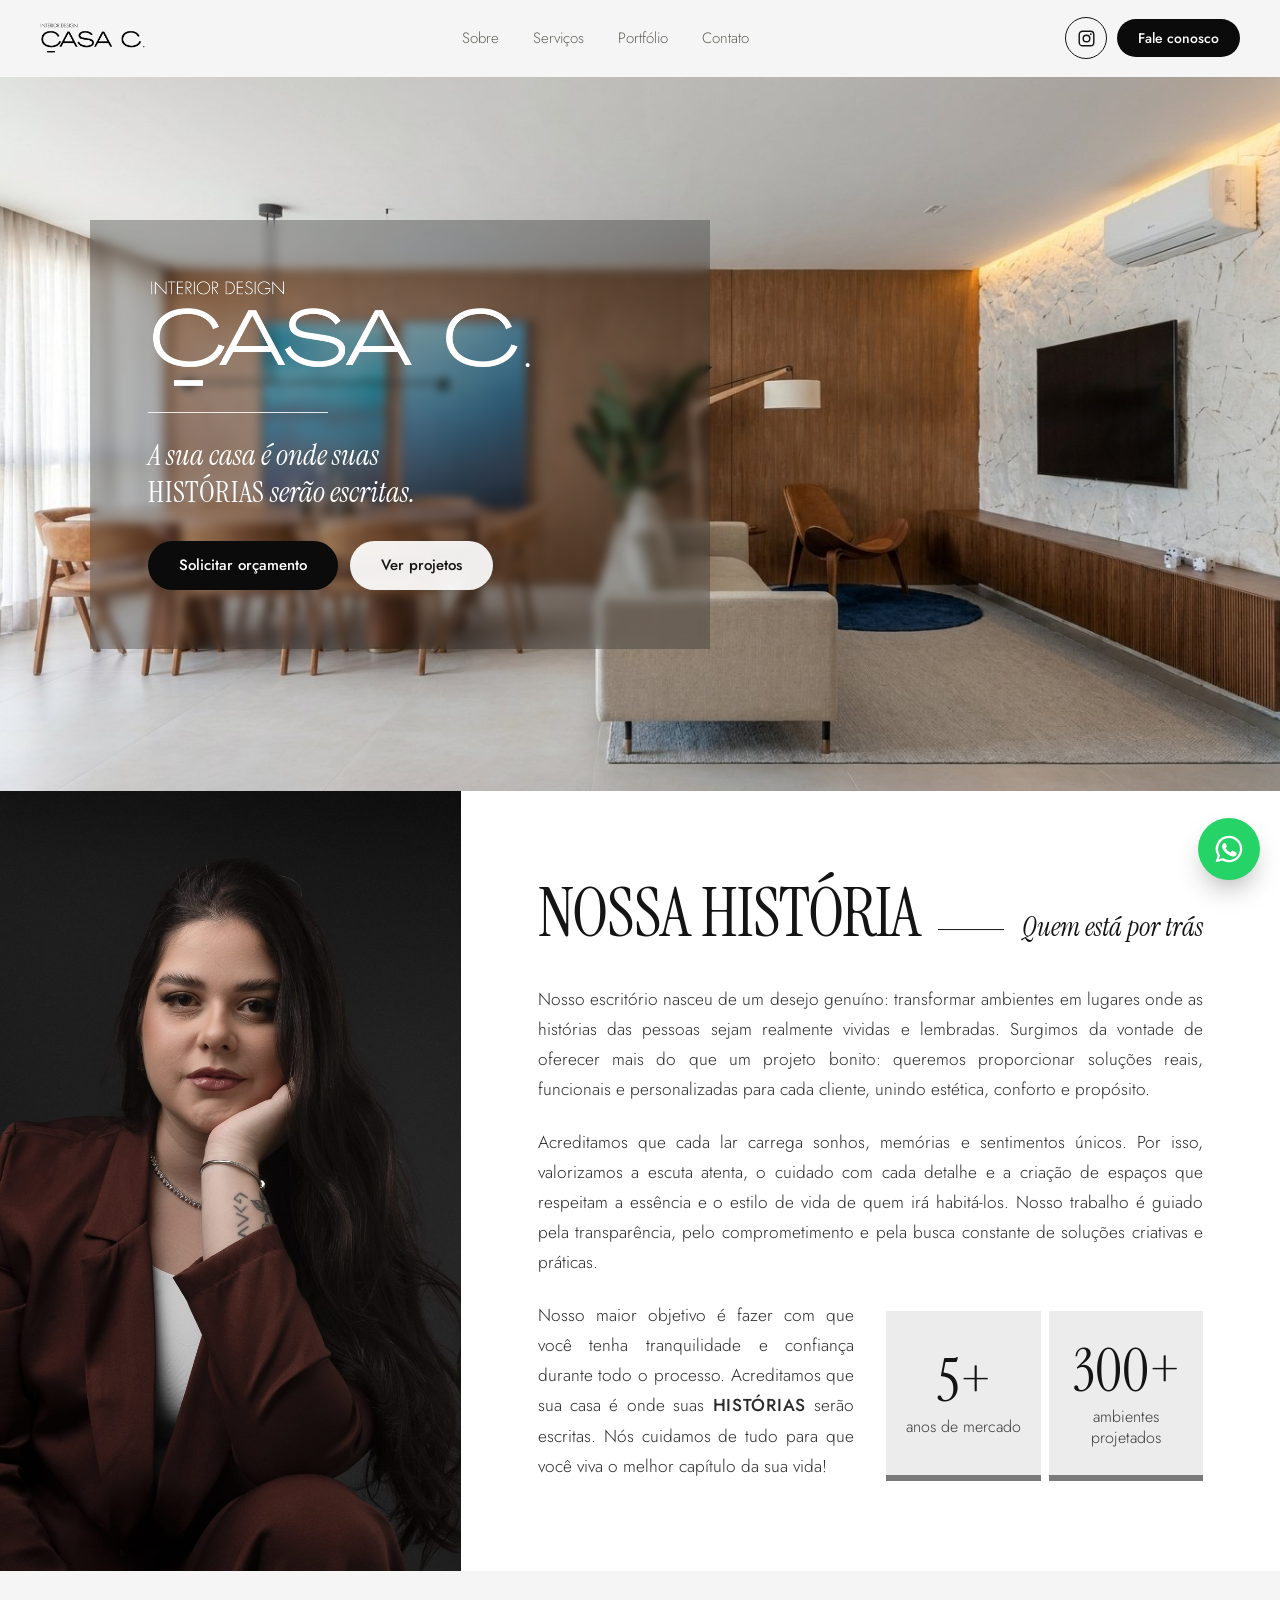
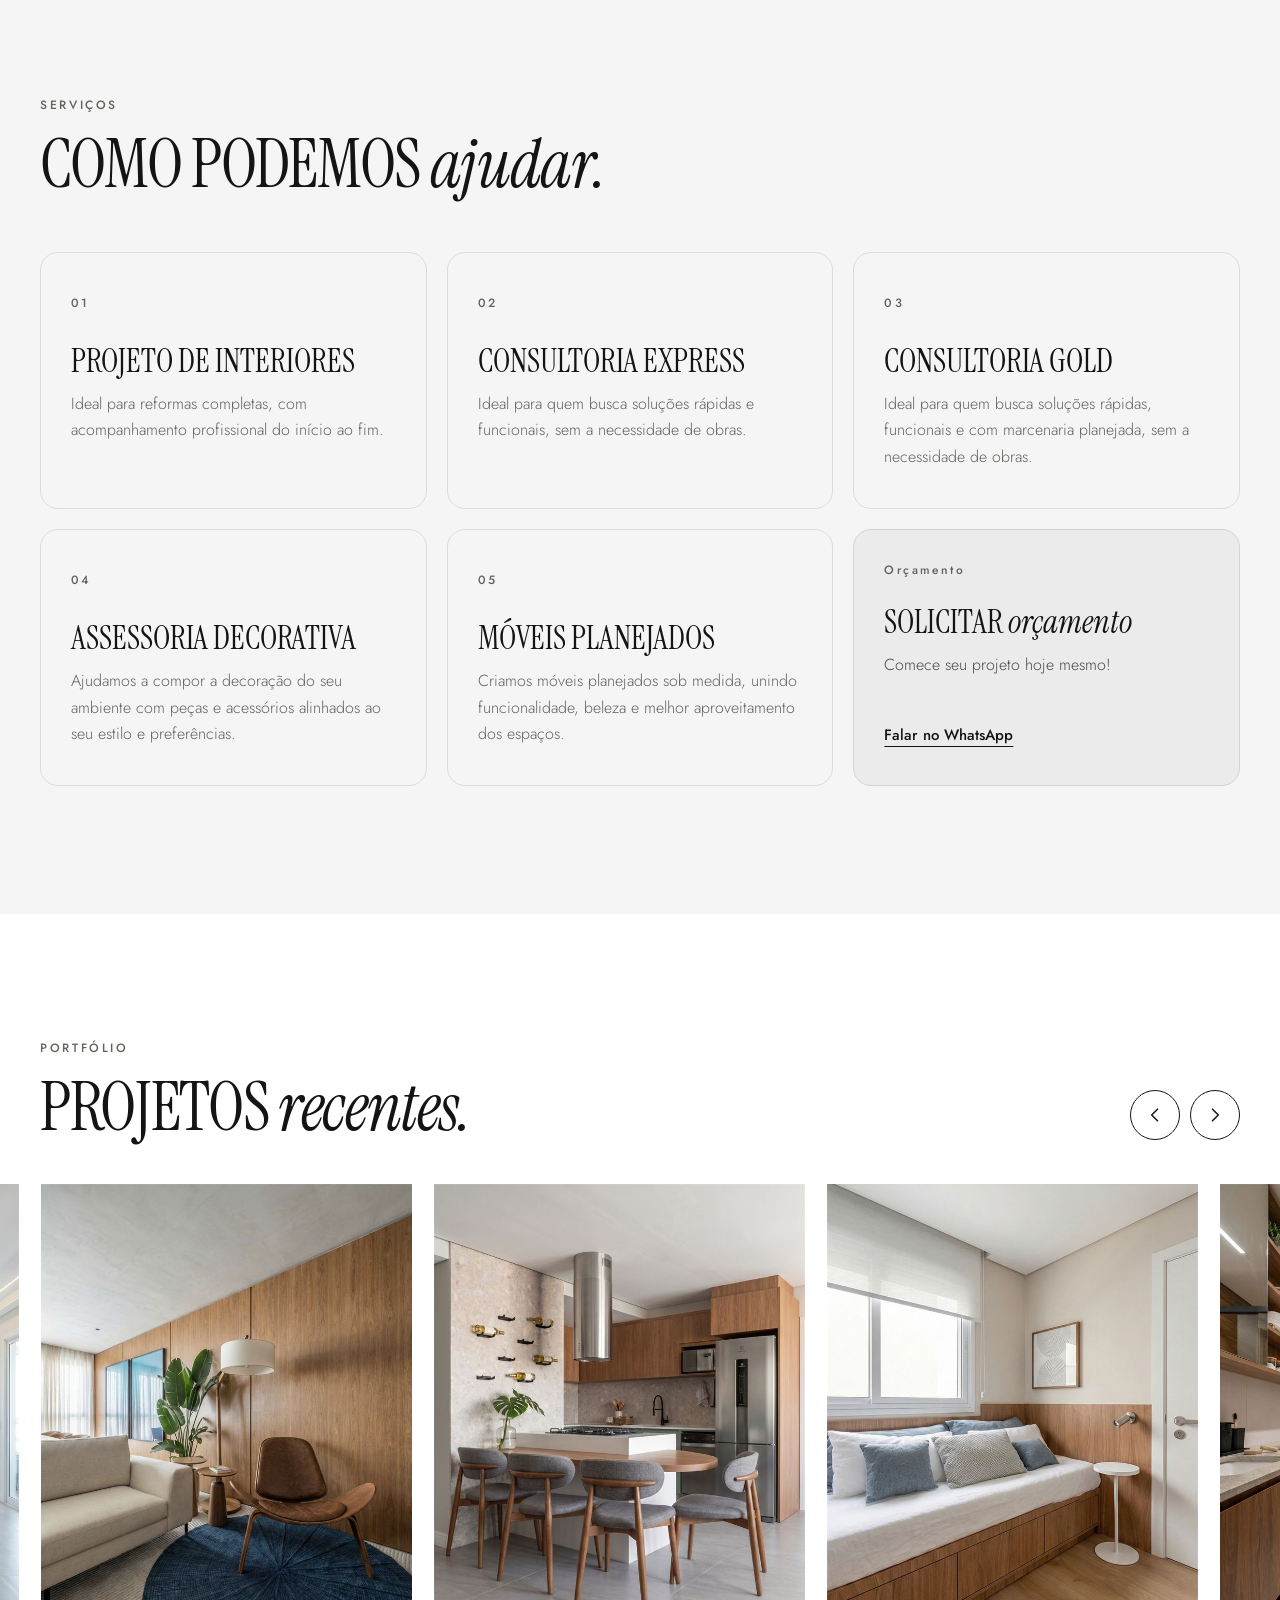
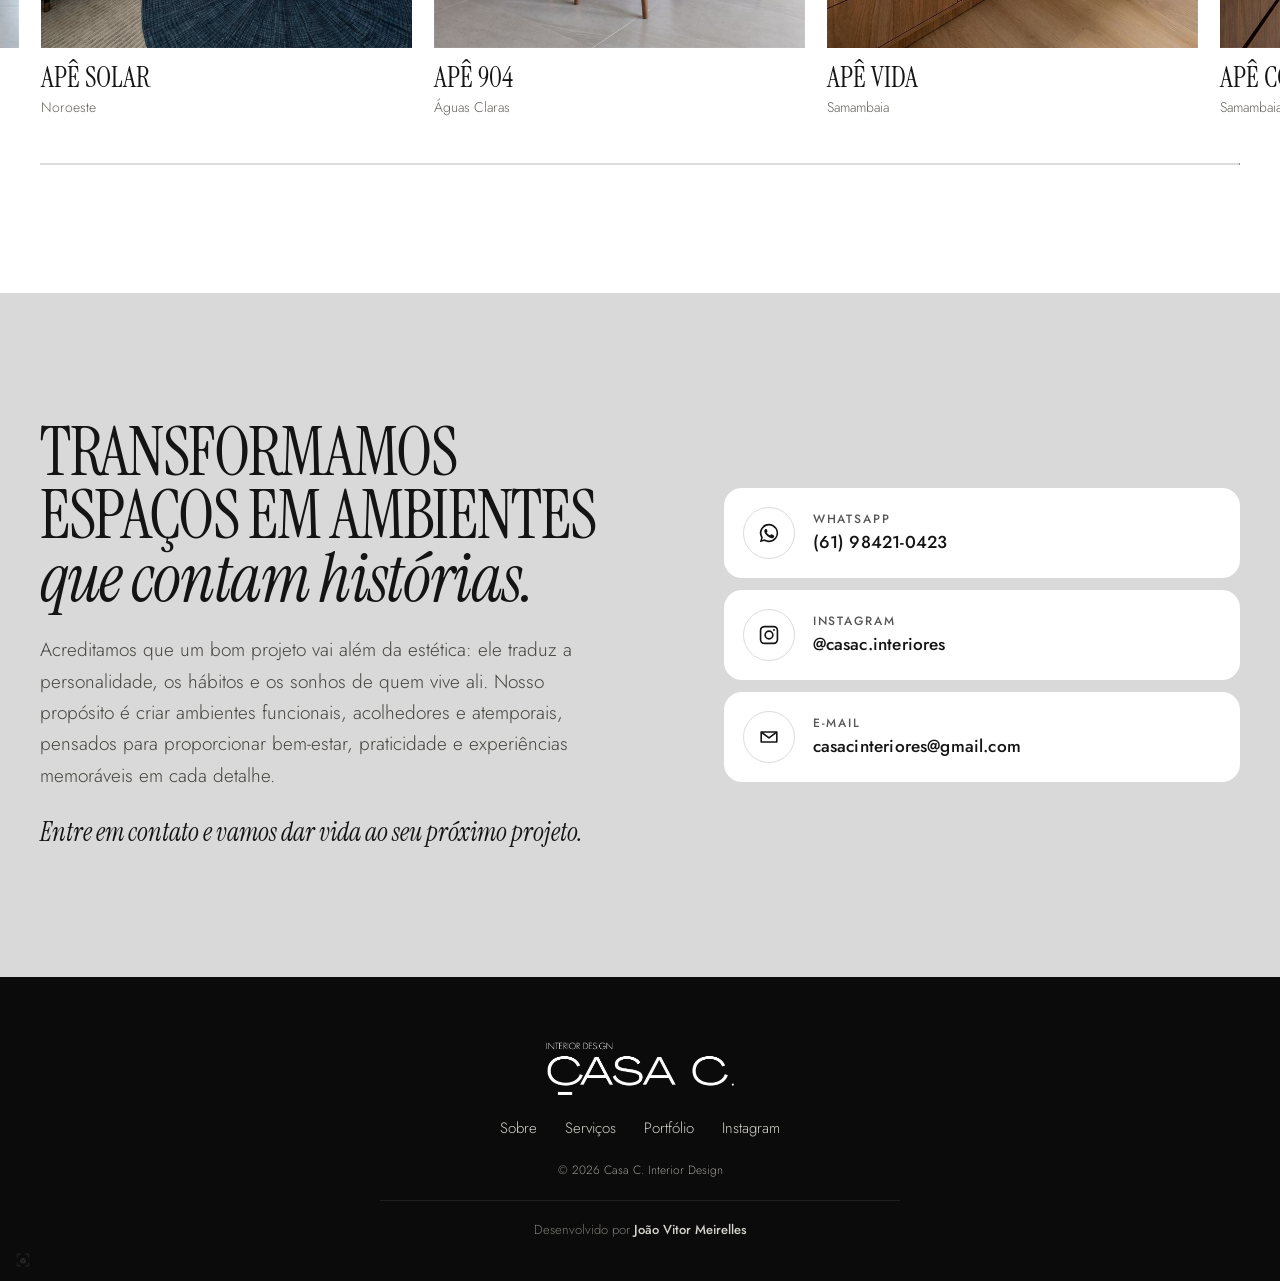
<file: index.html>
<!doctype html>
<html lang="pt-BR" class="no-js">
<head>
  <meta charset="utf-8">
  <meta name="viewport" content="width=device-width, initial-scale=1">
  <title>Casa C. Interior Design · Projetos de interiores</title>
  <meta name="description" content="Casa C. Interior Design: projetos de interiores residenciais e comerciais pensados para a sua rotina. Conheça também a CIA, agentes de IA para arquitetos.">
  <meta name="theme-color" content="#f5f5f5">
  <link rel="canonical" href="https://casacinteriores.com.br/">
  <meta property="og:type" content="website">
  <meta property="og:title" content="Casa C. Interior Design">
  <meta property="og:description" content="Projetos de interiores pensados para a sua rotina.">
  <meta property="og:url" content="https://casacinteriores.com.br/">
  <link rel="icon" href="img/casa-c-monograma.png" type="image/png">

  <link rel="preconnect" href="https://fonts.googleapis.com">
  <link rel="preconnect" href="https://fonts.gstatic.com" crossorigin>
  <link rel="stylesheet" href="https://fonts.googleapis.com/css2?family=Instrument+Serif:ital@0;1&family=Jost:wght@300;400;500;600&display=swap">
  <link rel="stylesheet" href="css/site.css">
</head>
<body>
  <!-- ===================== CABEÇALHO ===================== -->
  <header class="header" id="topo">
    <div class="container header__inner">
      <a href="#topo" class="header__brand" aria-label="Casa C. Interior Design — início">
        <img src="img/casa-c-logo.png" alt="Casa C. Interior Design" width="750" height="214">
      </a>
      <nav class="header__nav" aria-label="Principal">
        <a href="#sobre">Sobre</a>
        <a href="#servicos">Serviços</a>
        <a href="#portfolio">Portfólio</a>
        <a href="#contato">Contato</a>
      </nav>
      <div class="header__actions">
        <a href="#contato" class="header__icon js-instagram" target="_blank" rel="noopener" aria-label="Instagram da Casa C.">
          <svg viewBox="0 0 24 24" aria-hidden="true"><path fill="none" stroke="currentColor" stroke-width="1.8" d="M7 2.8h10A4.2 4.2 0 0121.2 7v10a4.2 4.2 0 01-4.2 4.2H7A4.2 4.2 0 012.8 17V7A4.2 4.2 0 017 2.8z"/><circle cx="12" cy="12" r="4.2" fill="none" stroke="currentColor" stroke-width="1.8"/><circle cx="17.4" cy="6.6" r="1.1" fill="currentColor"/></svg>
        </a>
        <a href="#contato" class="btn btn--dark btn--sm js-whatsapp" target="_blank" rel="noopener">Fale conosco</a>
      </div>
    </div>
  </header>

  <main>
    <!-- ===================== HERO: foto inteira com a logo e os botões ===================== -->
    <section class="hero">
      <h1 class="sr-only">Casa C. Interior Design: projetos de interiores residenciais e comerciais</h1>
      <div class="hero__center reveal">
        <div class="hero__mark">
          <img src="img/casa-c-logo-branca-transparente.png" alt="Casa C. Interior Design" width="750" height="214">
        </div>
        <span class="hero__rule" aria-hidden="true"></span>
        <p class="hero__tagline">A sua casa é onde suas <strong>histórias</strong> serão escritas.</p>
        <div class="hero__ctas">
          <a href="#contato" class="btn btn--dark js-whatsapp" target="_blank" rel="noopener">Solicitar orçamento</a>
          <a href="#portfolio" class="btn btn--light">Ver projetos</a>
        </div>
      </div>
    </section>

    <!-- ===================== SOBRE ===================== -->
    <section class="story" id="sobre">
      <figure class="story__photo reveal">
        <img src="img/carol.jpg" alt="Carol, designer de interiores da Casa C." width="1000" height="1500" loading="lazy">
      </figure>
      <div class="story__content reveal">
        <header class="story__head">
          <h2 class="story__title">Nossa história</h2>
          <span class="story__rule" aria-hidden="true"></span>
          <p class="story__kicker">Quem está por trás</p>
        </header>
        <p>Nosso escritório nasceu de um desejo genuíno: transformar ambientes em lugares onde as histórias das pessoas sejam realmente vividas e lembradas. Surgimos da vontade de oferecer mais do que um projeto bonito: queremos proporcionar soluções reais, funcionais e personalizadas para cada cliente, unindo estética, conforto e propósito.</p>
        <p>Acreditamos que cada lar carrega sonhos, memórias e sentimentos únicos. Por isso, valorizamos a escuta atenta, o cuidado com cada detalhe e a criação de espaços que respeitam a essência e o estilo de vida de quem irá habitá-los. Nosso trabalho é guiado pela transparência, pelo comprometimento e pela busca constante de soluções criativas e práticas.</p>
        <div class="story__bottom">
          <p>Nosso maior objetivo é fazer com que você tenha tranquilidade e confiança durante todo o processo. Acreditamos que sua casa é onde suas <strong>histórias</strong> serão escritas. Nós cuidamos de tudo para que você viva o melhor capítulo da sua vida!</p>
          <ul class="story__stats">
            <li><strong>5+</strong><span>anos de mercado</span></li>
            <li><strong>300+</strong><span>ambientes projetados</span></li>
          </ul>
        </div>
      </div>
    </section>

    <!-- ===================== SERVIÇOS ===================== -->
    <section class="section" id="servicos">
      <div class="container">
        <header class="section__head reveal">
          <p class="eyebrow">Serviços</p>
          <h2 class="display display--md">Como podemos <em>ajudar.</em></h2>
        </header>
        <div class="services">
          <article class="service reveal">
            <span class="service__num">01</span>
            <h3>Projeto de interiores</h3>
            <p>Ideal para reformas completas, com acompanhamento profissional do início ao fim.</p>
          </article>
          <article class="service reveal">
            <span class="service__num">02</span>
            <h3>Consultoria Express</h3>
            <p>Ideal para quem busca soluções rápidas e funcionais, sem a necessidade de obras.</p>
          </article>
          <article class="service reveal">
            <span class="service__num">03</span>
            <h3>Consultoria Gold</h3>
            <p>Ideal para quem busca soluções rápidas, funcionais e com marcenaria planejada, sem a necessidade de obras.</p>
          </article>
          <article class="service reveal">
            <span class="service__num">04</span>
            <h3>Assessoria decorativa</h3>
            <p>Ajudamos a compor a decoração do seu ambiente com peças e acessórios alinhados ao seu estilo e preferências.</p>
          </article>
          <article class="service reveal">
            <span class="service__num">05</span>
            <h3>Móveis planejados</h3>
            <p>Criamos móveis planejados sob medida, unindo funcionalidade, beleza e melhor aproveitamento dos espaços.</p>
          </article>
          <a class="service service--cta reveal js-whatsapp" href="#contato" target="_blank" rel="noopener">
            <span class="service__num">Orçamento</span>
            <h3>Solicitar <em>orçamento</em></h3>
            <p>Comece seu projeto hoje mesmo!</p>
            <span class="service__go">Falar no WhatsApp</span>
          </a>
        </div>
      </div>
    </section>

    <!-- ===================== PORTFÓLIO: carrossel de projetos (dados em js/projects.js) ===================== -->
    <section class="section section--white portfolio" id="portfolio">
      <div class="container portfolio__top reveal">
        <header class="section__head">
          <p class="eyebrow">Portfólio</p>
          <h2 class="display display--md">Projetos <em>recentes.</em></h2>
        </header>
        <div class="carousel__nav">
          <button type="button" class="carousel__btn" id="carouselPrev" aria-label="Projetos anteriores">
            <svg viewBox="0 0 24 24" aria-hidden="true"><path d="M15 5l-7 7 7 7"/></svg>
          </button>
          <button type="button" class="carousel__btn" id="carouselNext" aria-label="Próximos projetos">
            <svg viewBox="0 0 24 24" aria-hidden="true"><path d="M9 5l7 7-7 7"/></svg>
          </button>
        </div>
      </div>
      <div class="carousel reveal" id="carousel" aria-label="Projetos da Casa C. Arraste para o lado para ver mais.">
        <div class="carousel__track" id="carouselTrack">
          <!-- preenchido por js/portfolio.js -->
        </div>
      </div>
      <div class="container">
        <div class="carousel__progress" aria-hidden="true"><span id="carouselBar"></span></div>
      </div>
    </section>

    <!-- ===================== CONTATO ===================== -->
    <section class="section contact" id="contato">
      <div class="container contact__grid">
        <div class="contact__text reveal">
          <h2 class="display display--md">Transformamos espaços em ambientes <em>que contam histórias.</em></h2>
          <p class="lead">Acreditamos que um bom projeto vai além da estética: ele traduz a personalidade, os hábitos e os sonhos de quem vive ali. Nosso propósito é criar ambientes funcionais, acolhedores e atemporais, pensados para proporcionar bem-estar, praticidade e experiências memoráveis em cada detalhe.</p>
          <p class="contact__cta">Entre em contato e vamos dar vida ao seu próximo projeto.</p>
        </div>
        <div class="contact__cards reveal">
          <a class="contact__card js-whatsapp" href="#contato" target="_blank" rel="noopener">
            <span class="contact__icon"><svg viewBox="0 0 24 24" aria-hidden="true"><path fill="currentColor" d="M12 2a10 10 0 00-8.6 15.1L2 22l5-1.3A10 10 0 1012 2zm0 18.2a8.2 8.2 0 01-4.2-1.2l-.3-.2-3 .8.8-2.9-.2-.3A8.2 8.2 0 1112 20.2zm4.5-6.1c-.2-.1-1.5-.7-1.7-.8s-.4-.1-.6.1-.7.8-.8 1-.3.2-.5.1a6.7 6.7 0 01-3.3-2.9c-.3-.4.3-.4.7-1.3a.5.5 0 000-.5l-.8-1.8c-.2-.5-.4-.4-.6-.4h-.5a1 1 0 00-.7.3 3 3 0 00-.9 2.2 5.2 5.2 0 001.1 2.8 11.9 11.9 0 004.6 4c1.7.7 2.4.8 3.2.7a2.8 2.8 0 001.8-1.3 2.3 2.3 0 00.2-1.3c-.1-.1-.3-.2-.5-.3z"/></svg></span>
            <span class="contact__info"><small>WhatsApp</small><strong>(61) 98421-0423</strong></span>
          </a>
          <a class="contact__card js-instagram" href="#contato" target="_blank" rel="noopener">
            <span class="contact__icon"><svg viewBox="0 0 24 24" aria-hidden="true"><path fill="none" stroke="currentColor" stroke-width="1.8" d="M7 2.8h10A4.2 4.2 0 0121.2 7v10a4.2 4.2 0 01-4.2 4.2H7A4.2 4.2 0 012.8 17V7A4.2 4.2 0 017 2.8z"/><circle cx="12" cy="12" r="4.2" fill="none" stroke="currentColor" stroke-width="1.8"/><circle cx="17.4" cy="6.6" r="1.1" fill="currentColor"/></svg></span>
            <span class="contact__info"><small>Instagram</small><strong>@casac.interiores</strong></span>
          </a>
          <a class="contact__card js-email" href="mailto:casacinteriores@gmail.com">
            <span class="contact__icon"><svg viewBox="0 0 24 24" aria-hidden="true"><path fill="none" stroke="currentColor" stroke-width="1.8" stroke-linejoin="round" d="M3.5 6.5h17v11h-17z"/><path fill="none" stroke="currentColor" stroke-width="1.8" stroke-linecap="round" stroke-linejoin="round" d="M4 7l8 6 8-6"/></svg></span>
            <span class="contact__info"><small>E-mail</small><strong>casacinteriores@gmail.com</strong></span>
          </a>
        </div>
      </div>
    </section>
  </main>

  <footer class="footer">
    <div class="container footer__inner">
      <img src="img/casa-c-logo-branca.png" alt="Casa C. Interior Design" class="footer__logo" width="750" height="216" loading="lazy">
      <nav class="footer__links" aria-label="Rodapé">
        <a href="#sobre">Sobre</a>
        <a href="#servicos">Serviços</a>
        <a href="#portfolio">Portfólio</a>
        <a href="#contato" class="js-instagram" target="_blank" rel="noopener">Instagram</a>
      </nav>
      <small>© <span id="year">2026</span> Casa C. Interior Design</small>
      <p class="footer__credit">Desenvolvido por <strong>João Vitor Meirelles</strong></p>
    </div>
    <a href="ciagems/" class="footer__egg" target="_blank" rel="noopener" aria-label="Ciagems" title="Ciagems"><svg viewBox="0 0 100 100" aria-hidden="true"><path d="M18 36V18h18M64 18h18v18M82 64v18H64M36 82H18V64" fill="none" stroke="currentColor" stroke-width="5"/><path d="M50 37.5l14.5 7.3L50 52.2l-14.5-7.4z M34 48.6l14.2 7.4V71L34 62.8z M66 48.6L51.8 56V71L66 62.8z" fill="currentColor"/></svg></a>
  </footer>

  <a href="#contato" class="whatsapp-float js-whatsapp" target="_blank" rel="noopener" aria-label="Conversar no WhatsApp">
    <svg viewBox="0 0 24 24" aria-hidden="true"><path fill="currentColor" d="M12 2a10 10 0 00-8.6 15.1L2 22l5-1.3A10 10 0 1012 2zm0 18.2a8.2 8.2 0 01-4.2-1.2l-.3-.2-3 .8.8-2.9-.2-.3A8.2 8.2 0 1112 20.2zm4.5-6.1c-.2-.1-1.5-.7-1.7-.8s-.4-.1-.6.1-.7.8-.8 1-.3.2-.5.1a6.7 6.7 0 01-3.3-2.9c-.3-.4.3-.4.7-1.3a.5.5 0 000-.5l-.8-1.8c-.2-.5-.4-.4-.6-.4h-.5a1 1 0 00-.7.3 3 3 0 00-.9 2.2 5.2 5.2 0 001.1 2.8 11.9 11.9 0 004.6 4c1.7.7 2.4.8 3.2.7a2.8 2.8 0 001.8-1.3 2.3 2.3 0 00.2-1.3c-.1-.1-.3-.2-.5-.3z"/></svg>
  </a>

  <button type="button" class="to-top" id="toTop" aria-label="Voltar ao início">
    <svg viewBox="0 0 24 24" aria-hidden="true"><path d="M12 19V5M5 12l7-7 7 7"/></svg>
  </button>

  <script src="js/config.js"></script>
  <script src="js/projects.js"></script>
  <script src="js/site.js" defer></script>
  <script src="js/portfolio.js" defer></script>
</body>
</html>
</file>
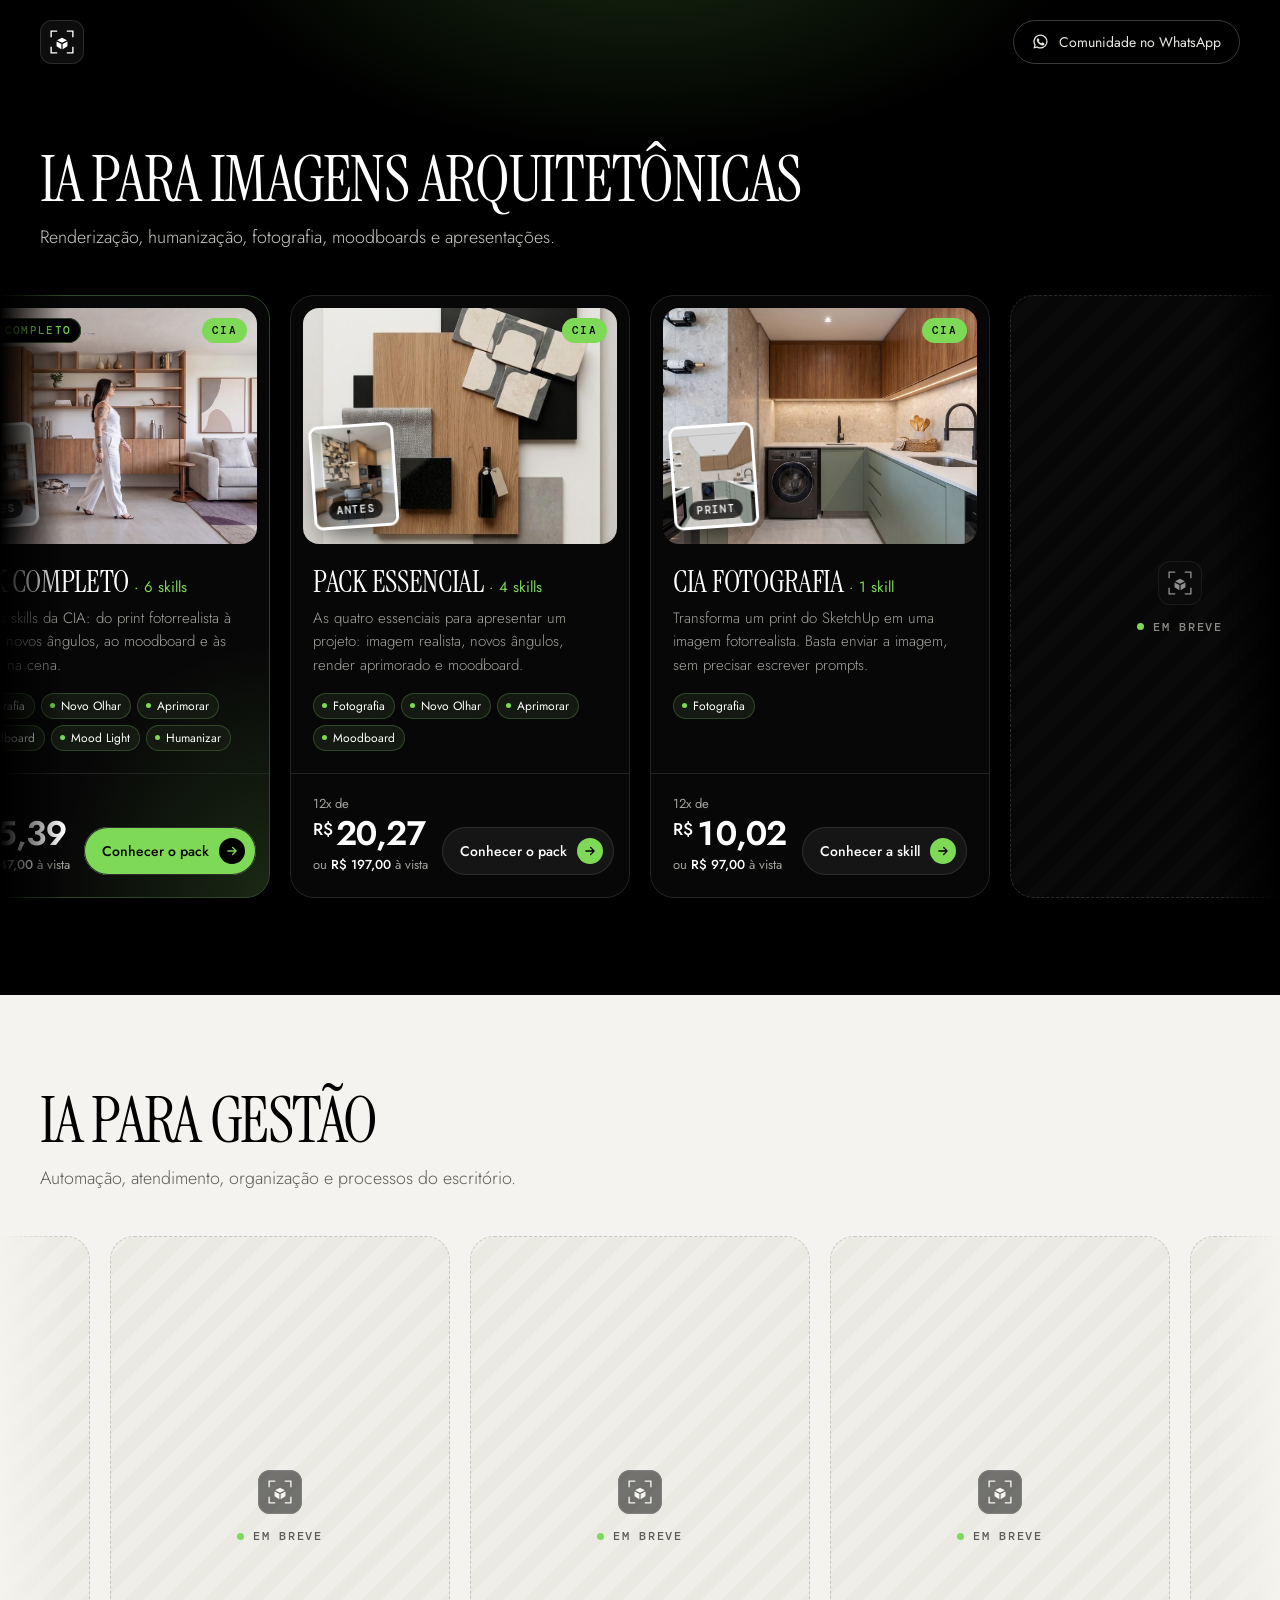
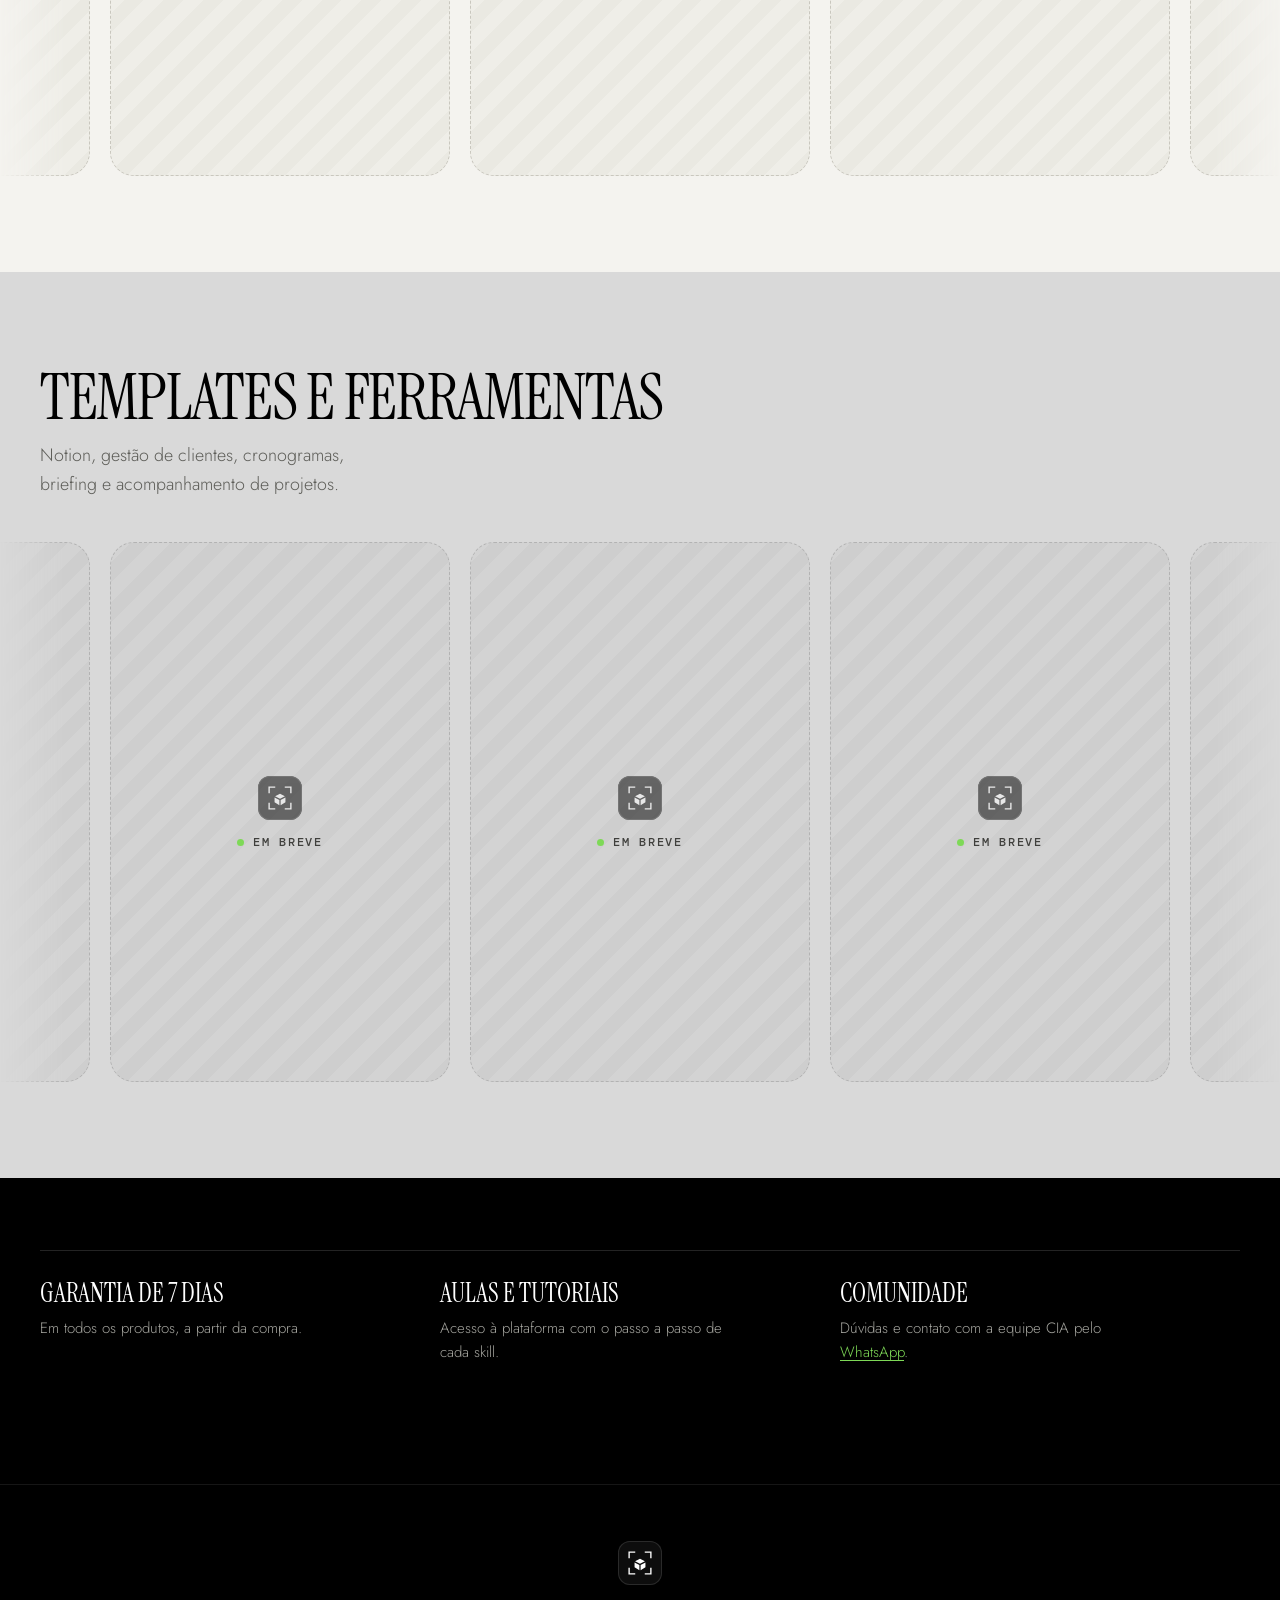
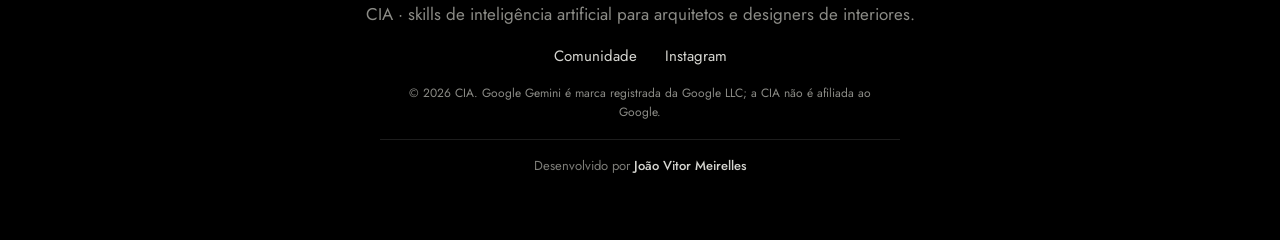
<file: ciagems/index.html>
<!doctype html>
<html lang="pt-BR">
<head>
  <meta charset="utf-8">
  <!-- Vitrine da CIA em /ciagems/. Sem a barra final, os caminhos relativos (assets/, pack6skills/…)
       apontariam para a raiz do domínio; então completamos a barra. -->
  <script>
    if (!/\/$|\.html?$/.test(location.pathname)) location.replace(location.pathname + "/" + location.search + location.hash);
  </script>
  <meta name="viewport" content="width=device-width, initial-scale=1">
  <title>CIA · Skills de IA para arquitetos</title>
  <link rel="canonical" href="https://casacinteriores.com.br/ciagems/">
  <meta name="description" content="Skills de inteligência artificial para o Gemini que transformam o print do seu projeto em imagens incríveis. Escolha entre o pack com 6 skills, o pack com 4 skills ou a CIA Fotografia.">
  <meta name="theme-color" content="#000000">
  <meta property="og:type" content="website">
  <meta property="og:title" content="CIA · Skills de IA para arquitetos">
  <meta property="og:description" content="Pack com 6 skills, pack com 4 skills ou só a CIA Fotografia. Escolha o seu.">
  <meta property="og:url" content="https://casacinteriores.com.br/ciagems/">
  <meta property="og:image" content="https://casacinteriores.com.br/ciagems/assets/img/og-cover.jpg">
  <link rel="icon" href="assets/img/icon.svg" type="image/svg+xml">

  <link rel="preconnect" href="https://fonts.googleapis.com">
  <link rel="preconnect" href="https://fonts.gstatic.com" crossorigin>
  <link rel="stylesheet" href="https://fonts.googleapis.com/css2?family=Instrument+Serif:ital@0;1&family=Jost:wght@300;400;500;600&family=DM+Mono:wght@400;500&display=swap">
  <style>
    /* Paleta oficial da CIA: #000000 · #ffffff · #7ed957 · #f4f3ef */
    :root {
      --black: #000;
      --white: #fff;
      --green: #7ed957;
      --cream: #f4f3ef;
      --ink: #0b0b0b;
      --text: #e9e8e3;
      --muted: #a3a39d;
      --line: #232323;
      --serif: "Instrument Serif", "Times New Roman", serif;
      --sans: "Jost", system-ui, -apple-system, "Segoe UI", sans-serif;
      --mono: "DM Mono", ui-monospace, Consolas, monospace;
      --ease: cubic-bezier(.16, 1, .3, 1);
    }

    *, *::before, *::after { box-sizing: border-box; }
    html { scroll-behavior: smooth; -webkit-text-size-adjust: 100%; scrollbar-color: #2e2e2e var(--black); }
    body { margin: 0; background: var(--black); color: var(--text); font: 400 17px/1.6 var(--sans); overflow-x: hidden; }
    ::selection { background: var(--green); color: var(--black); }
    img { display: block; max-width: 100%; height: auto; }
    a { color: inherit; }
    h1, h2, p { margin: 0; }
    :focus-visible { outline: 2px solid var(--green); outline-offset: 4px; border-radius: 6px; }

    .container { width: min(1200px, 100% - 40px); margin-inline: auto; }
    .brand-mark { width: 44px; height: 44px; border-radius: 12px; background: #0d0d0d; box-shadow: inset 0 0 0 1px #2a2a2a; color: var(--white); display: grid; place-items: center; flex: none; }
    .brand-mark svg { width: 34px; height: 34px; }

    /* ---------- Topo ---------- */
    .header { position: absolute; inset: 0 0 auto; z-index: 10; }
    .header__inner { display: flex; align-items: center; justify-content: space-between; height: 84px; }
    .header__link { display: inline-flex; align-items: center; gap: 10px; font-size: 14px; text-decoration: none; padding: 10px 18px; border: 1.5px solid #3a3a3a; border-radius: 999px; transition: border-color .25s, background .25s, color .25s; }
    .header__link:hover { border-color: var(--green); color: var(--green); }
    .header__link svg { width: 17px; height: 17px; }

    .visually-hidden { position: absolute; width: 1px; height: 1px; overflow: hidden; clip-path: inset(50%); white-space: nowrap; }

    /* ---------- Categorias ---------- */
    main { position: relative; isolation: isolate; }
    main::before { content: ""; position: absolute; inset: -84px 0 auto; height: 560px; z-index: -1; background: radial-gradient(50% 60% at 50% 0%, rgba(126,217,87,.2), transparent 70%); }
    /* Cada categoria tem a sua cor: preto e creme da CIA, cinza da Casa C. (#d9d9d9); o verde fica nos detalhes */
    .cat { padding: 96px 0 72px; }
    .cat:first-of-type { padding-top: 150px; }
    .cat--cream { background: var(--cream); color: var(--ink); }
    .cat--light { background: #d9d9d9; color: var(--ink); }
    .cat--cream .cat__head h2, .cat--light .cat__head h2 { color: var(--black); }
    .cat--cream .cat__head p, .cat--light .cat__head p { color: #5d5d58; }
    .cat__head { margin-bottom: 30px; }
    .cat__head h2 { font: 400 clamp(38px, 5vw, 64px)/.95 var(--serif); letter-spacing: -.02em; text-transform: uppercase; color: var(--white); text-wrap: balance; }
    .cat__head p { margin-top: 12px; font-size: clamp(16px, 1.4vw, 18px); font-weight: 300; color: #c9c9c4; max-width: 60ch; text-wrap: balance; }

    /* Faixa arrastável (mesmo gesto do feedback das landings), sem andar sozinha */
    .marquee { position: relative; overflow: hidden; cursor: grab; touch-action: pan-y; user-select: none; -webkit-user-select: none;
      -webkit-mask-image: linear-gradient(90deg, transparent, #000 5%, #000 95%, transparent); mask-image: linear-gradient(90deg, transparent, #000 5%, #000 95%, transparent); }
    .marquee.is-dragging { cursor: grabbing; }
    .marquee.is-dragging .item { pointer-events: none; }
    .marquee img { -webkit-user-drag: none; }
    .marquee .shelf { padding-inline: max(20px, (100% - 1200px) / 2); }
    .marquee:not(.is-draggable) { cursor: auto; -webkit-mask-image: none; mask-image: none; }
    /* Quando os produtos cabem na tela, ficam centralizados */
    .marquee:not(.is-draggable) .shelf { margin-inline: auto; }

    /* ---------- Cartões de produto ---------- */
    .shelf { list-style: none; padding: 14px 0 24px; margin: 0; display: flex; gap: 20px; width: max-content; will-change: transform; }
    .shelf > li { display: flex; flex: none; width: 340px; }
    .item { position: relative; display: flex; flex-direction: column; width: 100%; min-height: 540px; text-decoration: none; color: inherit; border: 1px solid var(--line); border-radius: 24px; background: #070707; overflow: hidden; transition: border-color .5s var(--ease), transform .6s var(--ease), box-shadow .6s var(--ease); }
    .item:hover { border-color: #3d5c30; transform: translateY(-4px); box-shadow: 0 30px 60px -30px rgba(0,0,0,.95); }
    .item:focus-visible { outline-offset: 6px; border-radius: 24px; }

    /* Destaque do pack completo */
    .item--featured { border-color: #2f4726; background: radial-gradient(90% 60% at 100% 100%, rgba(126,217,87,.16), transparent 70%), #070707; }

    .item__media { position: relative; margin: 12px 12px 0; border-radius: 16px; overflow: hidden; background: #151515; aspect-ratio: 4 / 3; }
    .item__media > img { width: 100%; height: 100%; object-fit: cover; transform: scale(1.02); transition: transform 1.2s var(--ease); }
    .item:hover .item__media > img { transform: scale(1.08); }
    /* Miniatura do print original: mostra de onde a imagem saiu */
    .item__print { position: absolute; left: 12px; bottom: 12px; width: 27%; border-radius: 9px; overflow: hidden; border: 3px solid var(--white); box-shadow: 0 14px 30px -10px rgba(0,0,0,.7); transform: rotate(-4deg); transform-origin: bottom left; transition: transform .7s var(--ease); }
    .item__print img { aspect-ratio: 4 / 5; width: 100%; object-fit: cover; }
    .item:hover .item__print { transform: rotate(0deg) translateY(-4px) scale(1.06); }
    .tag { position: absolute; font: 500 11px/1 var(--mono); letter-spacing: .12em; text-transform: uppercase; padding: 7px 10px; border-radius: 999px; }
    .tag--print { left: 50%; bottom: 6px; transform: translateX(-50%); background: rgba(0,0,0,.72); color: var(--white); letter-spacing: .08em; padding: 4px 7px; }
    .tag--cia { right: 10px; top: 10px; background: var(--green); color: var(--black); }
    .tag--star { left: 10px; top: 10px; background: var(--black); color: var(--green); box-shadow: inset 0 0 0 1px #2f4726; }

    .item__body { flex: 1; padding: 22px 22px 22px; }
    .item h3 { margin: 0; font: 400 30px/1.05 var(--serif); text-transform: uppercase; letter-spacing: -.01em; color: var(--white); }
    .item h3 span { font: 400 15px/1 var(--sans); text-transform: none; letter-spacing: 0; color: var(--green); white-space: nowrap; }
    .item__desc { margin-top: 10px; color: var(--muted); font-weight: 300; font-size: 15px; line-height: 1.55; }
    .skills { list-style: none; padding: 0; margin: 16px 0 0; display: flex; flex-wrap: wrap; gap: 6px; }
    .skills li { font-size: 12px; line-height: 1; padding: 7px 10px 7px 9px; border-radius: 999px; display: inline-flex; align-items: center; gap: 6px; color: var(--white); background: #141a11; box-shadow: inset 0 0 0 1px #2f4726; }
    .skills li::before { content: ""; width: 5px; height: 5px; border-radius: 50%; background: var(--green); }

    .item__buy { padding: 20px 22px 22px; display: flex; align-items: flex-end; justify-content: space-between; gap: 14px; }
    .item__body + .item__buy { border-top: 1px solid var(--line); }
    .item__times { font-size: 13px; color: var(--muted); }
    .item__price { margin-top: 2px; font: 600 34px/1 var(--sans); color: var(--white); letter-spacing: -.03em; font-variant-numeric: tabular-nums; }
    .item__price span { font-size: .5em; font-weight: 500; vertical-align: .55em; margin-right: 3px; letter-spacing: 0; }
    .item__cash { margin-top: 4px; font-size: 13px; color: var(--muted); white-space: nowrap; }
    .item__cash strong { color: var(--white); font-weight: 500; }
    .item__go { display: inline-flex; align-items: center; gap: 10px; padding: 11px 11px 11px 18px; border-radius: 999px; font: 500 14px/1 var(--sans); background: #151515; color: var(--white); box-shadow: inset 0 0 0 1px #2c2c2c; white-space: nowrap; transition: background .4s var(--ease), color .4s var(--ease); }
    .item__go svg { width: 26px; height: 26px; padding: 6px; border-radius: 50%; background: var(--green); color: var(--black); flex: none; transition: transform .5s var(--ease); }
    .item:hover .item__go, .item--featured .item__go { background: var(--green); color: var(--black); }
    .item:hover .item__go svg, .item--featured .item__go svg { background: var(--black); color: var(--green); }
    .item:hover .item__go svg { transform: rotate(-45deg); }

    /* Caixas "em breve": guardam o lugar dos próximos produtos */
    .item--soon { align-items: center; justify-content: center; gap: 16px; border-style: dashed; border-color: #2a2a2a; background: repeating-linear-gradient(135deg, #070707 0 14px, #0a0a0a 14px 28px); }
    .item--soon:hover { transform: none; box-shadow: none; border-color: #2a2a2a; }
    .item--soon .brand-mark { opacity: .55; }
    .item--soon p { display: inline-flex; align-items: center; gap: 9px; font: 500 12px/1 var(--mono); letter-spacing: .14em; text-transform: uppercase; color: #8b8b86; }
    .item--soon p::before { content: ""; width: 7px; height: 7px; border-radius: 50%; background: var(--green); }
    .cat--cream .item--soon, .cat--cream .item--soon:hover { border-color: #c9c7be; background: #ecebe5 repeating-linear-gradient(135deg, #efeee8 0 14px, #eae9e2 14px 28px); }
    .cat--cream .item--soon p { color: #5d5d58; }
    .cat--light .item--soon, .cat--light .item--soon:hover { border-color: #b3b3b3; background: #d0d0d0 repeating-linear-gradient(135deg, #d3d3d3 0 14px, #cecece 14px 28px); }
    .cat--light .item--soon p { color: #3f3f3c; }

    /* ---------- Garantias ---------- */
    .promise { list-style: none; padding: 0; margin: 72px 0 0; display: grid; grid-template-columns: repeat(3, 1fr); border-top: 1px solid var(--line); }
    .promise li { padding: 28px 24px 0 0; }
    .promise strong { display: block; font: 400 26px/1.1 var(--serif); color: var(--white); text-transform: uppercase; }
    .promise span { display: block; margin-top: 8px; color: var(--muted); font-weight: 300; font-size: 15px; max-width: 34ch; }
    .promise a { color: var(--green); text-underline-offset: 3px; }

    /* ---------- Rodapé ---------- */
    .footer { margin-top: 120px; border-top: 1px solid #161616; padding: 56px 0 64px; color: #8b8b86; }
    .footer__inner { display: grid; gap: 16px; justify-items: center; text-align: center; }
    .footer__links { display: flex; flex-wrap: wrap; justify-content: center; gap: 10px 28px; }
    .footer__links a { text-decoration: none; color: #d6d6d1; font-size: 15px; }
    .footer__links a:hover { color: var(--green); }
    .footer small { font-size: 12px; max-width: 70ch; }
    .footer__credit { font-size: 13px; color: #7d7d78; padding-top: 16px; border-top: 1px solid #1d1d1d; width: min(520px, 100%); }
    .footer__credit strong { color: #d6d6d1; font-weight: 500; }

    /* ---------- Entrada (os cards já estão visíveis; o movimento só refina) ---------- */
    @keyframes rise { from { opacity: .001; transform: translateY(28px); filter: blur(6px); } }
    .cat { animation: rise 1.1s var(--ease) both; }
    .cat:nth-of-type(2) { animation-delay: .1s; }
    .cat:nth-of-type(3) { animation-delay: .2s; }

    /* ---------- Responsivo ---------- */
    @media (max-width: 700px) {
      body { font-size: 16px; }
      .container { width: calc(100% - 32px); }
      .header__inner { height: 70px; }
      .header__link { padding: 9px 14px; font-size: 13px; }
      .cat { padding: 64px 0 48px; }
      .cat:first-of-type { padding-top: 110px; }
      .cat__head { margin-bottom: 22px; }
      .shelf { gap: 14px; }
      .shelf > li { width: 286px; }
      .marquee .shelf { padding-inline: 16px; }
      .item { min-height: 520px; }
      .promise { grid-template-columns: 1fr; gap: 24px; }
      .footer { margin-top: 88px; }
    }
    @media (prefers-reduced-motion: reduce) {
      html { scroll-behavior: auto; }
      *, *::before, *::after { animation: none !important; transition-duration: .01ms !important; }
    }
  </style>
</head>
<body>
  <svg width="0" height="0" style="position:absolute" aria-hidden="true">
    <symbol id="cia-icon" viewBox="0 0 100 100">
      <path d="M18 36V18h18M64 18h18v18M82 64v18H64M36 82H18V64" fill="none" stroke="currentColor" stroke-width="4"/>
      <path d="M50 37.5l14.5 7.3L50 52.2l-14.5-7.4z M34 48.6l14.2 7.4V71L34 62.8z M66 48.6L51.8 56V71L66 62.8z" fill="currentColor"/>
    </symbol>
    <symbol id="wa-icon" viewBox="0 0 24 24">
      <path fill="currentColor" d="M12 2a10 10 0 00-8.6 15.1L2 22l5-1.3A10 10 0 1012 2zm0 18.2a8.2 8.2 0 01-4.2-1.2l-.3-.2-3 .8.8-2.9-.2-.3A8.2 8.2 0 1112 20.2zm4.5-6.1c-.2-.1-1.5-.7-1.7-.8s-.4-.1-.6.1-.7.8-.8 1-.3.2-.5.1a6.7 6.7 0 01-3.3-2.9c-.3-.4.3-.4.7-1.3a.5.5 0 000-.5l-.8-1.8c-.2-.5-.4-.4-.6-.4h-.5a1 1 0 00-.7.3 3 3 0 00-.9 2.2 5.2 5.2 0 001.1 2.8 11.9 11.9 0 004.6 4c1.7.7 2.4.8 3.2.7a2.8 2.8 0 001.8-1.3 2.3 2.3 0 00.2-1.3c-.1-.1-.3-.2-.5-.3z"/>
    </symbol>
    <symbol id="arrow" viewBox="0 0 24 24">
      <path d="M5 12h14M13 6l6 6-6 6" fill="none" stroke="currentColor" stroke-width="2.2" stroke-linecap="round" stroke-linejoin="round"/>
    </symbol>
  </svg>

  <header class="header">
    <div class="container header__inner">
      <span class="brand-mark" role="img" aria-label="CIA"><svg aria-hidden="true"><use href="#cia-icon"/></svg></span>
      <a href="https://chat.whatsapp.com/DmMdWaeo3gD4I7mkdmJ39l" class="header__link" target="_blank" rel="noopener"><svg aria-hidden="true"><use href="#wa-icon"/></svg> Comunidade no WhatsApp</a>
    </div>
  </header>

  <main>
    <h1 class="visually-hidden">CIA: produtos de IA para arquitetos</h1>

    <section class="cat" aria-labelledby="cat-imagens">
      <header class="container cat__head">
        <h2 id="cat-imagens">IA para imagens arquitetônicas</h2>
        <p>Renderização, humanização, fotografia, moodboards e apresentações.</p>
      </header>
      <div class="marquee" aria-label="IA para imagens arquitetônicas: arraste para o lado para ver mais">
        <ul class="shelf">

        <li>
          <a class="item item--featured" href="pack6skills/">
            <div class="item__media">
              <img src="assets/img/humanizar-depois.jpg" alt="Sala com marcenaria em madeira e uma pessoa caminhando, gerada pela CIA Humanizar" width="1600" height="898" loading="lazy">
              <span class="tag tag--star">Mais completo</span>
              <span class="tag tag--cia">CIA</span>
              <span class="item__print"><img src="assets/img/humanizar-antes.jpg" alt="" loading="lazy"><span class="tag tag--print">Antes</span></span>
            </div>
            <div class="item__body">
              <h3>Pack completo <span>· 6 skills</span></h3>
              <p class="item__desc">Todas as skills da CIA: do print fotorrealista à luz, aos novos ângulos, ao moodboard e às pessoas na cena.</p>
              <ul class="skills" aria-label="Skills incluídas">
                <li>Fotografia</li><li>Novo Olhar</li><li>Aprimorar</li><li>Moodboard</li><li>Mood Light</li><li>Humanizar</li>
              </ul>
            </div>
            <div class="item__buy">
              <div>
                <p class="item__times">12x de</p>
                <p class="item__price"><span>R$</span>25,39</p>
                <p class="item__cash">ou <strong>R$ 247,00</strong> à vista</p>
              </div>
              <span class="item__go">Conhecer o pack <svg aria-hidden="true"><use href="#arrow"/></svg></span>
            </div>
          </a>
        </li>

        <li>
          <a class="item" href="pack4skills/">
            <div class="item__media">
              <img src="assets/img/moodboard-depois.jpg" alt="Moodboard com amostras de madeira, tecido, pedra e ladrilho, gerado pela CIA Moodboard" width="817" height="1024" loading="lazy">
              <span class="tag tag--cia">CIA</span>
              <span class="item__print"><img src="assets/img/moodboard-antes.jpg" alt="" loading="lazy"><span class="tag tag--print">Antes</span></span>
            </div>
            <div class="item__body">
              <h3>Pack essencial <span>· 4 skills</span></h3>
              <p class="item__desc">As quatro essenciais para apresentar um projeto: imagem realista, novos ângulos, render aprimorado e moodboard.</p>
              <ul class="skills" aria-label="Skills incluídas">
                <li>Fotografia</li><li>Novo Olhar</li><li>Aprimorar</li><li>Moodboard</li>
              </ul>
            </div>
            <div class="item__buy">
              <div>
                <p class="item__times">12x de</p>
                <p class="item__price"><span>R$</span>20,27</p>
                <p class="item__cash">ou <strong>R$ 197,00</strong> à vista</p>
              </div>
              <span class="item__go">Conhecer o pack <svg aria-hidden="true"><use href="#arrow"/></svg></span>
            </div>
          </a>
        </li>

        <li>
          <a class="item" href="fotografia/">
            <div class="item__media">
              <img src="assets/img/cozinha-depois.jpg" alt="Cozinha com marcenaria verde e bancada clara, gerada pela CIA Fotografia" width="1020" height="1280" loading="lazy">
              <span class="tag tag--cia">CIA</span>
              <span class="item__print"><img src="assets/img/cozinha-antes.jpg" alt="" loading="lazy"><span class="tag tag--print">Print</span></span>
            </div>
            <div class="item__body">
              <h3>CIA Fotografia <span>· 1 skill</span></h3>
              <p class="item__desc">Transforma um print do SketchUp em uma imagem fotorrealista. Basta enviar a imagem, sem precisar escrever prompts.</p>
              <ul class="skills" aria-label="Skills incluídas">
                <li>Fotografia</li>
              </ul>
            </div>
            <div class="item__buy">
              <div>
                <p class="item__times">12x de</p>
                <p class="item__price"><span>R$</span>10,02</p>
                <p class="item__cash">ou <strong>R$ 97,00</strong> à vista</p>
              </div>
              <span class="item__go">Conhecer a skill <svg aria-hidden="true"><use href="#arrow"/></svg></span>
            </div>
          </a>
        </li>
        <li class="soon"><div class="item item--soon"><span class="brand-mark" aria-hidden="true"><svg><use href="#cia-icon"/></svg></span><p>Em breve</p></div></li>
        </ul>
      </div>
    </section>

    <section class="cat cat--cream" aria-labelledby="cat-gestao">
      <header class="container cat__head">
        <h2 id="cat-gestao">IA para gestão</h2>
        <p>Automação, atendimento, organização e processos do escritório.</p>
      </header>
      <div class="marquee" aria-label="IA para gestão: arraste para o lado para ver mais">
        <ul class="shelf">
        <li class="soon"><div class="item item--soon"><span class="brand-mark" aria-hidden="true"><svg><use href="#cia-icon"/></svg></span><p>Em breve</p></div></li>
        <li class="soon"><div class="item item--soon"><span class="brand-mark" aria-hidden="true"><svg><use href="#cia-icon"/></svg></span><p>Em breve</p></div></li>
        <li class="soon"><div class="item item--soon"><span class="brand-mark" aria-hidden="true"><svg><use href="#cia-icon"/></svg></span><p>Em breve</p></div></li>
        <li class="soon"><div class="item item--soon"><span class="brand-mark" aria-hidden="true"><svg><use href="#cia-icon"/></svg></span><p>Em breve</p></div></li>
        <li class="soon"><div class="item item--soon"><span class="brand-mark" aria-hidden="true"><svg><use href="#cia-icon"/></svg></span><p>Em breve</p></div></li>
        </ul>
      </div>
    </section>

    <section class="cat cat--light" aria-labelledby="cat-templates">
      <header class="container cat__head">
        <h2 id="cat-templates">Templates e ferramentas</h2>
        <p>Notion, gestão de clientes, cronogramas, briefing e acompanhamento de projetos.</p>
      </header>
      <div class="marquee" aria-label="Templates e ferramentas: arraste para o lado para ver mais">
        <ul class="shelf">
        <li class="soon"><div class="item item--soon"><span class="brand-mark" aria-hidden="true"><svg><use href="#cia-icon"/></svg></span><p>Em breve</p></div></li>
        <li class="soon"><div class="item item--soon"><span class="brand-mark" aria-hidden="true"><svg><use href="#cia-icon"/></svg></span><p>Em breve</p></div></li>
        <li class="soon"><div class="item item--soon"><span class="brand-mark" aria-hidden="true"><svg><use href="#cia-icon"/></svg></span><p>Em breve</p></div></li>
        <li class="soon"><div class="item item--soon"><span class="brand-mark" aria-hidden="true"><svg><use href="#cia-icon"/></svg></span><p>Em breve</p></div></li>
        <li class="soon"><div class="item item--soon"><span class="brand-mark" aria-hidden="true"><svg><use href="#cia-icon"/></svg></span><p>Em breve</p></div></li>
        </ul>
      </div>
    </section>

    <div class="container">

      <ul class="promise">
        <li><strong>Garantia de 7 dias</strong><span>Em todos os produtos, a partir da compra.</span></li>
        <li><strong>Aulas e tutoriais</strong><span>Acesso à plataforma com o passo a passo de cada skill.</span></li>
        <li><strong>Comunidade</strong><span>Dúvidas e contato com a equipe CIA pelo <a href="https://chat.whatsapp.com/DmMdWaeo3gD4I7mkdmJ39l" target="_blank" rel="noopener">WhatsApp</a>.</span></li>
      </ul>
    </div>
  </main>

  <footer class="footer">
    <div class="container footer__inner">
      <span class="brand-mark" role="img" aria-label="CIA"><svg aria-hidden="true"><use href="#cia-icon"/></svg></span>
      <p>CIA · skills de inteligência artificial para arquitetos e designers de interiores.</p>
      <nav class="footer__links" aria-label="Rodapé">
        <a href="https://chat.whatsapp.com/DmMdWaeo3gD4I7mkdmJ39l" target="_blank" rel="noopener">Comunidade</a>
        <a href="https://instagram.com/cia.gems" target="_blank" rel="noopener">Instagram</a>
      </nav>
      <small>© <span id="year">2026</span> CIA. Google Gemini é marca registrada da Google LLC; a CIA não é afiliada ao Google.</small>
      <p class="footer__credit">Desenvolvido por <strong>João Vitor Meirelles</strong></p>
    </div>
  </footer>
  <script>
    document.getElementById("year").textContent = new Date().getFullYear();

    /* Faixas de produtos: ficam paradas; quando não cabem na tela, dá para arrastar para o lado */
    (function () {
      document.querySelectorAll(".marquee").forEach(function (box) {
        var track = box.querySelector(".shelf");
        var offset = 0, max = 0;
        var down = false, dragging = false, startX = 0, startY = 0, startOffset = 0, moved = false;

        function clamp(v) { return Math.max(0, Math.min(max, v)); }
        function render() { track.style.transform = "translate3d(" + (-offset) + "px,0,0)"; }
        // No computador a faixa começa com o conjunto centralizado na página: com número ímpar de
        // cartões o do meio fica no centro; com número par, o vão entre os dois do meio
        var desktop = window.matchMedia("(min-width: 701px)");
        function measure(recenter) {
          max = Math.max(0, track.scrollWidth - box.clientWidth);
          box.classList.toggle("is-draggable", max > 0);
          offset = recenter ? (desktop.matches ? max / 2 : 0) : clamp(offset);
          render();
        }
        measure(true);
        var resizeTimer;
        window.addEventListener("resize", function () { clearTimeout(resizeTimer); resizeTimer = setTimeout(function () { measure(true); }, 150); });

        // Arrastar com mouse ou dedo; gesto vertical continua rolando a página
        box.addEventListener("pointerdown", function (e) {
          if (!max) return;
          down = true; dragging = false; moved = false;
          startX = e.clientX; startY = e.clientY; startOffset = offset;
        });
        box.addEventListener("pointermove", function (e) {
          if (!down) return;
          var dx = e.clientX - startX, dy = e.clientY - startY;
          if (!dragging) {
            if (Math.abs(dx) < 6 && Math.abs(dy) < 6) return;
            if (Math.abs(dy) > Math.abs(dx)) { down = false; return; }
            dragging = moved = true;
            box.classList.add("is-dragging");
            box.setPointerCapture(e.pointerId);
          }
          offset = clamp(startOffset - dx);
          render();
        });
        function end() { down = false; dragging = false; box.classList.remove("is-dragging"); }
        box.addEventListener("pointerup", end);
        box.addEventListener("pointercancel", end);
        // Um arraste não vira clique no produto
        box.addEventListener("click", function (e) { if (moved) { e.preventDefault(); e.stopPropagation(); moved = false; } }, true);

        // Teclado: ao focar um produto, a faixa o traz para a vista
        box.addEventListener("focusin", function (e) {
          var li = e.target.closest(".shelf > li");
          if (li) { offset = clamp(li.offsetLeft - 40); render(); }
        });
      });
    })();
  </script>
</body>
</html>
</file>
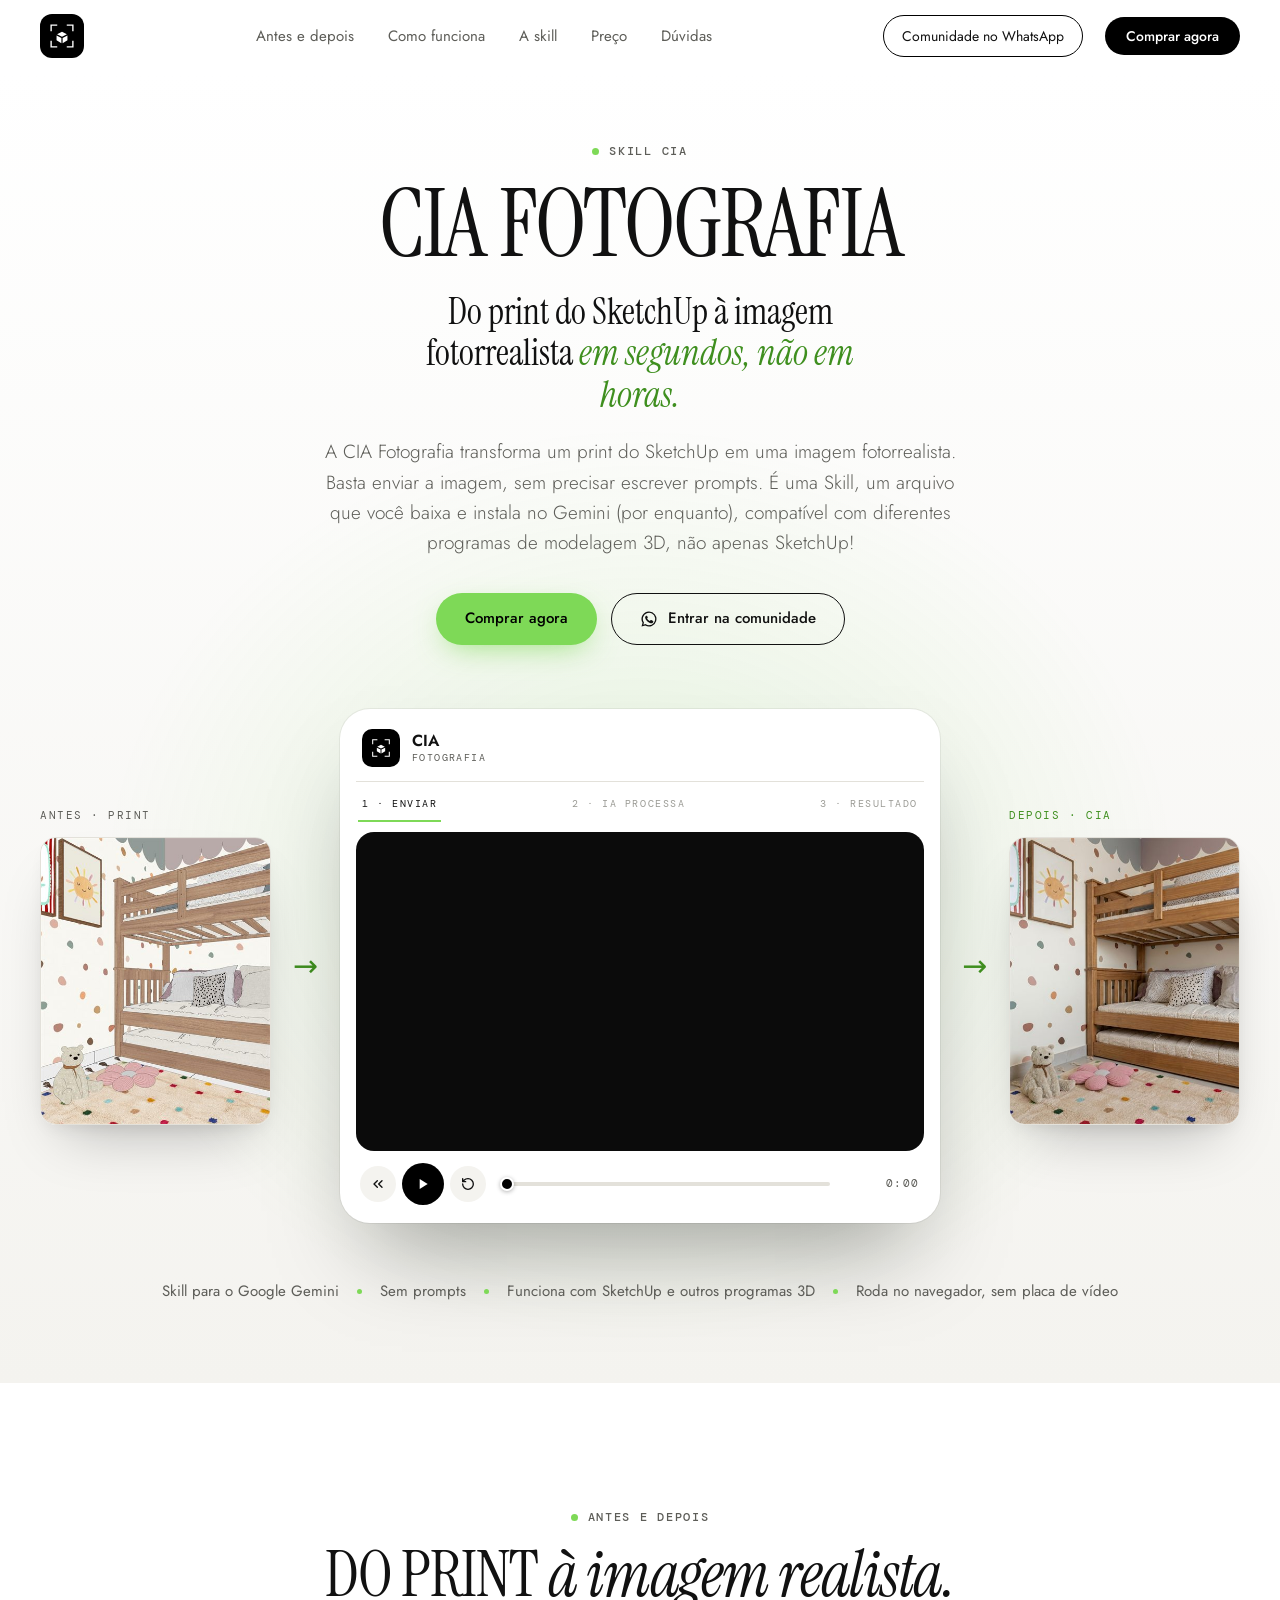
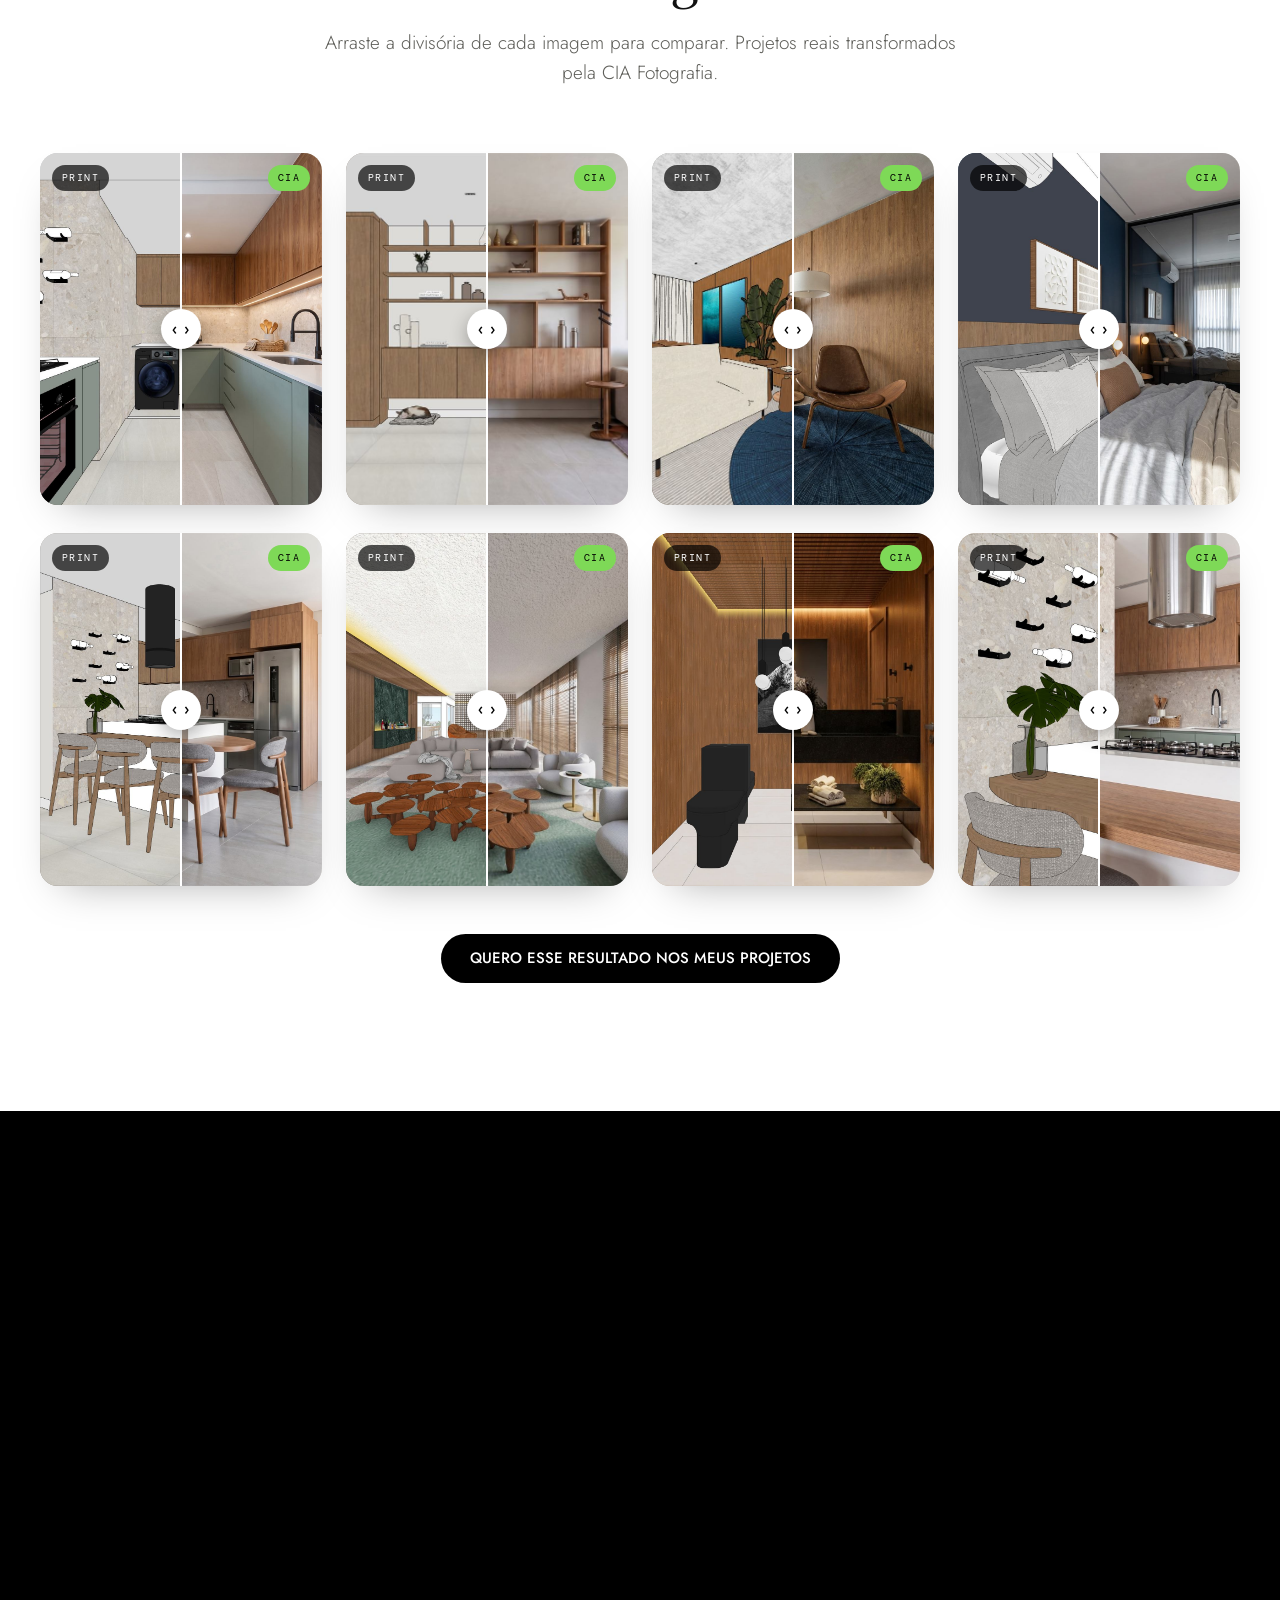
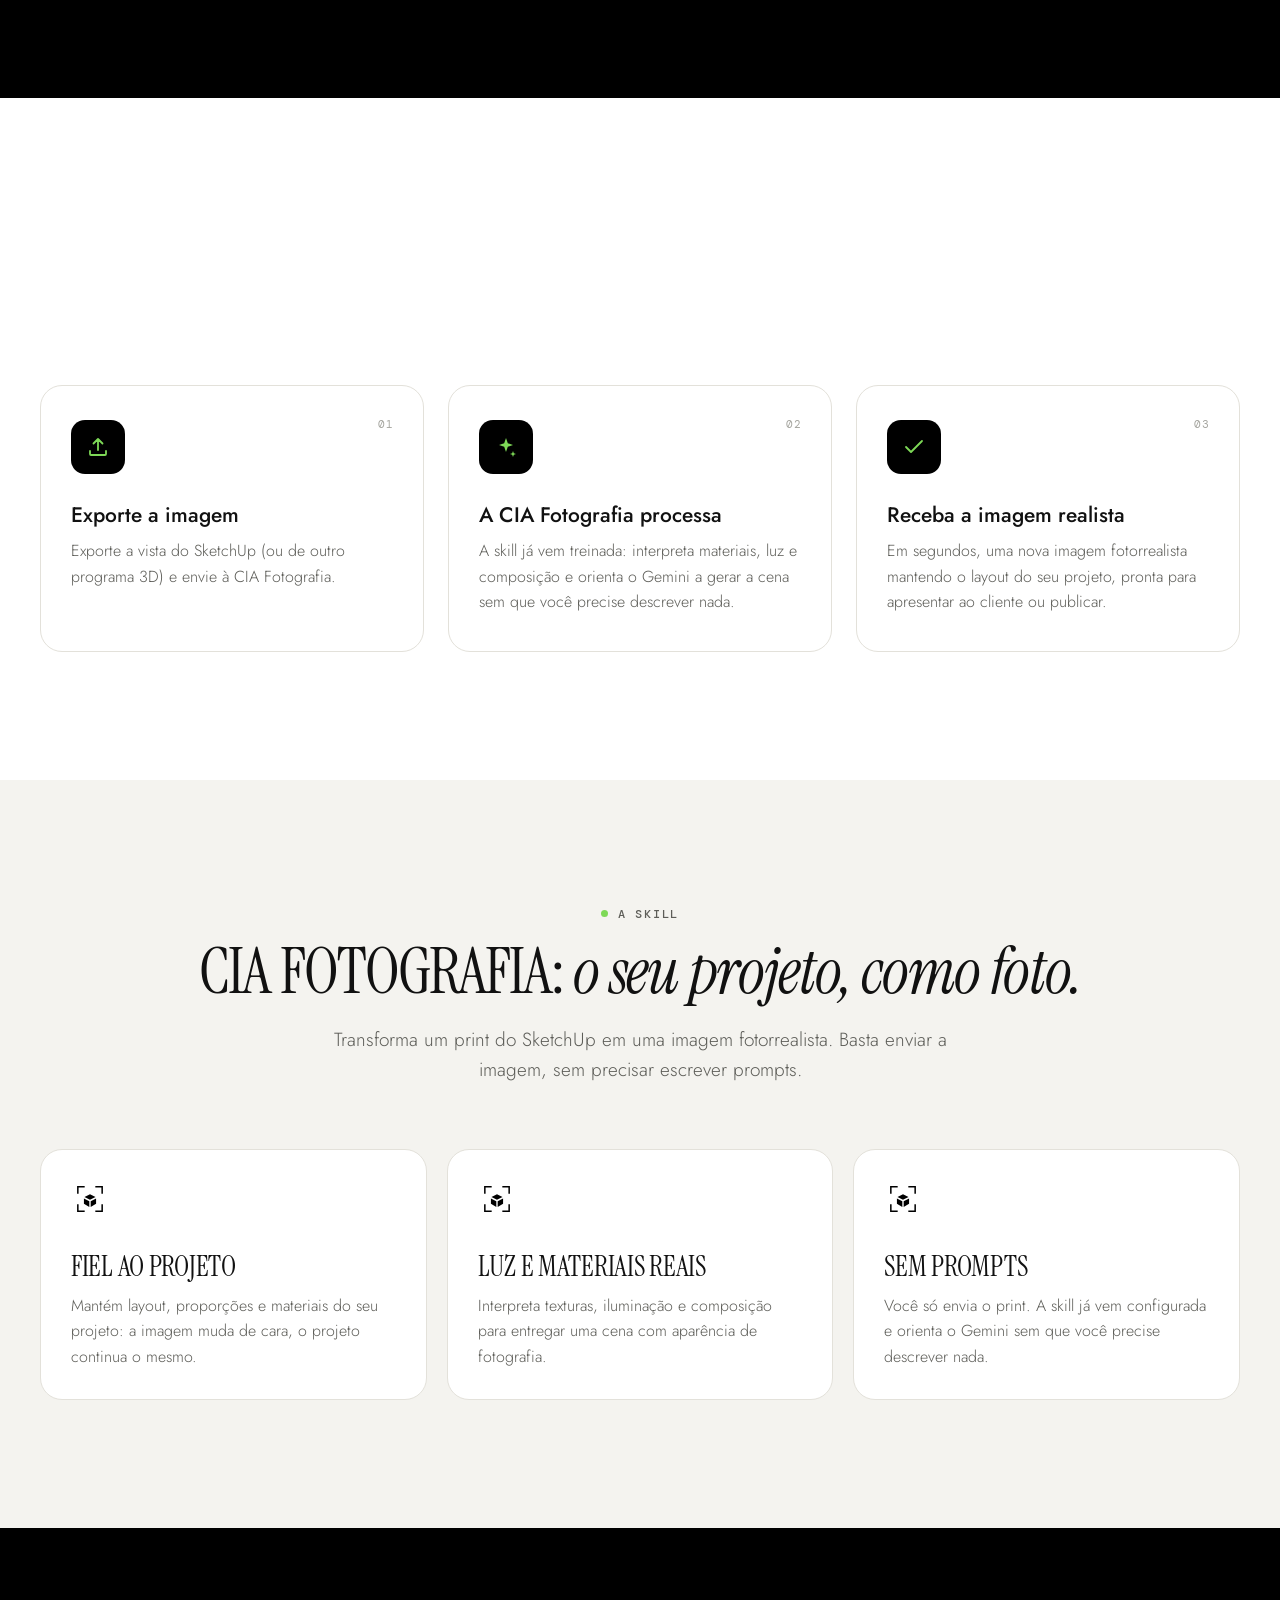
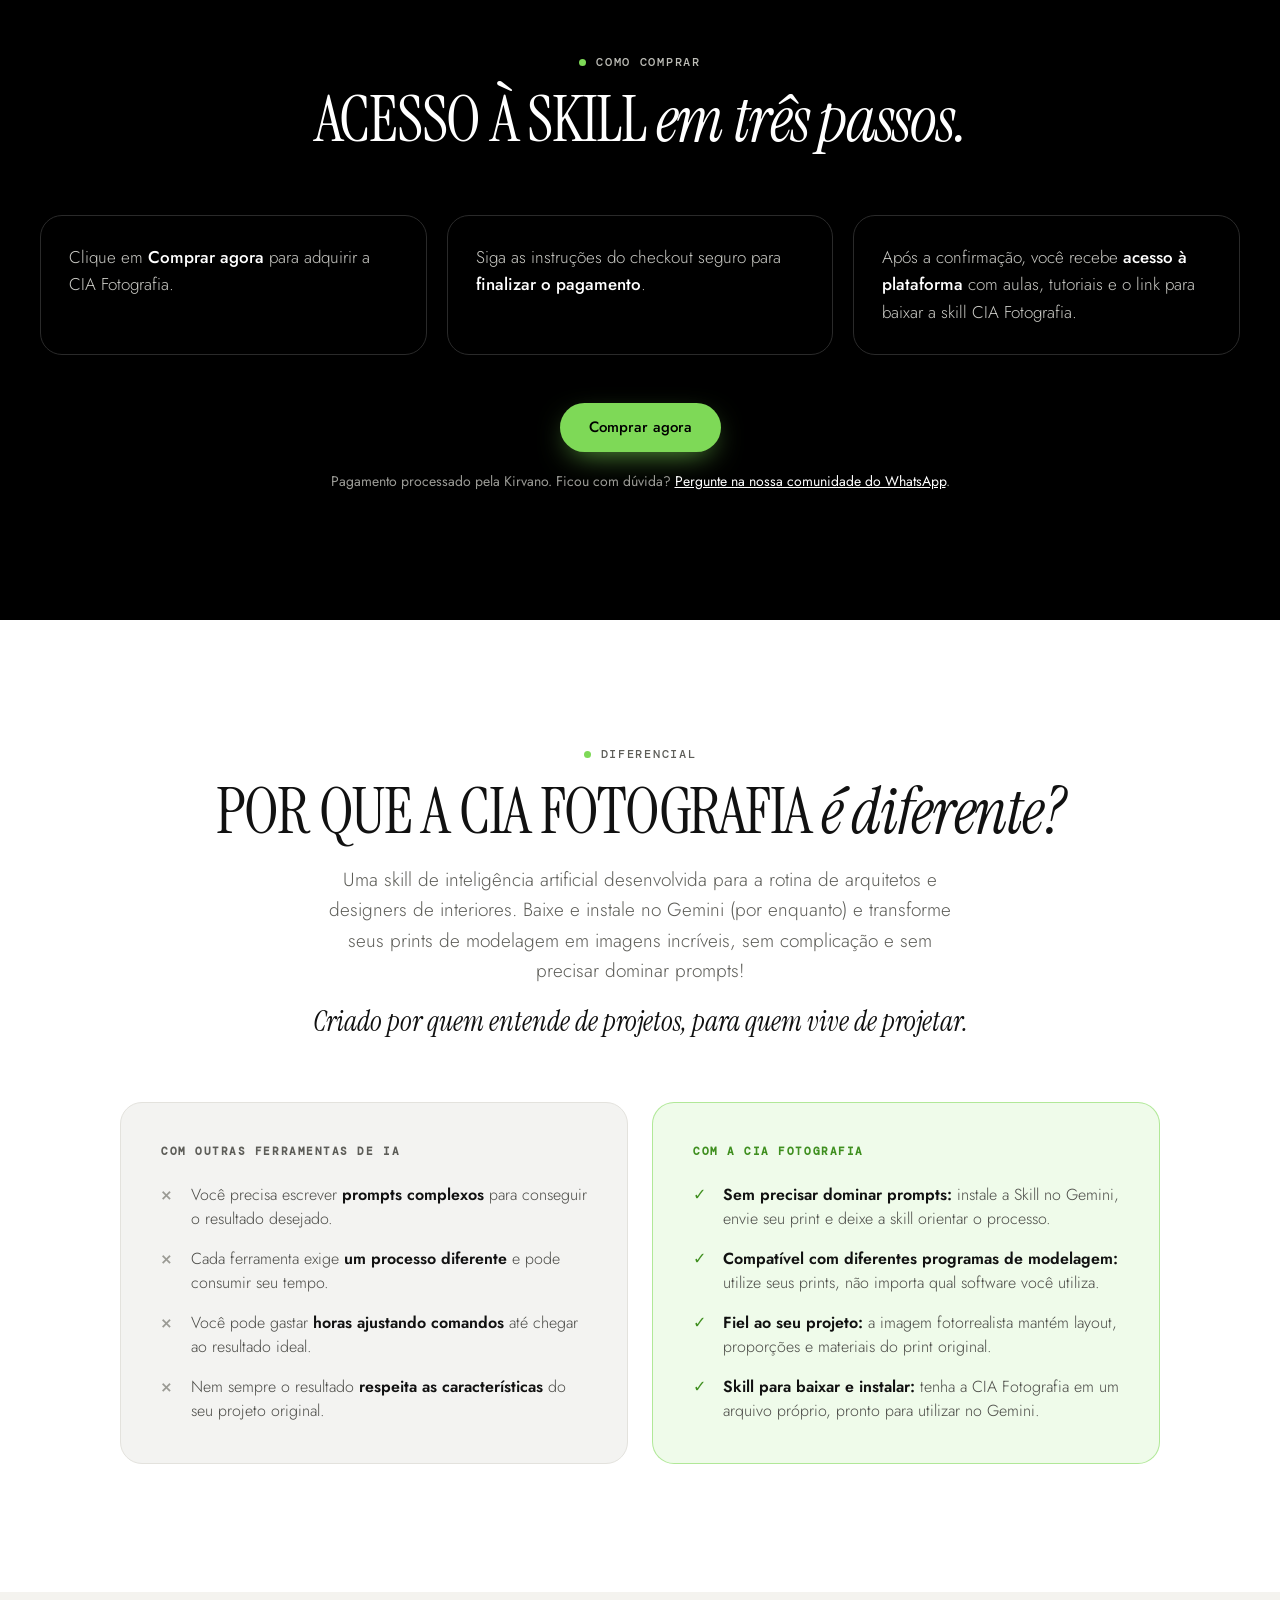
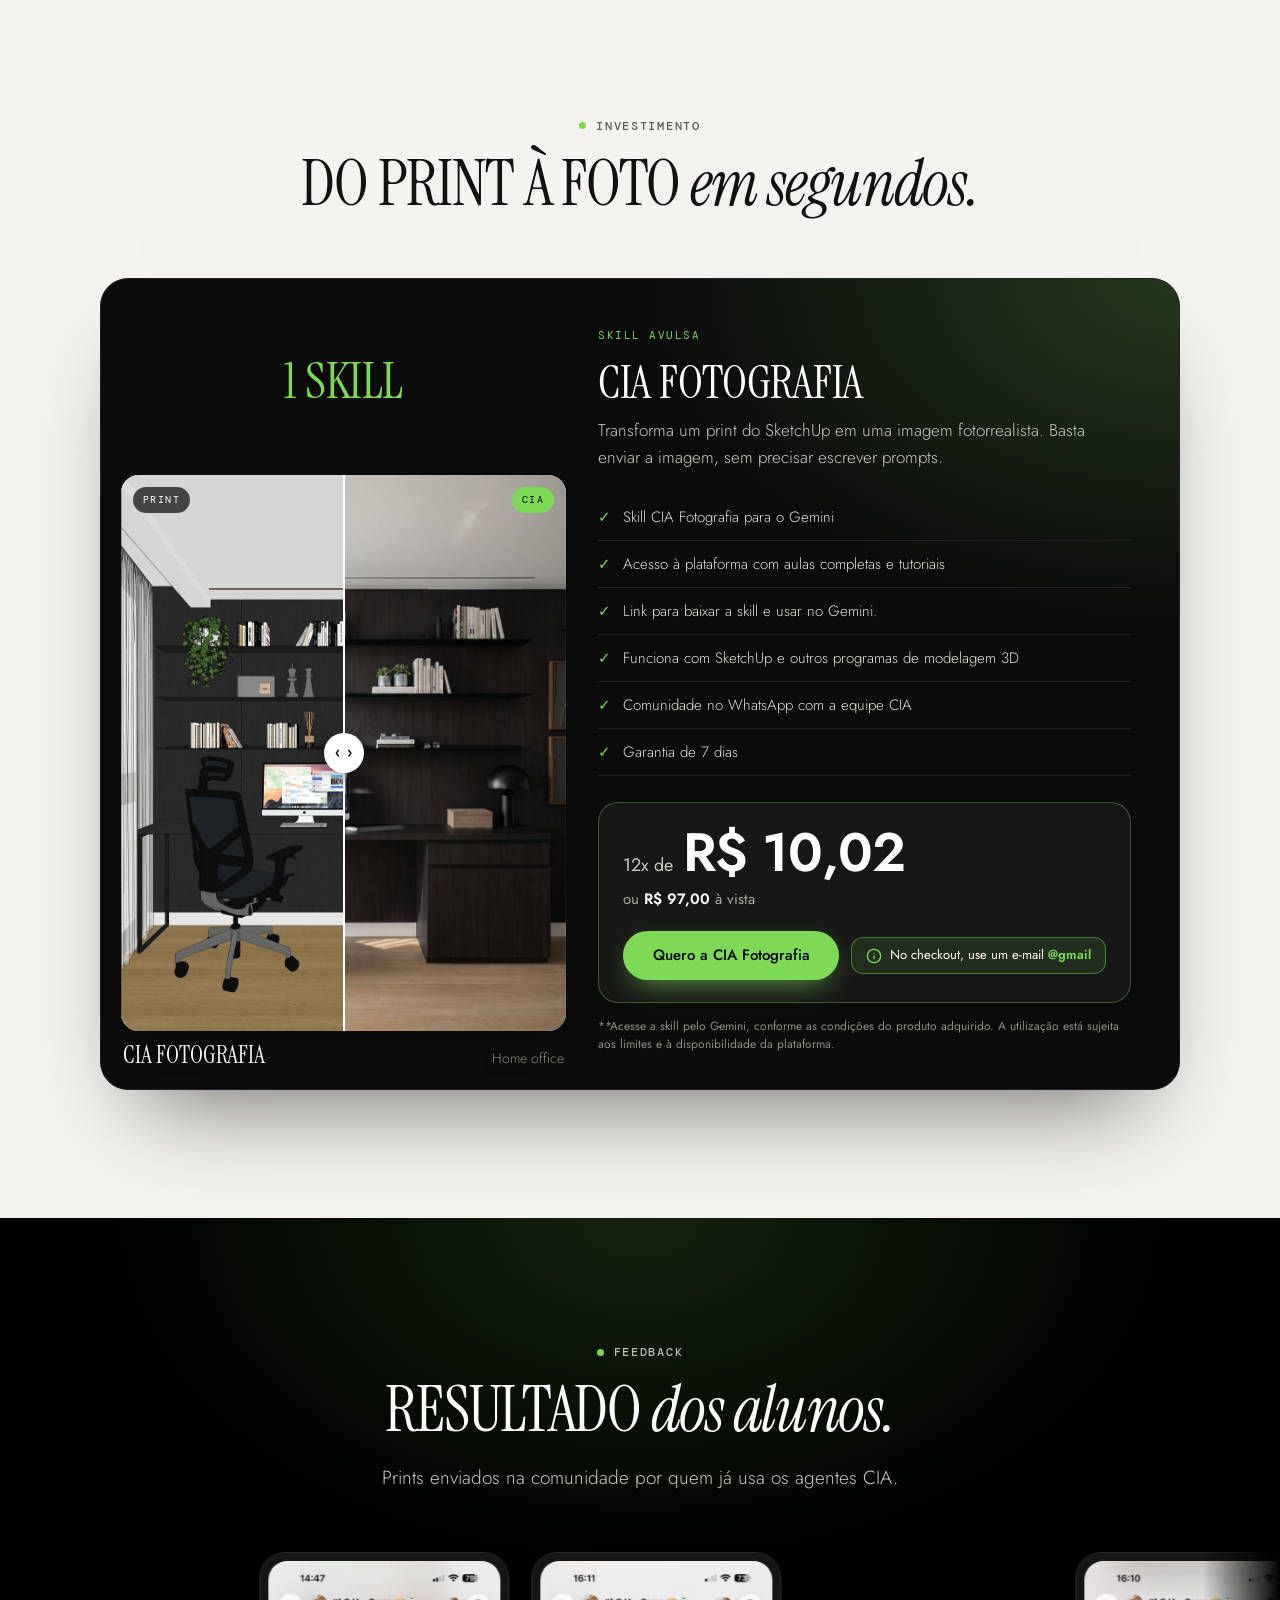
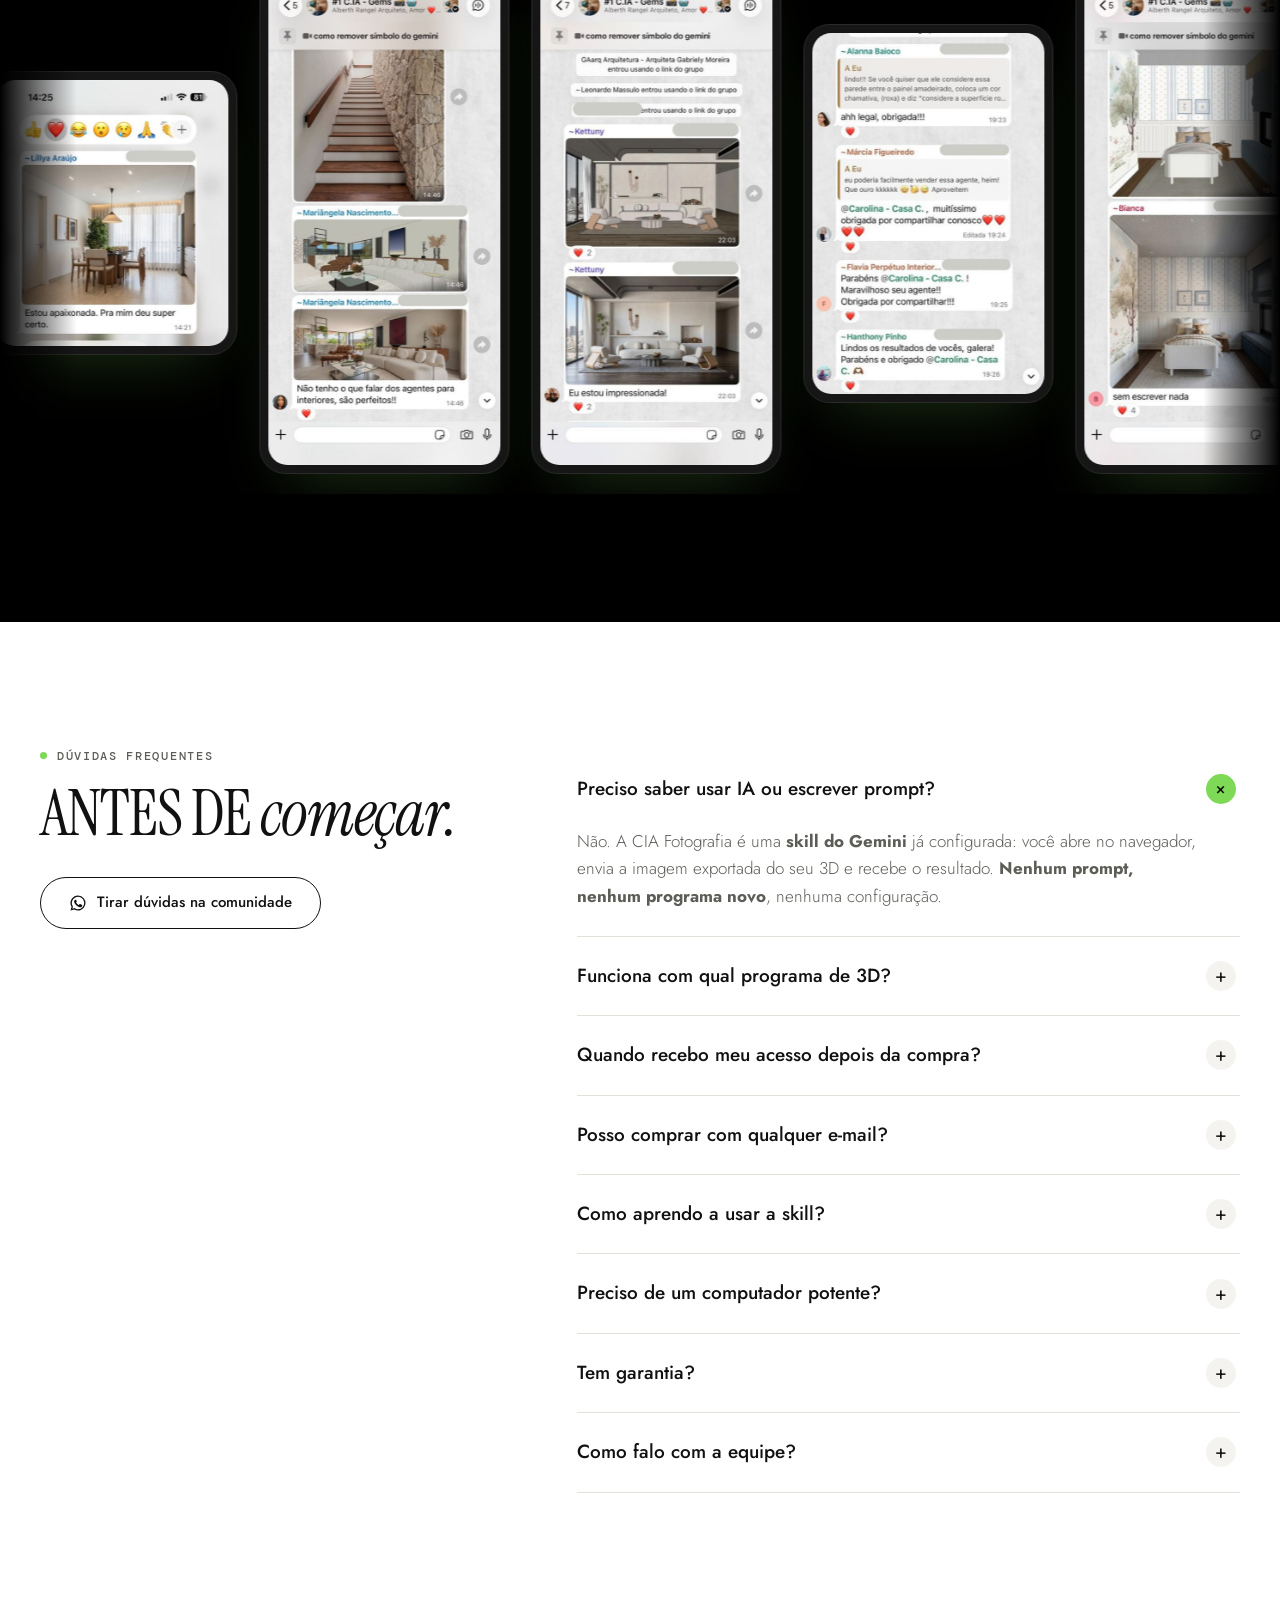
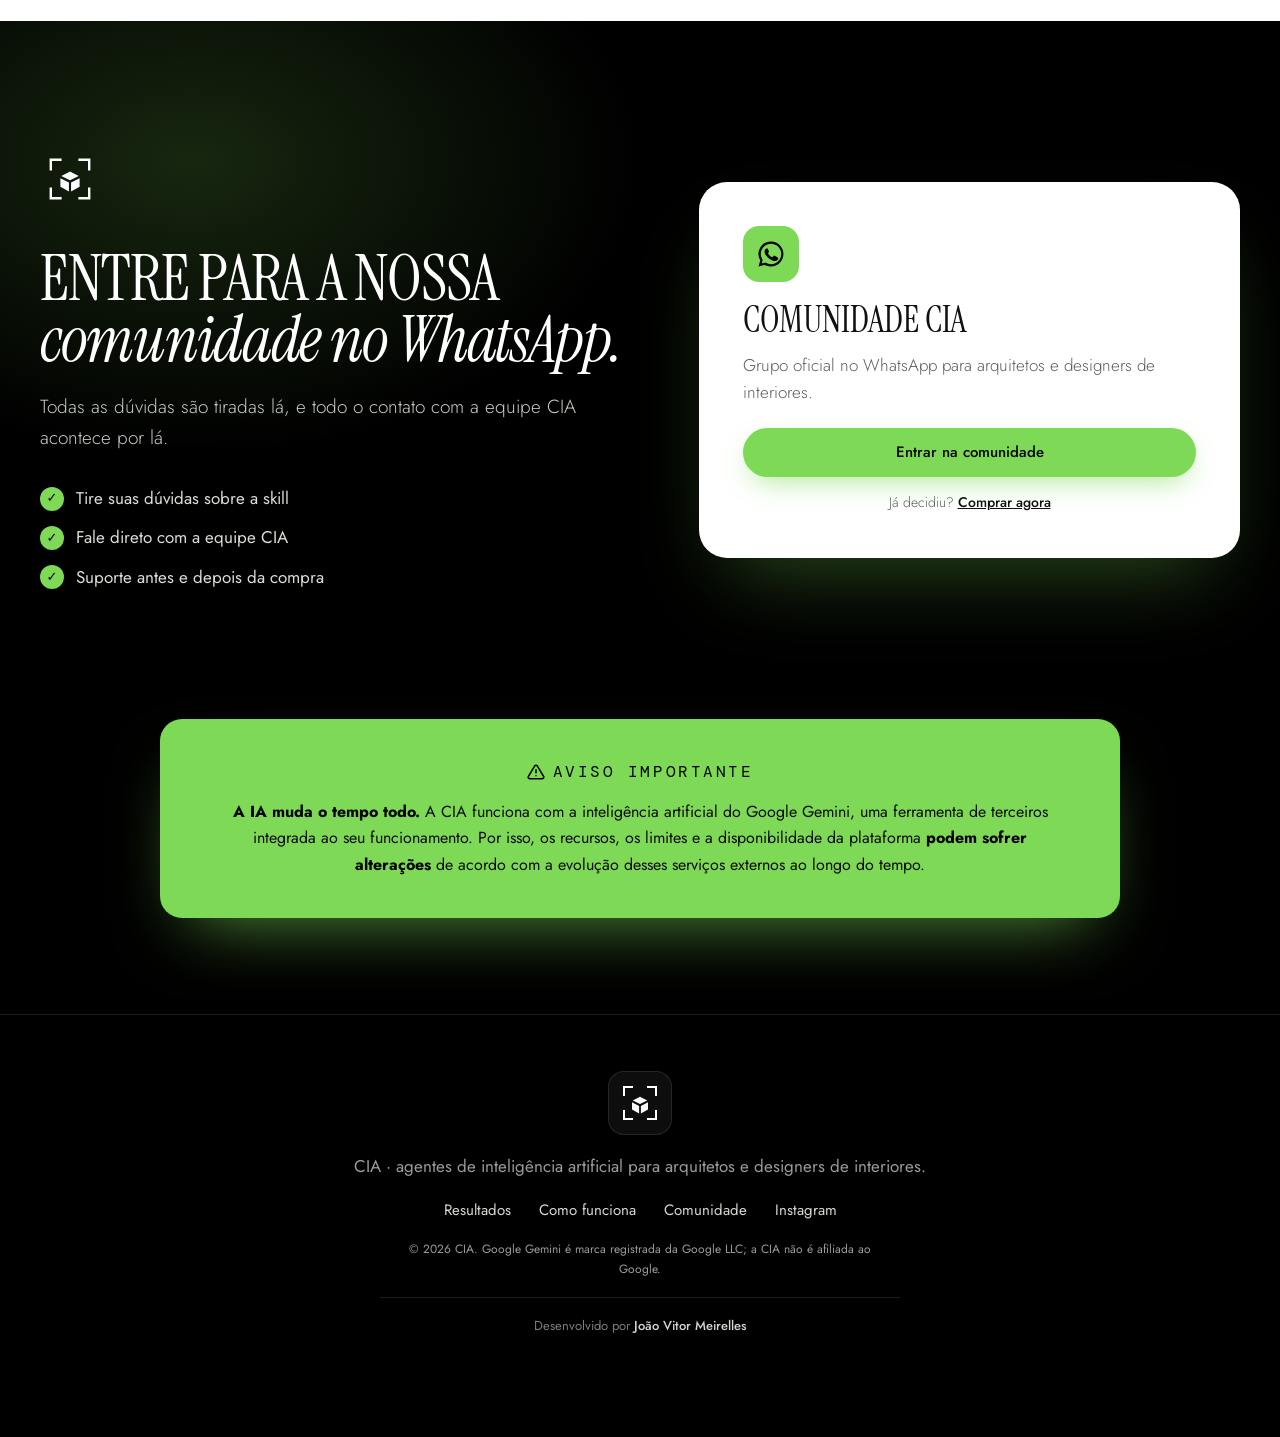
<file: ciagems/fotografia/index.html>
<!doctype html>
<html lang="pt-BR" class="no-js">
<head>
  <meta charset="utf-8">
  <!-- A página fica em uma subpasta (/ciagems/fotografia/). Sem a barra final, os caminhos relativos
       (css/, js/, assets/) apontariam para a raiz do domínio; então completamos a barra. -->
  <script>
    if (!/\/$|\.html?$/.test(location.pathname)) location.replace(location.pathname + "/" + location.search + location.hash);
  </script>
  <meta name="viewport" content="width=device-width, initial-scale=1">
  <title>CIA Fotografia · Do print à imagem realista</title>
  <link rel="canonical" href="https://casacinteriores.com.br/ciagems/fotografia/">
  <meta name="description" content="A CIA Fotografia transforma um print do SketchUp em uma imagem fotorrealista. Basta enviar a imagem, sem precisar escrever prompts. Skill para o Gemini, para arquitetos e designers de interiores.">
  <meta name="theme-color" content="#000000">
  <meta property="og:type" content="website">
  <meta property="og:title" content="CIA Fotografia · Do print à imagem realista">
  <meta property="og:description" content="Skill para o Gemini que transforma o print do seu projeto em imagem fotorrealista, sem prompts.">
  <meta property="og:url" content="https://casacinteriores.com.br/ciagems/fotografia/">
  <meta property="og:image" content="https://casacinteriores.com.br/ciagems/fotografia/assets/img/og-cover.jpg">
  <link rel="icon" href="assets/img/icon.svg" type="image/svg+xml">

  <link rel="preconnect" href="https://fonts.googleapis.com">
  <link rel="preconnect" href="https://fonts.gstatic.com" crossorigin>
  <link rel="stylesheet" href="https://fonts.googleapis.com/css2?family=Instrument+Serif:ital@0;1&family=Jost:wght@300;400;500;600&family=DM+Mono:wght@400;500&display=swap">
  <link rel="preload" as="image" href="assets/img/hero-depois.jpg">
  <link rel="stylesheet" href="css/styles.css">
</head>
<body>
  <!-- Ícone oficial (colchetes + cubo) reutilizado na página -->
  <svg width="0" height="0" style="position:absolute" aria-hidden="true">
    <symbol id="cia-icon" viewBox="0 0 100 100">
      <path d="M18 36V18h18M64 18h18v18M82 64v18H64M36 82H18V64" fill="none" stroke="currentColor" stroke-width="4"/>
      <path d="M50 37.5l14.5 7.3L50 52.2l-14.5-7.4z M34 48.6l14.2 7.4V71L34 62.8z M66 48.6L51.8 56V71L66 62.8z" fill="currentColor"/>
    </symbol>
    <symbol id="wa-icon" viewBox="0 0 24 24">
      <path fill="currentColor" d="M12 2a10 10 0 00-8.6 15.1L2 22l5-1.3A10 10 0 1012 2zm0 18.2a8.2 8.2 0 01-4.2-1.2l-.3-.2-3 .8.8-2.9-.2-.3A8.2 8.2 0 1112 20.2zm4.5-6.1c-.2-.1-1.5-.7-1.7-.8s-.4-.1-.6.1-.7.8-.8 1-.3.2-.5.1a6.7 6.7 0 01-3.3-2.9c-.3-.4.3-.4.7-1.3a.5.5 0 000-.5l-.8-1.8c-.2-.5-.4-.4-.6-.4h-.5a1 1 0 00-.7.3 3 3 0 00-.9 2.2 5.2 5.2 0 001.1 2.8 11.9 11.9 0 004.6 4c1.7.7 2.4.8 3.2.7a2.8 2.8 0 001.8-1.3 2.3 2.3 0 00.2-1.3c-.1-.1-.3-.2-.5-.3z"/>
    </symbol>
  </svg>

  <!-- ===================== HEADER ===================== -->
  <header class="header" id="topo">
    <div class="container header__inner">
      <a href="#topo" class="header__brand" aria-label="CIA — início">
        <span class="brand-mark"><svg aria-hidden="true"><use href="#cia-icon"/></svg></span>
      </a>
      <nav class="header__nav" aria-label="Principal">
        <a href="#antes-depois">Antes e depois</a>
        <a href="#como-funciona">Como funciona</a>
        <a href="#skill">A skill</a>
        <a href="#preco">Preço</a>
        <a href="#faq">Dúvidas</a>
      </nav>
      <div class="header__ctas">
        <a href="https://chat.whatsapp.com/DmMdWaeo3gD4I7mkdmJ39l" class="header__link js-community" target="_blank" rel="noopener">Comunidade no WhatsApp</a>
        <a href="https://pay.kirvano.com/4915beef-0655-477b-8666-110996339691" class="btn btn--dark btn--sm js-buy" target="_blank" rel="noopener">Comprar agora</a>
      </div>
    </div>
  </header>

  <main>
    <!-- ===================== HERO ===================== -->
    <section class="hero">
      <div class="container">
        <div class="hero__copy reveal">
          <p class="eyebrow"><span class="dot"></span> Skill CIA</p>
          <h1 class="display">CIA Fotografia</h1>
          <p class="hero__sub">Do print do SketchUp à imagem fotorrealista <em>em segundos, não em horas.</em></p>
          <p class="lead">A CIA Fotografia transforma um print do SketchUp em uma imagem fotorrealista. Basta enviar a imagem, sem precisar escrever prompts. É uma Skill, um arquivo que você baixa e instala no Gemini (por enquanto), compatível com diferentes programas de modelagem 3D, não apenas SketchUp!</p>
          <div class="hero__ctas">
            <a href="#preco" class="btn btn--green">Comprar agora</a>
            <a href="https://chat.whatsapp.com/DmMdWaeo3gD4I7mkdmJ39l" class="btn btn--ghost js-community" target="_blank" rel="noopener"><svg class="btn__icon" aria-hidden="true"><use href="#wa-icon"/></svg> Entrar na comunidade</a>
          </div>
        </div>

        <!-- Palco central: vídeo do agente com as imagens de antes/depois por trás -->
        <div class="stage" aria-label="Demonstração: do print à imagem realista">
          <figure class="stage__card stage__card--before reveal">
            <figcaption class="stage__label mono">Antes · Print</figcaption>
            <img src="assets/img/hero-antes.jpg" alt="Print do SketchUp de um quarto infantil com beliche de madeira e parede de bolinhas" width="440" height="550">
          </figure>

          <span class="stage__arrow" aria-hidden="true">→</span>

          <div class="device reveal">
            <div class="device__bar">
              <span class="device__logo"><svg aria-hidden="true"><use href="#cia-icon"/></svg></span>
              <span class="device__title">CIA<small>Fotografia</small></span>
            </div>
            <div class="device__tabs mono" role="group" aria-label="Ir para a etapa do vídeo">
              <button type="button" class="is-active" data-step="0">1 · Enviar</button>
              <button type="button" data-step="1">2 · IA processa</button>
              <button type="button" data-step="2">3 · Resultado</button>
            </div>
            <div class="device__screen">
              <video class="js-loop" muted loop playsinline preload="none" aria-label="Vídeo do agente CIA Fotografia transformando um print em imagem realista">
                <source data-src="assets/video/cia-fotografia-na-pratica.mov" type='video/mp4; codecs="hvc1"'>
                <source data-src="assets/video/cia-fotografia-na-pratica-h264.mp4" type="video/mp4">
              </video>
            </div>
            <div class="player" aria-label="Controles do vídeo">
              <button type="button" class="player__btn js-back" aria-label="Voltar 5 segundos">
                <svg viewBox="0 0 24 24"><path d="M11 7L6 12l5 5M18 7l-5 5 5 5"/></svg>
              </button>
              <button type="button" class="player__btn player__btn--main js-toggle" aria-label="Pausar">
                <svg class="i-pause" viewBox="0 0 24 24"><path d="M8 5v14M16 5v14"/></svg>
                <svg class="i-play" viewBox="0 0 24 24"><path d="M7 4.5v15l12-7.5z" fill="currentColor"/></svg>
              </button>
              <button type="button" class="player__btn js-restart" aria-label="Voltar ao início">
                <svg viewBox="0 0 24 24"><path d="M4 12a8 8 0 108-8 8.5 8.5 0 00-6 2.5L4 8.5M4 4v4.5h4.5"/></svg>
              </button>
              <input type="range" class="player__bar js-seek" min="0" max="1000" value="0" step="1" aria-label="Posição do vídeo">
              <span class="player__time mono js-time">0:00</span>
            </div>
          </div>

          <span class="stage__arrow" aria-hidden="true">→</span>

          <figure class="stage__card stage__card--after reveal">
            <figcaption class="stage__label stage__label--green mono">Depois · CIA</figcaption>
            <img src="assets/img/hero-depois.jpg" alt="Imagem fotorrealista do mesmo quarto infantil gerada pela CIA" width="440" height="550">
          </figure>
        </div>

        <ul class="hero__proof">
          <li>Skill para o Google Gemini</li>
          <li>Sem prompts</li>
          <li>Funciona com SketchUp e outros programas 3D</li>
          <li>Roda no navegador, sem placa de vídeo</li>
        </ul>
      </div>
    </section>

    <!-- ===================== ANTES E DEPOIS ===================== -->
    <section class="section" id="antes-depois">
      <div class="container">
        <header class="section__head reveal">
          <p class="eyebrow"><span class="dot"></span> Antes e depois</p>
          <h2 class="display display--md">Do print <em>à imagem realista.</em></h2>
          <p class="lead">Arraste a divisória de cada imagem para comparar. Projetos reais transformados pela CIA Fotografia.</p>
        </header>

        <div class="compares" id="compares">
          <!-- preenchido por js/main.js -->
        </div>

        <div class="center reveal">
          <a href="#preco" class="btn btn--dark">QUERO ESSE RESULTADO NOS MEUS PROJETOS</a>
        </div>
      </div>
    </section>

    <!-- ===================== DOR / PROPOSTA ===================== -->
    <section class="section section--dark">
      <div class="container split">
        <div class="reveal">
          <p class="eyebrow eyebrow--light">Por que a CIA</p>
          <h2 class="display display--md"><span class="text-green">Você faz o projeto.</span><br><em>A CIA te ajuda com o resto.</em></h2>
          <p class="lead lead--light">Terceirizar render custa caro e atrasa a apresentação. Aprender um software de render toma semanas. A CIA encurta esse caminho: do print à imagem que vende o projeto.</p>
        </div>
        <ul class="nolist reveal">
          <li><em>Sem</em> configurar iluminação</li>
          <li><em>Sem</em> configurar materiais</li>
          <li><em>Sem</em> escrever prompts</li>
          <li><em>Sem</em> perder horas com render</li>
        </ul>
      </div>
    </section>

    <!-- ===================== COMO FUNCIONA ===================== -->
    <section class="section" id="como-funciona">
      <div class="container">
        <header class="section__head reveal">
          <p class="eyebrow"><span class="dot"></span> Como funciona</p>
          <h2 class="display display--md">Três passos. <em>Nenhum prompt.</em></h2>
        </header>

        <ol class="steps">
          <li class="step reveal">
            <span class="step__num mono">01</span>
            <div class="step__icon"><svg viewBox="0 0 24 24"><path d="M4 16v3a1 1 0 001 1h14a1 1 0 001-1v-3M12 4v11M7.5 8.5L12 4l4.5 4.5"/></svg></div>
            <h3>Exporte a imagem</h3>
            <p>Exporte a vista do SketchUp (ou de outro programa 3D) e envie à CIA Fotografia.</p>
          </li>
          <li class="step reveal">
            <span class="step__num mono">02</span>
            <div class="step__icon"><svg viewBox="0 0 24 24"><path d="M12 3l1.8 5.2L19 10l-5.2 1.8L12 17l-1.8-5.2L5 10l5.2-1.8zM19 16l.8 2.2L22 19l-2.2.8L19 22l-.8-2.2L16 19l2.2-.8z"/></svg></div>
            <h3>A CIA Fotografia processa</h3>
            <p>A skill já vem treinada: interpreta materiais, luz e composição e orienta o Gemini a gerar a cena sem que você precise descrever nada.</p>
          </li>
          <li class="step reveal">
            <span class="step__num mono">03</span>
            <div class="step__icon"><svg viewBox="0 0 24 24"><path d="M20 6L9 17l-5-5"/></svg></div>
            <h3>Receba a imagem realista</h3>
            <p>Em segundos, uma nova imagem fotorrealista mantendo o layout do seu projeto, pronta para apresentar ao cliente ou publicar.</p>
          </li>
        </ol>
      </div>
    </section>

    <!-- ===================== A SKILL ===================== -->
    <section class="section section--cream" id="skill">
      <div class="container">
        <header class="section__head reveal">
          <p class="eyebrow"><span class="dot"></span> A skill</p>
          <h2 class="display display--md">CIA Fotografia: <em>o seu projeto, como foto.</em></h2>
          <p class="lead">Transforma um print do SketchUp em uma imagem fotorrealista. Basta enviar a imagem, sem precisar escrever prompts.</p>
        </header>

        <div class="agents">
          <article class="agent reveal"><svg class="agent__icon"><use href="#cia-icon"/></svg><h3>Fiel ao projeto</h3><p>Mantém layout, proporções e materiais do seu projeto: a imagem muda de cara, o projeto continua o mesmo.</p></article>
          <article class="agent reveal"><svg class="agent__icon"><use href="#cia-icon"/></svg><h3>Luz e materiais reais</h3><p>Interpreta texturas, iluminação e composição para entregar uma cena com aparência de fotografia.</p></article>
          <article class="agent reveal"><svg class="agent__icon"><use href="#cia-icon"/></svg><h3>Sem prompts</h3><p>Você só envia o print. A skill já vem configurada e orienta o Gemini sem que você precise descrever nada.</p></article>
        </div>
      </div>
    </section>

    <!-- ===================== COMO COMPRAR ===================== -->
    <section class="section section--dark" id="comprar">
      <div class="container">
        <header class="section__head reveal">
          <p class="eyebrow eyebrow--light"><span class="dot"></span> Como comprar</p>
          <h2 class="display display--md">Acesso à skill <em>em três passos.</em></h2>
        </header>
        <ol class="buy-steps">
          <li class="reveal"><p>Clique em <strong>Comprar agora</strong> para adquirir a CIA Fotografia.</p></li>
          <li class="reveal"><p>Siga as instruções do checkout seguro para <strong>finalizar o pagamento</strong>.</p></li>
          <li class="reveal"><p>Após a confirmação, você recebe <strong>acesso à plataforma</strong> com aulas, tutoriais e o link para baixar a skill CIA Fotografia.</p></li>
        </ol>
        <div class="center reveal">
          <a href="#preco" class="btn btn--green">Comprar agora</a>
          <p class="buy-note">Pagamento processado pela Kirvano. Ficou com dúvida? <a href="https://chat.whatsapp.com/DmMdWaeo3gD4I7mkdmJ39l" class="js-community" target="_blank" rel="noopener">Pergunte na nossa comunidade do WhatsApp</a>.</p>
        </div>
      </div>
    </section>

    <!-- ===================== DIFERENCIAL ===================== -->
    <section class="section" id="diferencial">
      <div class="container">
        <header class="section__head reveal">
          <p class="eyebrow"><span class="dot"></span> Diferencial</p>
          <h2 class="display display--md">Por que a CIA Fotografia <em>é diferente?</em></h2>
          <p class="lead">Uma skill de inteligência artificial desenvolvida para a rotina de arquitetos e designers de interiores. Baixe e instale no Gemini (por enquanto) e transforme seus prints de modelagem em imagens incríveis, sem complicação e sem precisar dominar prompts!</p>
          <p class="diff__motto">Criado por quem entende de projetos, para quem vive de projetar.</p>
        </header>

        <div class="diff">
          <div class="diff__box diff__box--others reveal">
            <h3 class="mono">Com outras ferramentas de IA</h3>
            <ul>
              <li>Você precisa escrever <strong>prompts complexos</strong> para conseguir o resultado desejado.</li>
              <li>Cada ferramenta exige <strong>um processo diferente</strong> e pode consumir seu tempo.</li>
              <li>Você pode gastar <strong>horas ajustando comandos</strong> até chegar ao resultado ideal.</li>
              <li>Nem sempre o resultado <strong>respeita as características</strong> do seu projeto original.</li>
            </ul>
          </div>
          <div class="diff__box diff__box--cia reveal">
            <h3 class="mono">Com a CIA Fotografia</h3>
            <ul>
              <li><strong>Sem precisar dominar prompts:</strong> instale a Skill no Gemini, envie seu print e deixe a skill orientar o processo.</li>
              <li><strong>Compatível com diferentes programas de modelagem:</strong> utilize seus prints, não importa qual software você utiliza.</li>
              <li><strong>Fiel ao seu projeto:</strong> a imagem fotorrealista mantém layout, proporções e materiais do print original.</li>
              <li><strong>Skill para baixar e instalar:</strong> tenha a CIA Fotografia em um arquivo próprio, pronto para utilizar no Gemini.</li>
            </ul>
          </div>
        </div>
      </div>
    </section>

    <!-- ===================== PREÇO ===================== -->
    <section class="section section--cream" id="preco">
      <div class="container">
        <header class="section__head reveal">
          <p class="eyebrow"><span class="dot"></span> Investimento</p>
          <h2 class="display display--md">Do print à foto <em>em segundos.</em></h2>
        </header>

        <article class="plan reveal">
          <div class="plan__media" id="planCompare">
            <p class="plan__count">1 skill</p>
            <!-- comparador preenchido por js/main.js -->
          </div>

          <div class="plan__body">
            <p class="plan__tag mono">Skill avulsa</p>
            <h3 class="plan__title">CIA Fotografia</h3>
            <p class="plan__desc">Transforma um print do SketchUp em uma imagem fotorrealista. Basta enviar a imagem, sem precisar escrever prompts.</p>

            <ul class="plan__list">
              <li>Skill CIA Fotografia para o Gemini</li>
              <li>Acesso à plataforma com aulas completas e tutoriais</li>
              <li><span>Link para baixar a skill e usar no Gemini.</span></li>
              <li>Funciona com SketchUp e outros programas de modelagem 3D</li>
              <li>Comunidade no WhatsApp com a equipe CIA</li>
              <li>Garantia de 7 dias</li>
            </ul>

            <div class="plan__price">
              <div>
                <p class="plan__installments"><span class="plan__times">12x de</span> <strong>R$ 10,02</strong></p>
                <p class="plan__cash">ou <strong>R$ 97,00</strong> à vista</p>
              </div>
              <div class="buy-row">
                <a href="https://pay.kirvano.com/4915beef-0655-477b-8666-110996339691" class="btn btn--green js-buy" target="_blank" rel="noopener">Quero a CIA Fotografia</a>
                <span class="gmail-hint"><svg viewBox="0 0 24 24" aria-hidden="true"><path fill="none" stroke="currentColor" stroke-width="2" stroke-linecap="round" stroke-linejoin="round" d="M12 22a10 10 0 100-20 10 10 0 000 20zM12 16v-4M12 8h.01"/></svg><span>No checkout, use um e-mail <strong>@gmail</strong></span></span>
              </div>
            </div>
            <p class="plan__note">**Acesse a skill pelo Gemini, conforme as condições do produto adquirido. A utilização está sujeita aos limites e à disponibilidade da plataforma.</p>
          </div>
        </article>
      </div>
    </section>

    <!-- ===================== FEEDBACK (prints da comunidade) ===================== -->
    <section class="section section--dark feedback" id="feedback">
      <div class="container">
        <header class="section__head reveal">
          <p class="eyebrow eyebrow--light"><span class="dot"></span> Feedback</p>
          <h2 class="display display--md">Resultado <em>dos alunos.</em></h2>
          <p class="lead lead--light">Prints enviados na comunidade por quem já usa os agentes CIA.</p>
        </header>
      </div>
      <div class="marquee" id="feedbackMarquee" aria-label="Prints de clientes no WhatsApp. Arraste para o lado para ver mais.">
        <div class="marquee__track" id="feedbackTrack">
          <!-- preenchido por js/main.js -->
        </div>
      </div>
    </section>

    <!-- ===================== FAQ ===================== -->
    <section class="section" id="faq">
      <div class="container faq">
        <header class="section__head section__head--left reveal">
          <p class="eyebrow"><span class="dot"></span> Dúvidas frequentes</p>
          <h2 class="display display--md">Antes de <em>começar.</em></h2>
          <a href="https://chat.whatsapp.com/DmMdWaeo3gD4I7mkdmJ39l" class="btn btn--ghost js-community" target="_blank" rel="noopener"><svg class="btn__icon" aria-hidden="true"><use href="#wa-icon"/></svg> Tirar dúvidas na comunidade</a>
        </header>
        <div class="faq__list reveal">
          <details open><summary>Preciso saber usar IA ou escrever prompt?</summary><p>Não. A CIA Fotografia é uma <strong>skill do Gemini</strong> já configurada: você abre no navegador, envia a imagem exportada do seu 3D e recebe o resultado. <strong>Nenhum prompt, nenhum programa novo</strong>, nenhuma configuração.</p></details>
          <details><summary>Funciona com qual programa de 3D?</summary><p>Com qualquer um: SketchUp, Revit, 3ds Max, Blender, Enscape, Lumion… A skill trabalha em cima da <strong>imagem exportada</strong>, então basta o seu 3D exportar uma imagem em boa resolução.</p></details>
          <details><summary>Quando recebo meu acesso depois da compra?</summary><p>O acesso chega no seu e-mail, enviado em nome da <strong>Kirvano</strong> (a plataforma de pagamento), com o passo a passo de como entrar. Digite o e-mail certinho no checkout e use um <strong>@gmail</strong>. Se a mensagem não aparecer, procure na caixa de <strong>spam</strong> ou na <strong>lixeira</strong>.</p></details>
          <details><summary>Posso comprar com qualquer e-mail?</summary><p><strong>Use um @gmail</strong>: a skill funciona no Gemini e a liberação vai direto para a conta Google desse e-mail. Se você já comprou com outro e-mail, avise na nossa <a href="https://chat.whatsapp.com/DmMdWaeo3gD4I7mkdmJ39l" class="js-community" target="_blank" rel="noopener">comunidade do WhatsApp</a> que a equipe ajuda.</p></details>
          <details><summary>Como aprendo a usar a skill?</summary><p>Dentro da plataforma: <strong>assista às aulas e aos tutoriais</strong>. Lá está explicado, passo a passo, como usar a CIA Fotografia e como exportar a imagem do seu 3D do jeito certo.</p></details>
          <details><summary>Preciso de um computador potente?</summary><p>Não. O processamento acontece no Google Gemini, na nuvem. Você usa pelo <strong>navegador ou pelo celular</strong>.</p></details>
          <details><summary>Tem garantia?</summary><p>Sim. Você tem <strong>7 dias de garantia</strong> a partir da compra.</p></details>
          <details><summary>Como falo com a equipe?</summary><p>Todo o contato com a equipe CIA é feito pela nossa <strong>comunidade no WhatsApp</strong>. Lá você tira todas as suas dúvidas, antes e depois da compra.</p></details>
        </div>
      </div>
    </section>

    <!-- ===================== CTA FINAL / COMUNIDADE ===================== -->
    <section class="section section--dark cta" id="comunidade">
      <div class="container cta__grid">
        <div class="reveal">
          <svg class="cta__icon"><use href="#cia-icon"/></svg>
          <h2 class="display display--md">Entre para a nossa <em>comunidade no WhatsApp.</em></h2>
          <p class="lead lead--light">Todas as dúvidas são tiradas lá, e todo o contato com a equipe CIA acontece por lá.</p>
          <ul class="cta__list">
            <li>Tire suas dúvidas sobre a skill</li>
            <li>Fale direto com a equipe CIA</li>
            <li>Suporte antes e depois da compra</li>
          </ul>
        </div>

        <div class="community reveal">
          <span class="community__icon"><svg aria-hidden="true"><use href="#wa-icon"/></svg></span>
          <h3>Comunidade CIA</h3>
          <p>Grupo oficial no WhatsApp para arquitetos e designers de interiores.</p>
          <a href="https://chat.whatsapp.com/DmMdWaeo3gD4I7mkdmJ39l" class="btn btn--green btn--block js-community" target="_blank" rel="noopener">Entrar na comunidade</a>
          <p class="community__buy">Já decidiu? <a href="#preco">Comprar agora</a></p>
        </div>
      </div>
    </section>

    <!-- ===================== AVISO IMPORTANTE ===================== -->
    <section class="notice" aria-labelledby="noticeTitle">
      <div class="container">
        <div class="notice__box">
          <p class="notice__title mono" id="noticeTitle"><svg viewBox="0 0 24 24" aria-hidden="true"><path fill="none" stroke="currentColor" stroke-width="2" stroke-linecap="round" stroke-linejoin="round" d="M10.3 3.9L1.8 18a2 2 0 001.7 3h17a2 2 0 001.7-3L13.7 3.9a2 2 0 00-3.4 0zM12 9v4M12 17h.01"/></svg> Aviso importante</p>
          <p><strong>A IA muda o tempo todo.</strong> A CIA funciona com a inteligência artificial do Google Gemini, uma ferramenta de terceiros integrada ao seu funcionamento. Por isso, os recursos, os limites e a disponibilidade da plataforma <strong>podem sofrer alterações</strong> de acordo com a evolução desses serviços externos ao longo do tempo.</p>
        </div>
      </div>
    </section>
  </main>

  <footer class="footer">
    <div class="container footer__inner">
      <span class="footer__brand" role="img" aria-label="CIA"><span class="brand-mark"><svg aria-hidden="true"><use href="#cia-icon"/></svg></span></span>
      <p>CIA · agentes de inteligência artificial para arquitetos e designers de interiores.</p>
      <nav class="footer__links">
        <a href="#antes-depois">Resultados</a>
        <a href="#como-funciona">Como funciona</a>
        <a href="https://chat.whatsapp.com/DmMdWaeo3gD4I7mkdmJ39l" class="js-community" target="_blank" rel="noopener">Comunidade</a>
        <a href="#" id="instaLink" target="_blank" rel="noopener" hidden>Instagram</a>
      </nav>
      <small>© <span id="year"></span> CIA. Google Gemini é marca registrada da Google LLC; a CIA não é afiliada ao Google.</small>
      <p class="footer__credit">Desenvolvido por <strong>João Vitor Meirelles</strong></p>
    </div>
  </footer>

  <a href="#preco" class="sticky-cta">Comprar agora</a>

  <script src="js/config.js"></script>
  <script src="js/main.js" defer></script>
</body>
</html>
</file>
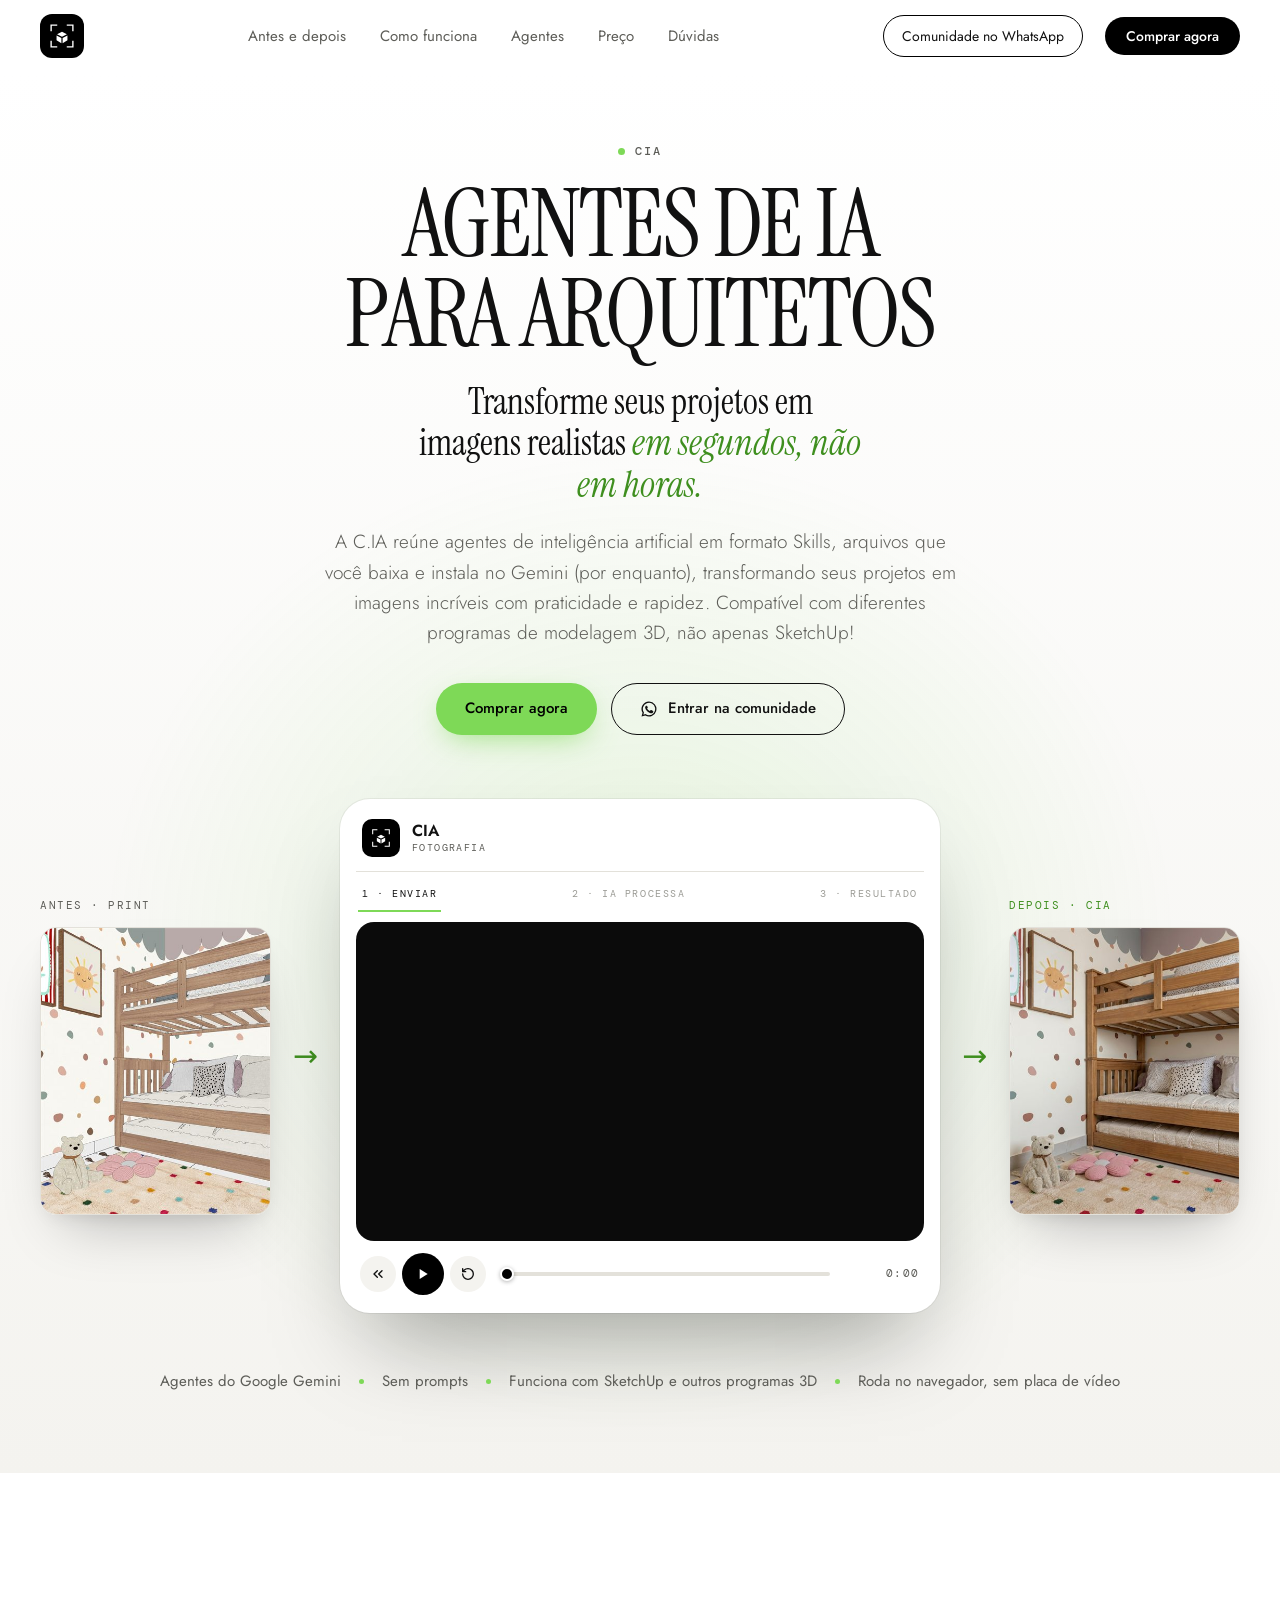
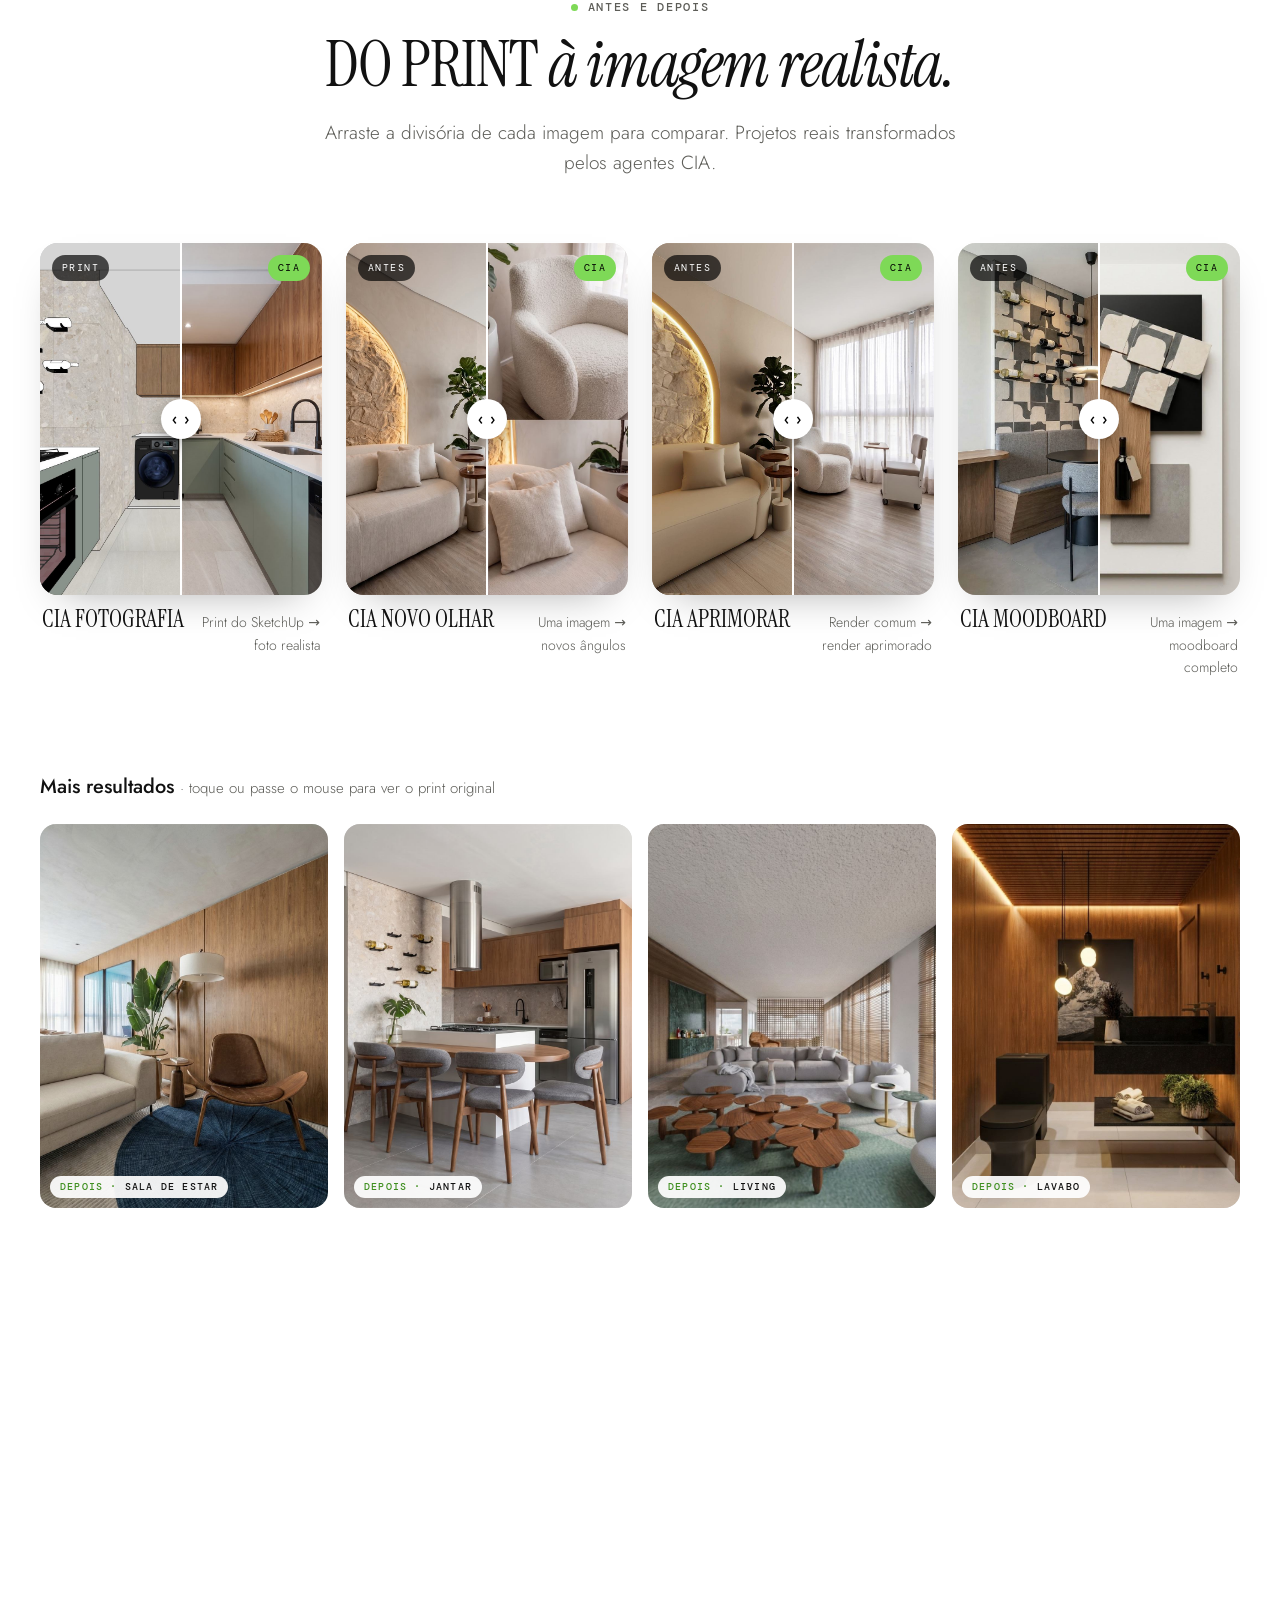
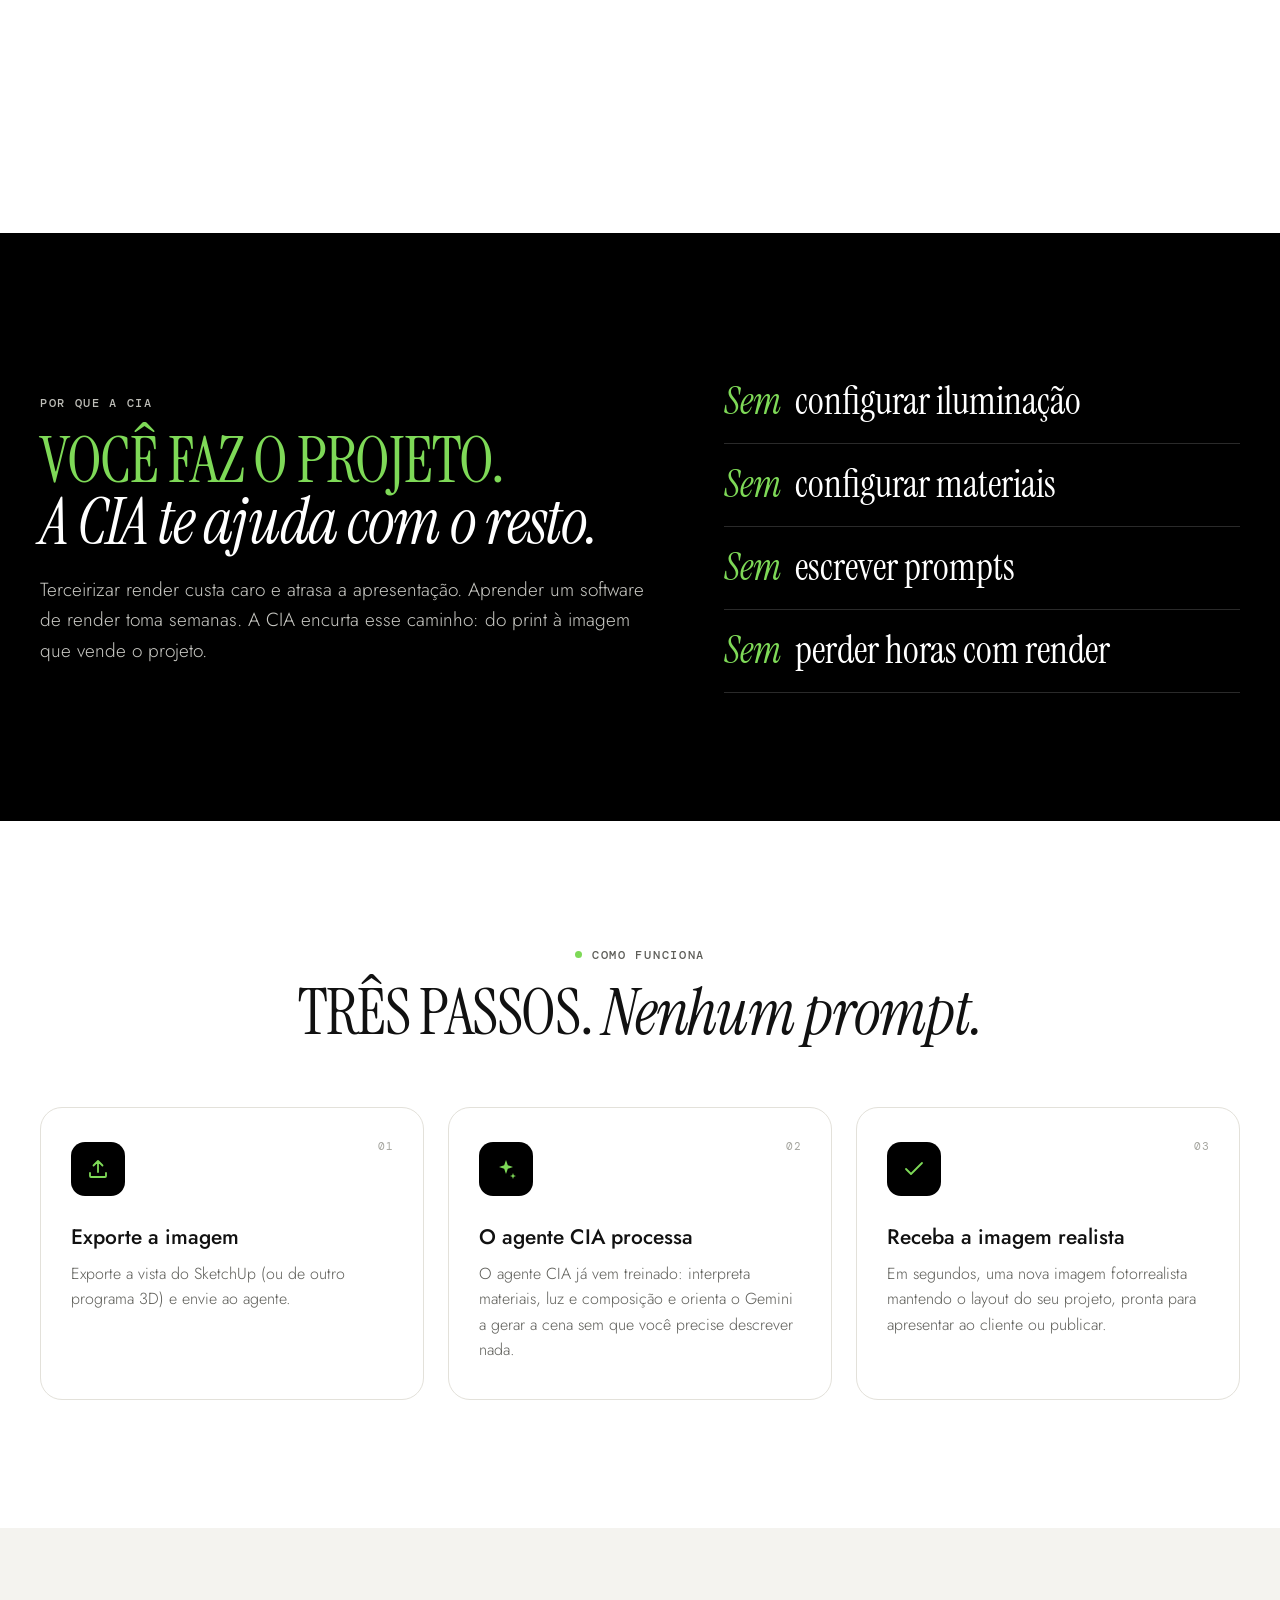
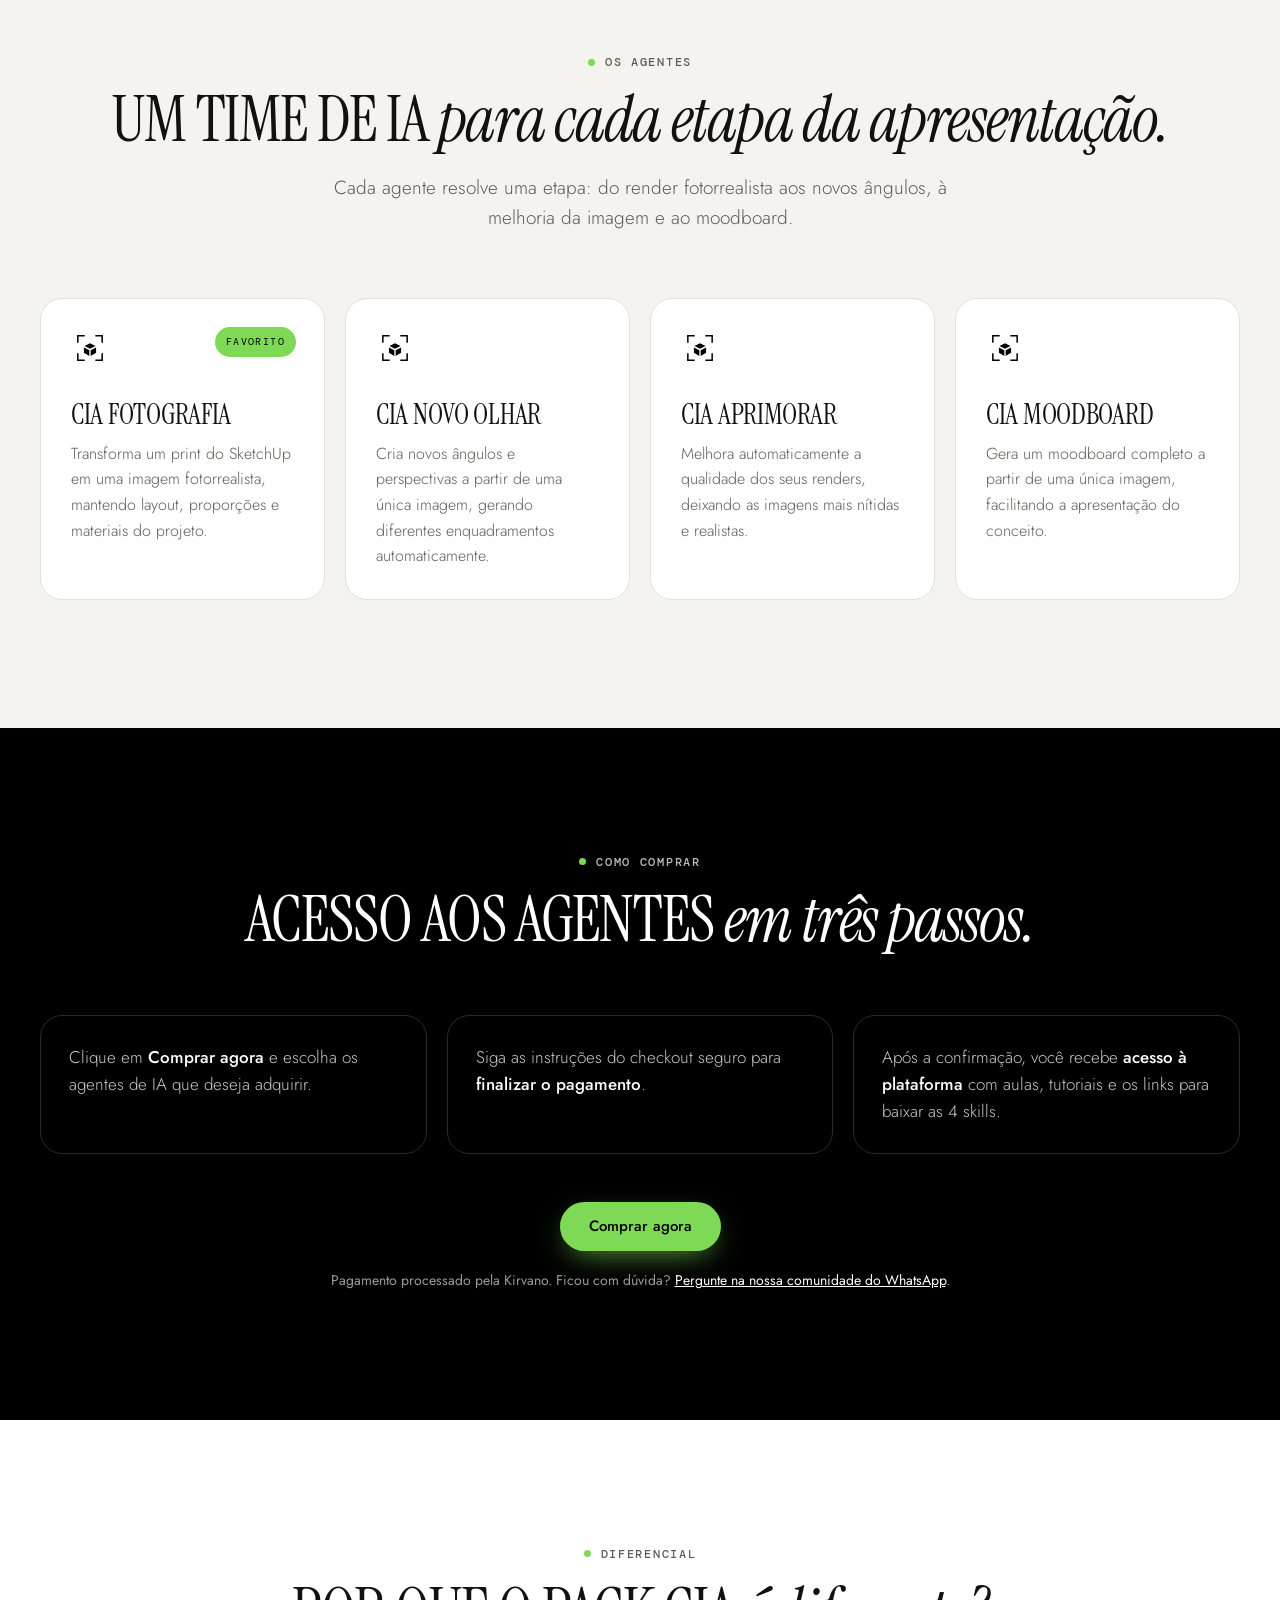
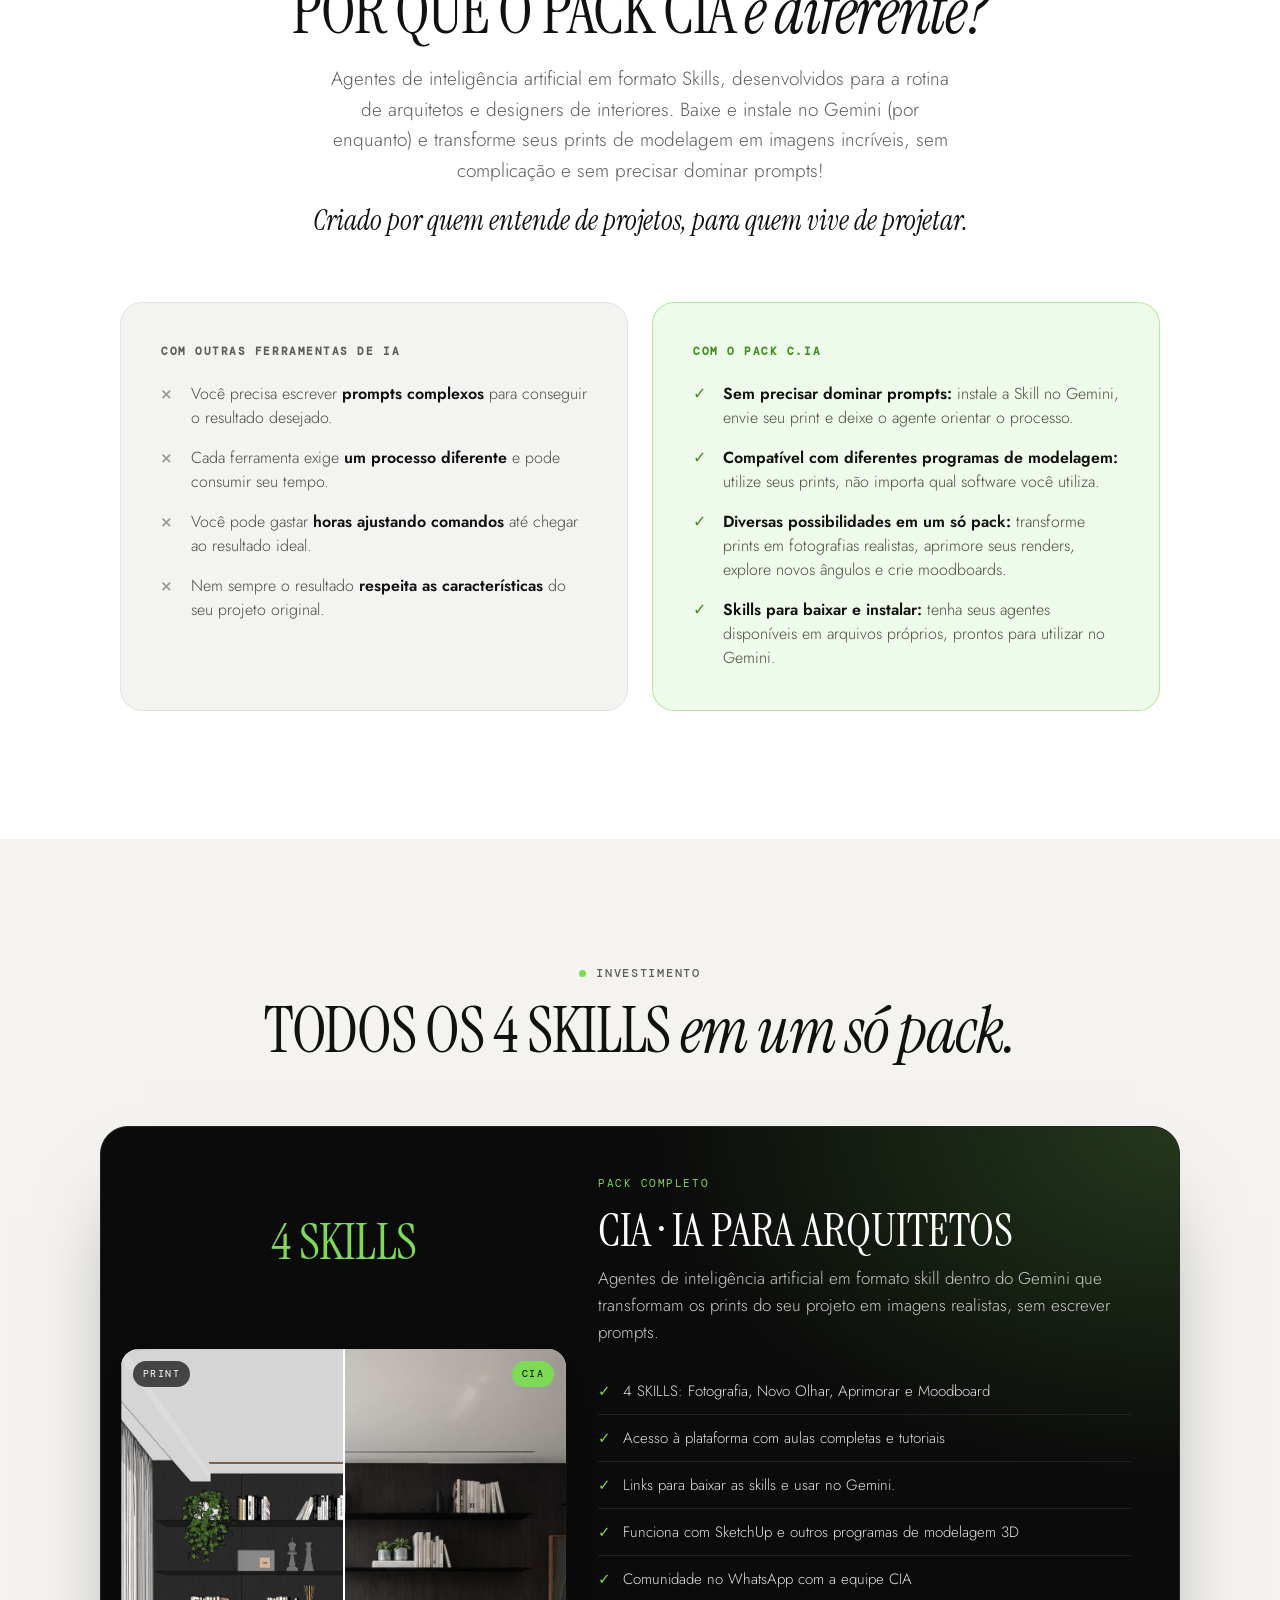
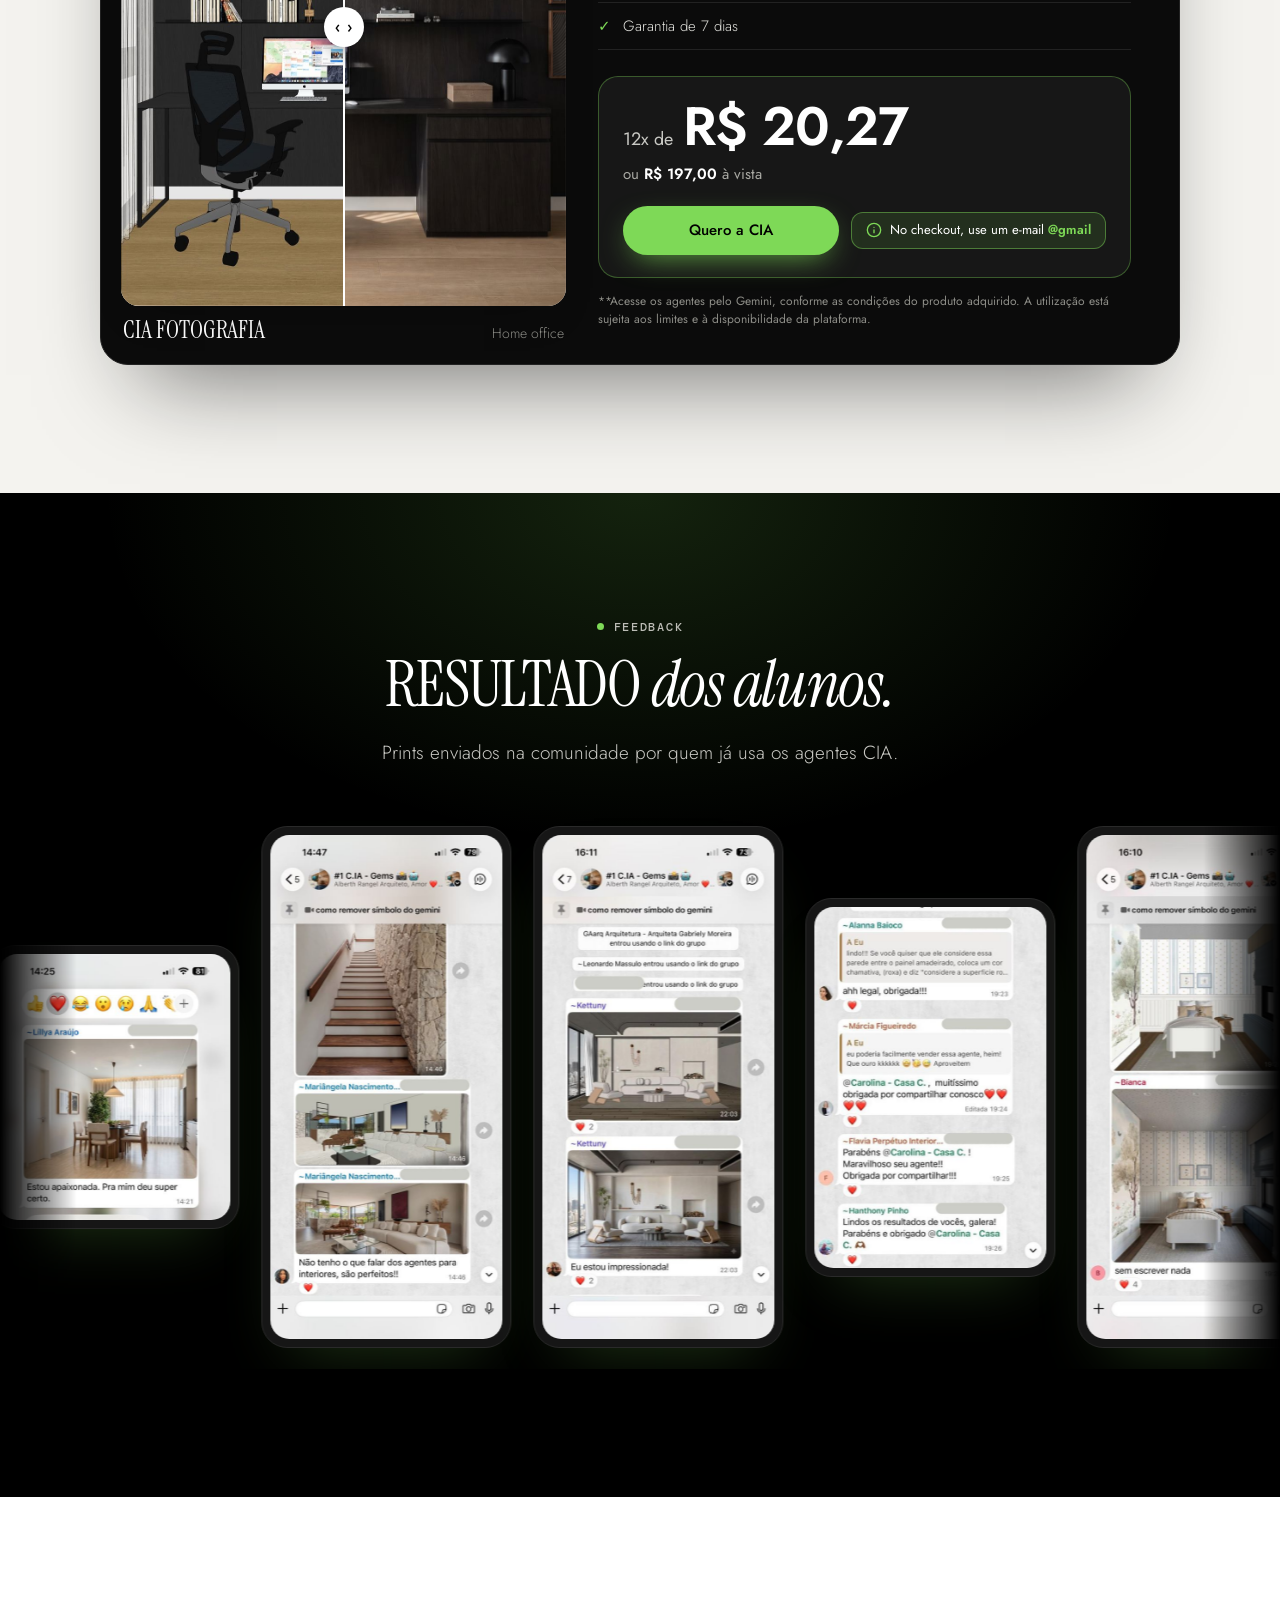
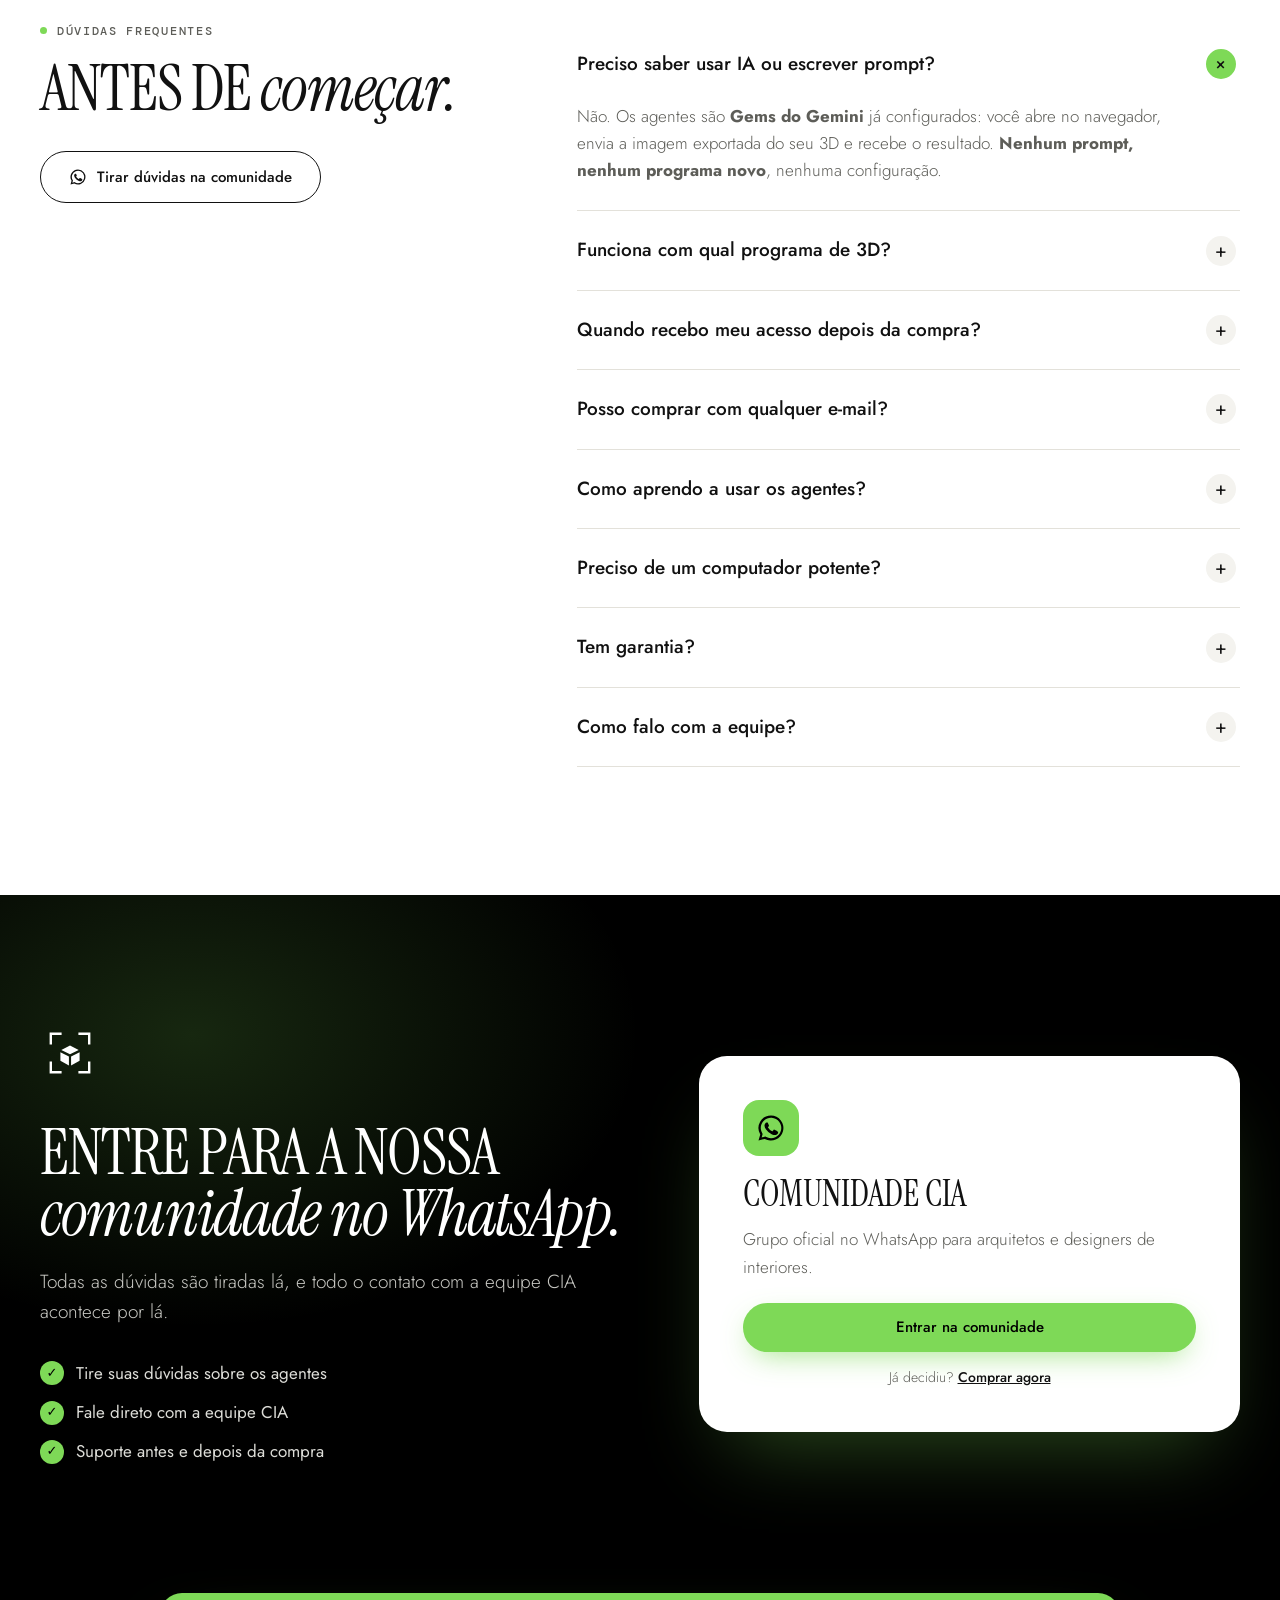
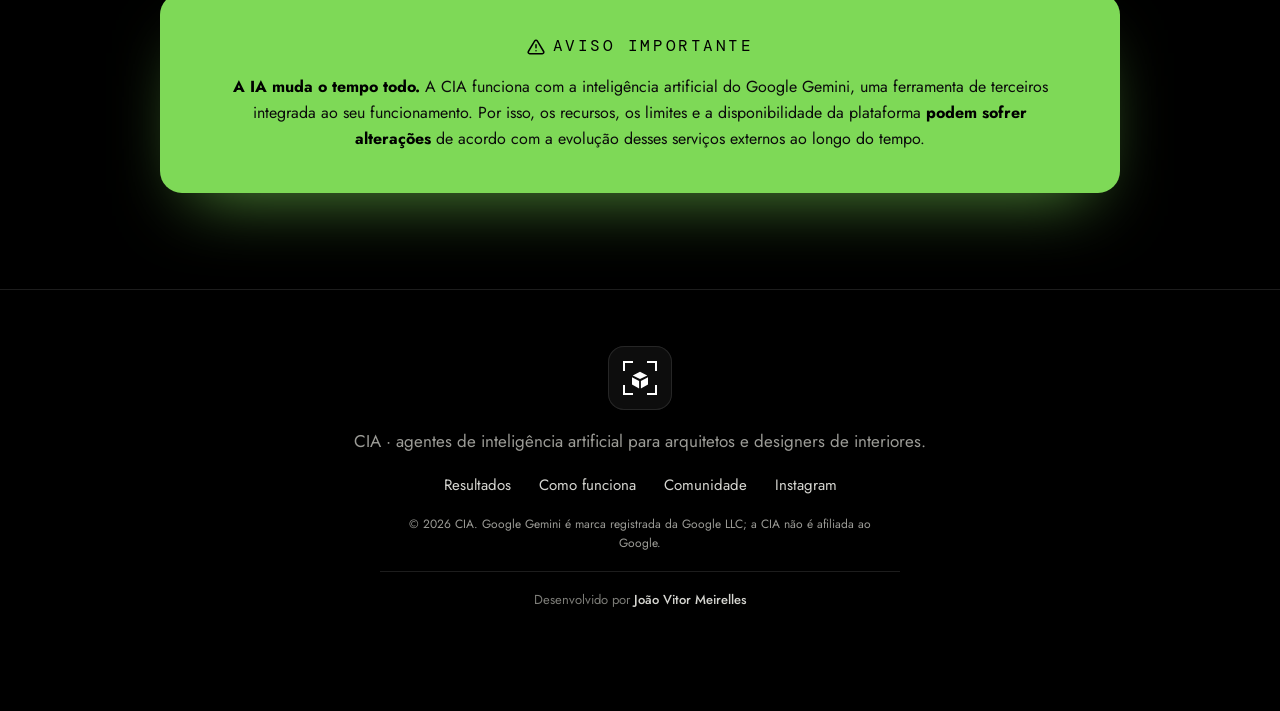
<file: ciagems/pack4skills/index.html>
<!doctype html>
<html lang="pt-BR" class="no-js">
<head>
  <meta charset="utf-8">
  <!-- A página fica em uma subpasta (/ciagems/pack4skills/). Sem a barra final, os caminhos relativos
       (css/, js/, assets/) apontariam para a raiz do domínio; então completamos a barra. -->
  <script>
    if (!/\/$|\.html?$/.test(location.pathname)) location.replace(location.pathname + "/" + location.search + location.hash);
  </script>
  <meta name="viewport" content="width=device-width, initial-scale=1">
  <title>CIA · Agentes de IA para arquitetos</title>
  <link rel="canonical" href="https://casacinteriores.com.br/ciagems/pack4skills/">
  <meta name="description" content="Transforme seus projetos em imagens realistas em segundos, não em horas. A CIA reúne agentes de inteligência artificial dentro do Gemini, para arquitetos e designers de interiores.">
  <meta name="theme-color" content="#000000">
  <meta property="og:type" content="website">
  <meta property="og:title" content="CIA · Agentes de IA para arquitetos">
  <meta property="og:description" content="Agentes de IA no Google Gemini que transformam o print do seu projeto em imagem realista.">
  <meta property="og:url" content="https://casacinteriores.com.br/ciagems/pack4skills/">
  <meta property="og:image" content="https://casacinteriores.com.br/ciagems/pack4skills/assets/img/og-cover.jpg">
  <link rel="icon" href="assets/img/icon.svg" type="image/svg+xml">

  <link rel="preconnect" href="https://fonts.googleapis.com">
  <link rel="preconnect" href="https://fonts.gstatic.com" crossorigin>
  <link rel="stylesheet" href="https://fonts.googleapis.com/css2?family=Instrument+Serif:ital@0;1&family=Jost:wght@300;400;500;600&family=DM+Mono:wght@400;500&display=swap">
  <link rel="preload" as="image" href="assets/img/hero-depois.jpg">
  <link rel="stylesheet" href="css/styles.css">
</head>
<body>
  <!-- Ícone oficial (colchetes + cubo) reutilizado na página -->
  <svg width="0" height="0" style="position:absolute" aria-hidden="true">
    <symbol id="cia-icon" viewBox="0 0 100 100">
      <path d="M18 36V18h18M64 18h18v18M82 64v18H64M36 82H18V64" fill="none" stroke="currentColor" stroke-width="4"/>
      <path d="M50 37.5l14.5 7.3L50 52.2l-14.5-7.4z M34 48.6l14.2 7.4V71L34 62.8z M66 48.6L51.8 56V71L66 62.8z" fill="currentColor"/>
    </symbol>
    <symbol id="wa-icon" viewBox="0 0 24 24">
      <path fill="currentColor" d="M12 2a10 10 0 00-8.6 15.1L2 22l5-1.3A10 10 0 1012 2zm0 18.2a8.2 8.2 0 01-4.2-1.2l-.3-.2-3 .8.8-2.9-.2-.3A8.2 8.2 0 1112 20.2zm4.5-6.1c-.2-.1-1.5-.7-1.7-.8s-.4-.1-.6.1-.7.8-.8 1-.3.2-.5.1a6.7 6.7 0 01-3.3-2.9c-.3-.4.3-.4.7-1.3a.5.5 0 000-.5l-.8-1.8c-.2-.5-.4-.4-.6-.4h-.5a1 1 0 00-.7.3 3 3 0 00-.9 2.2 5.2 5.2 0 001.1 2.8 11.9 11.9 0 004.6 4c1.7.7 2.4.8 3.2.7a2.8 2.8 0 001.8-1.3 2.3 2.3 0 00.2-1.3c-.1-.1-.3-.2-.5-.3z"/>
    </symbol>
  </svg>

  <!-- ===================== HEADER ===================== -->
  <header class="header" id="topo">
    <div class="container header__inner">
      <a href="#topo" class="header__brand" aria-label="CIA — início">
        <span class="brand-mark"><svg aria-hidden="true"><use href="#cia-icon"/></svg></span>
      </a>
      <nav class="header__nav" aria-label="Principal">
        <a href="#antes-depois">Antes e depois</a>
        <a href="#como-funciona">Como funciona</a>
        <a href="#agentes">Agentes</a>
        <a href="#preco">Preço</a>
        <a href="#faq">Dúvidas</a>
      </nav>
      <div class="header__ctas">
        <a href="https://chat.whatsapp.com/DmMdWaeo3gD4I7mkdmJ39l" class="header__link js-community" target="_blank" rel="noopener">Comunidade no WhatsApp</a>
        <a href="https://pay.kirvano.com/35542d3b-191c-4dbd-98e1-065a114020b7" class="btn btn--dark btn--sm js-buy" target="_blank" rel="noopener">Comprar agora</a>
      </div>
    </div>
  </header>

  <main>
    <!-- ===================== HERO ===================== -->
    <section class="hero">
      <div class="container">
        <div class="hero__copy reveal">
          <p class="eyebrow"><span class="dot"></span> CIA</p>
          <h1 class="display">Agentes de IA<br>para arquitetos</h1>
          <p class="hero__sub">Transforme seus projetos em imagens realistas <em>em segundos, não em horas.</em></p>
          <p class="lead">A C.IA reúne agentes de inteligência artificial em formato Skills, arquivos que você baixa e instala no Gemini (por enquanto), transformando seus projetos em imagens incríveis com praticidade e rapidez. Compatível com diferentes programas de modelagem 3D, não apenas SketchUp!</p>
          <div class="hero__ctas">
            <a href="#preco" class="btn btn--green">Comprar agora</a>
            <a href="https://chat.whatsapp.com/DmMdWaeo3gD4I7mkdmJ39l" class="btn btn--ghost js-community" target="_blank" rel="noopener"><svg class="btn__icon" aria-hidden="true"><use href="#wa-icon"/></svg> Entrar na comunidade</a>
          </div>
        </div>

        <!-- Palco central: vídeo do agente com as imagens de antes/depois por trás -->
        <div class="stage" aria-label="Demonstração: do print à imagem realista">
          <figure class="stage__card stage__card--before reveal">
            <figcaption class="stage__label mono">Antes · Print</figcaption>
            <img src="assets/img/hero-antes.jpg" alt="Print do SketchUp de um quarto infantil com beliche de madeira e parede de bolinhas" width="440" height="550">
          </figure>

          <span class="stage__arrow" aria-hidden="true">→</span>

          <div class="device reveal">
            <div class="device__bar">
              <span class="device__logo"><svg aria-hidden="true"><use href="#cia-icon"/></svg></span>
              <span class="device__title">CIA<small>Fotografia</small></span>
            </div>
            <div class="device__tabs mono" role="group" aria-label="Ir para a etapa do vídeo">
              <button type="button" class="is-active" data-step="0">1 · Enviar</button>
              <button type="button" data-step="1">2 · IA processa</button>
              <button type="button" data-step="2">3 · Resultado</button>
            </div>
            <div class="device__screen">
              <video class="js-loop" muted loop playsinline preload="none" aria-label="Vídeo do agente CIA Fotografia transformando um print em imagem realista">
                <source data-src="assets/video/cia-fotografia-na-pratica.mov" type='video/mp4; codecs="hvc1"'>
                <source data-src="assets/video/cia-fotografia-na-pratica-h264.mp4" type="video/mp4">
              </video>
            </div>
            <div class="player" aria-label="Controles do vídeo">
              <button type="button" class="player__btn js-back" aria-label="Voltar 5 segundos">
                <svg viewBox="0 0 24 24"><path d="M11 7L6 12l5 5M18 7l-5 5 5 5"/></svg>
              </button>
              <button type="button" class="player__btn player__btn--main js-toggle" aria-label="Pausar">
                <svg class="i-pause" viewBox="0 0 24 24"><path d="M8 5v14M16 5v14"/></svg>
                <svg class="i-play" viewBox="0 0 24 24"><path d="M7 4.5v15l12-7.5z" fill="currentColor"/></svg>
              </button>
              <button type="button" class="player__btn js-restart" aria-label="Voltar ao início">
                <svg viewBox="0 0 24 24"><path d="M4 12a8 8 0 108-8 8.5 8.5 0 00-6 2.5L4 8.5M4 4v4.5h4.5"/></svg>
              </button>
              <input type="range" class="player__bar js-seek" min="0" max="1000" value="0" step="1" aria-label="Posição do vídeo">
              <span class="player__time mono js-time">0:00</span>
            </div>
          </div>

          <span class="stage__arrow" aria-hidden="true">→</span>

          <figure class="stage__card stage__card--after reveal">
            <figcaption class="stage__label stage__label--green mono">Depois · CIA</figcaption>
            <img src="assets/img/hero-depois.jpg" alt="Imagem fotorrealista do mesmo quarto infantil gerada pela CIA" width="440" height="550">
          </figure>
        </div>

        <ul class="hero__proof">
          <li>Agentes do Google Gemini</li>
          <li>Sem prompts</li>
          <li>Funciona com SketchUp e outros programas 3D</li>
          <li>Roda no navegador, sem placa de vídeo</li>
        </ul>
      </div>
    </section>

    <!-- ===================== ANTES E DEPOIS ===================== -->
    <section class="section" id="antes-depois">
      <div class="container">
        <header class="section__head reveal">
          <p class="eyebrow"><span class="dot"></span> Antes e depois</p>
          <h2 class="display display--md">Do print <em>à imagem realista.</em></h2>
          <p class="lead">Arraste a divisória de cada imagem para comparar. Projetos reais transformados pelos agentes CIA.</p>
        </header>

        <div class="compares" id="compares">
          <!-- preenchido por js/main.js -->
        </div>

        <h3 class="gallery__title reveal">Mais resultados <span>· toque ou passe o mouse para ver o print original</span></h3>
        <div class="gallery">
          <!-- preenchido por js/main.js -->
        </div>

        <div class="center reveal">
          <a href="#preco" class="btn btn--dark">QUERO ESSE RESULTADO NOS MEUS PROJETOS</a>
        </div>
      </div>
    </section>

    <!-- ===================== DOR / PROPOSTA ===================== -->
    <section class="section section--dark">
      <div class="container split">
        <div class="reveal">
          <p class="eyebrow eyebrow--light">Por que a CIA</p>
          <h2 class="display display--md"><span class="text-green">Você faz o projeto.</span><br><em>A CIA te ajuda com o resto.</em></h2>
          <p class="lead lead--light">Terceirizar render custa caro e atrasa a apresentação. Aprender um software de render toma semanas. A CIA encurta esse caminho: do print à imagem que vende o projeto.</p>
        </div>
        <ul class="nolist reveal">
          <li><em>Sem</em> configurar iluminação</li>
          <li><em>Sem</em> configurar materiais</li>
          <li><em>Sem</em> escrever prompts</li>
          <li><em>Sem</em> perder horas com render</li>
        </ul>
      </div>
    </section>

    <!-- ===================== COMO FUNCIONA ===================== -->
    <section class="section" id="como-funciona">
      <div class="container">
        <header class="section__head reveal">
          <p class="eyebrow"><span class="dot"></span> Como funciona</p>
          <h2 class="display display--md">Três passos. <em>Nenhum prompt.</em></h2>
        </header>

        <ol class="steps">
          <li class="step reveal">
            <span class="step__num mono">01</span>
            <div class="step__icon"><svg viewBox="0 0 24 24"><path d="M4 16v3a1 1 0 001 1h14a1 1 0 001-1v-3M12 4v11M7.5 8.5L12 4l4.5 4.5"/></svg></div>
            <h3>Exporte a imagem</h3>
            <p>Exporte a vista do SketchUp (ou de outro programa 3D) e envie ao agente.</p>
          </li>
          <li class="step reveal">
            <span class="step__num mono">02</span>
            <div class="step__icon"><svg viewBox="0 0 24 24"><path d="M12 3l1.8 5.2L19 10l-5.2 1.8L12 17l-1.8-5.2L5 10l5.2-1.8zM19 16l.8 2.2L22 19l-2.2.8L19 22l-.8-2.2L16 19l2.2-.8z"/></svg></div>
            <h3>O agente CIA processa</h3>
            <p>O agente CIA já vem treinado: interpreta materiais, luz e composição e orienta o Gemini a gerar a cena sem que você precise descrever nada.</p>
          </li>
          <li class="step reveal">
            <span class="step__num mono">03</span>
            <div class="step__icon"><svg viewBox="0 0 24 24"><path d="M20 6L9 17l-5-5"/></svg></div>
            <h3>Receba a imagem realista</h3>
            <p>Em segundos, uma nova imagem fotorrealista mantendo o layout do seu projeto, pronta para apresentar ao cliente ou publicar.</p>
          </li>
        </ol>
      </div>
    </section>

    <!-- ===================== AGENTES ===================== -->
    <section class="section section--cream" id="agentes">
      <div class="container">
        <header class="section__head reveal">
          <p class="eyebrow"><span class="dot"></span> Os agentes</p>
          <h2 class="display display--md">Um time de IA <em>para cada etapa da apresentação.</em></h2>
          <p class="lead">Cada agente resolve uma etapa: do render fotorrealista aos novos ângulos, à melhoria da imagem e ao moodboard.</p>
        </header>

        <div class="agents">
          <article class="agent reveal"><span class="tag mono">Favorito</span><svg class="agent__icon"><use href="#cia-icon"/></svg><h3>CIA Fotografia</h3><p>Transforma um print do SketchUp em uma imagem fotorrealista, mantendo layout, proporções e materiais do projeto.</p></article>
          <article class="agent reveal"><svg class="agent__icon"><use href="#cia-icon"/></svg><h3>CIA Novo Olhar</h3><p>Cria novos ângulos e perspectivas a partir de uma única imagem, gerando diferentes enquadramentos automaticamente.</p></article>
          <article class="agent reveal"><svg class="agent__icon"><use href="#cia-icon"/></svg><h3>CIA Aprimorar</h3><p>Melhora automaticamente a qualidade dos seus renders, deixando as imagens mais nítidas e realistas.</p></article>
          <article class="agent reveal"><svg class="agent__icon"><use href="#cia-icon"/></svg><h3>CIA Moodboard</h3><p>Gera um moodboard completo a partir de uma única imagem, facilitando a apresentação do conceito.</p></article>
        </div>
      </div>
    </section>

    <!-- ===================== COMO COMPRAR ===================== -->
    <section class="section section--dark" id="comprar">
      <div class="container">
        <header class="section__head reveal">
          <p class="eyebrow eyebrow--light"><span class="dot"></span> Como comprar</p>
          <h2 class="display display--md">Acesso aos agentes <em>em três passos.</em></h2>
        </header>
        <ol class="buy-steps">
          <li class="reveal"><p>Clique em <strong>Comprar agora</strong> e escolha os agentes de IA que deseja adquirir.</p></li>
          <li class="reveal"><p>Siga as instruções do checkout seguro para <strong>finalizar o pagamento</strong>.</p></li>
          <li class="reveal"><p>Após a confirmação, você recebe <strong>acesso à plataforma</strong> com aulas, tutoriais e os links para baixar as 4 skills.</p></li>
        </ol>
        <div class="center reveal">
          <a href="#preco" class="btn btn--green">Comprar agora</a>
          <p class="buy-note">Pagamento processado pela Kirvano. Ficou com dúvida? <a href="https://chat.whatsapp.com/DmMdWaeo3gD4I7mkdmJ39l" class="js-community" target="_blank" rel="noopener">Pergunte na nossa comunidade do WhatsApp</a>.</p>
        </div>
      </div>
    </section>

    <!-- ===================== DIFERENCIAL ===================== -->
    <section class="section" id="diferencial">
      <div class="container">
        <header class="section__head reveal">
          <p class="eyebrow"><span class="dot"></span> Diferencial</p>
          <h2 class="display display--md">Por que o Pack CIA <em>é diferente?</em></h2>
          <p class="lead">Agentes de inteligência artificial em formato Skills, desenvolvidos para a rotina de arquitetos e designers de interiores. Baixe e instale no Gemini (por enquanto) e transforme seus prints de modelagem em imagens incríveis, sem complicação e sem precisar dominar prompts!</p>
          <p class="diff__motto">Criado por quem entende de projetos, para quem vive de projetar.</p>
        </header>

        <div class="diff">
          <div class="diff__box diff__box--others reveal">
            <h3 class="mono">Com outras ferramentas de IA</h3>
            <ul>
              <li>Você precisa escrever <strong>prompts complexos</strong> para conseguir o resultado desejado.</li>
              <li>Cada ferramenta exige <strong>um processo diferente</strong> e pode consumir seu tempo.</li>
              <li>Você pode gastar <strong>horas ajustando comandos</strong> até chegar ao resultado ideal.</li>
              <li>Nem sempre o resultado <strong>respeita as características</strong> do seu projeto original.</li>
            </ul>
          </div>
          <div class="diff__box diff__box--cia reveal">
            <h3 class="mono">Com o Pack C.IA</h3>
            <ul>
              <li><strong>Sem precisar dominar prompts:</strong> instale a Skill no Gemini, envie seu print e deixe o agente orientar o processo.</li>
              <li><strong>Compatível com diferentes programas de modelagem:</strong> utilize seus prints, não importa qual software você utiliza.</li>
              <li><strong>Diversas possibilidades em um só pack:</strong> transforme prints em fotografias realistas, aprimore seus renders, explore novos ângulos e crie moodboards.</li>
              <li><strong>Skills para baixar e instalar:</strong> tenha seus agentes disponíveis em arquivos próprios, prontos para utilizar no Gemini.</li>
            </ul>
          </div>
        </div>
      </div>
    </section>

    <!-- ===================== PREÇO ===================== -->
    <section class="section section--cream" id="preco">
      <div class="container">
        <header class="section__head reveal">
          <p class="eyebrow"><span class="dot"></span> Investimento</p>
          <h2 class="display display--md">Todos os 4 skills <em>em um só pack.</em></h2>
        </header>

        <article class="plan reveal">
          <div class="plan__media" id="planCompare">
            <p class="plan__count">4 skills</p>
            <!-- comparador preenchido por js/main.js -->
          </div>

          <div class="plan__body">
            <p class="plan__tag mono">Pack completo</p>
            <h3 class="plan__title">CIA · IA para arquitetos</h3>
            <p class="plan__desc">Agentes de inteligência artificial em formato skill dentro do Gemini que transformam os prints do seu projeto em imagens realistas, sem escrever prompts.</p>

            <ul class="plan__list">
              <li>4 SKILLS: Fotografia, Novo Olhar, Aprimorar e Moodboard</li>
              <li>Acesso à plataforma com aulas completas e tutoriais</li>
              <li><span>Links para baixar as skills e usar no Gemini.</span></li>
              <li>Funciona com SketchUp e outros programas de modelagem 3D</li>
              <li>Comunidade no WhatsApp com a equipe CIA</li>
              <li>Garantia de 7 dias</li>
            </ul>

            <div class="plan__price">
              <div>
                <p class="plan__installments"><span class="plan__times">12x de</span> <strong>R$ 20,27</strong></p>
                <p class="plan__cash">ou <strong>R$ 197,00</strong> à vista</p>
              </div>
              <div class="buy-row">
                <a href="https://pay.kirvano.com/35542d3b-191c-4dbd-98e1-065a114020b7" class="btn btn--green js-buy" target="_blank" rel="noopener">Quero a CIA</a>
                <span class="gmail-hint"><svg viewBox="0 0 24 24" aria-hidden="true"><path fill="none" stroke="currentColor" stroke-width="2" stroke-linecap="round" stroke-linejoin="round" d="M12 22a10 10 0 100-20 10 10 0 000 20zM12 16v-4M12 8h.01"/></svg><span>No checkout, use um e-mail <strong>@gmail</strong></span></span>
              </div>
            </div>
            <p class="plan__note">**Acesse os agentes pelo Gemini, conforme as condições do produto adquirido. A utilização está sujeita aos limites e à disponibilidade da plataforma.</p>
          </div>
        </article>
      </div>
    </section>

    <!-- ===================== FEEDBACK (prints da comunidade) ===================== -->
    <section class="section section--dark feedback" id="feedback">
      <div class="container">
        <header class="section__head reveal">
          <p class="eyebrow eyebrow--light"><span class="dot"></span> Feedback</p>
          <h2 class="display display--md">Resultado <em>dos alunos.</em></h2>
          <p class="lead lead--light">Prints enviados na comunidade por quem já usa os agentes CIA.</p>
        </header>
      </div>
      <div class="marquee" id="feedbackMarquee" aria-label="Prints de clientes no WhatsApp. Arraste para o lado para ver mais.">
        <div class="marquee__track" id="feedbackTrack">
          <!-- preenchido por js/main.js -->
        </div>
      </div>
    </section>

    <!-- ===================== FAQ ===================== -->
    <section class="section" id="faq">
      <div class="container faq">
        <header class="section__head section__head--left reveal">
          <p class="eyebrow"><span class="dot"></span> Dúvidas frequentes</p>
          <h2 class="display display--md">Antes de <em>começar.</em></h2>
          <a href="https://chat.whatsapp.com/DmMdWaeo3gD4I7mkdmJ39l" class="btn btn--ghost js-community" target="_blank" rel="noopener"><svg class="btn__icon" aria-hidden="true"><use href="#wa-icon"/></svg> Tirar dúvidas na comunidade</a>
        </header>
        <div class="faq__list reveal">
          <details open><summary>Preciso saber usar IA ou escrever prompt?</summary><p>Não. Os agentes são <strong>Gems do Gemini</strong> já configurados: você abre no navegador, envia a imagem exportada do seu 3D e recebe o resultado. <strong>Nenhum prompt, nenhum programa novo</strong>, nenhuma configuração.</p></details>
          <details><summary>Funciona com qual programa de 3D?</summary><p>Com qualquer um: SketchUp, Revit, 3ds Max, Blender, Enscape, Lumion… O agente trabalha em cima da <strong>imagem exportada</strong>, então basta o seu 3D exportar uma imagem em boa resolução.</p></details>
          <details><summary>Quando recebo meu acesso depois da compra?</summary><p>O acesso chega no seu e-mail, enviado em nome da <strong>Kirvano</strong> (a plataforma de pagamento), com o passo a passo de como entrar. Digite o e-mail certinho no checkout e use um <strong>@gmail</strong>. Se a mensagem não aparecer, procure na caixa de <strong>spam</strong> ou na <strong>lixeira</strong>.</p></details>
          <details><summary>Posso comprar com qualquer e-mail?</summary><p><strong>Use um @gmail</strong>: os agentes são Gems do Gemini e a liberação vai direto para a conta Google desse e-mail. Se você já comprou com outro e-mail, avise na nossa <a href="https://chat.whatsapp.com/DmMdWaeo3gD4I7mkdmJ39l" class="js-community" target="_blank" rel="noopener">comunidade do WhatsApp</a> que a equipe ajuda.</p></details>
          <details><summary>Como aprendo a usar os agentes?</summary><p>Dentro da plataforma: <strong>assista às aulas e aos tutoriais</strong>. Lá está explicado, passo a passo, como usar cada um dos 4 agentes e como exportar a imagem do seu 3D do jeito certo.</p></details>
          <details><summary>Preciso de um computador potente?</summary><p>Não. O processamento acontece no Google Gemini, na nuvem. Você usa pelo <strong>navegador ou pelo celular</strong>.</p></details>
          <details><summary>Tem garantia?</summary><p>Sim. Você tem <strong>7 dias de garantia</strong> a partir da compra.</p></details>
          <details><summary>Como falo com a equipe?</summary><p>Todo o contato com a equipe CIA é feito pela nossa <strong>comunidade no WhatsApp</strong>. Lá você tira todas as suas dúvidas, antes e depois da compra.</p></details>
        </div>
      </div>
    </section>

    <!-- ===================== CTA FINAL / COMUNIDADE ===================== -->
    <section class="section section--dark cta" id="comunidade">
      <div class="container cta__grid">
        <div class="reveal">
          <svg class="cta__icon"><use href="#cia-icon"/></svg>
          <h2 class="display display--md">Entre para a nossa <em>comunidade no WhatsApp.</em></h2>
          <p class="lead lead--light">Todas as dúvidas são tiradas lá, e todo o contato com a equipe CIA acontece por lá.</p>
          <ul class="cta__list">
            <li>Tire suas dúvidas sobre os agentes</li>
            <li>Fale direto com a equipe CIA</li>
            <li>Suporte antes e depois da compra</li>
          </ul>
        </div>

        <div class="community reveal">
          <span class="community__icon"><svg aria-hidden="true"><use href="#wa-icon"/></svg></span>
          <h3>Comunidade CIA</h3>
          <p>Grupo oficial no WhatsApp para arquitetos e designers de interiores.</p>
          <a href="https://chat.whatsapp.com/DmMdWaeo3gD4I7mkdmJ39l" class="btn btn--green btn--block js-community" target="_blank" rel="noopener">Entrar na comunidade</a>
          <p class="community__buy">Já decidiu? <a href="#preco">Comprar agora</a></p>
        </div>
      </div>
    </section>

    <!-- ===================== AVISO IMPORTANTE ===================== -->
    <section class="notice" aria-labelledby="noticeTitle">
      <div class="container">
        <div class="notice__box">
          <p class="notice__title mono" id="noticeTitle"><svg viewBox="0 0 24 24" aria-hidden="true"><path fill="none" stroke="currentColor" stroke-width="2" stroke-linecap="round" stroke-linejoin="round" d="M10.3 3.9L1.8 18a2 2 0 001.7 3h17a2 2 0 001.7-3L13.7 3.9a2 2 0 00-3.4 0zM12 9v4M12 17h.01"/></svg> Aviso importante</p>
          <p><strong>A IA muda o tempo todo.</strong> A CIA funciona com a inteligência artificial do Google Gemini, uma ferramenta de terceiros integrada ao seu funcionamento. Por isso, os recursos, os limites e a disponibilidade da plataforma <strong>podem sofrer alterações</strong> de acordo com a evolução desses serviços externos ao longo do tempo.</p>
        </div>
      </div>
    </section>
  </main>

  <footer class="footer">
    <div class="container footer__inner">
      <span class="footer__brand" role="img" aria-label="CIA"><span class="brand-mark"><svg aria-hidden="true"><use href="#cia-icon"/></svg></span></span>
      <p>CIA · agentes de inteligência artificial para arquitetos e designers de interiores.</p>
      <nav class="footer__links">
        <a href="#antes-depois">Resultados</a>
        <a href="#como-funciona">Como funciona</a>
        <a href="https://chat.whatsapp.com/DmMdWaeo3gD4I7mkdmJ39l" class="js-community" target="_blank" rel="noopener">Comunidade</a>
        <a href="#" id="instaLink" target="_blank" rel="noopener" hidden>Instagram</a>
      </nav>
      <small>© <span id="year"></span> CIA. Google Gemini é marca registrada da Google LLC; a CIA não é afiliada ao Google.</small>
      <p class="footer__credit">Desenvolvido por <strong>João Vitor Meirelles</strong></p>
    </div>
  </footer>

  <a href="#preco" class="sticky-cta">Comprar agora</a>

  <script src="js/config.js"></script>
  <script src="js/main.js" defer></script>
</body>
</html>
</file>
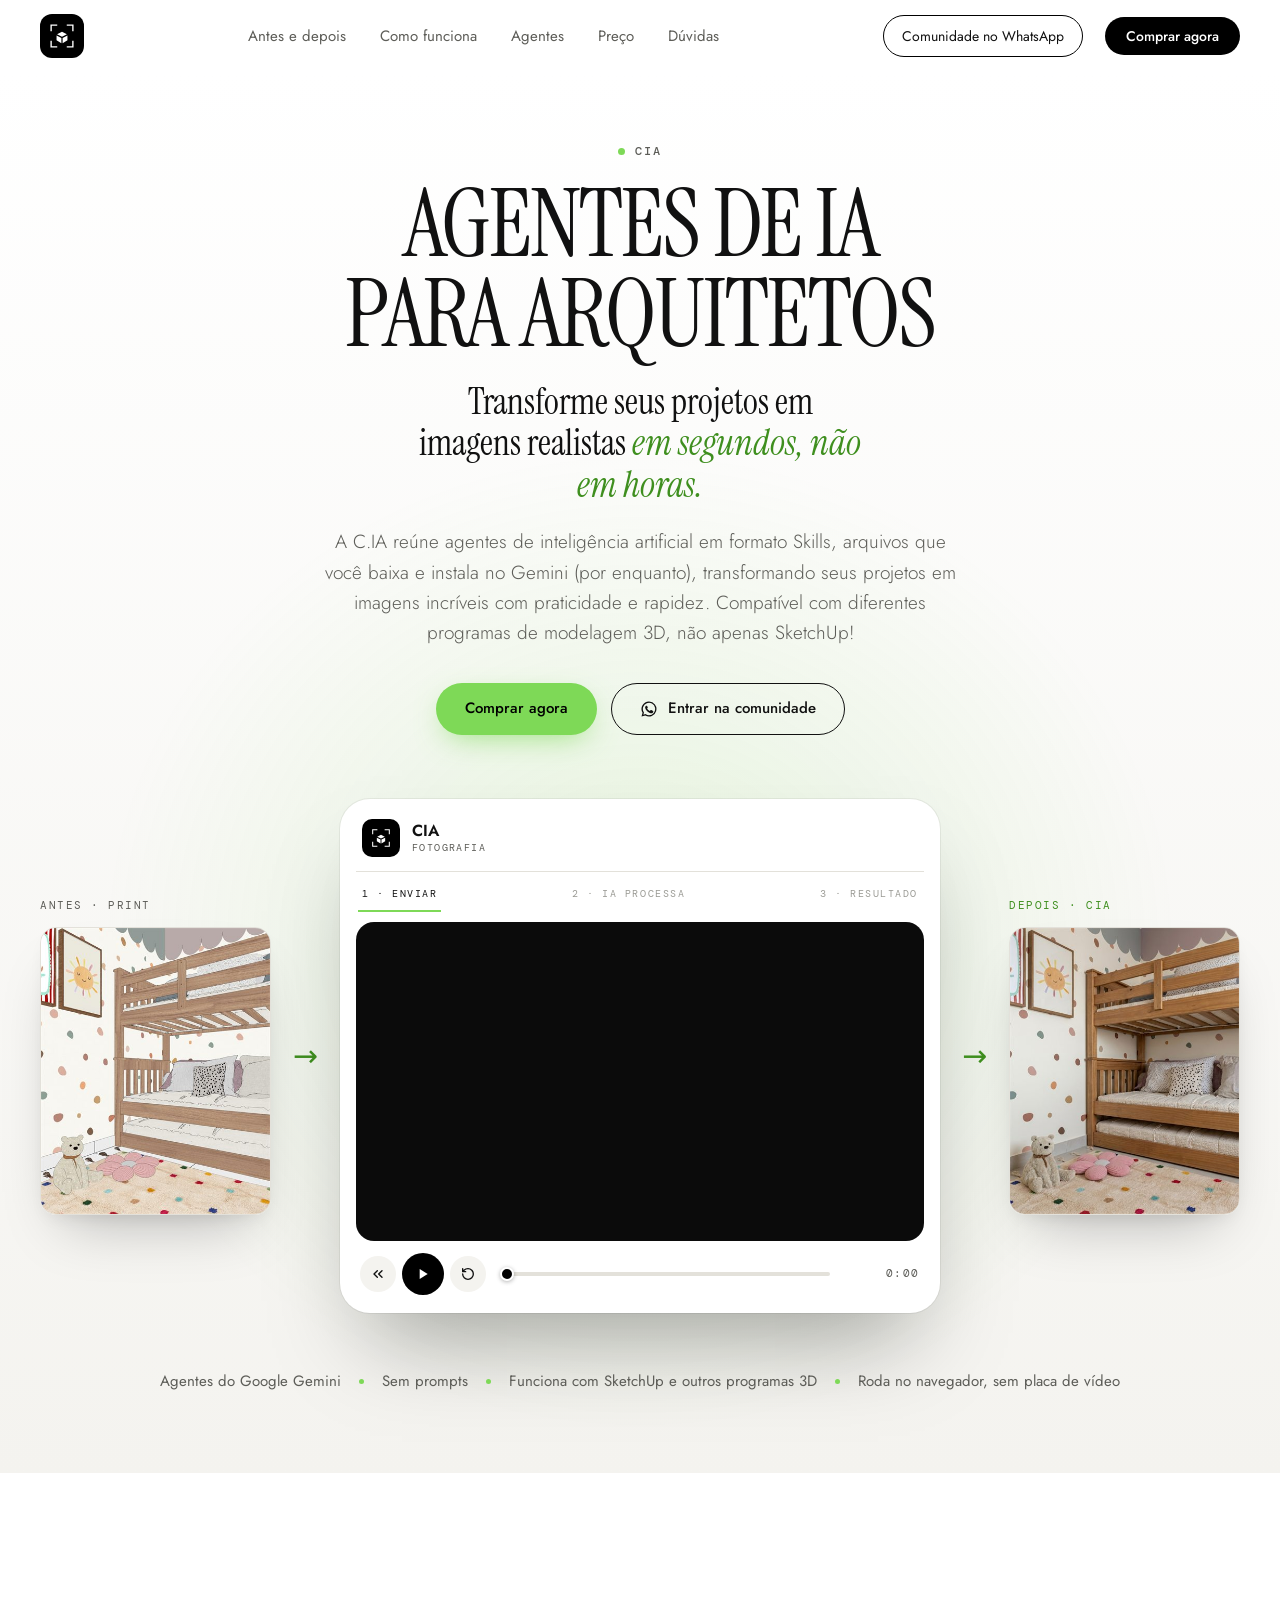
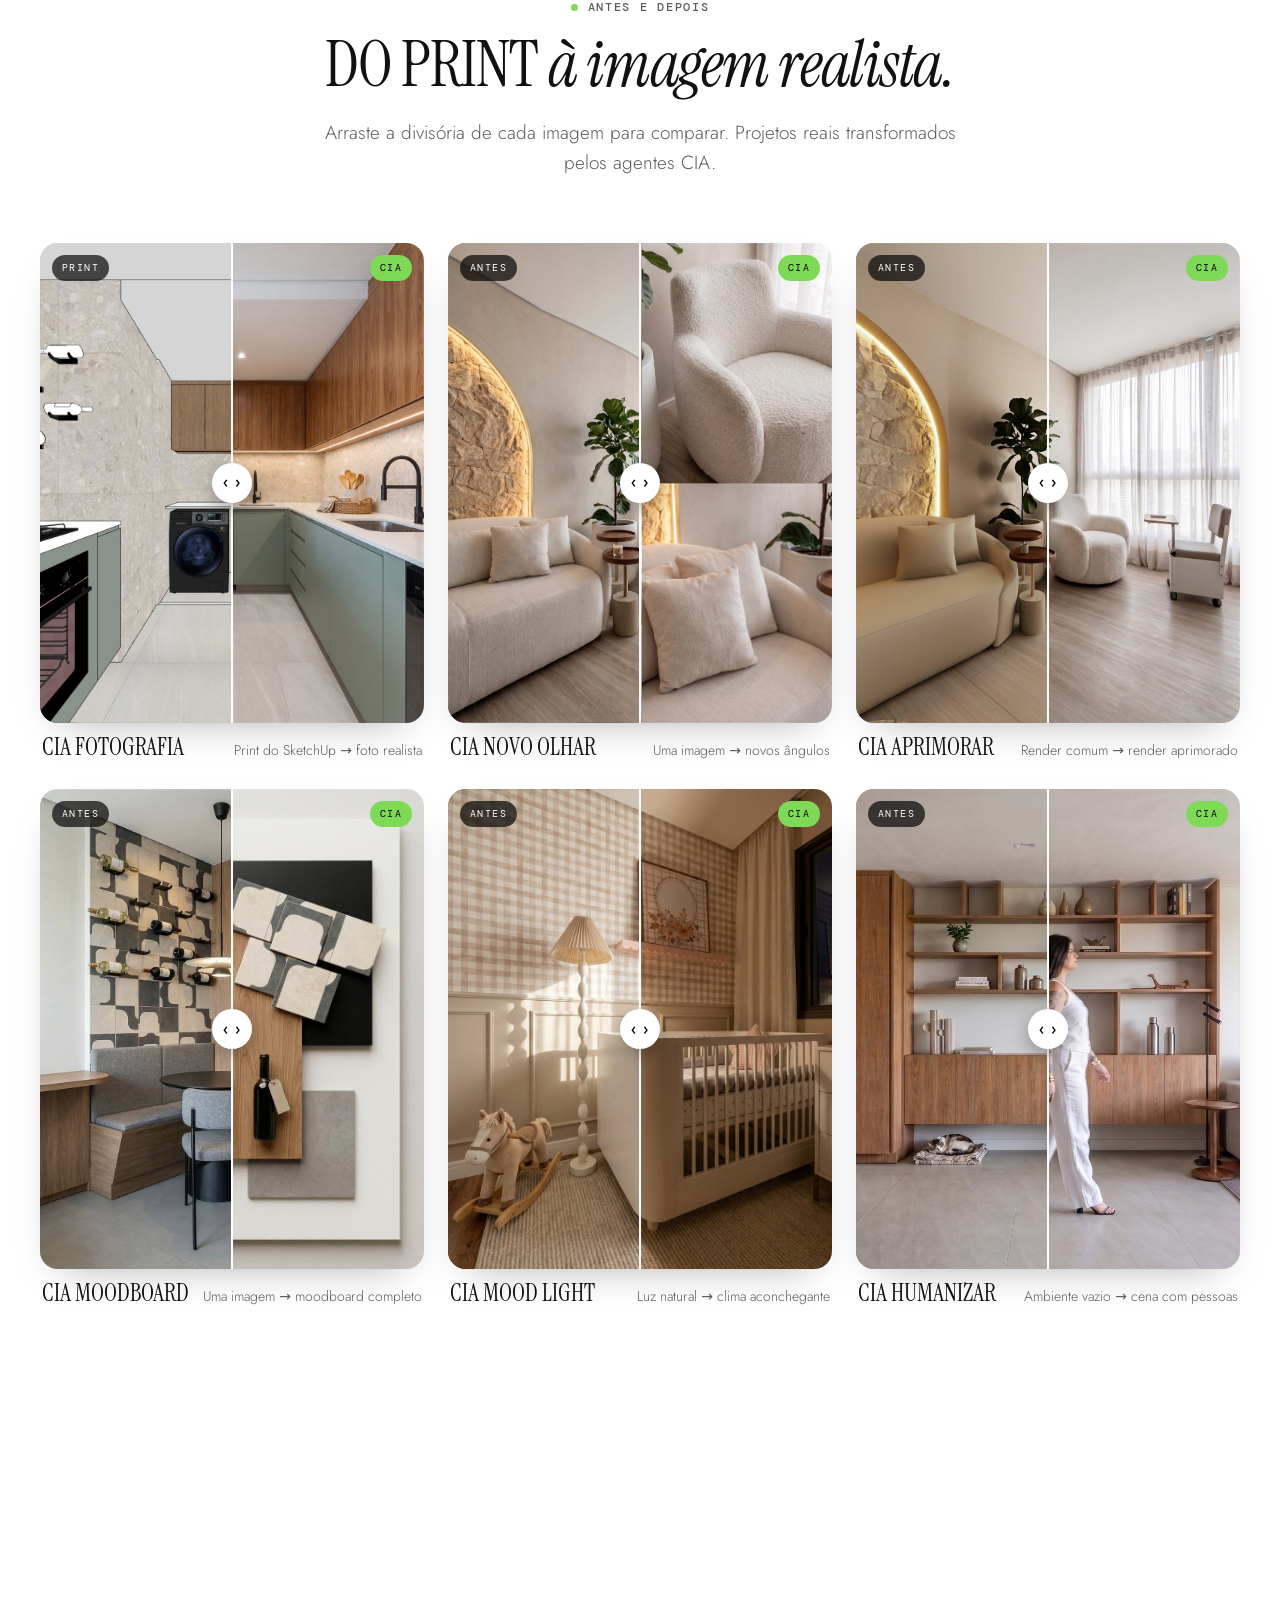
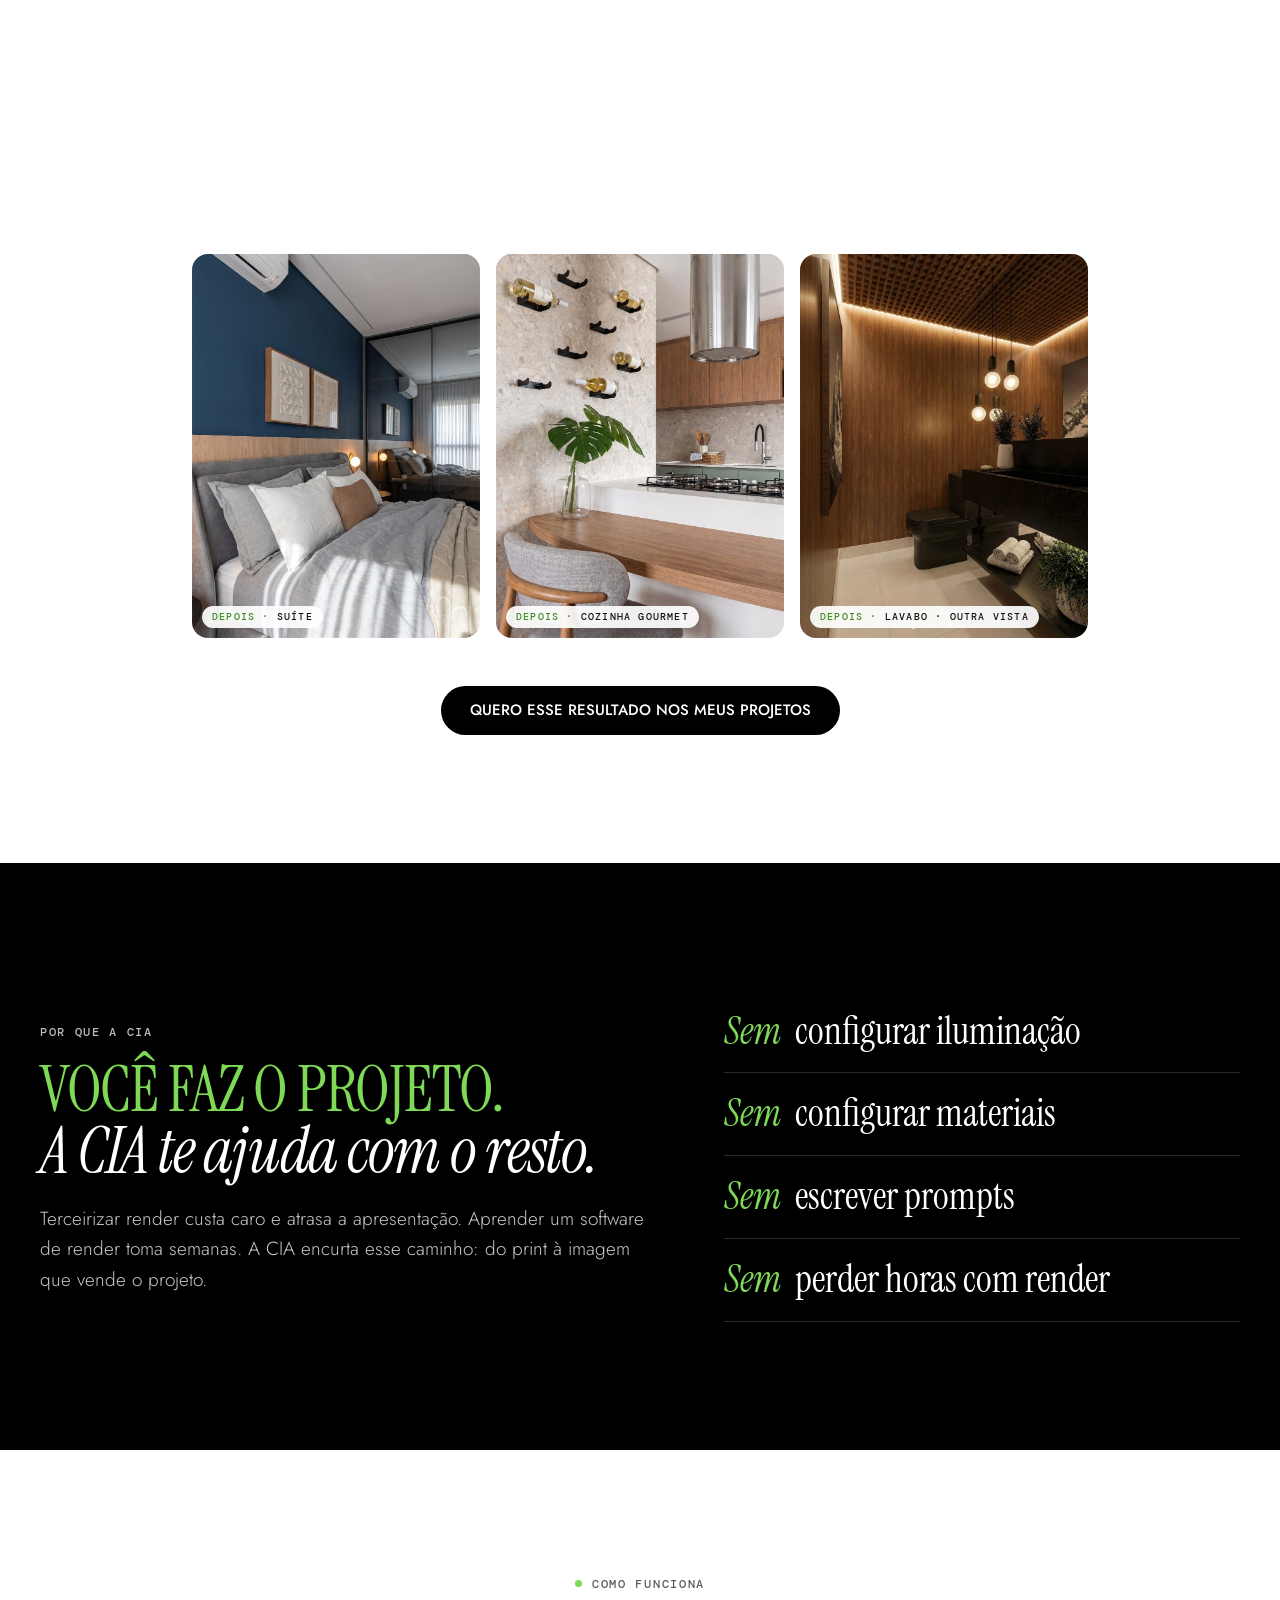
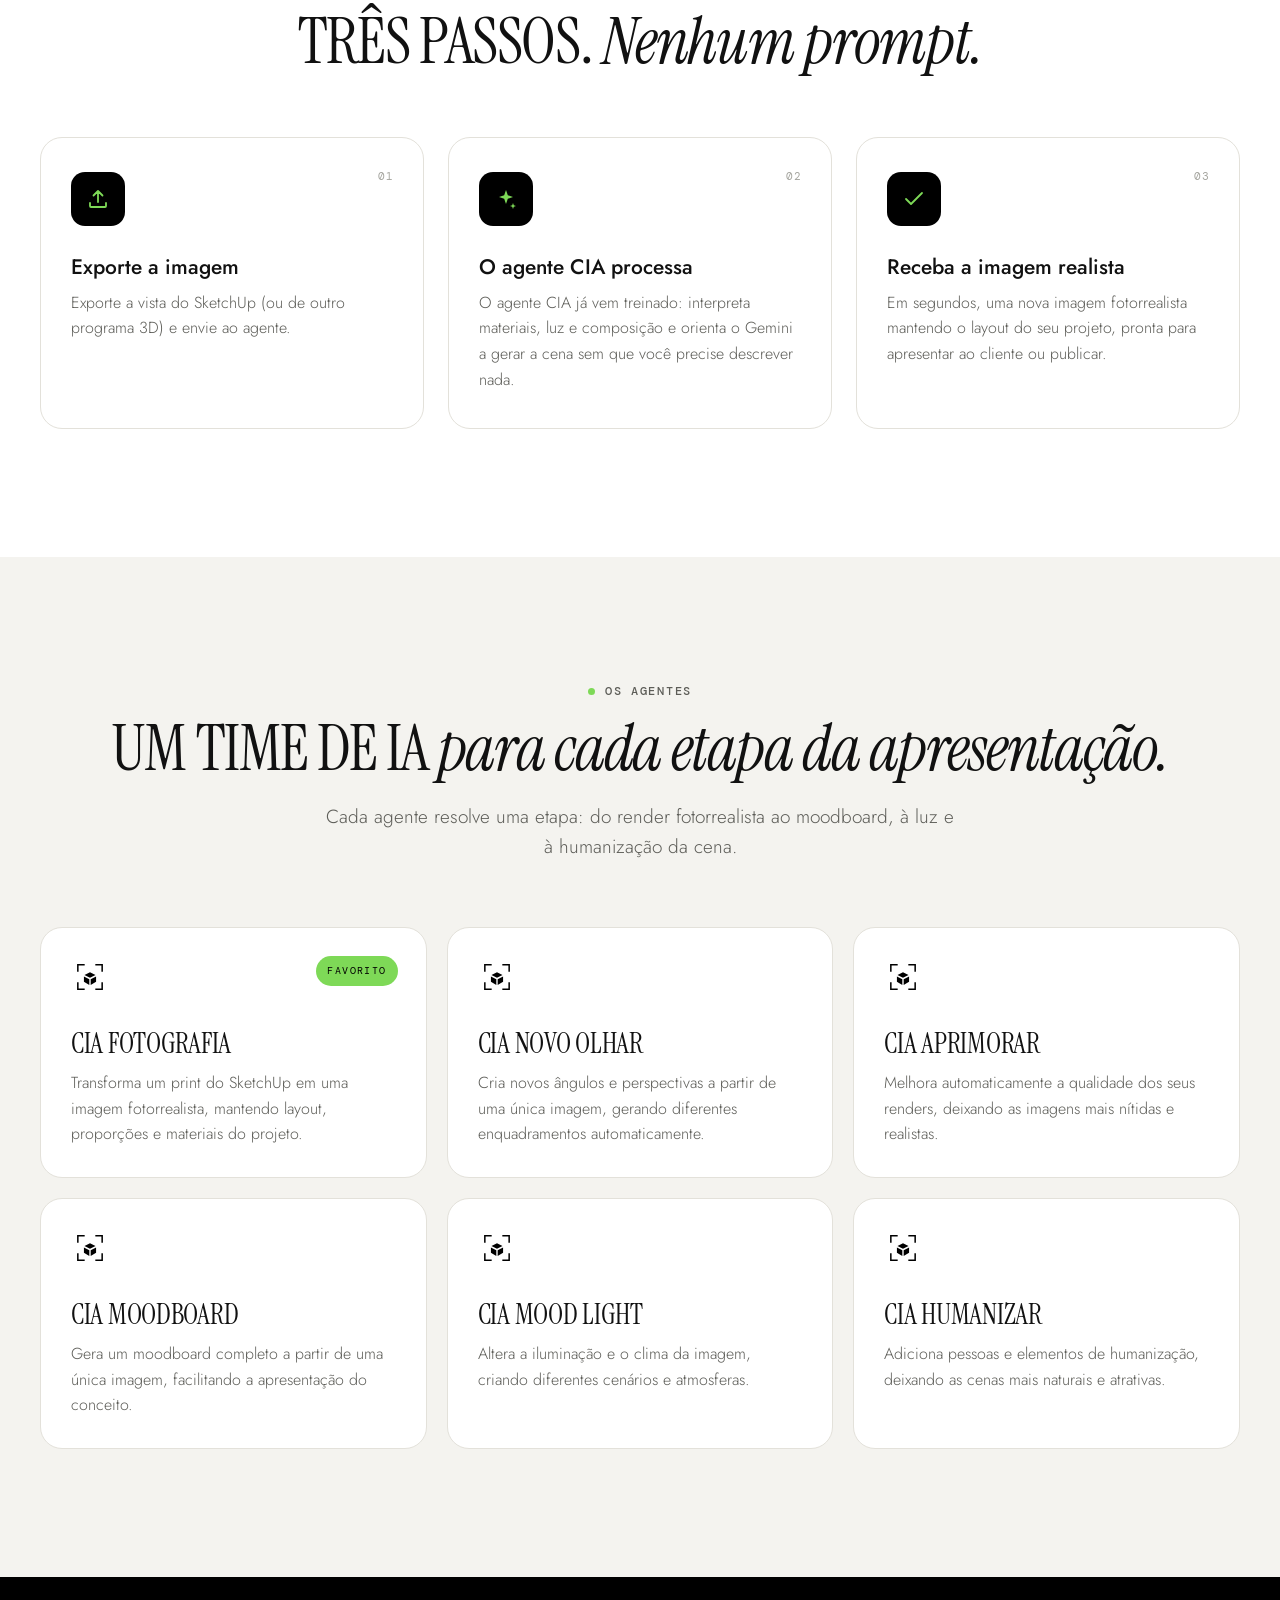
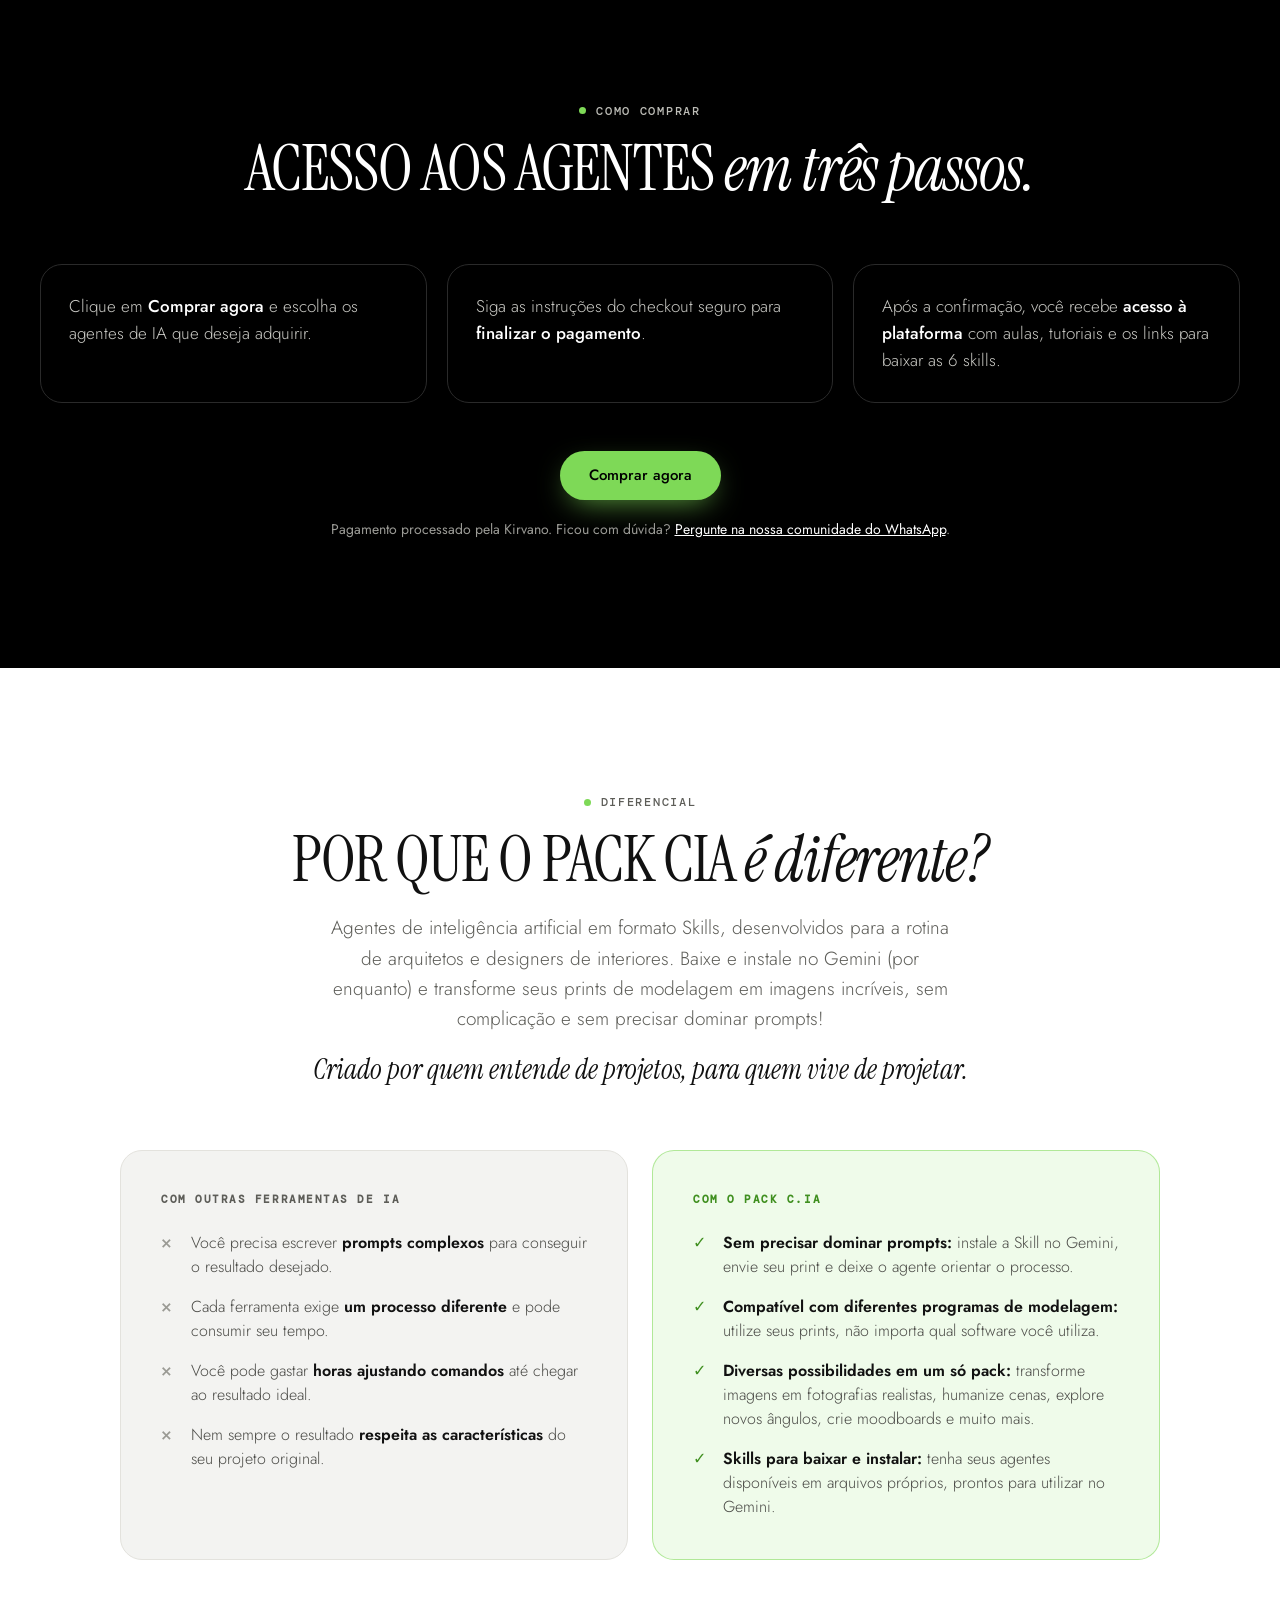
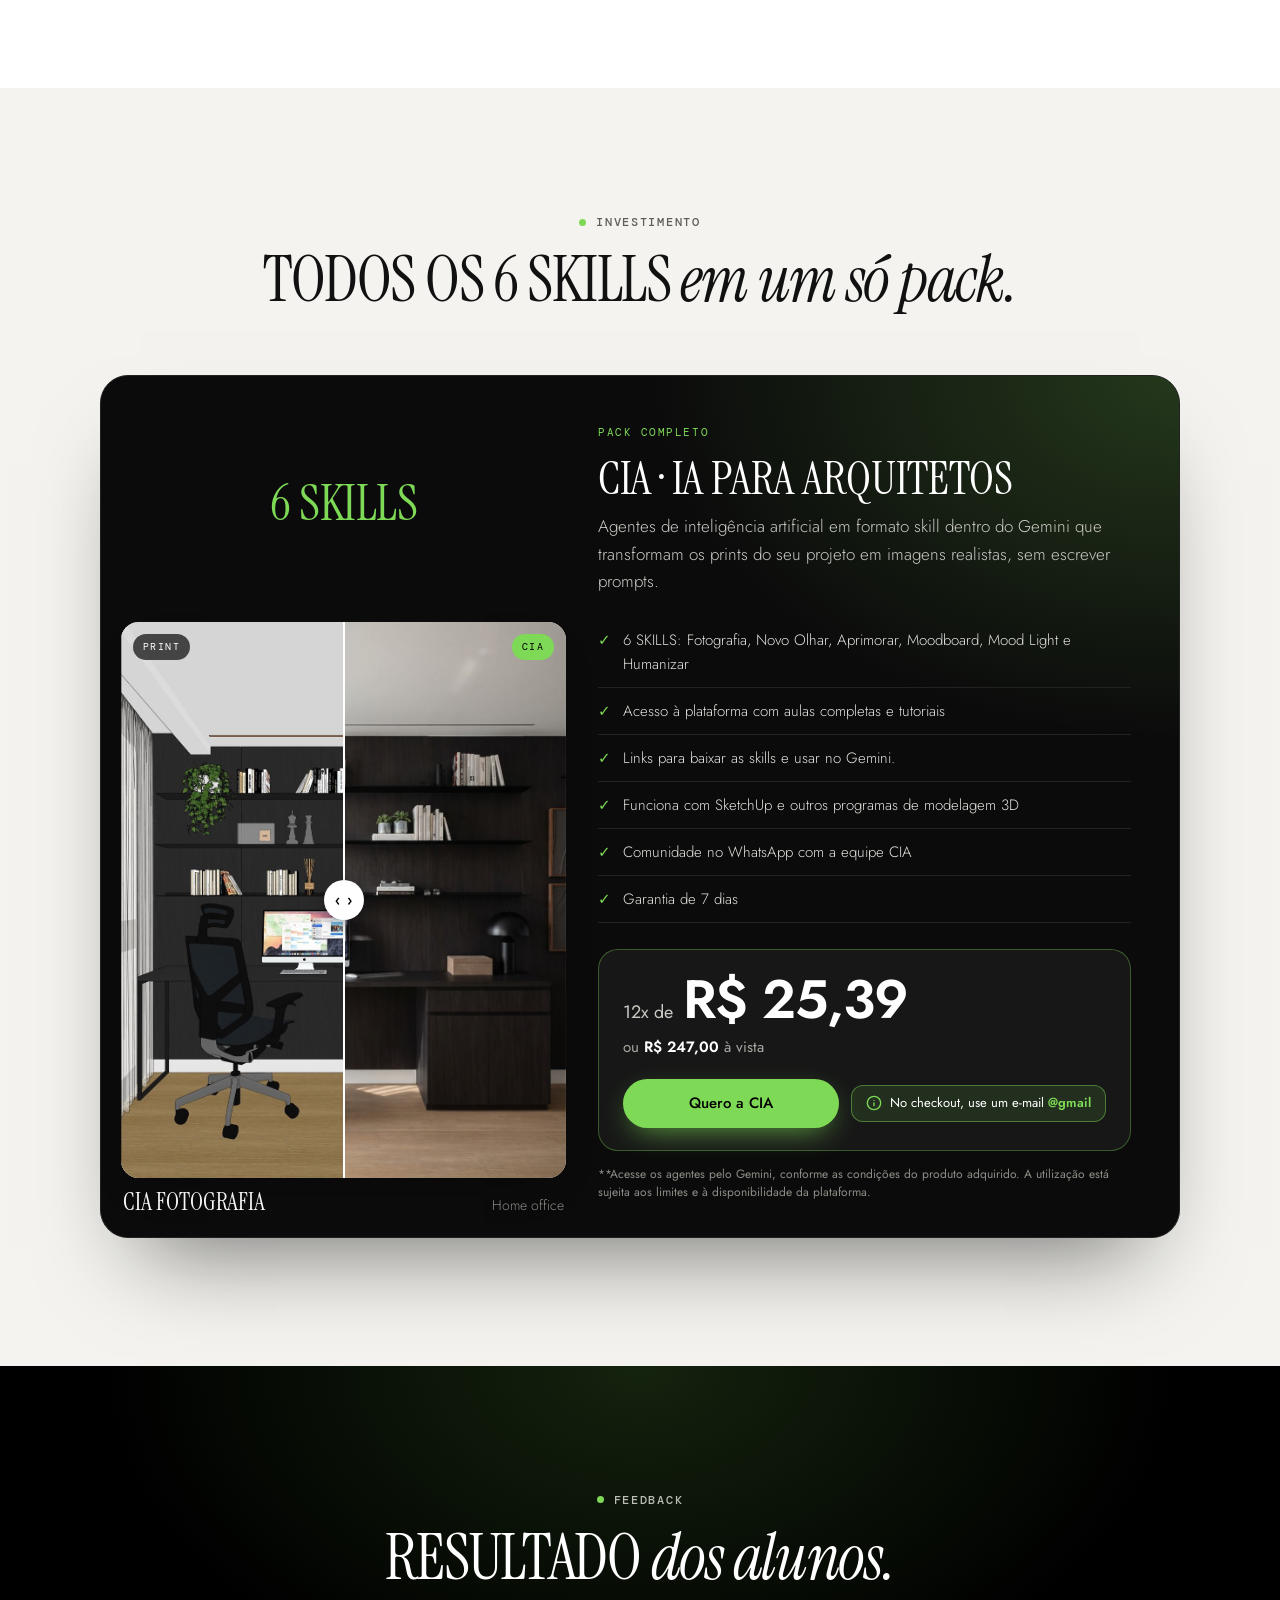
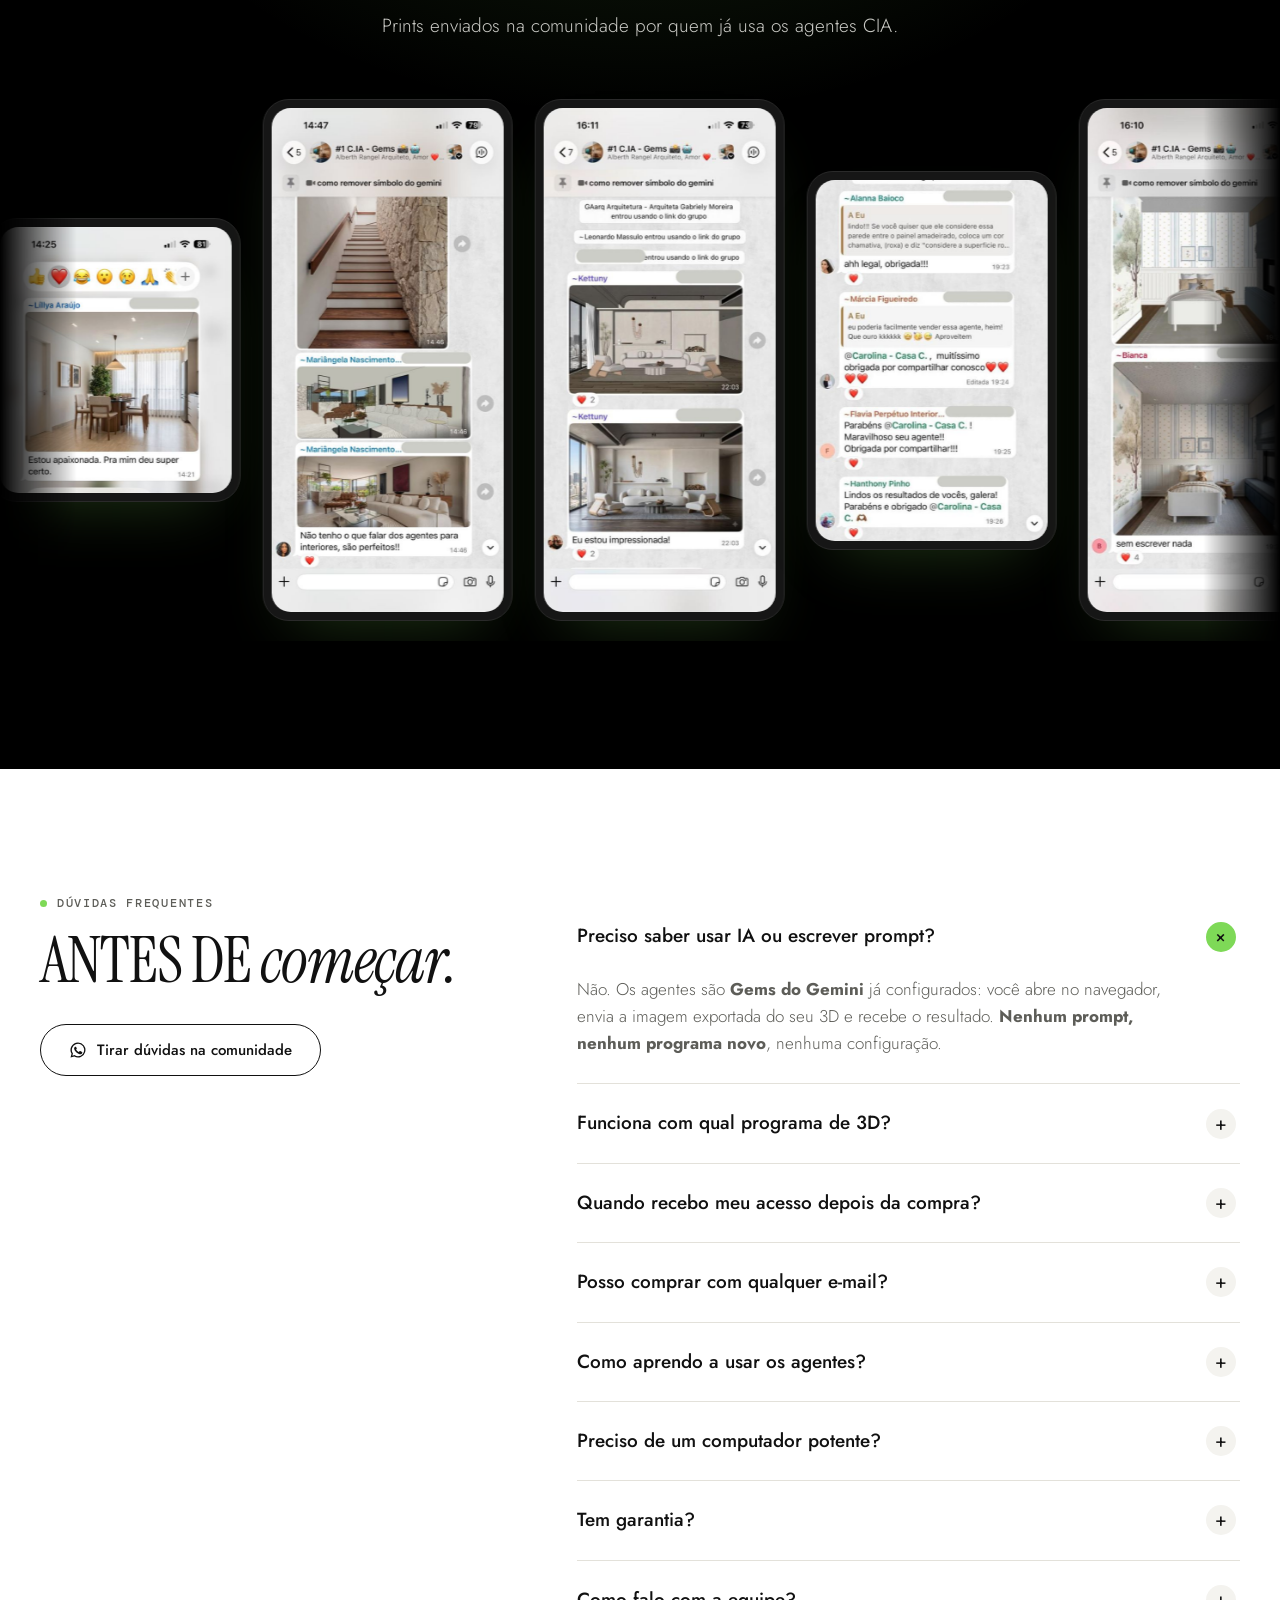
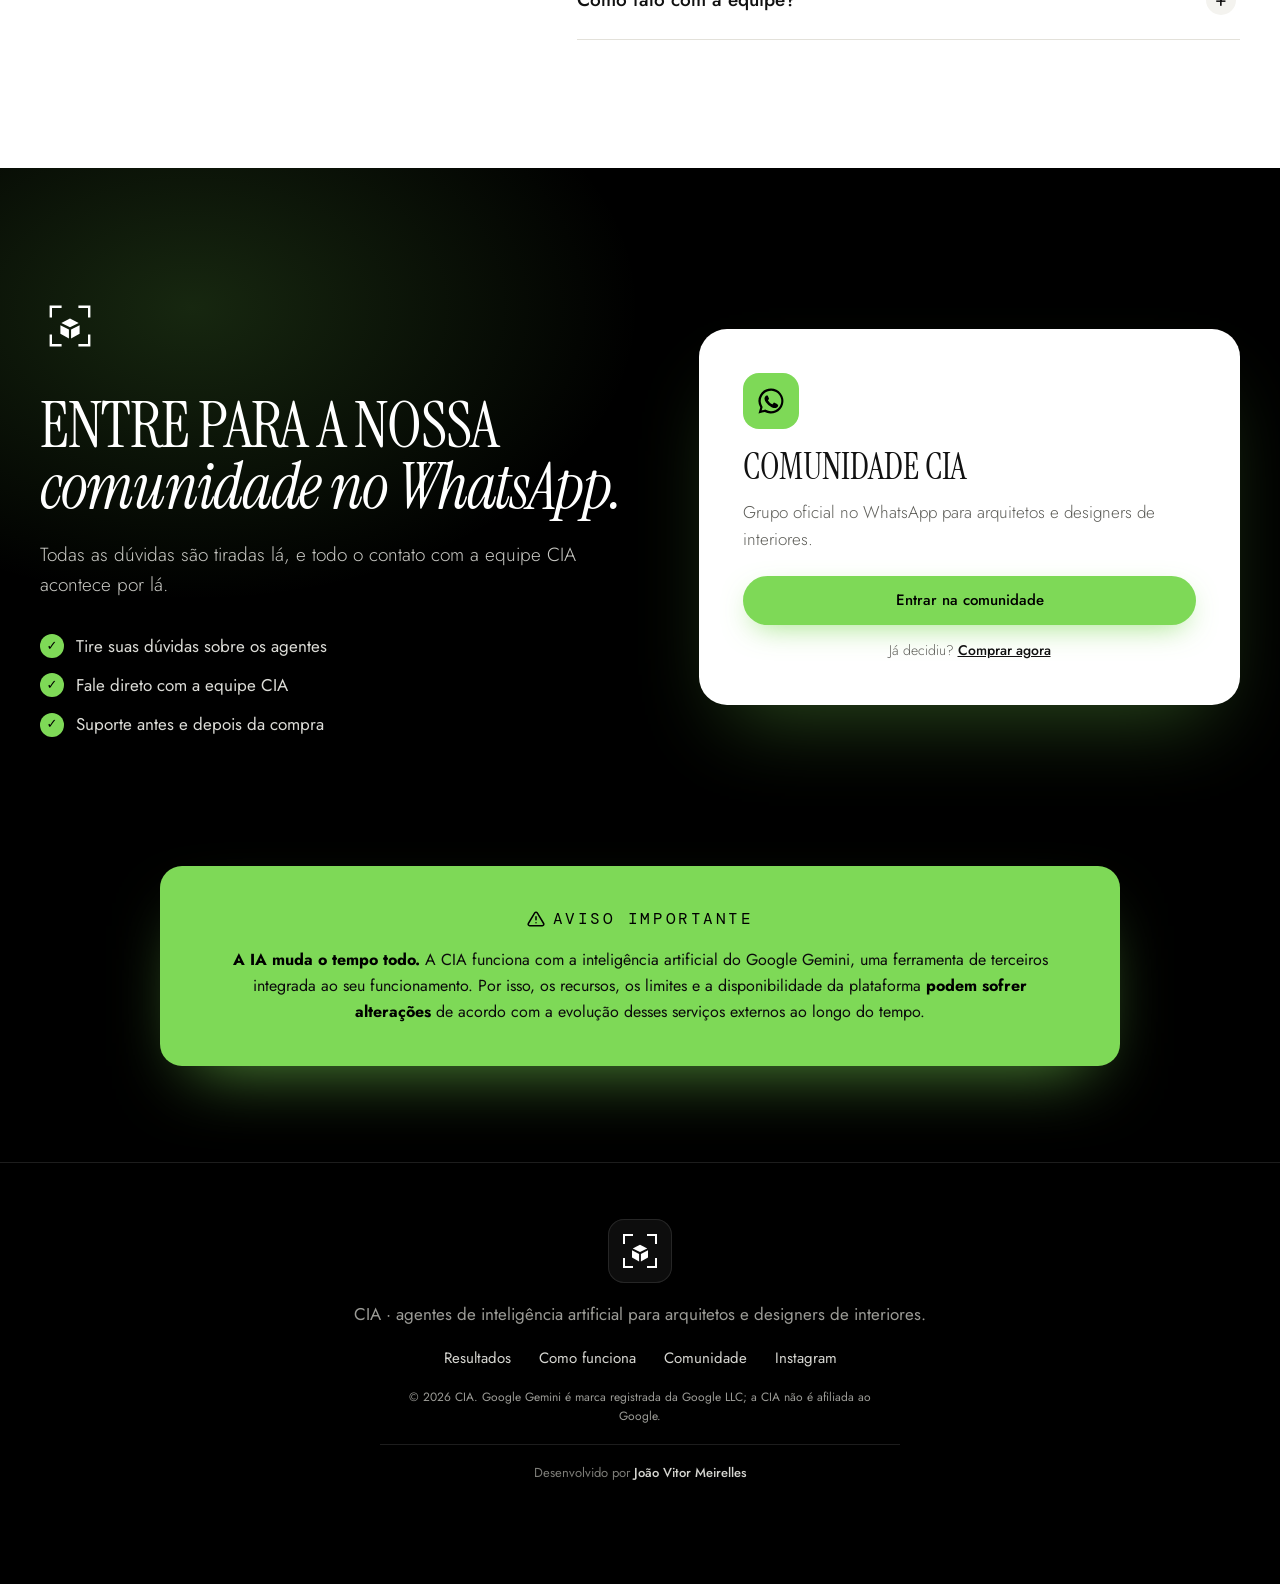
<file: ciagems/pack6skills/index.html>
<!doctype html>
<html lang="pt-BR" class="no-js">
<head>
  <meta charset="utf-8">
  <!-- A página fica em uma subpasta (/ciagems/pack6skills/). Sem a barra final, os caminhos relativos
       (css/, js/, assets/) apontariam para a raiz do domínio; então completamos a barra. -->
  <script>
    if (!/\/$|\.html?$/.test(location.pathname)) location.replace(location.pathname + "/" + location.search + location.hash);
  </script>
  <meta name="viewport" content="width=device-width, initial-scale=1">
  <title>CIA · Agentes de IA para arquitetos</title>
  <link rel="canonical" href="https://casacinteriores.com.br/ciagems/pack6skills/">
  <meta name="description" content="Transforme seus projetos em imagens realistas em segundos, não em horas. A CIA reúne agentes de inteligência artificial dentro do Gemini, para arquitetos e designers de interiores.">
  <meta name="theme-color" content="#000000">
  <meta property="og:type" content="website">
  <meta property="og:title" content="CIA · Agentes de IA para arquitetos">
  <meta property="og:description" content="Agentes de IA no Google Gemini que transformam o print do seu projeto em imagem realista.">
  <meta property="og:url" content="https://casacinteriores.com.br/ciagems/pack6skills/">
  <meta property="og:image" content="https://casacinteriores.com.br/ciagems/pack6skills/assets/img/og-cover.jpg">
  <link rel="icon" href="assets/img/icon.svg" type="image/svg+xml">

  <link rel="preconnect" href="https://fonts.googleapis.com">
  <link rel="preconnect" href="https://fonts.gstatic.com" crossorigin>
  <link rel="stylesheet" href="https://fonts.googleapis.com/css2?family=Instrument+Serif:ital@0;1&family=Jost:wght@300;400;500;600&family=DM+Mono:wght@400;500&display=swap">
  <link rel="preload" as="image" href="assets/img/hero-depois.jpg">
  <link rel="stylesheet" href="css/styles.css">
</head>
<body>
  <!-- Ícone oficial (colchetes + cubo) reutilizado na página -->
  <svg width="0" height="0" style="position:absolute" aria-hidden="true">
    <symbol id="cia-icon" viewBox="0 0 100 100">
      <path d="M18 36V18h18M64 18h18v18M82 64v18H64M36 82H18V64" fill="none" stroke="currentColor" stroke-width="4"/>
      <path d="M50 37.5l14.5 7.3L50 52.2l-14.5-7.4z M34 48.6l14.2 7.4V71L34 62.8z M66 48.6L51.8 56V71L66 62.8z" fill="currentColor"/>
    </symbol>
    <symbol id="wa-icon" viewBox="0 0 24 24">
      <path fill="currentColor" d="M12 2a10 10 0 00-8.6 15.1L2 22l5-1.3A10 10 0 1012 2zm0 18.2a8.2 8.2 0 01-4.2-1.2l-.3-.2-3 .8.8-2.9-.2-.3A8.2 8.2 0 1112 20.2zm4.5-6.1c-.2-.1-1.5-.7-1.7-.8s-.4-.1-.6.1-.7.8-.8 1-.3.2-.5.1a6.7 6.7 0 01-3.3-2.9c-.3-.4.3-.4.7-1.3a.5.5 0 000-.5l-.8-1.8c-.2-.5-.4-.4-.6-.4h-.5a1 1 0 00-.7.3 3 3 0 00-.9 2.2 5.2 5.2 0 001.1 2.8 11.9 11.9 0 004.6 4c1.7.7 2.4.8 3.2.7a2.8 2.8 0 001.8-1.3 2.3 2.3 0 00.2-1.3c-.1-.1-.3-.2-.5-.3z"/>
    </symbol>
  </svg>

  <!-- ===================== HEADER ===================== -->
  <header class="header" id="topo">
    <div class="container header__inner">
      <a href="#topo" class="header__brand" aria-label="CIA — início">
        <span class="brand-mark"><svg aria-hidden="true"><use href="#cia-icon"/></svg></span>
      </a>
      <nav class="header__nav" aria-label="Principal">
        <a href="#antes-depois">Antes e depois</a>
        <a href="#como-funciona">Como funciona</a>
        <a href="#agentes">Agentes</a>
        <a href="#preco">Preço</a>
        <a href="#faq">Dúvidas</a>
      </nav>
      <div class="header__ctas">
        <a href="https://chat.whatsapp.com/DmMdWaeo3gD4I7mkdmJ39l" class="header__link js-community" target="_blank" rel="noopener">Comunidade no WhatsApp</a>
        <a href="https://pay.kirvano.com/5ab20fad-241f-4e62-a92f-2e8d2a5e099b" class="btn btn--dark btn--sm js-buy" target="_blank" rel="noopener">Comprar agora</a>
      </div>
    </div>
  </header>

  <main>
    <!-- ===================== HERO ===================== -->
    <section class="hero">
      <div class="container">
        <div class="hero__copy reveal">
          <p class="eyebrow"><span class="dot"></span> CIA</p>
          <h1 class="display">Agentes de IA<br>para arquitetos</h1>
          <p class="hero__sub">Transforme seus projetos em imagens realistas <em>em segundos, não em horas.</em></p>
          <p class="lead">A C.IA reúne agentes de inteligência artificial em formato Skills, arquivos que você baixa e instala no Gemini (por enquanto), transformando seus projetos em imagens incríveis com praticidade e rapidez. Compatível com diferentes programas de modelagem 3D, não apenas SketchUp!</p>
          <div class="hero__ctas">
            <a href="#preco" class="btn btn--green">Comprar agora</a>
            <a href="https://chat.whatsapp.com/DmMdWaeo3gD4I7mkdmJ39l" class="btn btn--ghost js-community" target="_blank" rel="noopener"><svg class="btn__icon" aria-hidden="true"><use href="#wa-icon"/></svg> Entrar na comunidade</a>
          </div>
        </div>

        <!-- Palco central: vídeo do agente com as imagens de antes/depois por trás -->
        <div class="stage" aria-label="Demonstração: do print à imagem realista">
          <figure class="stage__card stage__card--before reveal">
            <figcaption class="stage__label mono">Antes · Print</figcaption>
            <img src="assets/img/hero-antes.jpg" alt="Print do SketchUp de um quarto infantil com beliche de madeira e parede de bolinhas" width="440" height="550">
          </figure>

          <span class="stage__arrow" aria-hidden="true">→</span>

          <div class="device reveal">
            <div class="device__bar">
              <span class="device__logo"><svg aria-hidden="true"><use href="#cia-icon"/></svg></span>
              <span class="device__title">CIA<small>Fotografia</small></span>
            </div>
            <div class="device__tabs mono" role="group" aria-label="Ir para a etapa do vídeo">
              <button type="button" class="is-active" data-step="0">1 · Enviar</button>
              <button type="button" data-step="1">2 · IA processa</button>
              <button type="button" data-step="2">3 · Resultado</button>
            </div>
            <div class="device__screen">
              <video class="js-loop" muted loop playsinline preload="none" aria-label="Vídeo do agente CIA Fotografia transformando um print em imagem realista">
                <source data-src="assets/video/cia-fotografia-na-pratica.mov" type='video/mp4; codecs="hvc1"'>
                <source data-src="assets/video/cia-fotografia-na-pratica-h264.mp4" type="video/mp4">
              </video>
            </div>
            <div class="player" aria-label="Controles do vídeo">
              <button type="button" class="player__btn js-back" aria-label="Voltar 5 segundos">
                <svg viewBox="0 0 24 24"><path d="M11 7L6 12l5 5M18 7l-5 5 5 5"/></svg>
              </button>
              <button type="button" class="player__btn player__btn--main js-toggle" aria-label="Pausar">
                <svg class="i-pause" viewBox="0 0 24 24"><path d="M8 5v14M16 5v14"/></svg>
                <svg class="i-play" viewBox="0 0 24 24"><path d="M7 4.5v15l12-7.5z" fill="currentColor"/></svg>
              </button>
              <button type="button" class="player__btn js-restart" aria-label="Voltar ao início">
                <svg viewBox="0 0 24 24"><path d="M4 12a8 8 0 108-8 8.5 8.5 0 00-6 2.5L4 8.5M4 4v4.5h4.5"/></svg>
              </button>
              <input type="range" class="player__bar js-seek" min="0" max="1000" value="0" step="1" aria-label="Posição do vídeo">
              <span class="player__time mono js-time">0:00</span>
            </div>
          </div>

          <span class="stage__arrow" aria-hidden="true">→</span>

          <figure class="stage__card stage__card--after reveal">
            <figcaption class="stage__label stage__label--green mono">Depois · CIA</figcaption>
            <img src="assets/img/hero-depois.jpg" alt="Imagem fotorrealista do mesmo quarto infantil gerada pela CIA" width="440" height="550">
          </figure>
        </div>

        <ul class="hero__proof">
          <li>Agentes do Google Gemini</li>
          <li>Sem prompts</li>
          <li>Funciona com SketchUp e outros programas 3D</li>
          <li>Roda no navegador, sem placa de vídeo</li>
        </ul>
      </div>
    </section>

    <!-- ===================== ANTES E DEPOIS ===================== -->
    <section class="section" id="antes-depois">
      <div class="container">
        <header class="section__head reveal">
          <p class="eyebrow"><span class="dot"></span> Antes e depois</p>
          <h2 class="display display--md">Do print <em>à imagem realista.</em></h2>
          <p class="lead">Arraste a divisória de cada imagem para comparar. Projetos reais transformados pelos agentes CIA.</p>
        </header>

        <div class="compares" id="compares">
          <!-- preenchido por js/main.js -->
        </div>

        <h3 class="gallery__title reveal">Mais resultados <span>· toque ou passe o mouse para ver o print original</span></h3>
        <div class="gallery">
          <!-- preenchido por js/main.js -->
        </div>

        <div class="center reveal">
          <a href="#preco" class="btn btn--dark">QUERO ESSE RESULTADO NOS MEUS PROJETOS</a>
        </div>
      </div>
    </section>

    <!-- ===================== DOR / PROPOSTA ===================== -->
    <section class="section section--dark">
      <div class="container split">
        <div class="reveal">
          <p class="eyebrow eyebrow--light">Por que a CIA</p>
          <h2 class="display display--md"><span class="text-green">Você faz o projeto.</span><br><em>A CIA te ajuda com o resto.</em></h2>
          <p class="lead lead--light">Terceirizar render custa caro e atrasa a apresentação. Aprender um software de render toma semanas. A CIA encurta esse caminho: do print à imagem que vende o projeto.</p>
        </div>
        <ul class="nolist reveal">
          <li><em>Sem</em> configurar iluminação</li>
          <li><em>Sem</em> configurar materiais</li>
          <li><em>Sem</em> escrever prompts</li>
          <li><em>Sem</em> perder horas com render</li>
        </ul>
      </div>
    </section>

    <!-- ===================== COMO FUNCIONA ===================== -->
    <section class="section" id="como-funciona">
      <div class="container">
        <header class="section__head reveal">
          <p class="eyebrow"><span class="dot"></span> Como funciona</p>
          <h2 class="display display--md">Três passos. <em>Nenhum prompt.</em></h2>
        </header>

        <ol class="steps">
          <li class="step reveal">
            <span class="step__num mono">01</span>
            <div class="step__icon"><svg viewBox="0 0 24 24"><path d="M4 16v3a1 1 0 001 1h14a1 1 0 001-1v-3M12 4v11M7.5 8.5L12 4l4.5 4.5"/></svg></div>
            <h3>Exporte a imagem</h3>
            <p>Exporte a vista do SketchUp (ou de outro programa 3D) e envie ao agente.</p>
          </li>
          <li class="step reveal">
            <span class="step__num mono">02</span>
            <div class="step__icon"><svg viewBox="0 0 24 24"><path d="M12 3l1.8 5.2L19 10l-5.2 1.8L12 17l-1.8-5.2L5 10l5.2-1.8zM19 16l.8 2.2L22 19l-2.2.8L19 22l-.8-2.2L16 19l2.2-.8z"/></svg></div>
            <h3>O agente CIA processa</h3>
            <p>O agente CIA já vem treinado: interpreta materiais, luz e composição e orienta o Gemini a gerar a cena sem que você precise descrever nada.</p>
          </li>
          <li class="step reveal">
            <span class="step__num mono">03</span>
            <div class="step__icon"><svg viewBox="0 0 24 24"><path d="M20 6L9 17l-5-5"/></svg></div>
            <h3>Receba a imagem realista</h3>
            <p>Em segundos, uma nova imagem fotorrealista mantendo o layout do seu projeto, pronta para apresentar ao cliente ou publicar.</p>
          </li>
        </ol>
      </div>
    </section>

    <!-- ===================== AGENTES ===================== -->
    <section class="section section--cream" id="agentes">
      <div class="container">
        <header class="section__head reveal">
          <p class="eyebrow"><span class="dot"></span> Os agentes</p>
          <h2 class="display display--md">Um time de IA <em>para cada etapa da apresentação.</em></h2>
          <p class="lead">Cada agente resolve uma etapa: do render fotorrealista ao moodboard, à luz e à humanização da cena.</p>
        </header>

        <div class="agents">
          <article class="agent reveal"><span class="tag mono">Favorito</span><svg class="agent__icon"><use href="#cia-icon"/></svg><h3>CIA Fotografia</h3><p>Transforma um print do SketchUp em uma imagem fotorrealista, mantendo layout, proporções e materiais do projeto.</p></article>
          <article class="agent reveal"><svg class="agent__icon"><use href="#cia-icon"/></svg><h3>CIA Novo Olhar</h3><p>Cria novos ângulos e perspectivas a partir de uma única imagem, gerando diferentes enquadramentos automaticamente.</p></article>
          <article class="agent reveal"><svg class="agent__icon"><use href="#cia-icon"/></svg><h3>CIA Aprimorar</h3><p>Melhora automaticamente a qualidade dos seus renders, deixando as imagens mais nítidas e realistas.</p></article>
          <article class="agent reveal"><svg class="agent__icon"><use href="#cia-icon"/></svg><h3>CIA Moodboard</h3><p>Gera um moodboard completo a partir de uma única imagem, facilitando a apresentação do conceito.</p></article>
          <article class="agent reveal"><svg class="agent__icon"><use href="#cia-icon"/></svg><h3>CIA Mood Light</h3><p>Altera a iluminação e o clima da imagem, criando diferentes cenários e atmosferas.</p></article>
          <article class="agent reveal"><svg class="agent__icon"><use href="#cia-icon"/></svg><h3>CIA Humanizar</h3><p>Adiciona pessoas e elementos de humanização, deixando as cenas mais naturais e atrativas.</p></article>
        </div>
      </div>
    </section>

    <!-- ===================== COMO COMPRAR ===================== -->
    <section class="section section--dark" id="comprar">
      <div class="container">
        <header class="section__head reveal">
          <p class="eyebrow eyebrow--light"><span class="dot"></span> Como comprar</p>
          <h2 class="display display--md">Acesso aos agentes <em>em três passos.</em></h2>
        </header>
        <ol class="buy-steps">
          <li class="reveal"><p>Clique em <strong>Comprar agora</strong> e escolha os agentes de IA que deseja adquirir.</p></li>
          <li class="reveal"><p>Siga as instruções do checkout seguro para <strong>finalizar o pagamento</strong>.</p></li>
          <li class="reveal"><p>Após a confirmação, você recebe <strong>acesso à plataforma</strong> com aulas, tutoriais e os links para baixar as 6 skills.</p></li>
        </ol>
        <div class="center reveal">
          <a href="#preco" class="btn btn--green">Comprar agora</a>
          <p class="buy-note">Pagamento processado pela Kirvano. Ficou com dúvida? <a href="https://chat.whatsapp.com/DmMdWaeo3gD4I7mkdmJ39l" class="js-community" target="_blank" rel="noopener">Pergunte na nossa comunidade do WhatsApp</a>.</p>
        </div>
      </div>
    </section>

    <!-- ===================== DIFERENCIAL ===================== -->
    <section class="section" id="diferencial">
      <div class="container">
        <header class="section__head reveal">
          <p class="eyebrow"><span class="dot"></span> Diferencial</p>
          <h2 class="display display--md">Por que o Pack CIA <em>é diferente?</em></h2>
          <p class="lead">Agentes de inteligência artificial em formato Skills, desenvolvidos para a rotina de arquitetos e designers de interiores. Baixe e instale no Gemini (por enquanto) e transforme seus prints de modelagem em imagens incríveis, sem complicação e sem precisar dominar prompts!</p>
          <p class="diff__motto">Criado por quem entende de projetos, para quem vive de projetar.</p>
        </header>

        <div class="diff">
          <div class="diff__box diff__box--others reveal">
            <h3 class="mono">Com outras ferramentas de IA</h3>
            <ul>
              <li>Você precisa escrever <strong>prompts complexos</strong> para conseguir o resultado desejado.</li>
              <li>Cada ferramenta exige <strong>um processo diferente</strong> e pode consumir seu tempo.</li>
              <li>Você pode gastar <strong>horas ajustando comandos</strong> até chegar ao resultado ideal.</li>
              <li>Nem sempre o resultado <strong>respeita as características</strong> do seu projeto original.</li>
            </ul>
          </div>
          <div class="diff__box diff__box--cia reveal">
            <h3 class="mono">Com o Pack C.IA</h3>
            <ul>
              <li><strong>Sem precisar dominar prompts:</strong> instale a Skill no Gemini, envie seu print e deixe o agente orientar o processo.</li>
              <li><strong>Compatível com diferentes programas de modelagem:</strong> utilize seus prints, não importa qual software você utiliza.</li>
              <li><strong>Diversas possibilidades em um só pack:</strong> transforme imagens em fotografias realistas, humanize cenas, explore novos ângulos, crie moodboards e muito mais.</li>
              <li><strong>Skills para baixar e instalar:</strong> tenha seus agentes disponíveis em arquivos próprios, prontos para utilizar no Gemini.</li>
            </ul>
          </div>
        </div>
      </div>
    </section>

    <!-- ===================== PREÇO ===================== -->
    <section class="section section--cream" id="preco">
      <div class="container">
        <header class="section__head reveal">
          <p class="eyebrow"><span class="dot"></span> Investimento</p>
          <h2 class="display display--md">Todos os 6 skills <em>em um só pack.</em></h2>
        </header>

        <article class="plan reveal">
          <div class="plan__media" id="planCompare">
            <p class="plan__count">6 skills</p>
            <!-- comparador preenchido por js/main.js -->
          </div>

          <div class="plan__body">
            <p class="plan__tag mono">Pack completo</p>
            <h3 class="plan__title">CIA · IA para arquitetos</h3>
            <p class="plan__desc">Agentes de inteligência artificial em formato skill dentro do Gemini que transformam os prints do seu projeto em imagens realistas, sem escrever prompts.</p>

            <ul class="plan__list">
              <li>6 SKILLS: Fotografia, Novo Olhar, Aprimorar, Moodboard, Mood Light e Humanizar</li>
              <li>Acesso à plataforma com aulas completas e tutoriais</li>
              <li><span>Links para baixar as skills e usar no Gemini.</span></li>
              <li>Funciona com SketchUp e outros programas de modelagem 3D</li>
              <li>Comunidade no WhatsApp com a equipe CIA</li>
              <li>Garantia de 7 dias</li>
            </ul>

            <div class="plan__price">
              <div>
                <p class="plan__installments"><span class="plan__times">12x de</span> <strong>R$ 25,39</strong></p>
                <p class="plan__cash">ou <strong>R$ 247,00</strong> à vista</p>
              </div>
              <div class="buy-row">
                <a href="https://pay.kirvano.com/5ab20fad-241f-4e62-a92f-2e8d2a5e099b" class="btn btn--green js-buy" target="_blank" rel="noopener">Quero a CIA</a>
                <span class="gmail-hint"><svg viewBox="0 0 24 24" aria-hidden="true"><path fill="none" stroke="currentColor" stroke-width="2" stroke-linecap="round" stroke-linejoin="round" d="M12 22a10 10 0 100-20 10 10 0 000 20zM12 16v-4M12 8h.01"/></svg><span>No checkout, use um e-mail <strong>@gmail</strong></span></span>
              </div>
            </div>
            <p class="plan__note">**Acesse os agentes pelo Gemini, conforme as condições do produto adquirido. A utilização está sujeita aos limites e à disponibilidade da plataforma.</p>
          </div>
        </article>
      </div>
    </section>

    <!-- ===================== FEEDBACK (prints da comunidade) ===================== -->
    <section class="section section--dark feedback" id="feedback">
      <div class="container">
        <header class="section__head reveal">
          <p class="eyebrow eyebrow--light"><span class="dot"></span> Feedback</p>
          <h2 class="display display--md">Resultado <em>dos alunos.</em></h2>
          <p class="lead lead--light">Prints enviados na comunidade por quem já usa os agentes CIA.</p>
        </header>
      </div>
      <div class="marquee" id="feedbackMarquee" aria-label="Prints de clientes no WhatsApp. Arraste para o lado para ver mais.">
        <div class="marquee__track" id="feedbackTrack">
          <!-- preenchido por js/main.js -->
        </div>
      </div>
    </section>

    <!-- ===================== FAQ ===================== -->
    <section class="section" id="faq">
      <div class="container faq">
        <header class="section__head section__head--left reveal">
          <p class="eyebrow"><span class="dot"></span> Dúvidas frequentes</p>
          <h2 class="display display--md">Antes de <em>começar.</em></h2>
          <a href="https://chat.whatsapp.com/DmMdWaeo3gD4I7mkdmJ39l" class="btn btn--ghost js-community" target="_blank" rel="noopener"><svg class="btn__icon" aria-hidden="true"><use href="#wa-icon"/></svg> Tirar dúvidas na comunidade</a>
        </header>
        <div class="faq__list reveal">
          <details open><summary>Preciso saber usar IA ou escrever prompt?</summary><p>Não. Os agentes são <strong>Gems do Gemini</strong> já configurados: você abre no navegador, envia a imagem exportada do seu 3D e recebe o resultado. <strong>Nenhum prompt, nenhum programa novo</strong>, nenhuma configuração.</p></details>
          <details><summary>Funciona com qual programa de 3D?</summary><p>Com qualquer um: SketchUp, Revit, 3ds Max, Blender, Enscape, Lumion… O agente trabalha em cima da <strong>imagem exportada</strong>, então basta o seu 3D exportar uma imagem em boa resolução.</p></details>
          <details><summary>Quando recebo meu acesso depois da compra?</summary><p>O acesso chega no seu e-mail, enviado em nome da <strong>Kirvano</strong> (a plataforma de pagamento), com o passo a passo de como entrar. Digite o e-mail certinho no checkout e use um <strong>@gmail</strong>. Se a mensagem não aparecer, procure na caixa de <strong>spam</strong> ou na <strong>lixeira</strong>.</p></details>
          <details><summary>Posso comprar com qualquer e-mail?</summary><p><strong>Use um @gmail</strong>: os agentes são Gems do Gemini e a liberação vai direto para a conta Google desse e-mail. Se você já comprou com outro e-mail, avise na nossa <a href="https://chat.whatsapp.com/DmMdWaeo3gD4I7mkdmJ39l" class="js-community" target="_blank" rel="noopener">comunidade do WhatsApp</a> que a equipe ajuda.</p></details>
          <details><summary>Como aprendo a usar os agentes?</summary><p>Dentro da plataforma: <strong>assista às aulas e aos tutoriais</strong>. Lá está explicado, passo a passo, como usar cada um dos 6 agentes e como exportar a imagem do seu 3D do jeito certo.</p></details>
          <details><summary>Preciso de um computador potente?</summary><p>Não. O processamento acontece no Google Gemini, na nuvem. Você usa pelo <strong>navegador ou pelo celular</strong>.</p></details>
          <details><summary>Tem garantia?</summary><p>Sim. Você tem <strong>7 dias de garantia</strong> a partir da compra.</p></details>
          <details><summary>Como falo com a equipe?</summary><p>Todo o contato com a equipe CIA é feito pela nossa <strong>comunidade no WhatsApp</strong>. Lá você tira todas as suas dúvidas, antes e depois da compra.</p></details>
        </div>
      </div>
    </section>

    <!-- ===================== CTA FINAL / COMUNIDADE ===================== -->
    <section class="section section--dark cta" id="comunidade">
      <div class="container cta__grid">
        <div class="reveal">
          <svg class="cta__icon"><use href="#cia-icon"/></svg>
          <h2 class="display display--md">Entre para a nossa <em>comunidade no WhatsApp.</em></h2>
          <p class="lead lead--light">Todas as dúvidas são tiradas lá, e todo o contato com a equipe CIA acontece por lá.</p>
          <ul class="cta__list">
            <li>Tire suas dúvidas sobre os agentes</li>
            <li>Fale direto com a equipe CIA</li>
            <li>Suporte antes e depois da compra</li>
          </ul>
        </div>

        <div class="community reveal">
          <span class="community__icon"><svg aria-hidden="true"><use href="#wa-icon"/></svg></span>
          <h3>Comunidade CIA</h3>
          <p>Grupo oficial no WhatsApp para arquitetos e designers de interiores.</p>
          <a href="https://chat.whatsapp.com/DmMdWaeo3gD4I7mkdmJ39l" class="btn btn--green btn--block js-community" target="_blank" rel="noopener">Entrar na comunidade</a>
          <p class="community__buy">Já decidiu? <a href="#preco">Comprar agora</a></p>
        </div>
      </div>
    </section>

    <!-- ===================== AVISO IMPORTANTE ===================== -->
    <section class="notice" aria-labelledby="noticeTitle">
      <div class="container">
        <div class="notice__box">
          <p class="notice__title mono" id="noticeTitle"><svg viewBox="0 0 24 24" aria-hidden="true"><path fill="none" stroke="currentColor" stroke-width="2" stroke-linecap="round" stroke-linejoin="round" d="M10.3 3.9L1.8 18a2 2 0 001.7 3h17a2 2 0 001.7-3L13.7 3.9a2 2 0 00-3.4 0zM12 9v4M12 17h.01"/></svg> Aviso importante</p>
          <p><strong>A IA muda o tempo todo.</strong> A CIA funciona com a inteligência artificial do Google Gemini, uma ferramenta de terceiros integrada ao seu funcionamento. Por isso, os recursos, os limites e a disponibilidade da plataforma <strong>podem sofrer alterações</strong> de acordo com a evolução desses serviços externos ao longo do tempo.</p>
        </div>
      </div>
    </section>
  </main>

  <footer class="footer">
    <div class="container footer__inner">
      <span class="footer__brand" role="img" aria-label="CIA"><span class="brand-mark"><svg aria-hidden="true"><use href="#cia-icon"/></svg></span></span>
      <p>CIA · agentes de inteligência artificial para arquitetos e designers de interiores.</p>
      <nav class="footer__links">
        <a href="#antes-depois">Resultados</a>
        <a href="#como-funciona">Como funciona</a>
        <a href="https://chat.whatsapp.com/DmMdWaeo3gD4I7mkdmJ39l" class="js-community" target="_blank" rel="noopener">Comunidade</a>
        <a href="#" id="instaLink" target="_blank" rel="noopener" hidden>Instagram</a>
      </nav>
      <small>© <span id="year"></span> CIA. Google Gemini é marca registrada da Google LLC; a CIA não é afiliada ao Google.</small>
      <p class="footer__credit">Desenvolvido por <strong>João Vitor Meirelles</strong></p>
    </div>
  </footer>

  <a href="#preco" class="sticky-cta">Comprar agora</a>

  <script src="js/config.js"></script>
  <script src="js/main.js" defer></script>
</body>
</html>
</file>
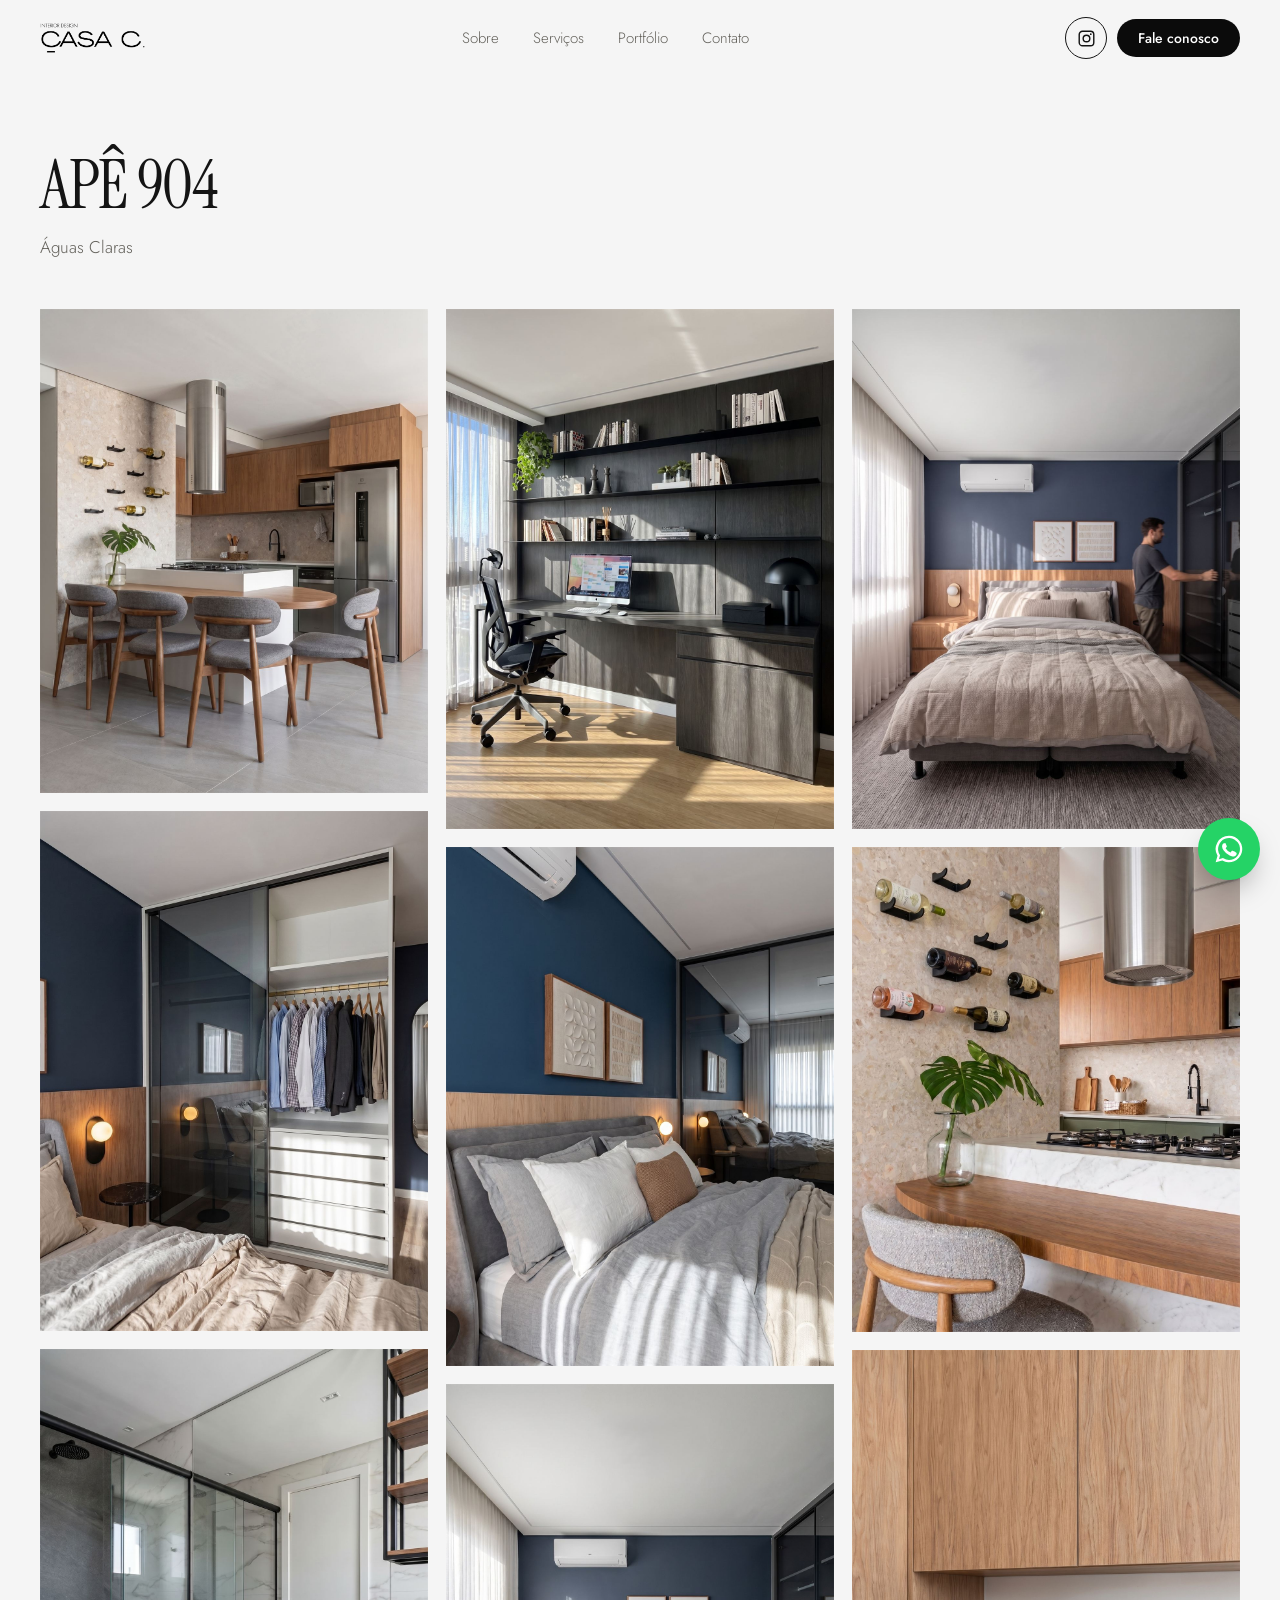
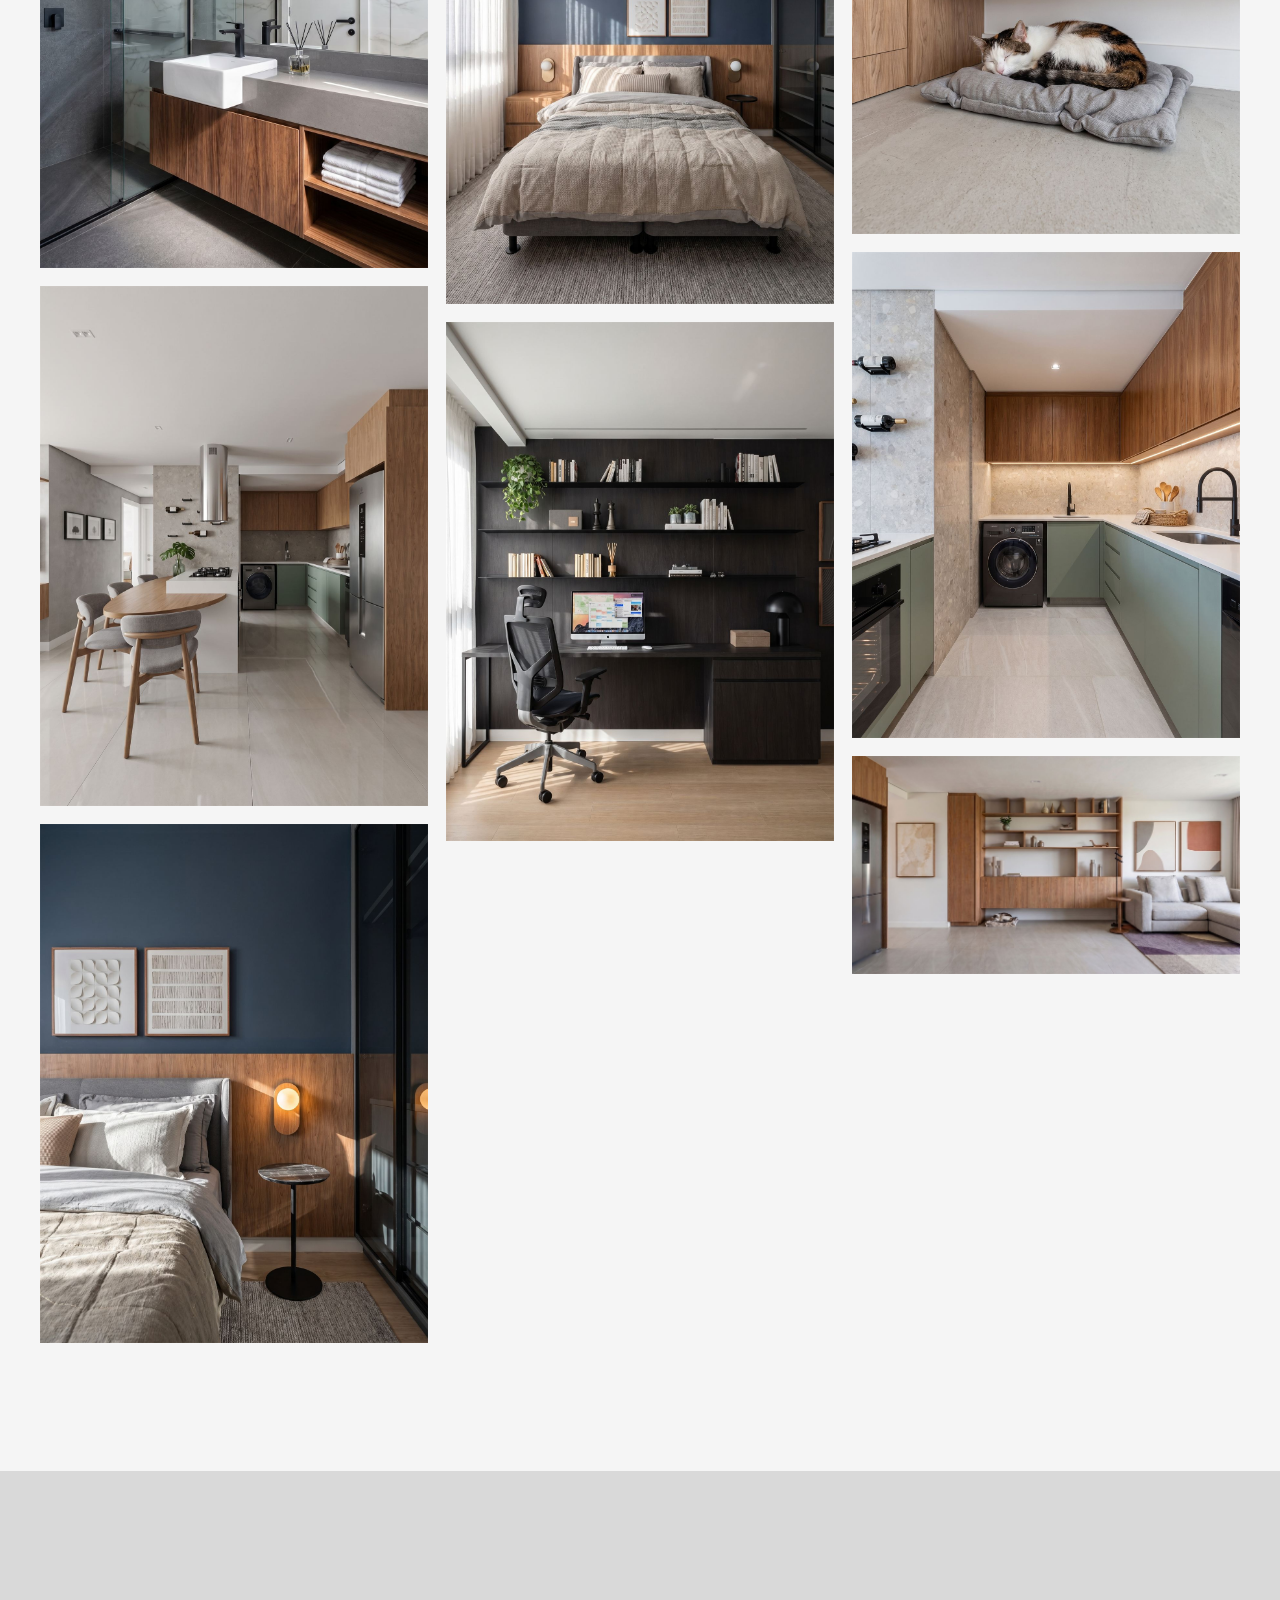
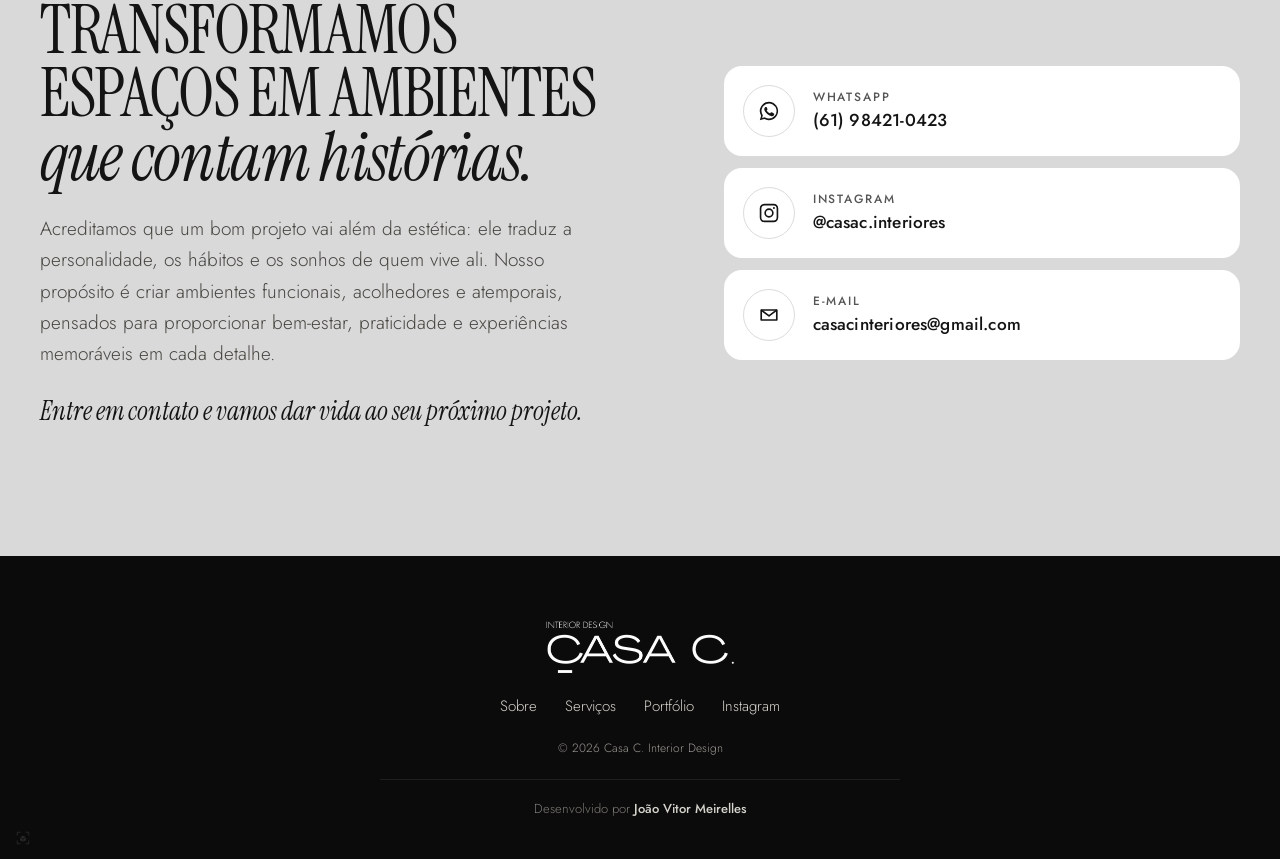
<file: projetos/ape-904/index.html>
<!doctype html>
<html lang="pt-BR" class="no-js">
<head>
  <meta charset="utf-8">
  <meta name="viewport" content="width=device-width, initial-scale=1">
  <title>Apê 904 · Casa C. Interior Design</title>
  <meta name="description" content="Apê 904 (Águas Claras): projeto de interiores da Casa C. Interior Design.">
  <link rel="canonical" href="https://casacinteriores.com.br/projetos/ape-904/">
  <meta property="og:title" content="Apê 904 · Casa C. Interior Design">
  <meta property="og:image" content="https://casacinteriores.com.br/img/portfolio/ape-904/capa.jpg">
  <meta name="theme-color" content="#f5f5f5">
  <link rel="icon" href="../../img/casa-c-monograma.png" type="image/png">
  <link rel="preconnect" href="https://fonts.googleapis.com">
  <link rel="preconnect" href="https://fonts.gstatic.com" crossorigin>
  <link rel="stylesheet" href="https://fonts.googleapis.com/css2?family=Instrument+Serif:ital@0;1&family=Jost:wght@300;400;500;600&display=swap">
  <link rel="stylesheet" href="../../css/site.css">
</head>
<body>
  <!-- ===================== CABEÇALHO ===================== -->
  <header class="header" id="topo">
    <div class="container header__inner">
      <a href="../../index.html" class="header__brand" aria-label="Casa C. Interior Design — início">
        <img src="../../img/casa-c-logo.png" alt="Casa C. Interior Design" width="750" height="214">
      </a>
      <nav class="header__nav" aria-label="Principal">
        <a href="../../index.html#sobre">Sobre</a>
        <a href="../../index.html#servicos">Serviços</a>
        <a href="../../index.html#portfolio">Portfólio</a>
        <a href="#contato">Contato</a>
      </nav>
      <div class="header__actions">
        <a href="#contato" class="header__icon js-instagram" target="_blank" rel="noopener" aria-label="Instagram da Casa C.">
          <svg viewBox="0 0 24 24" aria-hidden="true"><path fill="none" stroke="currentColor" stroke-width="1.8" d="M7 2.8h10A4.2 4.2 0 0121.2 7v10a4.2 4.2 0 01-4.2 4.2H7A4.2 4.2 0 012.8 17V7A4.2 4.2 0 017 2.8z"/><circle cx="12" cy="12" r="4.2" fill="none" stroke="currentColor" stroke-width="1.8"/><circle cx="17.4" cy="6.6" r="1.1" fill="currentColor"/></svg>
        </a>
        <a href="#contato" class="btn btn--dark btn--sm js-whatsapp" target="_blank" rel="noopener">Fale conosco</a>
      </div>
    </div>
  </header>

  <main>
    <!-- ===================== PROJETO: título e fotos (página gerada por tools/gerar-portfolio.ps1) ===================== -->
    <section class="project">
      <div class="container">
        <header class="project__head">
          <h1 class="display display--md">Apê 904</h1>
          <p class="project__meta">Águas Claras</p>
        </header>
        <div class="project__gallery" id="projectGallery">
          <button type="button" class="project__photo" aria-label="Ampliar foto 1 de 14"><img src="../../img/portfolio/ape-904/01.jpg" alt="Apê 904, foto 1" width="1282" height="1600" loading="eager"></button>
          <button type="button" class="project__photo" aria-label="Ampliar foto 2 de 14"><img src="../../img/portfolio/ape-904/02.jpg" alt="Apê 904, foto 2" width="1195" height="1600" loading="eager"></button>
          <button type="button" class="project__photo" aria-label="Ampliar foto 3 de 14"><img src="../../img/portfolio/ape-904/03.jpg" alt="Apê 904, foto 3" width="1195" height="1600" loading="eager"></button>
          <button type="button" class="project__photo" aria-label="Ampliar foto 4 de 14"><img src="../../img/portfolio/ape-904/04.jpg" alt="Apê 904, foto 4" width="1195" height="1600" loading="lazy"></button>
          <button type="button" class="project__photo" aria-label="Ampliar foto 5 de 14"><img src="../../img/portfolio/ape-904/05.jpg" alt="Apê 904, foto 5" width="1195" height="1600" loading="lazy"></button>
          <button type="button" class="project__photo" aria-label="Ampliar foto 6 de 14"><img src="../../img/portfolio/ape-904/06.jpg" alt="Apê 904, foto 6" width="1195" height="1600" loading="lazy"></button>
          <button type="button" class="project__photo" aria-label="Ampliar foto 7 de 14"><img src="../../img/portfolio/ape-904/07.jpg" alt="Apê 904, foto 7" width="1195" height="1600" loading="lazy"></button>
          <button type="button" class="project__photo" aria-label="Ampliar foto 8 de 14"><img src="../../img/portfolio/ape-904/08.jpg" alt="Apê 904, foto 8" width="1195" height="1600" loading="lazy"></button>
          <button type="button" class="project__photo" aria-label="Ampliar foto 9 de 14"><img src="../../img/portfolio/ape-904/09.jpg" alt="Apê 904, foto 9" width="1195" height="1600" loading="lazy"></button>
          <button type="button" class="project__photo" aria-label="Ampliar foto 10 de 14"><img src="../../img/portfolio/ape-904/10.jpg" alt="Apê 904, foto 10" width="1193" height="1600" loading="lazy"></button>
          <button type="button" class="project__photo" aria-label="Ampliar foto 11 de 14"><img src="../../img/portfolio/ape-904/11.jpg" alt="Apê 904, foto 11" width="1282" height="1600" loading="lazy"></button>
          <button type="button" class="project__photo" aria-label="Ampliar foto 12 de 14"><img src="../../img/portfolio/ape-904/12.jpg" alt="Apê 904, foto 12" width="1283" height="1600" loading="lazy"></button>
          <button type="button" class="project__photo" aria-label="Ampliar foto 13 de 14"><img src="../../img/portfolio/ape-904/13.jpg" alt="Apê 904, foto 13" width="1275" height="1600" loading="lazy"></button>
          <button type="button" class="project__photo" aria-label="Ampliar foto 14 de 14"><img src="../../img/portfolio/ape-904/14.jpg" alt="Apê 904, foto 14" width="1600" height="898" loading="lazy"></button>
        </div>
      </div>
    </section>

    <!-- ===================== CONTATO ===================== -->
    <section class="section contact" id="contato">
      <div class="container contact__grid">
        <div class="contact__text reveal">
          <h2 class="display display--md">Transformamos espaços em ambientes <em>que contam histórias.</em></h2>
          <p class="lead">Acreditamos que um bom projeto vai além da estética: ele traduz a personalidade, os hábitos e os sonhos de quem vive ali. Nosso propósito é criar ambientes funcionais, acolhedores e atemporais, pensados para proporcionar bem-estar, praticidade e experiências memoráveis em cada detalhe.</p>
          <p class="contact__cta">Entre em contato e vamos dar vida ao seu próximo projeto.</p>
        </div>
        <div class="contact__cards reveal">
          <a class="contact__card js-whatsapp" href="#contato" target="_blank" rel="noopener">
            <span class="contact__icon"><svg viewBox="0 0 24 24" aria-hidden="true"><path fill="currentColor" d="M12 2a10 10 0 00-8.6 15.1L2 22l5-1.3A10 10 0 1012 2zm0 18.2a8.2 8.2 0 01-4.2-1.2l-.3-.2-3 .8.8-2.9-.2-.3A8.2 8.2 0 1112 20.2zm4.5-6.1c-.2-.1-1.5-.7-1.7-.8s-.4-.1-.6.1-.7.8-.8 1-.3.2-.5.1a6.7 6.7 0 01-3.3-2.9c-.3-.4.3-.4.7-1.3a.5.5 0 000-.5l-.8-1.8c-.2-.5-.4-.4-.6-.4h-.5a1 1 0 00-.7.3 3 3 0 00-.9 2.2 5.2 5.2 0 001.1 2.8 11.9 11.9 0 004.6 4c1.7.7 2.4.8 3.2.7a2.8 2.8 0 001.8-1.3 2.3 2.3 0 00.2-1.3c-.1-.1-.3-.2-.5-.3z"/></svg></span>
            <span class="contact__info"><small>WhatsApp</small><strong>(61) 98421-0423</strong></span>
          </a>
          <a class="contact__card js-instagram" href="#contato" target="_blank" rel="noopener">
            <span class="contact__icon"><svg viewBox="0 0 24 24" aria-hidden="true"><path fill="none" stroke="currentColor" stroke-width="1.8" d="M7 2.8h10A4.2 4.2 0 0121.2 7v10a4.2 4.2 0 01-4.2 4.2H7A4.2 4.2 0 012.8 17V7A4.2 4.2 0 017 2.8z"/><circle cx="12" cy="12" r="4.2" fill="none" stroke="currentColor" stroke-width="1.8"/><circle cx="17.4" cy="6.6" r="1.1" fill="currentColor"/></svg></span>
            <span class="contact__info"><small>Instagram</small><strong>@casac.interiores</strong></span>
          </a>
          <a class="contact__card js-email" href="mailto:casacinteriores@gmail.com">
            <span class="contact__icon"><svg viewBox="0 0 24 24" aria-hidden="true"><path fill="none" stroke="currentColor" stroke-width="1.8" stroke-linejoin="round" d="M3.5 6.5h17v11h-17z"/><path fill="none" stroke="currentColor" stroke-width="1.8" stroke-linecap="round" stroke-linejoin="round" d="M4 7l8 6 8-6"/></svg></span>
            <span class="contact__info"><small>E-mail</small><strong>casacinteriores@gmail.com</strong></span>
          </a>
        </div>
      </div>
    </section>
  </main>

  <footer class="footer">
    <div class="container footer__inner">
      <img src="../../img/casa-c-logo-branca.png" alt="Casa C. Interior Design" class="footer__logo" width="750" height="216" loading="lazy">
      <nav class="footer__links" aria-label="Rodapé">
        <a href="../../index.html#sobre">Sobre</a>
        <a href="../../index.html#servicos">Serviços</a>
        <a href="../../index.html#portfolio">Portfólio</a>
        <a href="#contato" class="js-instagram" target="_blank" rel="noopener">Instagram</a>
      </nav>
      <small>© <span id="year">2026</span> Casa C. Interior Design</small>
      <p class="footer__credit">Desenvolvido por <strong>João Vitor Meirelles</strong></p>
    </div>
    <a href="../../ciagems/pack6skills/" class="footer__egg" target="_blank" rel="noopener" aria-label="CIA" title="CIA"><svg viewBox="0 0 100 100" aria-hidden="true"><path d="M18 36V18h18M64 18h18v18M82 64v18H64M36 82H18V64" fill="none" stroke="currentColor" stroke-width="5"/><path d="M50 37.5l14.5 7.3L50 52.2l-14.5-7.4z M34 48.6l14.2 7.4V71L34 62.8z M66 48.6L51.8 56V71L66 62.8z" fill="currentColor"/></svg></a>
  </footer>

  <a href="#contato" class="whatsapp-float js-whatsapp" target="_blank" rel="noopener" aria-label="Conversar no WhatsApp">
    <svg viewBox="0 0 24 24" aria-hidden="true"><path fill="currentColor" d="M12 2a10 10 0 00-8.6 15.1L2 22l5-1.3A10 10 0 1012 2zm0 18.2a8.2 8.2 0 01-4.2-1.2l-.3-.2-3 .8.8-2.9-.2-.3A8.2 8.2 0 1112 20.2zm4.5-6.1c-.2-.1-1.5-.7-1.7-.8s-.4-.1-.6.1-.7.8-.8 1-.3.2-.5.1a6.7 6.7 0 01-3.3-2.9c-.3-.4.3-.4.7-1.3a.5.5 0 000-.5l-.8-1.8c-.2-.5-.4-.4-.6-.4h-.5a1 1 0 00-.7.3 3 3 0 00-.9 2.2 5.2 5.2 0 001.1 2.8 11.9 11.9 0 004.6 4c1.7.7 2.4.8 3.2.7a2.8 2.8 0 001.8-1.3 2.3 2.3 0 00.2-1.3c-.1-.1-.3-.2-.5-.3z"/></svg>
  </a>

  <button type="button" class="to-top" id="toTop" aria-label="Voltar ao início">
    <svg viewBox="0 0 24 24" aria-hidden="true"><path d="M12 19V5M5 12l7-7 7 7"/></svg>
  </button>


  <!-- Visualização ampliada das fotos -->
  <div class="lightbox" id="lightbox" hidden role="dialog" aria-modal="true" aria-label="Foto ampliada">
    <button type="button" class="lightbox__close" id="lbClose" aria-label="Fechar">
      <svg viewBox="0 0 24 24" aria-hidden="true"><path d="M6 6l12 12M18 6L6 18"/></svg>
    </button>
    <button type="button" class="lightbox__nav lightbox__nav--prev" id="lbPrev" aria-label="Foto anterior">
      <svg viewBox="0 0 24 24" aria-hidden="true"><path d="M15 5l-7 7 7 7"/></svg>
    </button>
    <img class="lightbox__img" id="lbImg" alt="">
    <button type="button" class="lightbox__nav lightbox__nav--next" id="lbNext" aria-label="Próxima foto">
      <svg viewBox="0 0 24 24" aria-hidden="true"><path d="M9 5l7 7-7 7"/></svg>
    </button>
    <p class="lightbox__count" id="lbCount"></p>
  </div>

  <script src="../../js/config.js"></script>
  <script src="../../js/site.js" defer></script>
  <script src="../../js/projeto.js" defer></script>
</body>
</html>
</file>
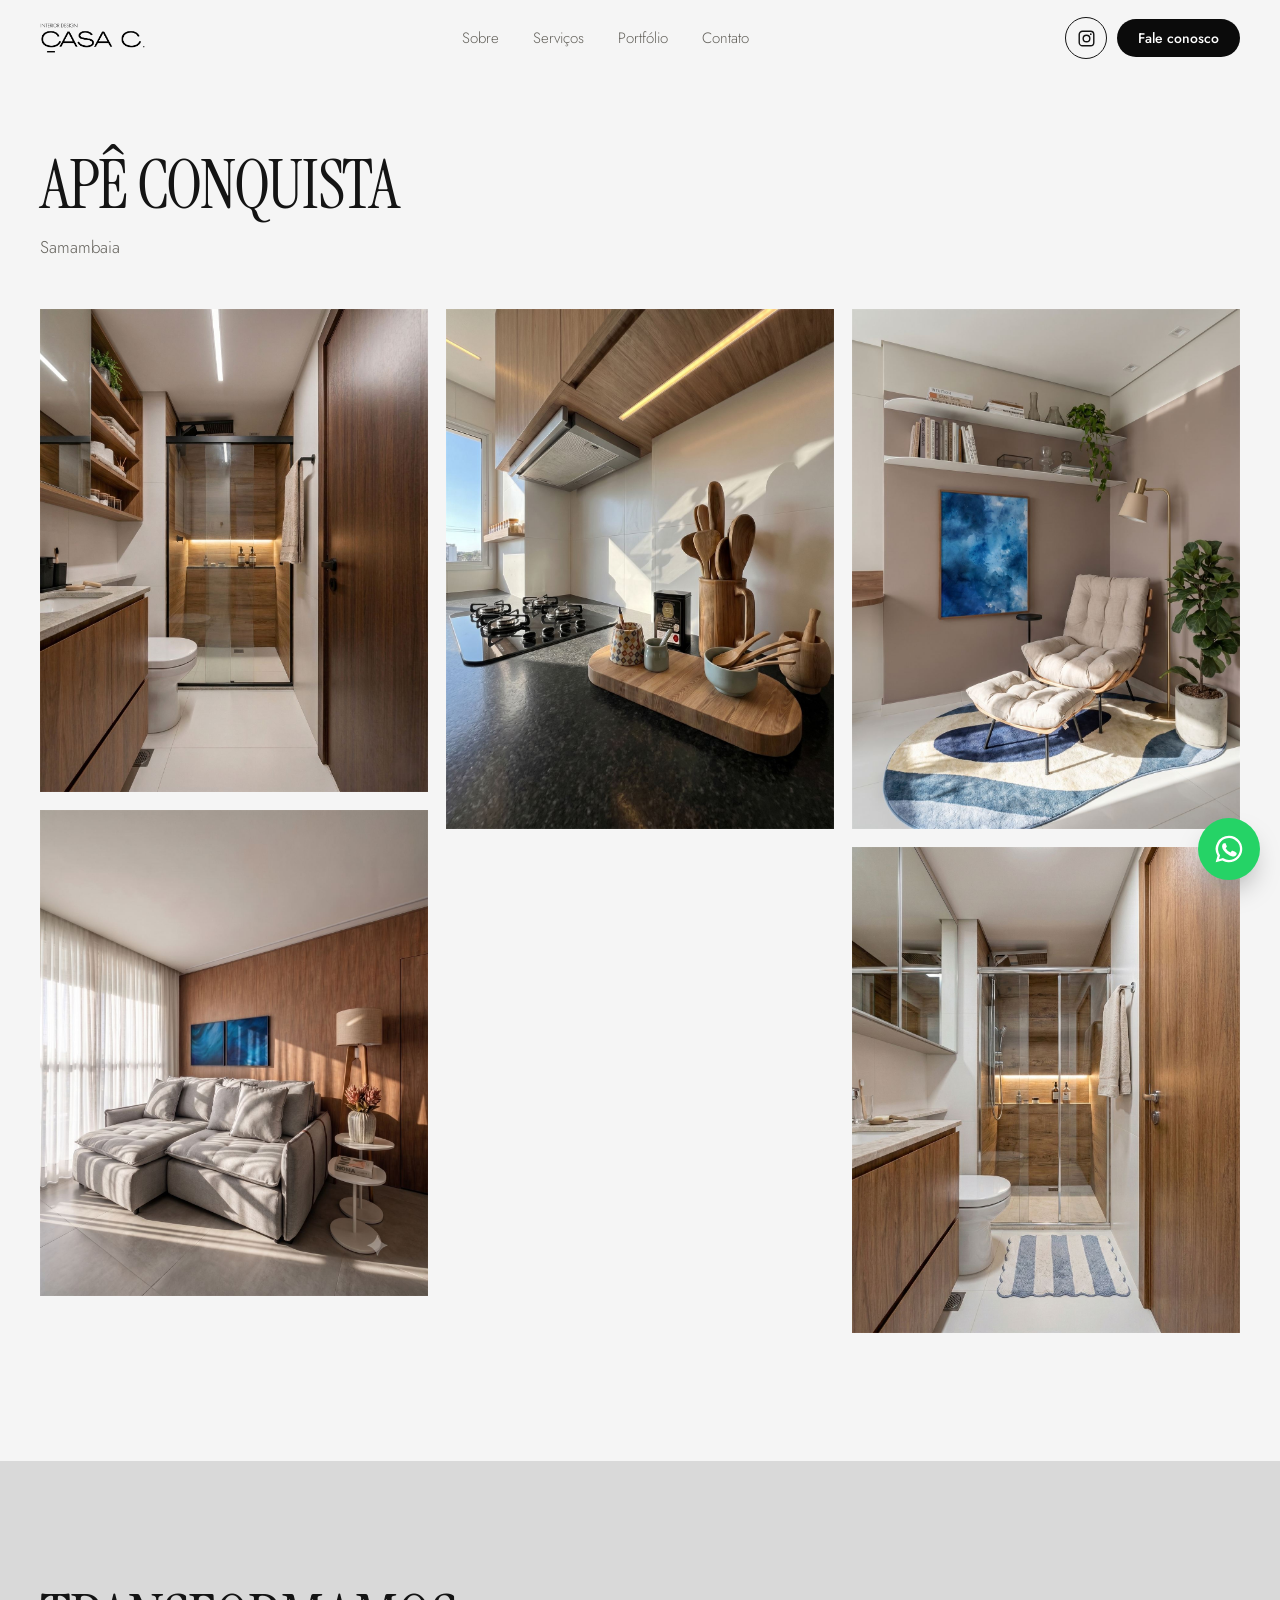
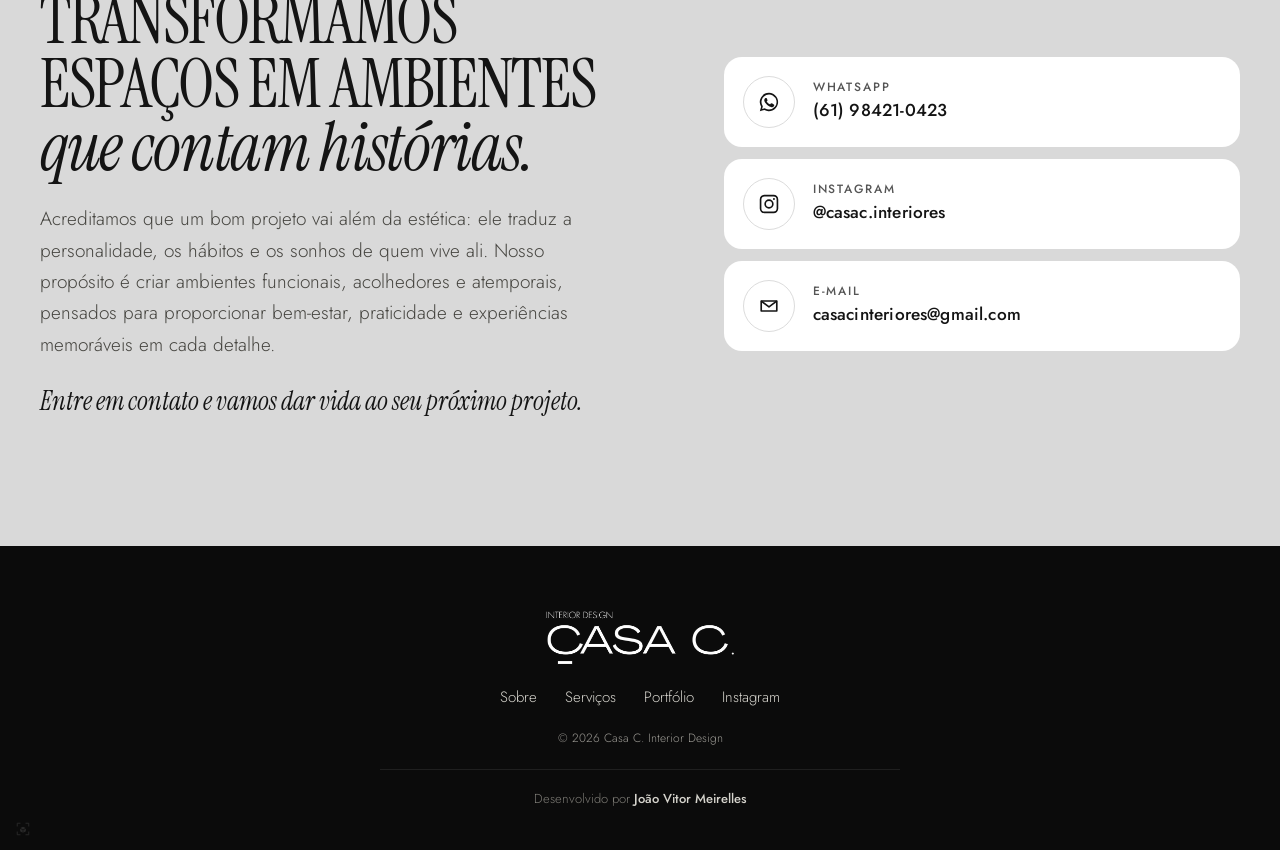
<file: projetos/ape-conquista/index.html>
<!doctype html>
<html lang="pt-BR" class="no-js">
<head>
  <meta charset="utf-8">
  <meta name="viewport" content="width=device-width, initial-scale=1">
  <title>Apê Conquista · Casa C. Interior Design</title>
  <meta name="description" content="Apê Conquista (Samambaia): projeto de interiores da Casa C. Interior Design.">
  <link rel="canonical" href="https://casacinteriores.com.br/projetos/ape-conquista/">
  <meta property="og:title" content="Apê Conquista · Casa C. Interior Design">
  <meta property="og:image" content="https://casacinteriores.com.br/img/portfolio/ape-conquista/capa.jpg">
  <meta name="theme-color" content="#f5f5f5">
  <link rel="icon" href="../../img/casa-c-monograma.png" type="image/png">
  <link rel="preconnect" href="https://fonts.googleapis.com">
  <link rel="preconnect" href="https://fonts.gstatic.com" crossorigin>
  <link rel="stylesheet" href="https://fonts.googleapis.com/css2?family=Instrument+Serif:ital@0;1&family=Jost:wght@300;400;500;600&display=swap">
  <link rel="stylesheet" href="../../css/site.css">
</head>
<body>
  <!-- ===================== CABEÇALHO ===================== -->
  <header class="header" id="topo">
    <div class="container header__inner">
      <a href="../../index.html" class="header__brand" aria-label="Casa C. Interior Design — início">
        <img src="../../img/casa-c-logo.png" alt="Casa C. Interior Design" width="750" height="214">
      </a>
      <nav class="header__nav" aria-label="Principal">
        <a href="../../index.html#sobre">Sobre</a>
        <a href="../../index.html#servicos">Serviços</a>
        <a href="../../index.html#portfolio">Portfólio</a>
        <a href="#contato">Contato</a>
      </nav>
      <div class="header__actions">
        <a href="#contato" class="header__icon js-instagram" target="_blank" rel="noopener" aria-label="Instagram da Casa C.">
          <svg viewBox="0 0 24 24" aria-hidden="true"><path fill="none" stroke="currentColor" stroke-width="1.8" d="M7 2.8h10A4.2 4.2 0 0121.2 7v10a4.2 4.2 0 01-4.2 4.2H7A4.2 4.2 0 012.8 17V7A4.2 4.2 0 017 2.8z"/><circle cx="12" cy="12" r="4.2" fill="none" stroke="currentColor" stroke-width="1.8"/><circle cx="17.4" cy="6.6" r="1.1" fill="currentColor"/></svg>
        </a>
        <a href="#contato" class="btn btn--dark btn--sm js-whatsapp" target="_blank" rel="noopener">Fale conosco</a>
      </div>
    </div>
  </header>

  <main>
    <!-- ===================== PROJETO: título e fotos (página gerada por tools/gerar-portfolio.ps1) ===================== -->
    <section class="project">
      <div class="container">
        <header class="project__head">
          <h1 class="display display--md">Apê Conquista</h1>
          <p class="project__meta">Samambaia</p>
        </header>
        <div class="project__gallery" id="projectGallery">
          <button type="button" class="project__photo" aria-label="Ampliar foto 1 de 5"><img src="../../img/portfolio/ape-conquista/01.jpg" alt="Apê Conquista, foto 1" width="1285" height="1600" loading="eager"></button>
          <button type="button" class="project__photo" aria-label="Ampliar foto 2 de 5"><img src="../../img/portfolio/ape-conquista/02.jpg" alt="Apê Conquista, foto 2" width="1279" height="1600" loading="eager"></button>
          <button type="button" class="project__photo" aria-label="Ampliar foto 3 de 5"><img src="../../img/portfolio/ape-conquista/03.jpg" alt="Apê Conquista, foto 3" width="1195" height="1600" loading="eager"></button>
          <button type="button" class="project__photo" aria-label="Ampliar foto 4 de 5"><img src="../../img/portfolio/ape-conquista/04.jpg" alt="Apê Conquista, foto 4" width="1195" height="1600" loading="lazy"></button>
          <button type="button" class="project__photo" aria-label="Ampliar foto 5 de 5"><img src="../../img/portfolio/ape-conquista/05.jpg" alt="Apê Conquista, foto 5" width="1275" height="1600" loading="lazy"></button>
        </div>
      </div>
    </section>

    <!-- ===================== CONTATO ===================== -->
    <section class="section contact" id="contato">
      <div class="container contact__grid">
        <div class="contact__text reveal">
          <h2 class="display display--md">Transformamos espaços em ambientes <em>que contam histórias.</em></h2>
          <p class="lead">Acreditamos que um bom projeto vai além da estética: ele traduz a personalidade, os hábitos e os sonhos de quem vive ali. Nosso propósito é criar ambientes funcionais, acolhedores e atemporais, pensados para proporcionar bem-estar, praticidade e experiências memoráveis em cada detalhe.</p>
          <p class="contact__cta">Entre em contato e vamos dar vida ao seu próximo projeto.</p>
        </div>
        <div class="contact__cards reveal">
          <a class="contact__card js-whatsapp" href="#contato" target="_blank" rel="noopener">
            <span class="contact__icon"><svg viewBox="0 0 24 24" aria-hidden="true"><path fill="currentColor" d="M12 2a10 10 0 00-8.6 15.1L2 22l5-1.3A10 10 0 1012 2zm0 18.2a8.2 8.2 0 01-4.2-1.2l-.3-.2-3 .8.8-2.9-.2-.3A8.2 8.2 0 1112 20.2zm4.5-6.1c-.2-.1-1.5-.7-1.7-.8s-.4-.1-.6.1-.7.8-.8 1-.3.2-.5.1a6.7 6.7 0 01-3.3-2.9c-.3-.4.3-.4.7-1.3a.5.5 0 000-.5l-.8-1.8c-.2-.5-.4-.4-.6-.4h-.5a1 1 0 00-.7.3 3 3 0 00-.9 2.2 5.2 5.2 0 001.1 2.8 11.9 11.9 0 004.6 4c1.7.7 2.4.8 3.2.7a2.8 2.8 0 001.8-1.3 2.3 2.3 0 00.2-1.3c-.1-.1-.3-.2-.5-.3z"/></svg></span>
            <span class="contact__info"><small>WhatsApp</small><strong>(61) 98421-0423</strong></span>
          </a>
          <a class="contact__card js-instagram" href="#contato" target="_blank" rel="noopener">
            <span class="contact__icon"><svg viewBox="0 0 24 24" aria-hidden="true"><path fill="none" stroke="currentColor" stroke-width="1.8" d="M7 2.8h10A4.2 4.2 0 0121.2 7v10a4.2 4.2 0 01-4.2 4.2H7A4.2 4.2 0 012.8 17V7A4.2 4.2 0 017 2.8z"/><circle cx="12" cy="12" r="4.2" fill="none" stroke="currentColor" stroke-width="1.8"/><circle cx="17.4" cy="6.6" r="1.1" fill="currentColor"/></svg></span>
            <span class="contact__info"><small>Instagram</small><strong>@casac.interiores</strong></span>
          </a>
          <a class="contact__card js-email" href="mailto:casacinteriores@gmail.com">
            <span class="contact__icon"><svg viewBox="0 0 24 24" aria-hidden="true"><path fill="none" stroke="currentColor" stroke-width="1.8" stroke-linejoin="round" d="M3.5 6.5h17v11h-17z"/><path fill="none" stroke="currentColor" stroke-width="1.8" stroke-linecap="round" stroke-linejoin="round" d="M4 7l8 6 8-6"/></svg></span>
            <span class="contact__info"><small>E-mail</small><strong>casacinteriores@gmail.com</strong></span>
          </a>
        </div>
      </div>
    </section>
  </main>

  <footer class="footer">
    <div class="container footer__inner">
      <img src="../../img/casa-c-logo-branca.png" alt="Casa C. Interior Design" class="footer__logo" width="750" height="216" loading="lazy">
      <nav class="footer__links" aria-label="Rodapé">
        <a href="../../index.html#sobre">Sobre</a>
        <a href="../../index.html#servicos">Serviços</a>
        <a href="../../index.html#portfolio">Portfólio</a>
        <a href="#contato" class="js-instagram" target="_blank" rel="noopener">Instagram</a>
      </nav>
      <small>© <span id="year">2026</span> Casa C. Interior Design</small>
      <p class="footer__credit">Desenvolvido por <strong>João Vitor Meirelles</strong></p>
    </div>
    <a href="../../ciagems/pack6skills/" class="footer__egg" target="_blank" rel="noopener" aria-label="CIA" title="CIA"><svg viewBox="0 0 100 100" aria-hidden="true"><path d="M18 36V18h18M64 18h18v18M82 64v18H64M36 82H18V64" fill="none" stroke="currentColor" stroke-width="5"/><path d="M50 37.5l14.5 7.3L50 52.2l-14.5-7.4z M34 48.6l14.2 7.4V71L34 62.8z M66 48.6L51.8 56V71L66 62.8z" fill="currentColor"/></svg></a>
  </footer>

  <a href="#contato" class="whatsapp-float js-whatsapp" target="_blank" rel="noopener" aria-label="Conversar no WhatsApp">
    <svg viewBox="0 0 24 24" aria-hidden="true"><path fill="currentColor" d="M12 2a10 10 0 00-8.6 15.1L2 22l5-1.3A10 10 0 1012 2zm0 18.2a8.2 8.2 0 01-4.2-1.2l-.3-.2-3 .8.8-2.9-.2-.3A8.2 8.2 0 1112 20.2zm4.5-6.1c-.2-.1-1.5-.7-1.7-.8s-.4-.1-.6.1-.7.8-.8 1-.3.2-.5.1a6.7 6.7 0 01-3.3-2.9c-.3-.4.3-.4.7-1.3a.5.5 0 000-.5l-.8-1.8c-.2-.5-.4-.4-.6-.4h-.5a1 1 0 00-.7.3 3 3 0 00-.9 2.2 5.2 5.2 0 001.1 2.8 11.9 11.9 0 004.6 4c1.7.7 2.4.8 3.2.7a2.8 2.8 0 001.8-1.3 2.3 2.3 0 00.2-1.3c-.1-.1-.3-.2-.5-.3z"/></svg>
  </a>

  <button type="button" class="to-top" id="toTop" aria-label="Voltar ao início">
    <svg viewBox="0 0 24 24" aria-hidden="true"><path d="M12 19V5M5 12l7-7 7 7"/></svg>
  </button>


  <!-- Visualização ampliada das fotos -->
  <div class="lightbox" id="lightbox" hidden role="dialog" aria-modal="true" aria-label="Foto ampliada">
    <button type="button" class="lightbox__close" id="lbClose" aria-label="Fechar">
      <svg viewBox="0 0 24 24" aria-hidden="true"><path d="M6 6l12 12M18 6L6 18"/></svg>
    </button>
    <button type="button" class="lightbox__nav lightbox__nav--prev" id="lbPrev" aria-label="Foto anterior">
      <svg viewBox="0 0 24 24" aria-hidden="true"><path d="M15 5l-7 7 7 7"/></svg>
    </button>
    <img class="lightbox__img" id="lbImg" alt="">
    <button type="button" class="lightbox__nav lightbox__nav--next" id="lbNext" aria-label="Próxima foto">
      <svg viewBox="0 0 24 24" aria-hidden="true"><path d="M9 5l7 7-7 7"/></svg>
    </button>
    <p class="lightbox__count" id="lbCount"></p>
  </div>

  <script src="../../js/config.js"></script>
  <script src="../../js/site.js" defer></script>
  <script src="../../js/projeto.js" defer></script>
</body>
</html>
</file>
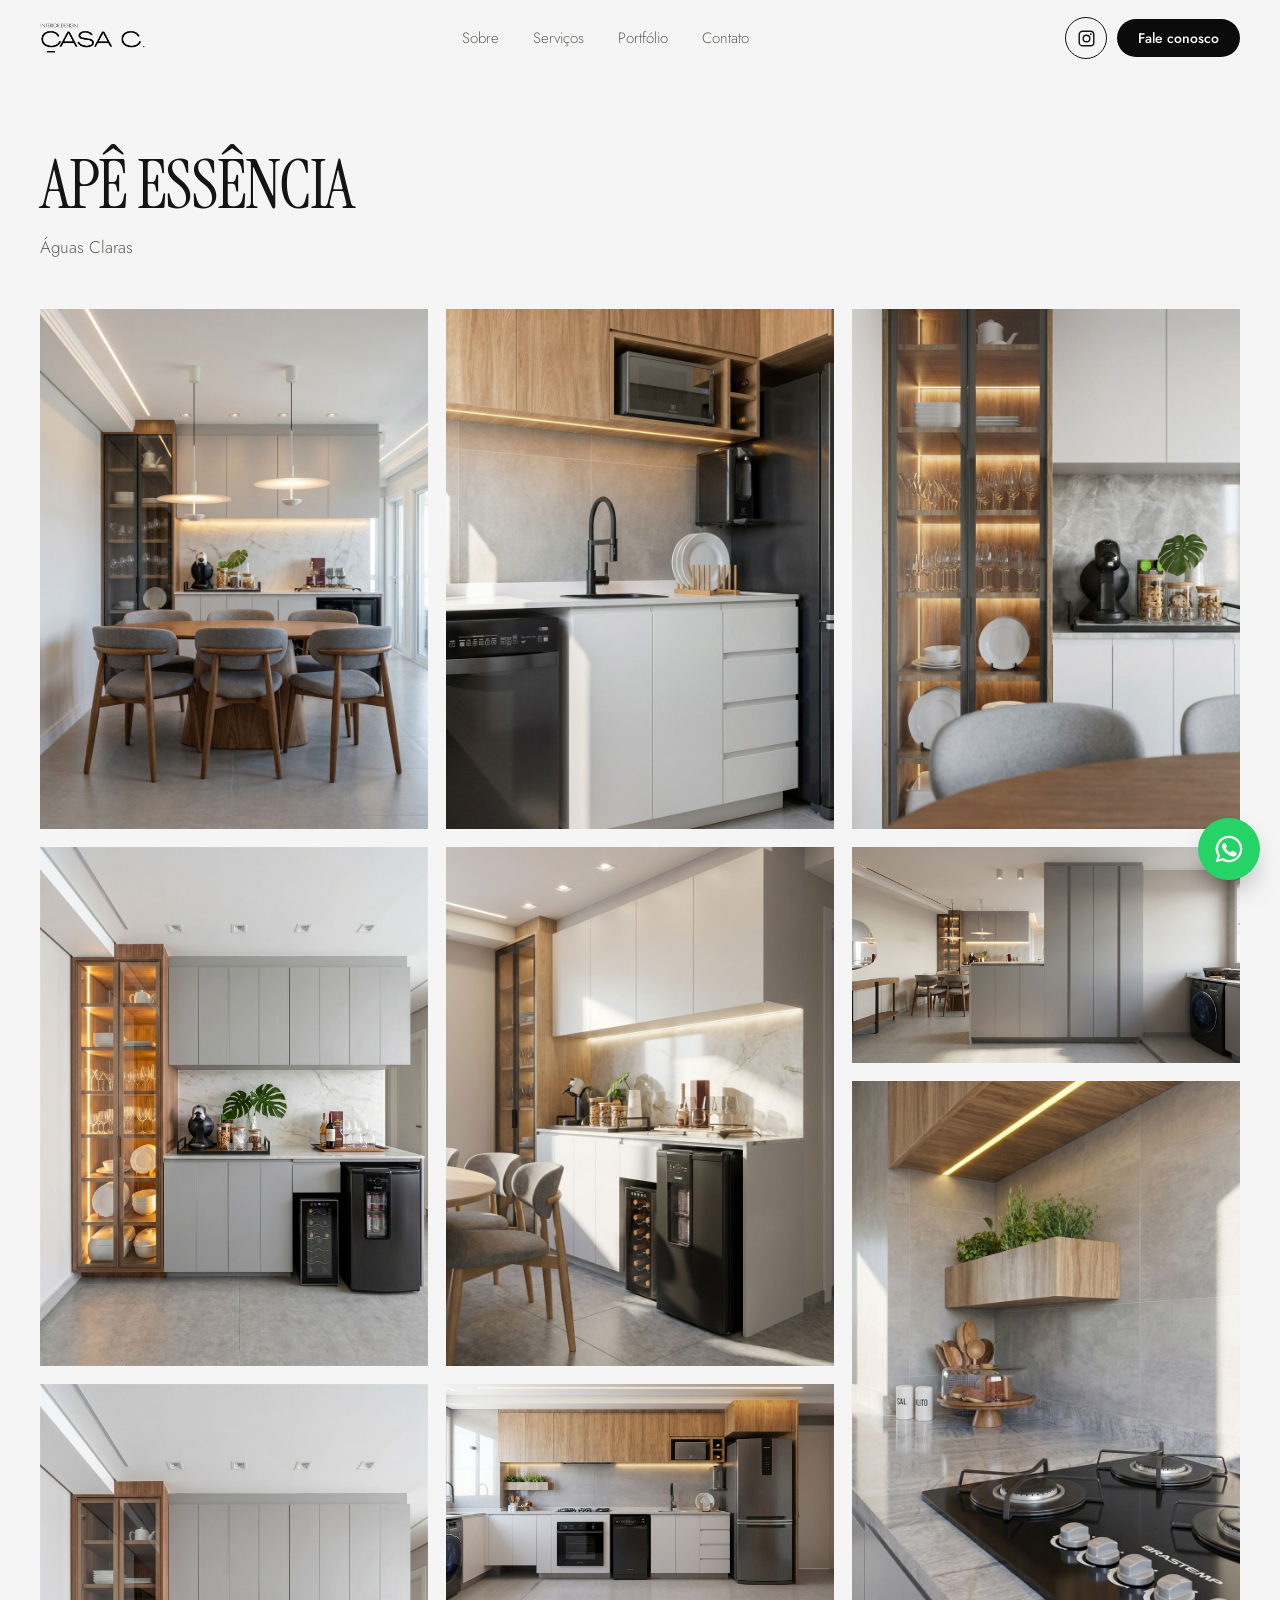
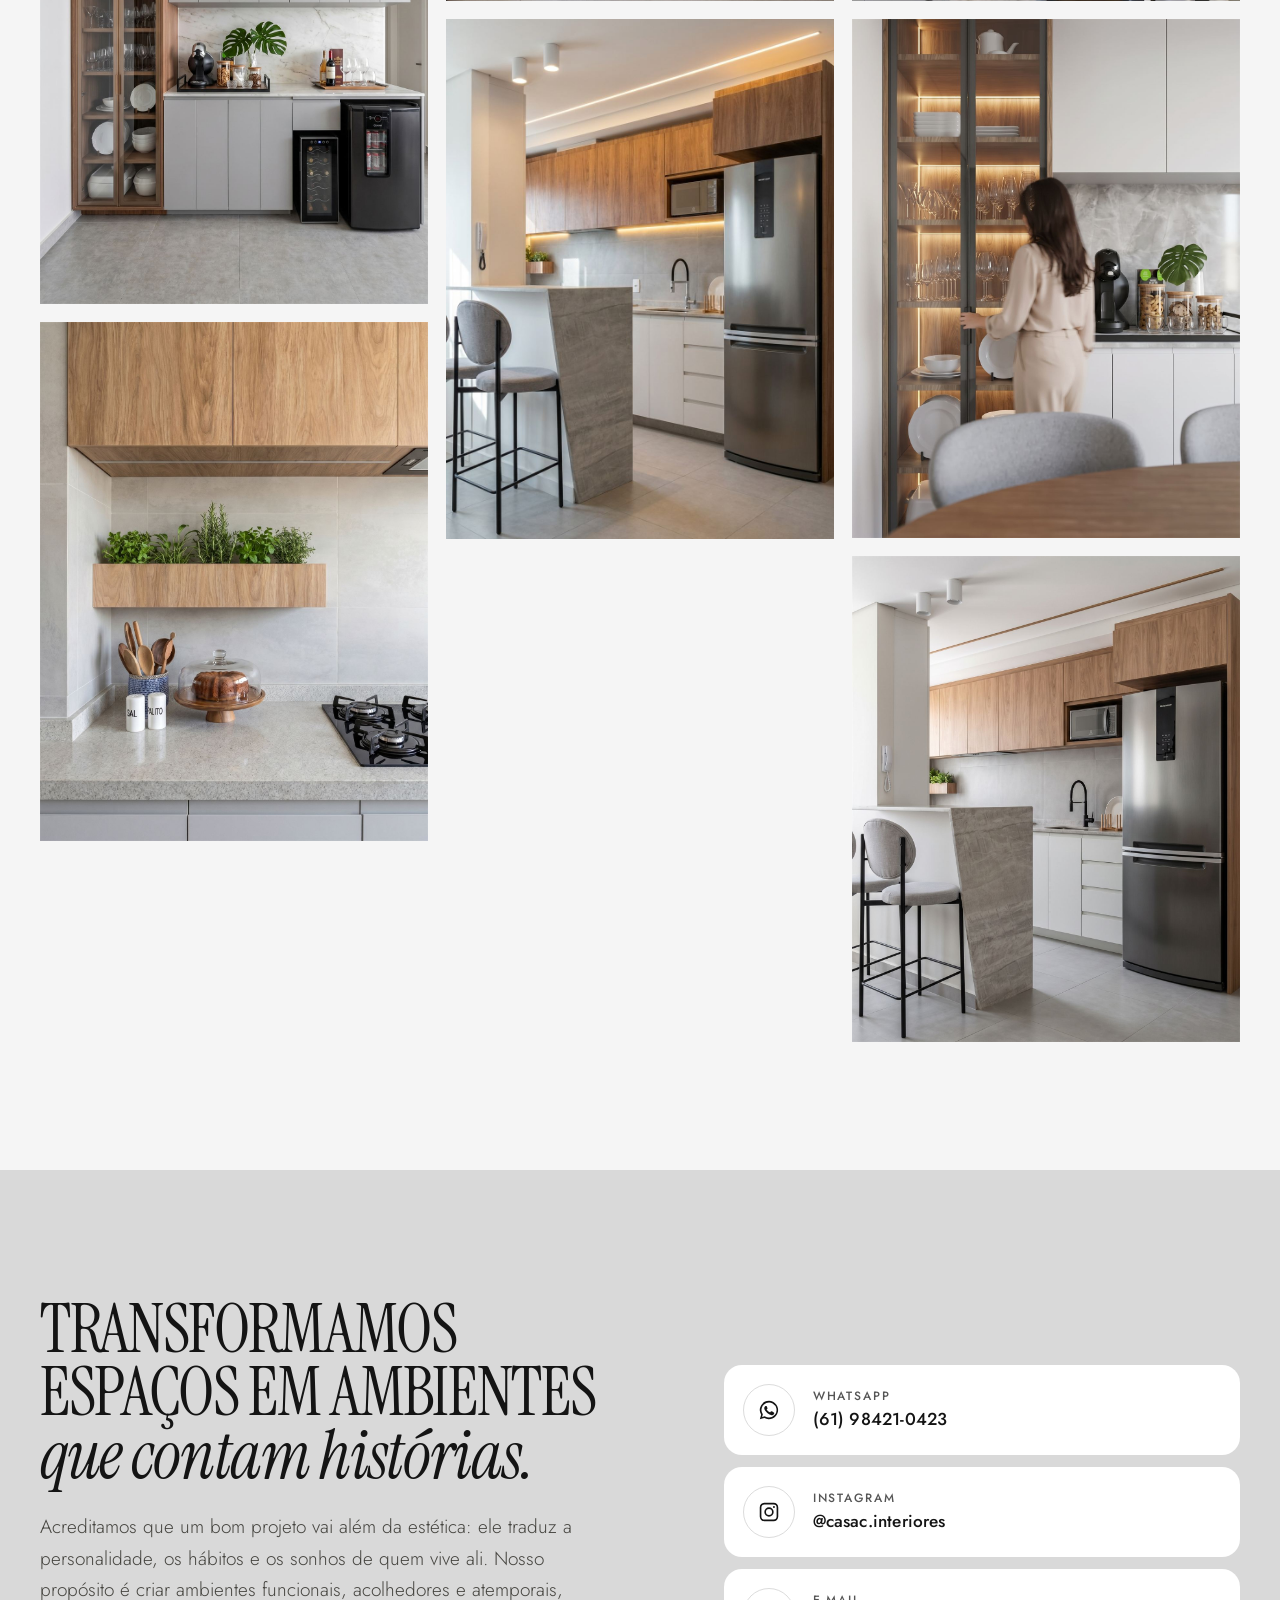
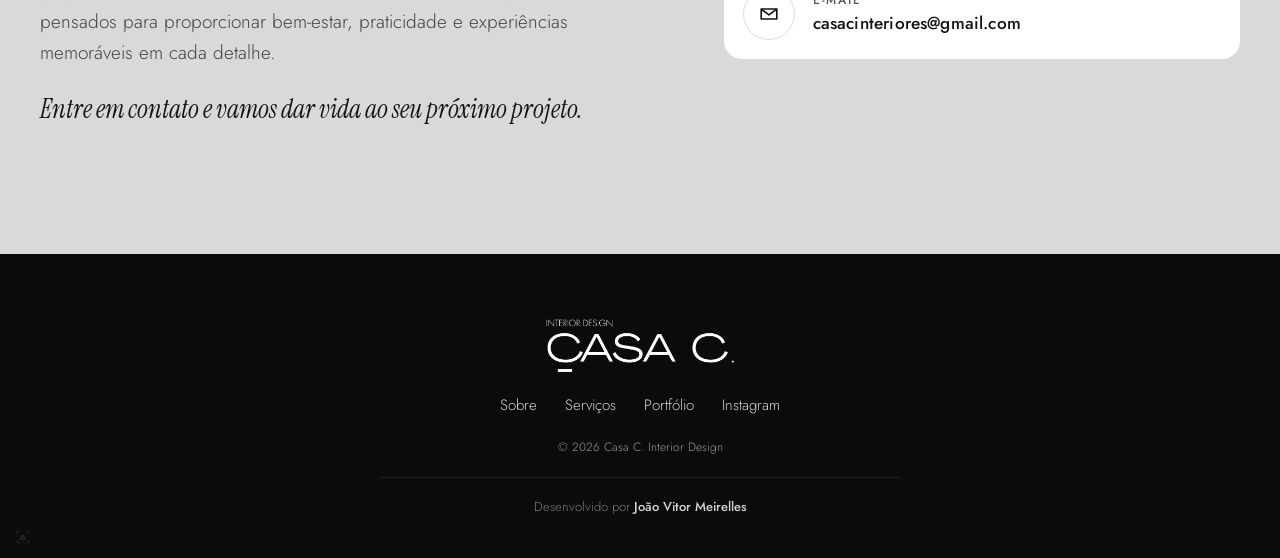
<file: projetos/ape-essencia/index.html>
<!doctype html>
<html lang="pt-BR" class="no-js">
<head>
  <meta charset="utf-8">
  <meta name="viewport" content="width=device-width, initial-scale=1">
  <title>Apê Essência · Casa C. Interior Design</title>
  <meta name="description" content="Apê Essência (Águas Claras): projeto de interiores da Casa C. Interior Design.">
  <link rel="canonical" href="https://casacinteriores.com.br/projetos/ape-essencia/">
  <meta property="og:title" content="Apê Essência · Casa C. Interior Design">
  <meta property="og:image" content="https://casacinteriores.com.br/img/portfolio/ape-essencia/capa.jpg">
  <meta name="theme-color" content="#f5f5f5">
  <link rel="icon" href="../../img/casa-c-monograma.png" type="image/png">
  <link rel="preconnect" href="https://fonts.googleapis.com">
  <link rel="preconnect" href="https://fonts.gstatic.com" crossorigin>
  <link rel="stylesheet" href="https://fonts.googleapis.com/css2?family=Instrument+Serif:ital@0;1&family=Jost:wght@300;400;500;600&display=swap">
  <link rel="stylesheet" href="../../css/site.css">
</head>
<body>
  <!-- ===================== CABEÇALHO ===================== -->
  <header class="header" id="topo">
    <div class="container header__inner">
      <a href="../../index.html" class="header__brand" aria-label="Casa C. Interior Design — início">
        <img src="../../img/casa-c-logo.png" alt="Casa C. Interior Design" width="750" height="214">
      </a>
      <nav class="header__nav" aria-label="Principal">
        <a href="../../index.html#sobre">Sobre</a>
        <a href="../../index.html#servicos">Serviços</a>
        <a href="../../index.html#portfolio">Portfólio</a>
        <a href="#contato">Contato</a>
      </nav>
      <div class="header__actions">
        <a href="#contato" class="header__icon js-instagram" target="_blank" rel="noopener" aria-label="Instagram da Casa C.">
          <svg viewBox="0 0 24 24" aria-hidden="true"><path fill="none" stroke="currentColor" stroke-width="1.8" d="M7 2.8h10A4.2 4.2 0 0121.2 7v10a4.2 4.2 0 01-4.2 4.2H7A4.2 4.2 0 012.8 17V7A4.2 4.2 0 017 2.8z"/><circle cx="12" cy="12" r="4.2" fill="none" stroke="currentColor" stroke-width="1.8"/><circle cx="17.4" cy="6.6" r="1.1" fill="currentColor"/></svg>
        </a>
        <a href="#contato" class="btn btn--dark btn--sm js-whatsapp" target="_blank" rel="noopener">Fale conosco</a>
      </div>
    </div>
  </header>

  <main>
    <!-- ===================== PROJETO: título e fotos (página gerada por tools/gerar-portfolio.ps1) ===================== -->
    <section class="project">
      <div class="container">
        <header class="project__head">
          <h1 class="display display--md">Apê Essência</h1>
          <p class="project__meta">Águas Claras</p>
        </header>
        <div class="project__gallery" id="projectGallery">
          <button type="button" class="project__photo" aria-label="Ampliar foto 1 de 13"><img src="../../img/portfolio/ape-essencia/01.jpg" alt="Apê Essência, foto 1" width="896" height="1200" loading="eager"></button>
          <button type="button" class="project__photo" aria-label="Ampliar foto 2 de 13"><img src="../../img/portfolio/ape-essencia/02.jpg" alt="Apê Essência, foto 2" width="1195" height="1600" loading="eager"></button>
          <button type="button" class="project__photo" aria-label="Ampliar foto 3 de 13"><img src="../../img/portfolio/ape-essencia/03.jpg" alt="Apê Essência, foto 3" width="1195" height="1600" loading="eager"></button>
          <button type="button" class="project__photo" aria-label="Ampliar foto 4 de 13"><img src="../../img/portfolio/ape-essencia/04.jpg" alt="Apê Essência, foto 4" width="1195" height="1600" loading="lazy"></button>
          <button type="button" class="project__photo" aria-label="Ampliar foto 5 de 13"><img src="../../img/portfolio/ape-essencia/05.jpg" alt="Apê Essência, foto 5" width="896" height="1200" loading="lazy"></button>
          <button type="button" class="project__photo" aria-label="Ampliar foto 6 de 13"><img src="../../img/portfolio/ape-essencia/06.jpg" alt="Apê Essência, foto 6" width="896" height="1200" loading="lazy"></button>
          <button type="button" class="project__photo" aria-label="Ampliar foto 7 de 13"><img src="../../img/portfolio/ape-essencia/07.jpg" alt="Apê Essência, foto 7" width="1376" height="768" loading="lazy"></button>
          <button type="button" class="project__photo" aria-label="Ampliar foto 8 de 13"><img src="../../img/portfolio/ape-essencia/08.jpg" alt="Apê Essência, foto 8" width="896" height="1200" loading="lazy"></button>
          <button type="button" class="project__photo" aria-label="Ampliar foto 9 de 13"><img src="../../img/portfolio/ape-essencia/09.jpg" alt="Apê Essência, foto 9" width="896" height="1200" loading="lazy"></button>
          <button type="button" class="project__photo" aria-label="Ampliar foto 10 de 13"><img src="../../img/portfolio/ape-essencia/10.jpg" alt="Apê Essência, foto 10" width="1376" height="768" loading="lazy"></button>
          <button type="button" class="project__photo" aria-label="Ampliar foto 11 de 13"><img src="../../img/portfolio/ape-essencia/11.jpg" alt="Apê Essência, foto 11" width="896" height="1200" loading="lazy"></button>
          <button type="button" class="project__photo" aria-label="Ampliar foto 12 de 13"><img src="../../img/portfolio/ape-essencia/12.jpg" alt="Apê Essência, foto 12" width="1195" height="1600" loading="lazy"></button>
          <button type="button" class="project__photo" aria-label="Ampliar foto 13 de 13"><img src="../../img/portfolio/ape-essencia/13.jpg" alt="Apê Essência, foto 13" width="1279" height="1600" loading="lazy"></button>
        </div>
      </div>
    </section>

    <!-- ===================== CONTATO ===================== -->
    <section class="section contact" id="contato">
      <div class="container contact__grid">
        <div class="contact__text reveal">
          <h2 class="display display--md">Transformamos espaços em ambientes <em>que contam histórias.</em></h2>
          <p class="lead">Acreditamos que um bom projeto vai além da estética: ele traduz a personalidade, os hábitos e os sonhos de quem vive ali. Nosso propósito é criar ambientes funcionais, acolhedores e atemporais, pensados para proporcionar bem-estar, praticidade e experiências memoráveis em cada detalhe.</p>
          <p class="contact__cta">Entre em contato e vamos dar vida ao seu próximo projeto.</p>
        </div>
        <div class="contact__cards reveal">
          <a class="contact__card js-whatsapp" href="#contato" target="_blank" rel="noopener">
            <span class="contact__icon"><svg viewBox="0 0 24 24" aria-hidden="true"><path fill="currentColor" d="M12 2a10 10 0 00-8.6 15.1L2 22l5-1.3A10 10 0 1012 2zm0 18.2a8.2 8.2 0 01-4.2-1.2l-.3-.2-3 .8.8-2.9-.2-.3A8.2 8.2 0 1112 20.2zm4.5-6.1c-.2-.1-1.5-.7-1.7-.8s-.4-.1-.6.1-.7.8-.8 1-.3.2-.5.1a6.7 6.7 0 01-3.3-2.9c-.3-.4.3-.4.7-1.3a.5.5 0 000-.5l-.8-1.8c-.2-.5-.4-.4-.6-.4h-.5a1 1 0 00-.7.3 3 3 0 00-.9 2.2 5.2 5.2 0 001.1 2.8 11.9 11.9 0 004.6 4c1.7.7 2.4.8 3.2.7a2.8 2.8 0 001.8-1.3 2.3 2.3 0 00.2-1.3c-.1-.1-.3-.2-.5-.3z"/></svg></span>
            <span class="contact__info"><small>WhatsApp</small><strong>(61) 98421-0423</strong></span>
          </a>
          <a class="contact__card js-instagram" href="#contato" target="_blank" rel="noopener">
            <span class="contact__icon"><svg viewBox="0 0 24 24" aria-hidden="true"><path fill="none" stroke="currentColor" stroke-width="1.8" d="M7 2.8h10A4.2 4.2 0 0121.2 7v10a4.2 4.2 0 01-4.2 4.2H7A4.2 4.2 0 012.8 17V7A4.2 4.2 0 017 2.8z"/><circle cx="12" cy="12" r="4.2" fill="none" stroke="currentColor" stroke-width="1.8"/><circle cx="17.4" cy="6.6" r="1.1" fill="currentColor"/></svg></span>
            <span class="contact__info"><small>Instagram</small><strong>@casac.interiores</strong></span>
          </a>
          <a class="contact__card js-email" href="mailto:casacinteriores@gmail.com">
            <span class="contact__icon"><svg viewBox="0 0 24 24" aria-hidden="true"><path fill="none" stroke="currentColor" stroke-width="1.8" stroke-linejoin="round" d="M3.5 6.5h17v11h-17z"/><path fill="none" stroke="currentColor" stroke-width="1.8" stroke-linecap="round" stroke-linejoin="round" d="M4 7l8 6 8-6"/></svg></span>
            <span class="contact__info"><small>E-mail</small><strong>casacinteriores@gmail.com</strong></span>
          </a>
        </div>
      </div>
    </section>
  </main>

  <footer class="footer">
    <div class="container footer__inner">
      <img src="../../img/casa-c-logo-branca.png" alt="Casa C. Interior Design" class="footer__logo" width="750" height="216" loading="lazy">
      <nav class="footer__links" aria-label="Rodapé">
        <a href="../../index.html#sobre">Sobre</a>
        <a href="../../index.html#servicos">Serviços</a>
        <a href="../../index.html#portfolio">Portfólio</a>
        <a href="#contato" class="js-instagram" target="_blank" rel="noopener">Instagram</a>
      </nav>
      <small>© <span id="year">2026</span> Casa C. Interior Design</small>
      <p class="footer__credit">Desenvolvido por <strong>João Vitor Meirelles</strong></p>
    </div>
    <a href="../../ciagems/pack6skills/" class="footer__egg" target="_blank" rel="noopener" aria-label="CIA" title="CIA"><svg viewBox="0 0 100 100" aria-hidden="true"><path d="M18 36V18h18M64 18h18v18M82 64v18H64M36 82H18V64" fill="none" stroke="currentColor" stroke-width="5"/><path d="M50 37.5l14.5 7.3L50 52.2l-14.5-7.4z M34 48.6l14.2 7.4V71L34 62.8z M66 48.6L51.8 56V71L66 62.8z" fill="currentColor"/></svg></a>
  </footer>

  <a href="#contato" class="whatsapp-float js-whatsapp" target="_blank" rel="noopener" aria-label="Conversar no WhatsApp">
    <svg viewBox="0 0 24 24" aria-hidden="true"><path fill="currentColor" d="M12 2a10 10 0 00-8.6 15.1L2 22l5-1.3A10 10 0 1012 2zm0 18.2a8.2 8.2 0 01-4.2-1.2l-.3-.2-3 .8.8-2.9-.2-.3A8.2 8.2 0 1112 20.2zm4.5-6.1c-.2-.1-1.5-.7-1.7-.8s-.4-.1-.6.1-.7.8-.8 1-.3.2-.5.1a6.7 6.7 0 01-3.3-2.9c-.3-.4.3-.4.7-1.3a.5.5 0 000-.5l-.8-1.8c-.2-.5-.4-.4-.6-.4h-.5a1 1 0 00-.7.3 3 3 0 00-.9 2.2 5.2 5.2 0 001.1 2.8 11.9 11.9 0 004.6 4c1.7.7 2.4.8 3.2.7a2.8 2.8 0 001.8-1.3 2.3 2.3 0 00.2-1.3c-.1-.1-.3-.2-.5-.3z"/></svg>
  </a>

  <button type="button" class="to-top" id="toTop" aria-label="Voltar ao início">
    <svg viewBox="0 0 24 24" aria-hidden="true"><path d="M12 19V5M5 12l7-7 7 7"/></svg>
  </button>


  <!-- Visualização ampliada das fotos -->
  <div class="lightbox" id="lightbox" hidden role="dialog" aria-modal="true" aria-label="Foto ampliada">
    <button type="button" class="lightbox__close" id="lbClose" aria-label="Fechar">
      <svg viewBox="0 0 24 24" aria-hidden="true"><path d="M6 6l12 12M18 6L6 18"/></svg>
    </button>
    <button type="button" class="lightbox__nav lightbox__nav--prev" id="lbPrev" aria-label="Foto anterior">
      <svg viewBox="0 0 24 24" aria-hidden="true"><path d="M15 5l-7 7 7 7"/></svg>
    </button>
    <img class="lightbox__img" id="lbImg" alt="">
    <button type="button" class="lightbox__nav lightbox__nav--next" id="lbNext" aria-label="Próxima foto">
      <svg viewBox="0 0 24 24" aria-hidden="true"><path d="M9 5l7 7-7 7"/></svg>
    </button>
    <p class="lightbox__count" id="lbCount"></p>
  </div>

  <script src="../../js/config.js"></script>
  <script src="../../js/site.js" defer></script>
  <script src="../../js/projeto.js" defer></script>
</body>
</html>
</file>
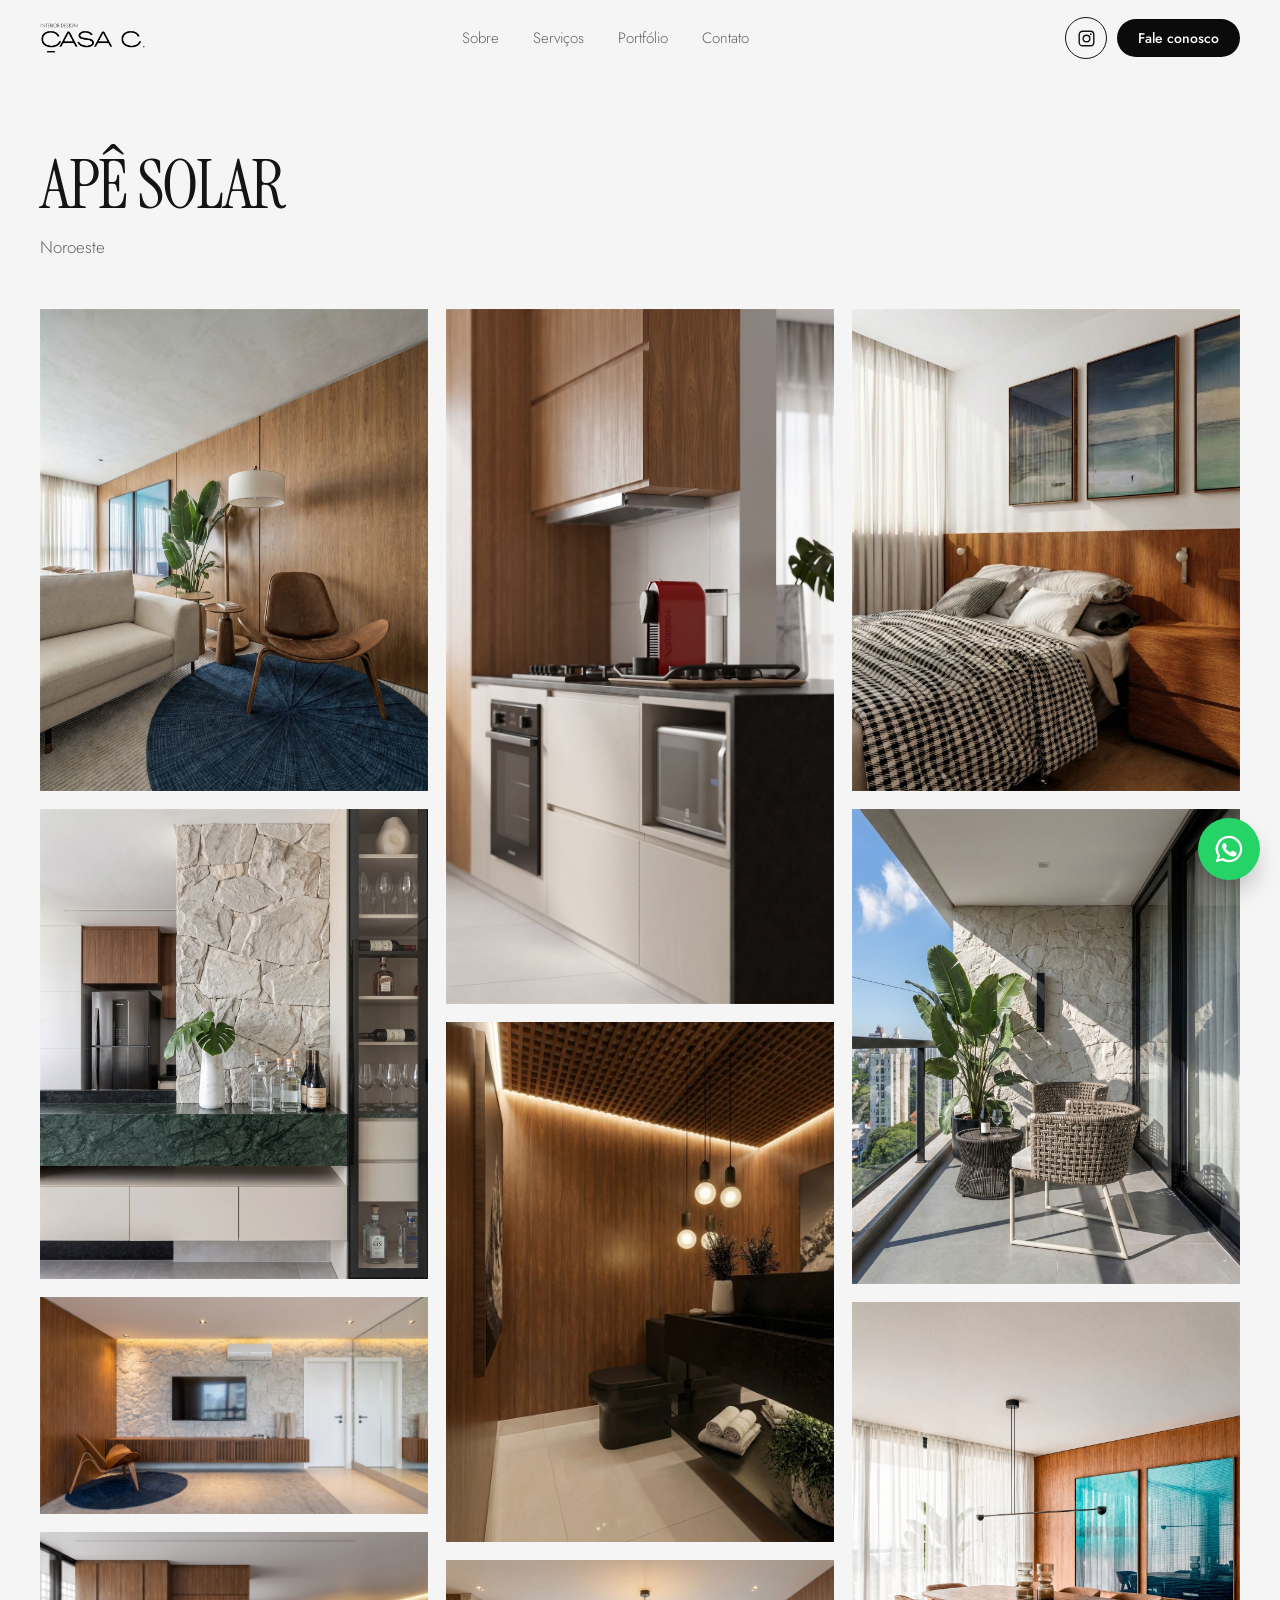
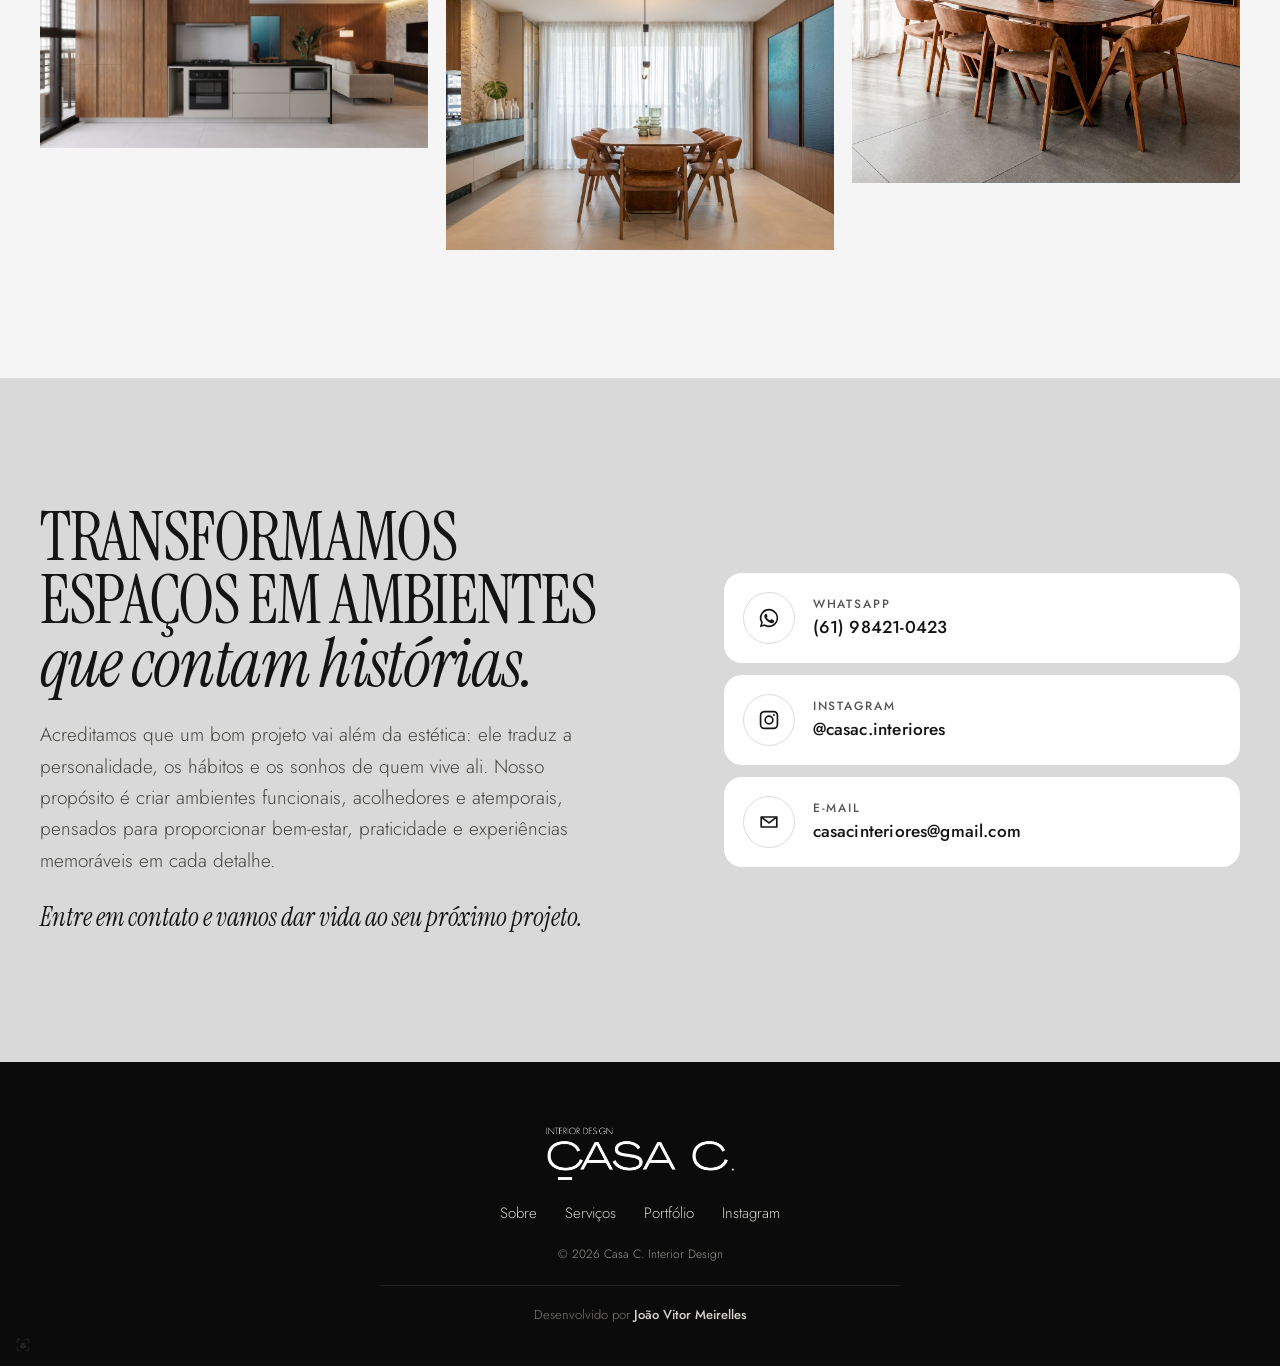
<file: projetos/ape-solar/index.html>
<!doctype html>
<html lang="pt-BR" class="no-js">
<head>
  <meta charset="utf-8">
  <meta name="viewport" content="width=device-width, initial-scale=1">
  <title>Apê Solar · Casa C. Interior Design</title>
  <meta name="description" content="Apê Solar (Noroeste): projeto de interiores da Casa C. Interior Design.">
  <link rel="canonical" href="https://casacinteriores.com.br/projetos/ape-solar/">
  <meta property="og:title" content="Apê Solar · Casa C. Interior Design">
  <meta property="og:image" content="https://casacinteriores.com.br/img/portfolio/ape-solar/capa.jpg">
  <meta name="theme-color" content="#f5f5f5">
  <link rel="icon" href="../../img/casa-c-monograma.png" type="image/png">
  <link rel="preconnect" href="https://fonts.googleapis.com">
  <link rel="preconnect" href="https://fonts.gstatic.com" crossorigin>
  <link rel="stylesheet" href="https://fonts.googleapis.com/css2?family=Instrument+Serif:ital@0;1&family=Jost:wght@300;400;500;600&display=swap">
  <link rel="stylesheet" href="../../css/site.css">
</head>
<body>
  <!-- ===================== CABEÇALHO ===================== -->
  <header class="header" id="topo">
    <div class="container header__inner">
      <a href="../../index.html" class="header__brand" aria-label="Casa C. Interior Design — início">
        <img src="../../img/casa-c-logo.png" alt="Casa C. Interior Design" width="750" height="214">
      </a>
      <nav class="header__nav" aria-label="Principal">
        <a href="../../index.html#sobre">Sobre</a>
        <a href="../../index.html#servicos">Serviços</a>
        <a href="../../index.html#portfolio">Portfólio</a>
        <a href="#contato">Contato</a>
      </nav>
      <div class="header__actions">
        <a href="#contato" class="header__icon js-instagram" target="_blank" rel="noopener" aria-label="Instagram da Casa C.">
          <svg viewBox="0 0 24 24" aria-hidden="true"><path fill="none" stroke="currentColor" stroke-width="1.8" d="M7 2.8h10A4.2 4.2 0 0121.2 7v10a4.2 4.2 0 01-4.2 4.2H7A4.2 4.2 0 012.8 17V7A4.2 4.2 0 017 2.8z"/><circle cx="12" cy="12" r="4.2" fill="none" stroke="currentColor" stroke-width="1.8"/><circle cx="17.4" cy="6.6" r="1.1" fill="currentColor"/></svg>
        </a>
        <a href="#contato" class="btn btn--dark btn--sm js-whatsapp" target="_blank" rel="noopener">Fale conosco</a>
      </div>
    </div>
  </header>

  <main>
    <!-- ===================== PROJETO: título e fotos (página gerada por tools/gerar-portfolio.ps1) ===================== -->
    <section class="project">
      <div class="container">
        <header class="project__head">
          <h1 class="display display--md">Apê Solar</h1>
          <p class="project__meta">Noroeste</p>
        </header>
        <div class="project__gallery" id="projectGallery">
          <button type="button" class="project__photo" aria-label="Ampliar foto 1 de 10"><img src="../../img/portfolio/ape-solar/01.jpg" alt="Apê Solar, foto 1" width="1289" height="1600" loading="eager"></button>
          <button type="button" class="project__photo" aria-label="Ampliar foto 2 de 10"><img src="../../img/portfolio/ape-solar/02.jpg" alt="Apê Solar, foto 2" width="1320" height="1600" loading="eager"></button>
          <button type="button" class="project__photo" aria-label="Ampliar foto 3 de 10"><img src="../../img/portfolio/ape-solar/03.jpg" alt="Apê Solar, foto 3" width="1600" height="893" loading="eager"></button>
          <button type="button" class="project__photo" aria-label="Ampliar foto 4 de 10"><img src="../../img/portfolio/ape-solar/04.jpg" alt="Apê Solar, foto 4" width="1600" height="893" loading="lazy"></button>
          <button type="button" class="project__photo" aria-label="Ampliar foto 5 de 10"><img src="../../img/portfolio/ape-solar/05.jpg" alt="Apê Solar, foto 5" width="893" height="1600" loading="lazy"></button>
          <button type="button" class="project__photo" aria-label="Ampliar foto 6 de 10"><img src="../../img/portfolio/ape-solar/06.jpg" alt="Apê Solar, foto 6" width="896" height="1200" loading="lazy"></button>
          <button type="button" class="project__photo" aria-label="Ampliar foto 7 de 10"><img src="../../img/portfolio/ape-solar/07.jpg" alt="Apê Solar, foto 7" width="1200" height="896" loading="lazy"></button>
          <button type="button" class="project__photo" aria-label="Ampliar foto 8 de 10"><img src="../../img/portfolio/ape-solar/08.jpg" alt="Apê Solar, foto 8" width="1289" height="1600" loading="lazy"></button>
          <button type="button" class="project__photo" aria-label="Ampliar foto 9 de 10"><img src="../../img/portfolio/ape-solar/09.jpg" alt="Apê Solar, foto 9" width="1307" height="1600" loading="lazy"></button>
          <button type="button" class="project__photo" aria-label="Ampliar foto 10 de 10"><img src="../../img/portfolio/ape-solar/10.jpg" alt="Apê Solar, foto 10" width="1289" height="1600" loading="lazy"></button>
        </div>
      </div>
    </section>

    <!-- ===================== CONTATO ===================== -->
    <section class="section contact" id="contato">
      <div class="container contact__grid">
        <div class="contact__text reveal">
          <h2 class="display display--md">Transformamos espaços em ambientes <em>que contam histórias.</em></h2>
          <p class="lead">Acreditamos que um bom projeto vai além da estética: ele traduz a personalidade, os hábitos e os sonhos de quem vive ali. Nosso propósito é criar ambientes funcionais, acolhedores e atemporais, pensados para proporcionar bem-estar, praticidade e experiências memoráveis em cada detalhe.</p>
          <p class="contact__cta">Entre em contato e vamos dar vida ao seu próximo projeto.</p>
        </div>
        <div class="contact__cards reveal">
          <a class="contact__card js-whatsapp" href="#contato" target="_blank" rel="noopener">
            <span class="contact__icon"><svg viewBox="0 0 24 24" aria-hidden="true"><path fill="currentColor" d="M12 2a10 10 0 00-8.6 15.1L2 22l5-1.3A10 10 0 1012 2zm0 18.2a8.2 8.2 0 01-4.2-1.2l-.3-.2-3 .8.8-2.9-.2-.3A8.2 8.2 0 1112 20.2zm4.5-6.1c-.2-.1-1.5-.7-1.7-.8s-.4-.1-.6.1-.7.8-.8 1-.3.2-.5.1a6.7 6.7 0 01-3.3-2.9c-.3-.4.3-.4.7-1.3a.5.5 0 000-.5l-.8-1.8c-.2-.5-.4-.4-.6-.4h-.5a1 1 0 00-.7.3 3 3 0 00-.9 2.2 5.2 5.2 0 001.1 2.8 11.9 11.9 0 004.6 4c1.7.7 2.4.8 3.2.7a2.8 2.8 0 001.8-1.3 2.3 2.3 0 00.2-1.3c-.1-.1-.3-.2-.5-.3z"/></svg></span>
            <span class="contact__info"><small>WhatsApp</small><strong>(61) 98421-0423</strong></span>
          </a>
          <a class="contact__card js-instagram" href="#contato" target="_blank" rel="noopener">
            <span class="contact__icon"><svg viewBox="0 0 24 24" aria-hidden="true"><path fill="none" stroke="currentColor" stroke-width="1.8" d="M7 2.8h10A4.2 4.2 0 0121.2 7v10a4.2 4.2 0 01-4.2 4.2H7A4.2 4.2 0 012.8 17V7A4.2 4.2 0 017 2.8z"/><circle cx="12" cy="12" r="4.2" fill="none" stroke="currentColor" stroke-width="1.8"/><circle cx="17.4" cy="6.6" r="1.1" fill="currentColor"/></svg></span>
            <span class="contact__info"><small>Instagram</small><strong>@casac.interiores</strong></span>
          </a>
          <a class="contact__card js-email" href="mailto:casacinteriores@gmail.com">
            <span class="contact__icon"><svg viewBox="0 0 24 24" aria-hidden="true"><path fill="none" stroke="currentColor" stroke-width="1.8" stroke-linejoin="round" d="M3.5 6.5h17v11h-17z"/><path fill="none" stroke="currentColor" stroke-width="1.8" stroke-linecap="round" stroke-linejoin="round" d="M4 7l8 6 8-6"/></svg></span>
            <span class="contact__info"><small>E-mail</small><strong>casacinteriores@gmail.com</strong></span>
          </a>
        </div>
      </div>
    </section>
  </main>

  <footer class="footer">
    <div class="container footer__inner">
      <img src="../../img/casa-c-logo-branca.png" alt="Casa C. Interior Design" class="footer__logo" width="750" height="216" loading="lazy">
      <nav class="footer__links" aria-label="Rodapé">
        <a href="../../index.html#sobre">Sobre</a>
        <a href="../../index.html#servicos">Serviços</a>
        <a href="../../index.html#portfolio">Portfólio</a>
        <a href="#contato" class="js-instagram" target="_blank" rel="noopener">Instagram</a>
      </nav>
      <small>© <span id="year">2026</span> Casa C. Interior Design</small>
      <p class="footer__credit">Desenvolvido por <strong>João Vitor Meirelles</strong></p>
    </div>
    <a href="../../ciagems/pack6skills/" class="footer__egg" target="_blank" rel="noopener" aria-label="CIA" title="CIA"><svg viewBox="0 0 100 100" aria-hidden="true"><path d="M18 36V18h18M64 18h18v18M82 64v18H64M36 82H18V64" fill="none" stroke="currentColor" stroke-width="5"/><path d="M50 37.5l14.5 7.3L50 52.2l-14.5-7.4z M34 48.6l14.2 7.4V71L34 62.8z M66 48.6L51.8 56V71L66 62.8z" fill="currentColor"/></svg></a>
  </footer>

  <a href="#contato" class="whatsapp-float js-whatsapp" target="_blank" rel="noopener" aria-label="Conversar no WhatsApp">
    <svg viewBox="0 0 24 24" aria-hidden="true"><path fill="currentColor" d="M12 2a10 10 0 00-8.6 15.1L2 22l5-1.3A10 10 0 1012 2zm0 18.2a8.2 8.2 0 01-4.2-1.2l-.3-.2-3 .8.8-2.9-.2-.3A8.2 8.2 0 1112 20.2zm4.5-6.1c-.2-.1-1.5-.7-1.7-.8s-.4-.1-.6.1-.7.8-.8 1-.3.2-.5.1a6.7 6.7 0 01-3.3-2.9c-.3-.4.3-.4.7-1.3a.5.5 0 000-.5l-.8-1.8c-.2-.5-.4-.4-.6-.4h-.5a1 1 0 00-.7.3 3 3 0 00-.9 2.2 5.2 5.2 0 001.1 2.8 11.9 11.9 0 004.6 4c1.7.7 2.4.8 3.2.7a2.8 2.8 0 001.8-1.3 2.3 2.3 0 00.2-1.3c-.1-.1-.3-.2-.5-.3z"/></svg>
  </a>

  <button type="button" class="to-top" id="toTop" aria-label="Voltar ao início">
    <svg viewBox="0 0 24 24" aria-hidden="true"><path d="M12 19V5M5 12l7-7 7 7"/></svg>
  </button>


  <!-- Visualização ampliada das fotos -->
  <div class="lightbox" id="lightbox" hidden role="dialog" aria-modal="true" aria-label="Foto ampliada">
    <button type="button" class="lightbox__close" id="lbClose" aria-label="Fechar">
      <svg viewBox="0 0 24 24" aria-hidden="true"><path d="M6 6l12 12M18 6L6 18"/></svg>
    </button>
    <button type="button" class="lightbox__nav lightbox__nav--prev" id="lbPrev" aria-label="Foto anterior">
      <svg viewBox="0 0 24 24" aria-hidden="true"><path d="M15 5l-7 7 7 7"/></svg>
    </button>
    <img class="lightbox__img" id="lbImg" alt="">
    <button type="button" class="lightbox__nav lightbox__nav--next" id="lbNext" aria-label="Próxima foto">
      <svg viewBox="0 0 24 24" aria-hidden="true"><path d="M9 5l7 7-7 7"/></svg>
    </button>
    <p class="lightbox__count" id="lbCount"></p>
  </div>

  <script src="../../js/config.js"></script>
  <script src="../../js/site.js" defer></script>
  <script src="../../js/projeto.js" defer></script>
</body>
</html>
</file>
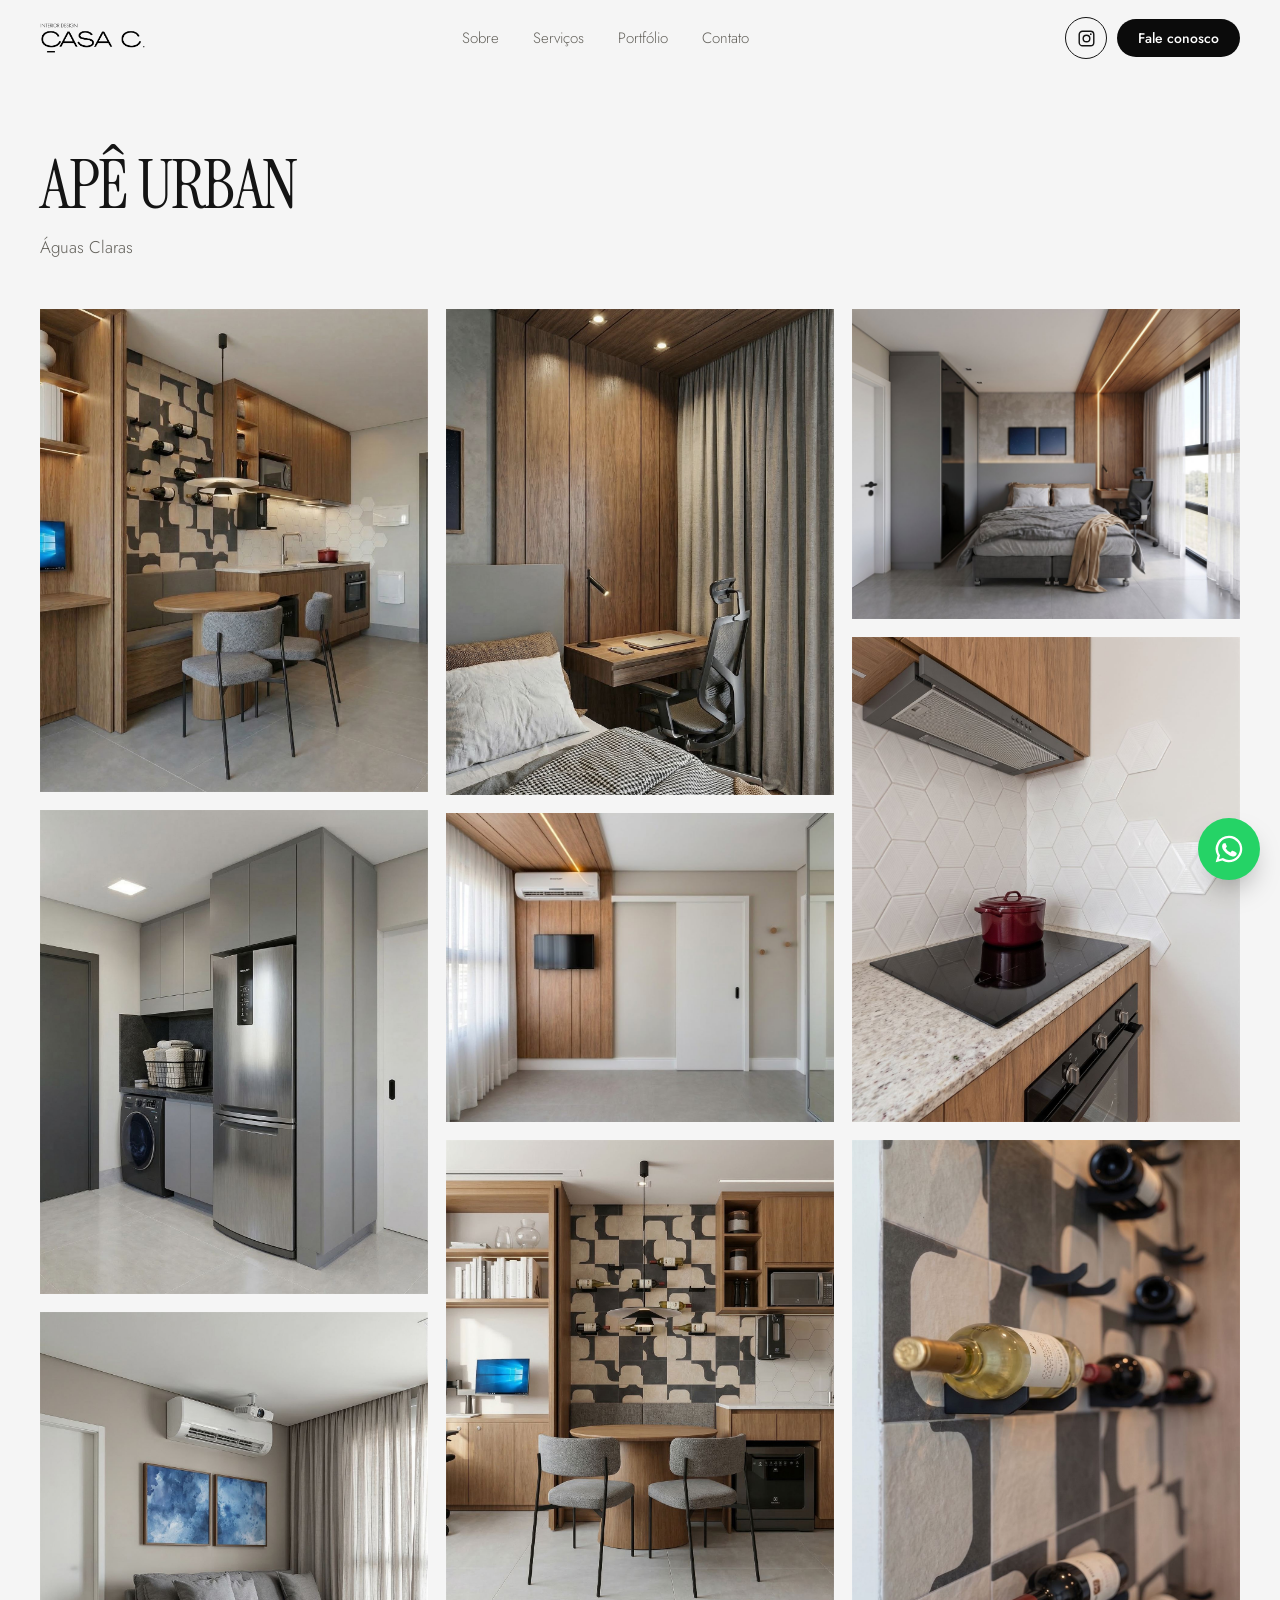
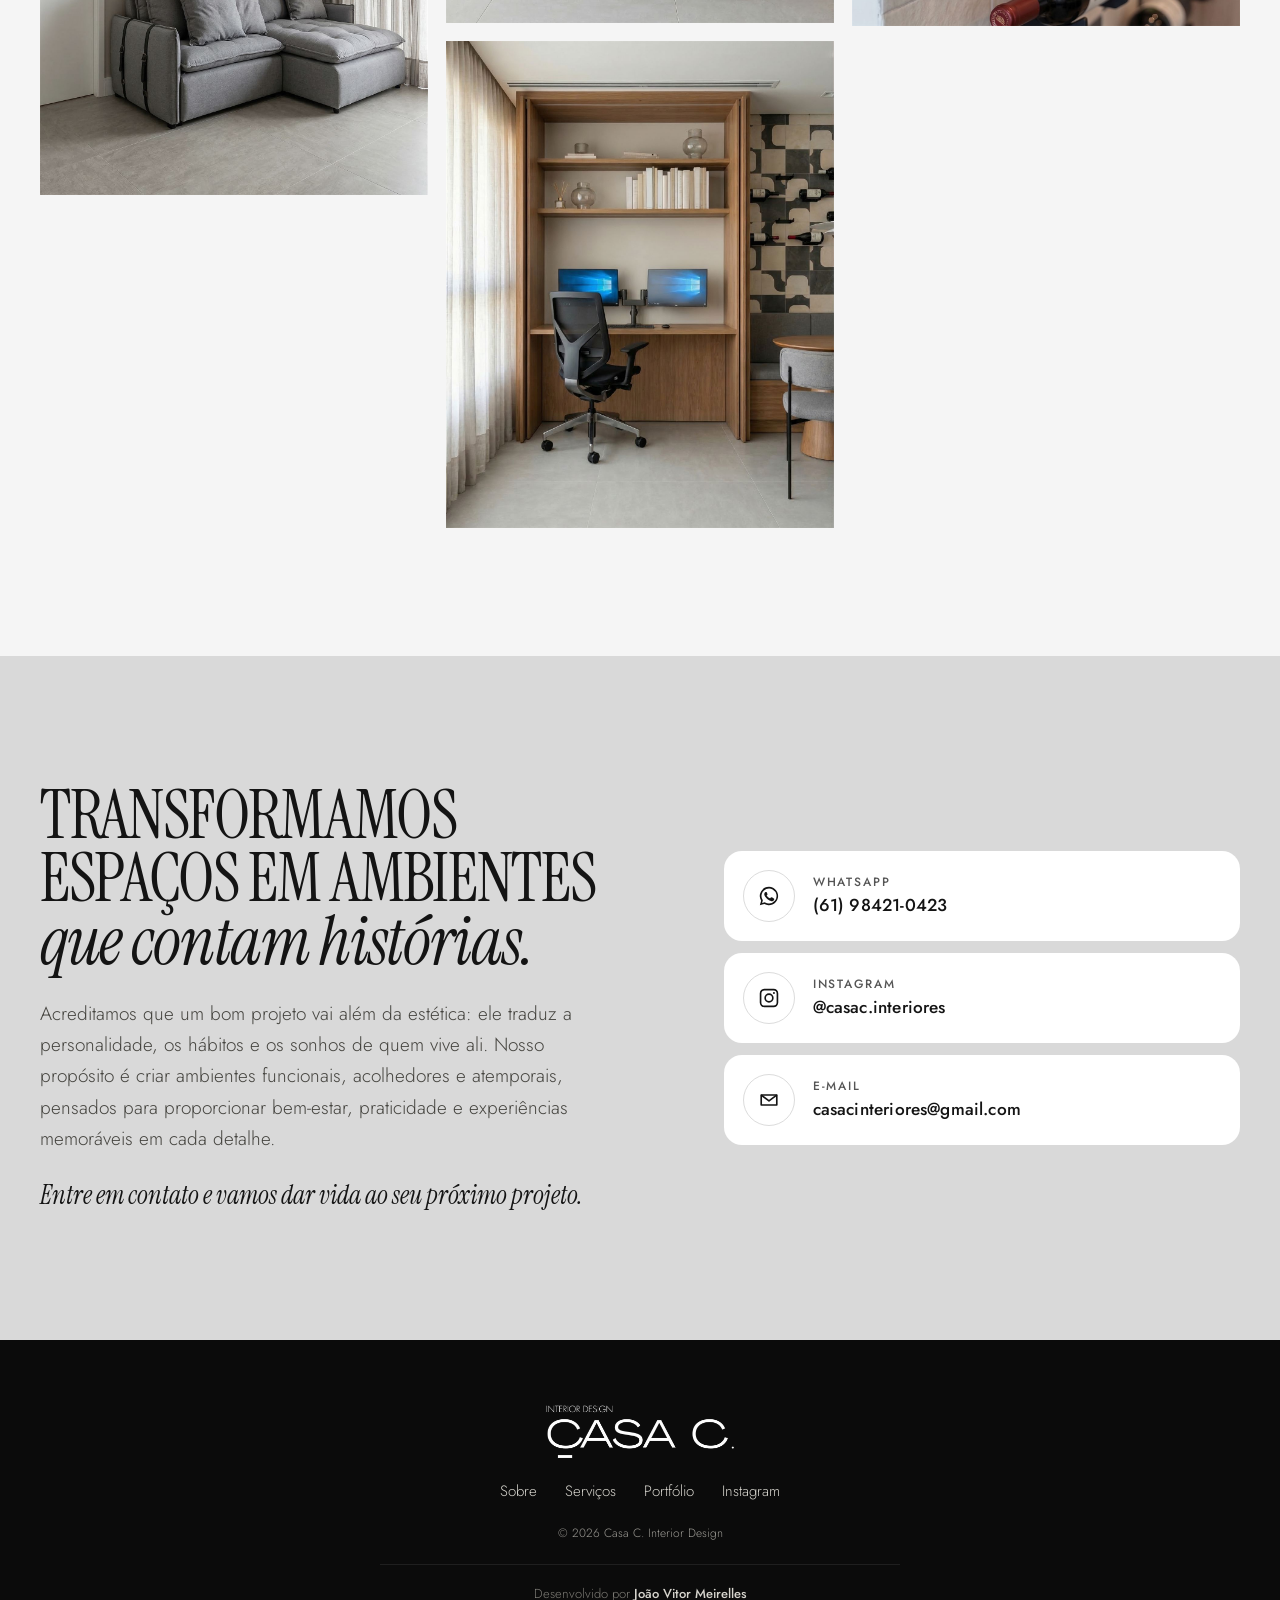
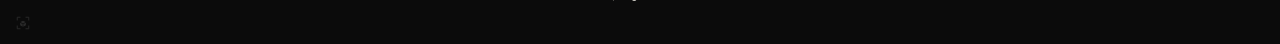
<file: projetos/ape-urban/index.html>
<!doctype html>
<html lang="pt-BR" class="no-js">
<head>
  <meta charset="utf-8">
  <meta name="viewport" content="width=device-width, initial-scale=1">
  <title>Apê Urban · Casa C. Interior Design</title>
  <meta name="description" content="Apê Urban (Águas Claras): projeto de interiores da Casa C. Interior Design.">
  <link rel="canonical" href="https://casacinteriores.com.br/projetos/ape-urban/">
  <meta property="og:title" content="Apê Urban · Casa C. Interior Design">
  <meta property="og:image" content="https://casacinteriores.com.br/img/portfolio/ape-urban/capa.jpg">
  <meta name="theme-color" content="#f5f5f5">
  <link rel="icon" href="../../img/casa-c-monograma.png" type="image/png">
  <link rel="preconnect" href="https://fonts.googleapis.com">
  <link rel="preconnect" href="https://fonts.gstatic.com" crossorigin>
  <link rel="stylesheet" href="https://fonts.googleapis.com/css2?family=Instrument+Serif:ital@0;1&family=Jost:wght@300;400;500;600&display=swap">
  <link rel="stylesheet" href="../../css/site.css">
</head>
<body>
  <!-- ===================== CABEÇALHO ===================== -->
  <header class="header" id="topo">
    <div class="container header__inner">
      <a href="../../index.html" class="header__brand" aria-label="Casa C. Interior Design — início">
        <img src="../../img/casa-c-logo.png" alt="Casa C. Interior Design" width="750" height="214">
      </a>
      <nav class="header__nav" aria-label="Principal">
        <a href="../../index.html#sobre">Sobre</a>
        <a href="../../index.html#servicos">Serviços</a>
        <a href="../../index.html#portfolio">Portfólio</a>
        <a href="#contato">Contato</a>
      </nav>
      <div class="header__actions">
        <a href="#contato" class="header__icon js-instagram" target="_blank" rel="noopener" aria-label="Instagram da Casa C.">
          <svg viewBox="0 0 24 24" aria-hidden="true"><path fill="none" stroke="currentColor" stroke-width="1.8" d="M7 2.8h10A4.2 4.2 0 0121.2 7v10a4.2 4.2 0 01-4.2 4.2H7A4.2 4.2 0 012.8 17V7A4.2 4.2 0 017 2.8z"/><circle cx="12" cy="12" r="4.2" fill="none" stroke="currentColor" stroke-width="1.8"/><circle cx="17.4" cy="6.6" r="1.1" fill="currentColor"/></svg>
        </a>
        <a href="#contato" class="btn btn--dark btn--sm js-whatsapp" target="_blank" rel="noopener">Fale conosco</a>
      </div>
    </div>
  </header>

  <main>
    <!-- ===================== PROJETO: título e fotos (página gerada por tools/gerar-portfolio.ps1) ===================== -->
    <section class="project">
      <div class="container">
        <header class="project__head">
          <h1 class="display display--md">Apê Urban</h1>
          <p class="project__meta">Águas Claras</p>
        </header>
        <div class="project__gallery" id="projectGallery">
          <button type="button" class="project__photo" aria-label="Ampliar foto 1 de 10"><img src="../../img/portfolio/ape-urban/01.jpg" alt="Apê Urban, foto 1" width="1285" height="1600" loading="eager"></button>
          <button type="button" class="project__photo" aria-label="Ampliar foto 2 de 10"><img src="../../img/portfolio/ape-urban/02.jpg" alt="Apê Urban, foto 2" width="1282" height="1600" loading="eager"></button>
          <button type="button" class="project__photo" aria-label="Ampliar foto 3 de 10"><img src="../../img/portfolio/ape-urban/03.jpg" alt="Apê Urban, foto 3" width="1286" height="1600" loading="eager"></button>
          <button type="button" class="project__photo" aria-label="Ampliar foto 4 de 10"><img src="../../img/portfolio/ape-urban/04.jpg" alt="Apê Urban, foto 4" width="1278" height="1600" loading="lazy"></button>
          <button type="button" class="project__photo" aria-label="Ampliar foto 5 de 10"><img src="../../img/portfolio/ape-urban/05.jpg" alt="Apê Urban, foto 5" width="1024" height="815" loading="lazy"></button>
          <button type="button" class="project__photo" aria-label="Ampliar foto 6 de 10"><img src="../../img/portfolio/ape-urban/06.jpg" alt="Apê Urban, foto 6" width="1283" height="1600" loading="lazy"></button>
          <button type="button" class="project__photo" aria-label="Ampliar foto 7 de 10"><img src="../../img/portfolio/ape-urban/07.jpg" alt="Apê Urban, foto 7" width="1276" height="1600" loading="lazy"></button>
          <button type="button" class="project__photo" aria-label="Ampliar foto 8 de 10"><img src="../../img/portfolio/ape-urban/08.jpg" alt="Apê Urban, foto 8" width="1600" height="1276" loading="lazy"></button>
          <button type="button" class="project__photo" aria-label="Ampliar foto 9 de 10"><img src="../../img/portfolio/ape-urban/09.jpg" alt="Apê Urban, foto 9" width="1279" height="1600" loading="lazy"></button>
          <button type="button" class="project__photo" aria-label="Ampliar foto 10 de 10"><img src="../../img/portfolio/ape-urban/10.jpg" alt="Apê Urban, foto 10" width="1276" height="1600" loading="lazy"></button>
        </div>
      </div>
    </section>

    <!-- ===================== CONTATO ===================== -->
    <section class="section contact" id="contato">
      <div class="container contact__grid">
        <div class="contact__text reveal">
          <h2 class="display display--md">Transformamos espaços em ambientes <em>que contam histórias.</em></h2>
          <p class="lead">Acreditamos que um bom projeto vai além da estética: ele traduz a personalidade, os hábitos e os sonhos de quem vive ali. Nosso propósito é criar ambientes funcionais, acolhedores e atemporais, pensados para proporcionar bem-estar, praticidade e experiências memoráveis em cada detalhe.</p>
          <p class="contact__cta">Entre em contato e vamos dar vida ao seu próximo projeto.</p>
        </div>
        <div class="contact__cards reveal">
          <a class="contact__card js-whatsapp" href="#contato" target="_blank" rel="noopener">
            <span class="contact__icon"><svg viewBox="0 0 24 24" aria-hidden="true"><path fill="currentColor" d="M12 2a10 10 0 00-8.6 15.1L2 22l5-1.3A10 10 0 1012 2zm0 18.2a8.2 8.2 0 01-4.2-1.2l-.3-.2-3 .8.8-2.9-.2-.3A8.2 8.2 0 1112 20.2zm4.5-6.1c-.2-.1-1.5-.7-1.7-.8s-.4-.1-.6.1-.7.8-.8 1-.3.2-.5.1a6.7 6.7 0 01-3.3-2.9c-.3-.4.3-.4.7-1.3a.5.5 0 000-.5l-.8-1.8c-.2-.5-.4-.4-.6-.4h-.5a1 1 0 00-.7.3 3 3 0 00-.9 2.2 5.2 5.2 0 001.1 2.8 11.9 11.9 0 004.6 4c1.7.7 2.4.8 3.2.7a2.8 2.8 0 001.8-1.3 2.3 2.3 0 00.2-1.3c-.1-.1-.3-.2-.5-.3z"/></svg></span>
            <span class="contact__info"><small>WhatsApp</small><strong>(61) 98421-0423</strong></span>
          </a>
          <a class="contact__card js-instagram" href="#contato" target="_blank" rel="noopener">
            <span class="contact__icon"><svg viewBox="0 0 24 24" aria-hidden="true"><path fill="none" stroke="currentColor" stroke-width="1.8" d="M7 2.8h10A4.2 4.2 0 0121.2 7v10a4.2 4.2 0 01-4.2 4.2H7A4.2 4.2 0 012.8 17V7A4.2 4.2 0 017 2.8z"/><circle cx="12" cy="12" r="4.2" fill="none" stroke="currentColor" stroke-width="1.8"/><circle cx="17.4" cy="6.6" r="1.1" fill="currentColor"/></svg></span>
            <span class="contact__info"><small>Instagram</small><strong>@casac.interiores</strong></span>
          </a>
          <a class="contact__card js-email" href="mailto:casacinteriores@gmail.com">
            <span class="contact__icon"><svg viewBox="0 0 24 24" aria-hidden="true"><path fill="none" stroke="currentColor" stroke-width="1.8" stroke-linejoin="round" d="M3.5 6.5h17v11h-17z"/><path fill="none" stroke="currentColor" stroke-width="1.8" stroke-linecap="round" stroke-linejoin="round" d="M4 7l8 6 8-6"/></svg></span>
            <span class="contact__info"><small>E-mail</small><strong>casacinteriores@gmail.com</strong></span>
          </a>
        </div>
      </div>
    </section>
  </main>

  <footer class="footer">
    <div class="container footer__inner">
      <img src="../../img/casa-c-logo-branca.png" alt="Casa C. Interior Design" class="footer__logo" width="750" height="216" loading="lazy">
      <nav class="footer__links" aria-label="Rodapé">
        <a href="../../index.html#sobre">Sobre</a>
        <a href="../../index.html#servicos">Serviços</a>
        <a href="../../index.html#portfolio">Portfólio</a>
        <a href="#contato" class="js-instagram" target="_blank" rel="noopener">Instagram</a>
      </nav>
      <small>© <span id="year">2026</span> Casa C. Interior Design</small>
      <p class="footer__credit">Desenvolvido por <strong>João Vitor Meirelles</strong></p>
    </div>
    <a href="../../ciagems/pack6skills/" class="footer__egg" target="_blank" rel="noopener" aria-label="CIA" title="CIA"><svg viewBox="0 0 100 100" aria-hidden="true"><path d="M18 36V18h18M64 18h18v18M82 64v18H64M36 82H18V64" fill="none" stroke="currentColor" stroke-width="5"/><path d="M50 37.5l14.5 7.3L50 52.2l-14.5-7.4z M34 48.6l14.2 7.4V71L34 62.8z M66 48.6L51.8 56V71L66 62.8z" fill="currentColor"/></svg></a>
  </footer>

  <a href="#contato" class="whatsapp-float js-whatsapp" target="_blank" rel="noopener" aria-label="Conversar no WhatsApp">
    <svg viewBox="0 0 24 24" aria-hidden="true"><path fill="currentColor" d="M12 2a10 10 0 00-8.6 15.1L2 22l5-1.3A10 10 0 1012 2zm0 18.2a8.2 8.2 0 01-4.2-1.2l-.3-.2-3 .8.8-2.9-.2-.3A8.2 8.2 0 1112 20.2zm4.5-6.1c-.2-.1-1.5-.7-1.7-.8s-.4-.1-.6.1-.7.8-.8 1-.3.2-.5.1a6.7 6.7 0 01-3.3-2.9c-.3-.4.3-.4.7-1.3a.5.5 0 000-.5l-.8-1.8c-.2-.5-.4-.4-.6-.4h-.5a1 1 0 00-.7.3 3 3 0 00-.9 2.2 5.2 5.2 0 001.1 2.8 11.9 11.9 0 004.6 4c1.7.7 2.4.8 3.2.7a2.8 2.8 0 001.8-1.3 2.3 2.3 0 00.2-1.3c-.1-.1-.3-.2-.5-.3z"/></svg>
  </a>

  <button type="button" class="to-top" id="toTop" aria-label="Voltar ao início">
    <svg viewBox="0 0 24 24" aria-hidden="true"><path d="M12 19V5M5 12l7-7 7 7"/></svg>
  </button>


  <!-- Visualização ampliada das fotos -->
  <div class="lightbox" id="lightbox" hidden role="dialog" aria-modal="true" aria-label="Foto ampliada">
    <button type="button" class="lightbox__close" id="lbClose" aria-label="Fechar">
      <svg viewBox="0 0 24 24" aria-hidden="true"><path d="M6 6l12 12M18 6L6 18"/></svg>
    </button>
    <button type="button" class="lightbox__nav lightbox__nav--prev" id="lbPrev" aria-label="Foto anterior">
      <svg viewBox="0 0 24 24" aria-hidden="true"><path d="M15 5l-7 7 7 7"/></svg>
    </button>
    <img class="lightbox__img" id="lbImg" alt="">
    <button type="button" class="lightbox__nav lightbox__nav--next" id="lbNext" aria-label="Próxima foto">
      <svg viewBox="0 0 24 24" aria-hidden="true"><path d="M9 5l7 7-7 7"/></svg>
    </button>
    <p class="lightbox__count" id="lbCount"></p>
  </div>

  <script src="../../js/config.js"></script>
  <script src="../../js/site.js" defer></script>
  <script src="../../js/projeto.js" defer></script>
</body>
</html>
</file>
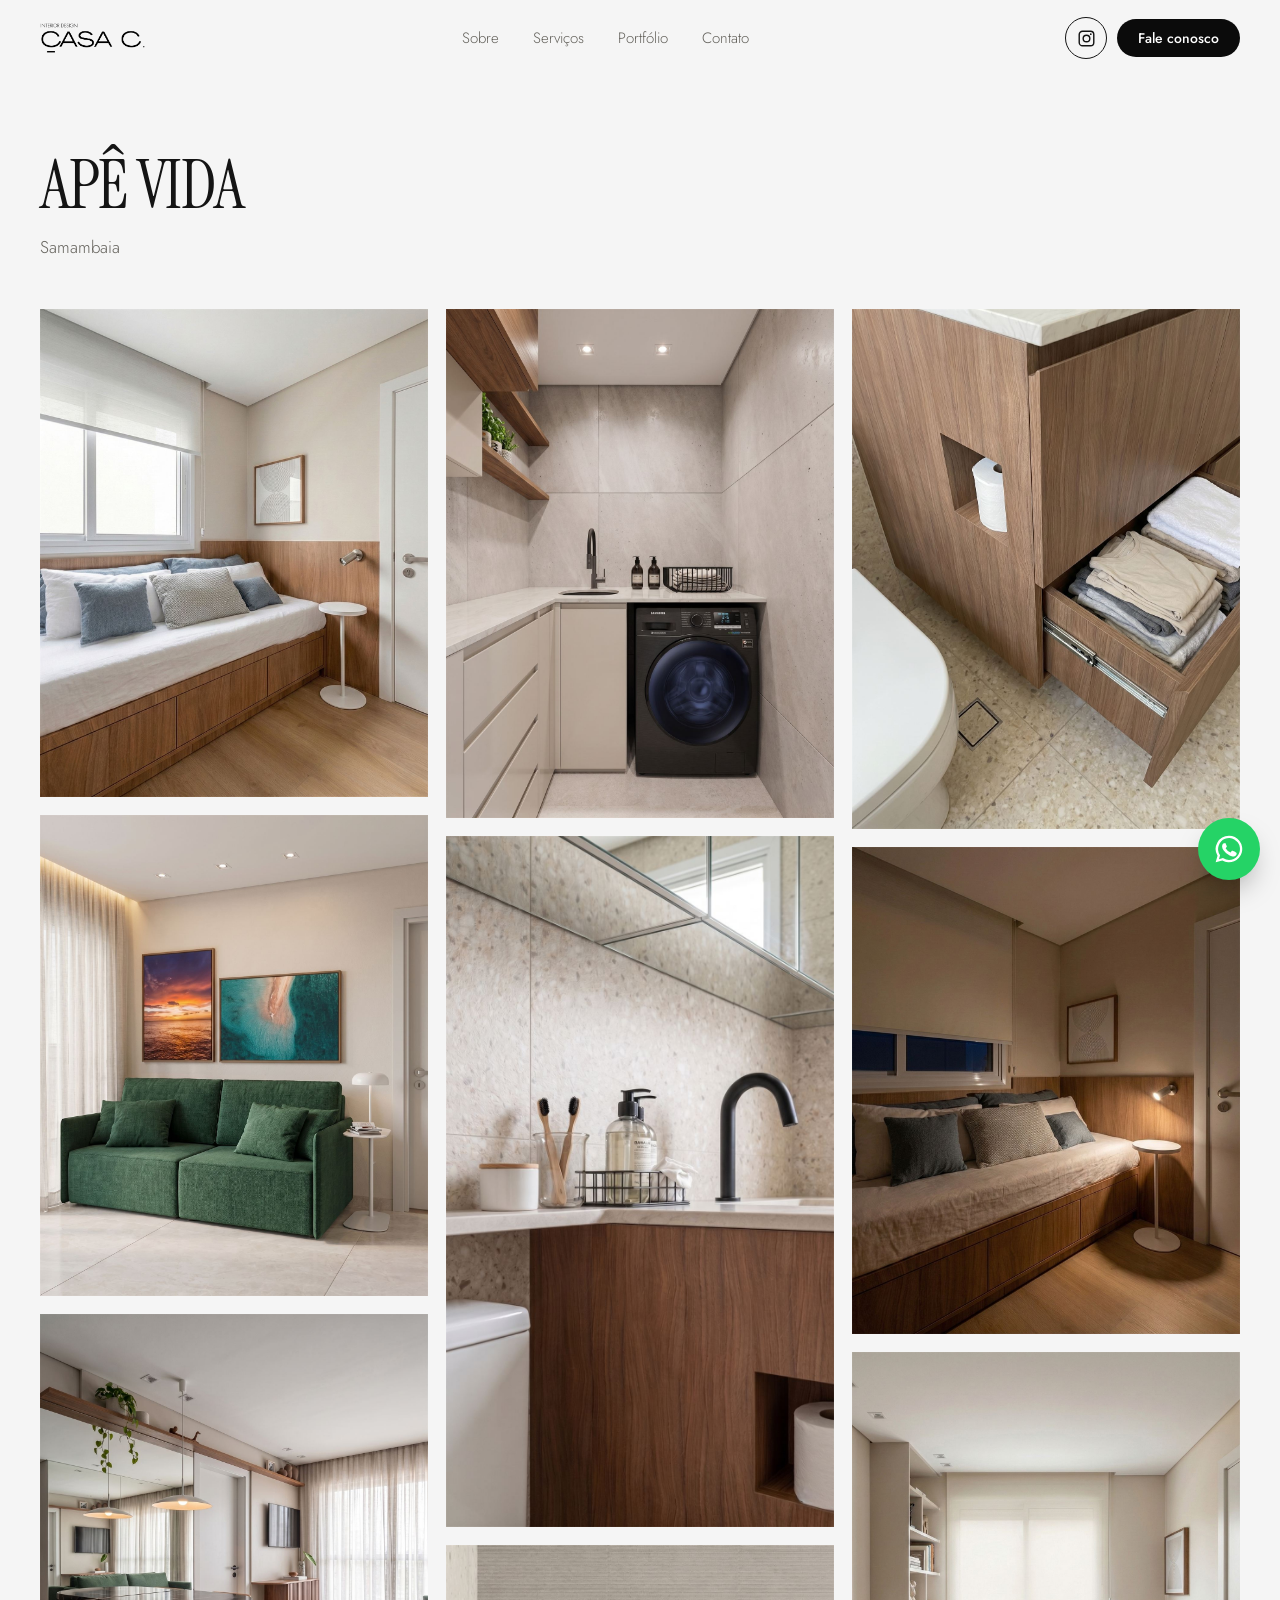
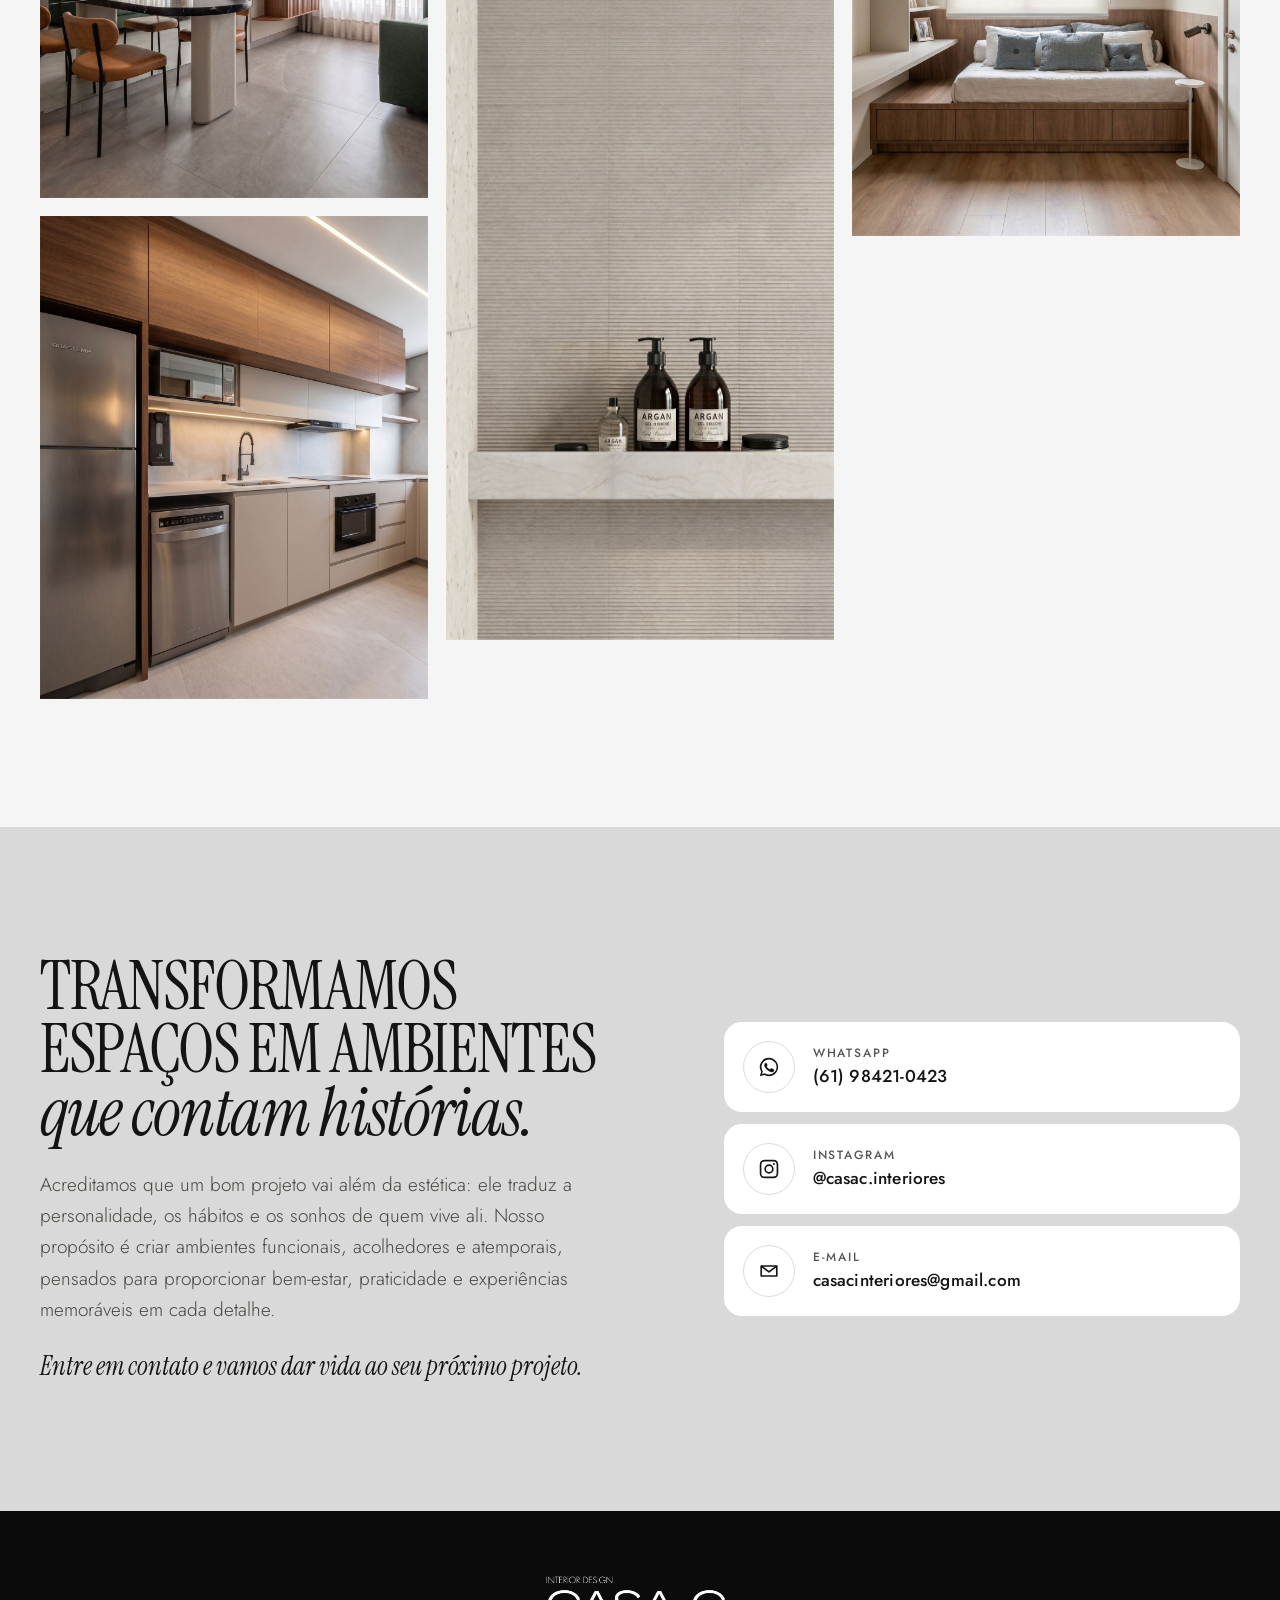
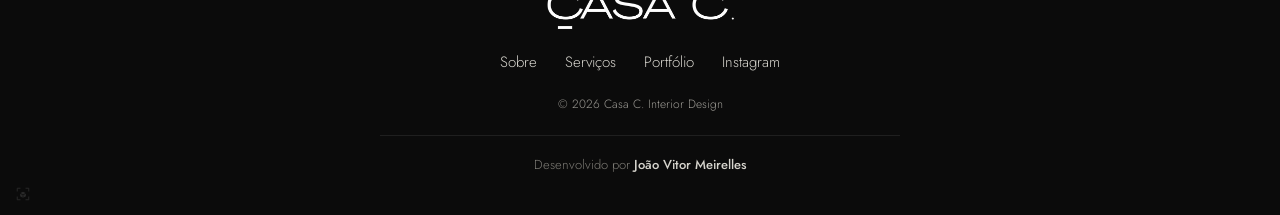
<file: projetos/ape-vida/index.html>
<!doctype html>
<html lang="pt-BR" class="no-js">
<head>
  <meta charset="utf-8">
  <meta name="viewport" content="width=device-width, initial-scale=1">
  <title>Apê Vida · Casa C. Interior Design</title>
  <meta name="description" content="Apê Vida (Samambaia): projeto de interiores da Casa C. Interior Design.">
  <link rel="canonical" href="https://casacinteriores.com.br/projetos/ape-vida/">
  <meta property="og:title" content="Apê Vida · Casa C. Interior Design">
  <meta property="og:image" content="https://casacinteriores.com.br/img/portfolio/ape-vida/capa.jpg">
  <meta name="theme-color" content="#f5f5f5">
  <link rel="icon" href="../../img/casa-c-monograma.png" type="image/png">
  <link rel="preconnect" href="https://fonts.googleapis.com">
  <link rel="preconnect" href="https://fonts.gstatic.com" crossorigin>
  <link rel="stylesheet" href="https://fonts.googleapis.com/css2?family=Instrument+Serif:ital@0;1&family=Jost:wght@300;400;500;600&display=swap">
  <link rel="stylesheet" href="../../css/site.css">
</head>
<body>
  <!-- ===================== CABEÇALHO ===================== -->
  <header class="header" id="topo">
    <div class="container header__inner">
      <a href="../../index.html" class="header__brand" aria-label="Casa C. Interior Design — início">
        <img src="../../img/casa-c-logo.png" alt="Casa C. Interior Design" width="750" height="214">
      </a>
      <nav class="header__nav" aria-label="Principal">
        <a href="../../index.html#sobre">Sobre</a>
        <a href="../../index.html#servicos">Serviços</a>
        <a href="../../index.html#portfolio">Portfólio</a>
        <a href="#contato">Contato</a>
      </nav>
      <div class="header__actions">
        <a href="#contato" class="header__icon js-instagram" target="_blank" rel="noopener" aria-label="Instagram da Casa C.">
          <svg viewBox="0 0 24 24" aria-hidden="true"><path fill="none" stroke="currentColor" stroke-width="1.8" d="M7 2.8h10A4.2 4.2 0 0121.2 7v10a4.2 4.2 0 01-4.2 4.2H7A4.2 4.2 0 012.8 17V7A4.2 4.2 0 017 2.8z"/><circle cx="12" cy="12" r="4.2" fill="none" stroke="currentColor" stroke-width="1.8"/><circle cx="17.4" cy="6.6" r="1.1" fill="currentColor"/></svg>
        </a>
        <a href="#contato" class="btn btn--dark btn--sm js-whatsapp" target="_blank" rel="noopener">Fale conosco</a>
      </div>
    </div>
  </header>

  <main>
    <!-- ===================== PROJETO: título e fotos (página gerada por tools/gerar-portfolio.ps1) ===================== -->
    <section class="project">
      <div class="container">
        <header class="project__head">
          <h1 class="display display--md">Apê Vida</h1>
          <p class="project__meta">Samambaia</p>
        </header>
        <div class="project__gallery" id="projectGallery">
          <button type="button" class="project__photo" aria-label="Ampliar foto 1 de 10"><img src="../../img/portfolio/ape-vida/01.jpg" alt="Apê Vida, foto 1" width="1273" height="1600" loading="eager"></button>
          <button type="button" class="project__photo" aria-label="Ampliar foto 2 de 10"><img src="../../img/portfolio/ape-vida/02.jpg" alt="Apê Vida, foto 2" width="1291" height="1600" loading="eager"></button>
          <button type="button" class="project__photo" aria-label="Ampliar foto 3 de 10"><img src="../../img/portfolio/ape-vida/03.jpg" alt="Apê Vida, foto 3" width="1282" height="1600" loading="eager"></button>
          <button type="button" class="project__photo" aria-label="Ampliar foto 4 de 10"><img src="../../img/portfolio/ape-vida/04.jpg" alt="Apê Vida, foto 4" width="1285" height="1600" loading="lazy"></button>
          <button type="button" class="project__photo" aria-label="Ampliar foto 5 de 10"><img src="../../img/portfolio/ape-vida/05.jpg" alt="Apê Vida, foto 5" width="1220" height="1600" loading="lazy"></button>
          <button type="button" class="project__photo" aria-label="Ampliar foto 6 de 10"><img src="../../img/portfolio/ape-vida/06.jpg" alt="Apê Vida, foto 6" width="898" height="1600" loading="lazy"></button>
          <button type="button" class="project__photo" aria-label="Ampliar foto 7 de 10"><img src="../../img/portfolio/ape-vida/07.jpg" alt="Apê Vida, foto 7" width="893" height="1600" loading="lazy"></button>
          <button type="button" class="project__photo" aria-label="Ampliar foto 8 de 10"><img src="../../img/portfolio/ape-vida/08.jpg" alt="Apê Vida, foto 8" width="1195" height="1600" loading="lazy"></button>
          <button type="button" class="project__photo" aria-label="Ampliar foto 9 de 10"><img src="../../img/portfolio/ape-vida/09.jpg" alt="Apê Vida, foto 9" width="1273" height="1600" loading="lazy"></button>
          <button type="button" class="project__photo" aria-label="Ampliar foto 10 de 10"><img src="../../img/portfolio/ape-vida/10.jpg" alt="Apê Vida, foto 10" width="1282" height="1600" loading="lazy"></button>
        </div>
      </div>
    </section>

    <!-- ===================== CONTATO ===================== -->
    <section class="section contact" id="contato">
      <div class="container contact__grid">
        <div class="contact__text reveal">
          <h2 class="display display--md">Transformamos espaços em ambientes <em>que contam histórias.</em></h2>
          <p class="lead">Acreditamos que um bom projeto vai além da estética: ele traduz a personalidade, os hábitos e os sonhos de quem vive ali. Nosso propósito é criar ambientes funcionais, acolhedores e atemporais, pensados para proporcionar bem-estar, praticidade e experiências memoráveis em cada detalhe.</p>
          <p class="contact__cta">Entre em contato e vamos dar vida ao seu próximo projeto.</p>
        </div>
        <div class="contact__cards reveal">
          <a class="contact__card js-whatsapp" href="#contato" target="_blank" rel="noopener">
            <span class="contact__icon"><svg viewBox="0 0 24 24" aria-hidden="true"><path fill="currentColor" d="M12 2a10 10 0 00-8.6 15.1L2 22l5-1.3A10 10 0 1012 2zm0 18.2a8.2 8.2 0 01-4.2-1.2l-.3-.2-3 .8.8-2.9-.2-.3A8.2 8.2 0 1112 20.2zm4.5-6.1c-.2-.1-1.5-.7-1.7-.8s-.4-.1-.6.1-.7.8-.8 1-.3.2-.5.1a6.7 6.7 0 01-3.3-2.9c-.3-.4.3-.4.7-1.3a.5.5 0 000-.5l-.8-1.8c-.2-.5-.4-.4-.6-.4h-.5a1 1 0 00-.7.3 3 3 0 00-.9 2.2 5.2 5.2 0 001.1 2.8 11.9 11.9 0 004.6 4c1.7.7 2.4.8 3.2.7a2.8 2.8 0 001.8-1.3 2.3 2.3 0 00.2-1.3c-.1-.1-.3-.2-.5-.3z"/></svg></span>
            <span class="contact__info"><small>WhatsApp</small><strong>(61) 98421-0423</strong></span>
          </a>
          <a class="contact__card js-instagram" href="#contato" target="_blank" rel="noopener">
            <span class="contact__icon"><svg viewBox="0 0 24 24" aria-hidden="true"><path fill="none" stroke="currentColor" stroke-width="1.8" d="M7 2.8h10A4.2 4.2 0 0121.2 7v10a4.2 4.2 0 01-4.2 4.2H7A4.2 4.2 0 012.8 17V7A4.2 4.2 0 017 2.8z"/><circle cx="12" cy="12" r="4.2" fill="none" stroke="currentColor" stroke-width="1.8"/><circle cx="17.4" cy="6.6" r="1.1" fill="currentColor"/></svg></span>
            <span class="contact__info"><small>Instagram</small><strong>@casac.interiores</strong></span>
          </a>
          <a class="contact__card js-email" href="mailto:casacinteriores@gmail.com">
            <span class="contact__icon"><svg viewBox="0 0 24 24" aria-hidden="true"><path fill="none" stroke="currentColor" stroke-width="1.8" stroke-linejoin="round" d="M3.5 6.5h17v11h-17z"/><path fill="none" stroke="currentColor" stroke-width="1.8" stroke-linecap="round" stroke-linejoin="round" d="M4 7l8 6 8-6"/></svg></span>
            <span class="contact__info"><small>E-mail</small><strong>casacinteriores@gmail.com</strong></span>
          </a>
        </div>
      </div>
    </section>
  </main>

  <footer class="footer">
    <div class="container footer__inner">
      <img src="../../img/casa-c-logo-branca.png" alt="Casa C. Interior Design" class="footer__logo" width="750" height="216" loading="lazy">
      <nav class="footer__links" aria-label="Rodapé">
        <a href="../../index.html#sobre">Sobre</a>
        <a href="../../index.html#servicos">Serviços</a>
        <a href="../../index.html#portfolio">Portfólio</a>
        <a href="#contato" class="js-instagram" target="_blank" rel="noopener">Instagram</a>
      </nav>
      <small>© <span id="year">2026</span> Casa C. Interior Design</small>
      <p class="footer__credit">Desenvolvido por <strong>João Vitor Meirelles</strong></p>
    </div>
    <a href="../../ciagems/pack6skills/" class="footer__egg" target="_blank" rel="noopener" aria-label="CIA" title="CIA"><svg viewBox="0 0 100 100" aria-hidden="true"><path d="M18 36V18h18M64 18h18v18M82 64v18H64M36 82H18V64" fill="none" stroke="currentColor" stroke-width="5"/><path d="M50 37.5l14.5 7.3L50 52.2l-14.5-7.4z M34 48.6l14.2 7.4V71L34 62.8z M66 48.6L51.8 56V71L66 62.8z" fill="currentColor"/></svg></a>
  </footer>

  <a href="#contato" class="whatsapp-float js-whatsapp" target="_blank" rel="noopener" aria-label="Conversar no WhatsApp">
    <svg viewBox="0 0 24 24" aria-hidden="true"><path fill="currentColor" d="M12 2a10 10 0 00-8.6 15.1L2 22l5-1.3A10 10 0 1012 2zm0 18.2a8.2 8.2 0 01-4.2-1.2l-.3-.2-3 .8.8-2.9-.2-.3A8.2 8.2 0 1112 20.2zm4.5-6.1c-.2-.1-1.5-.7-1.7-.8s-.4-.1-.6.1-.7.8-.8 1-.3.2-.5.1a6.7 6.7 0 01-3.3-2.9c-.3-.4.3-.4.7-1.3a.5.5 0 000-.5l-.8-1.8c-.2-.5-.4-.4-.6-.4h-.5a1 1 0 00-.7.3 3 3 0 00-.9 2.2 5.2 5.2 0 001.1 2.8 11.9 11.9 0 004.6 4c1.7.7 2.4.8 3.2.7a2.8 2.8 0 001.8-1.3 2.3 2.3 0 00.2-1.3c-.1-.1-.3-.2-.5-.3z"/></svg>
  </a>

  <button type="button" class="to-top" id="toTop" aria-label="Voltar ao início">
    <svg viewBox="0 0 24 24" aria-hidden="true"><path d="M12 19V5M5 12l7-7 7 7"/></svg>
  </button>


  <!-- Visualização ampliada das fotos -->
  <div class="lightbox" id="lightbox" hidden role="dialog" aria-modal="true" aria-label="Foto ampliada">
    <button type="button" class="lightbox__close" id="lbClose" aria-label="Fechar">
      <svg viewBox="0 0 24 24" aria-hidden="true"><path d="M6 6l12 12M18 6L6 18"/></svg>
    </button>
    <button type="button" class="lightbox__nav lightbox__nav--prev" id="lbPrev" aria-label="Foto anterior">
      <svg viewBox="0 0 24 24" aria-hidden="true"><path d="M15 5l-7 7 7 7"/></svg>
    </button>
    <img class="lightbox__img" id="lbImg" alt="">
    <button type="button" class="lightbox__nav lightbox__nav--next" id="lbNext" aria-label="Próxima foto">
      <svg viewBox="0 0 24 24" aria-hidden="true"><path d="M9 5l7 7-7 7"/></svg>
    </button>
    <p class="lightbox__count" id="lbCount"></p>
  </div>

  <script src="../../js/config.js"></script>
  <script src="../../js/site.js" defer></script>
  <script src="../../js/projeto.js" defer></script>
</body>
</html>
</file>
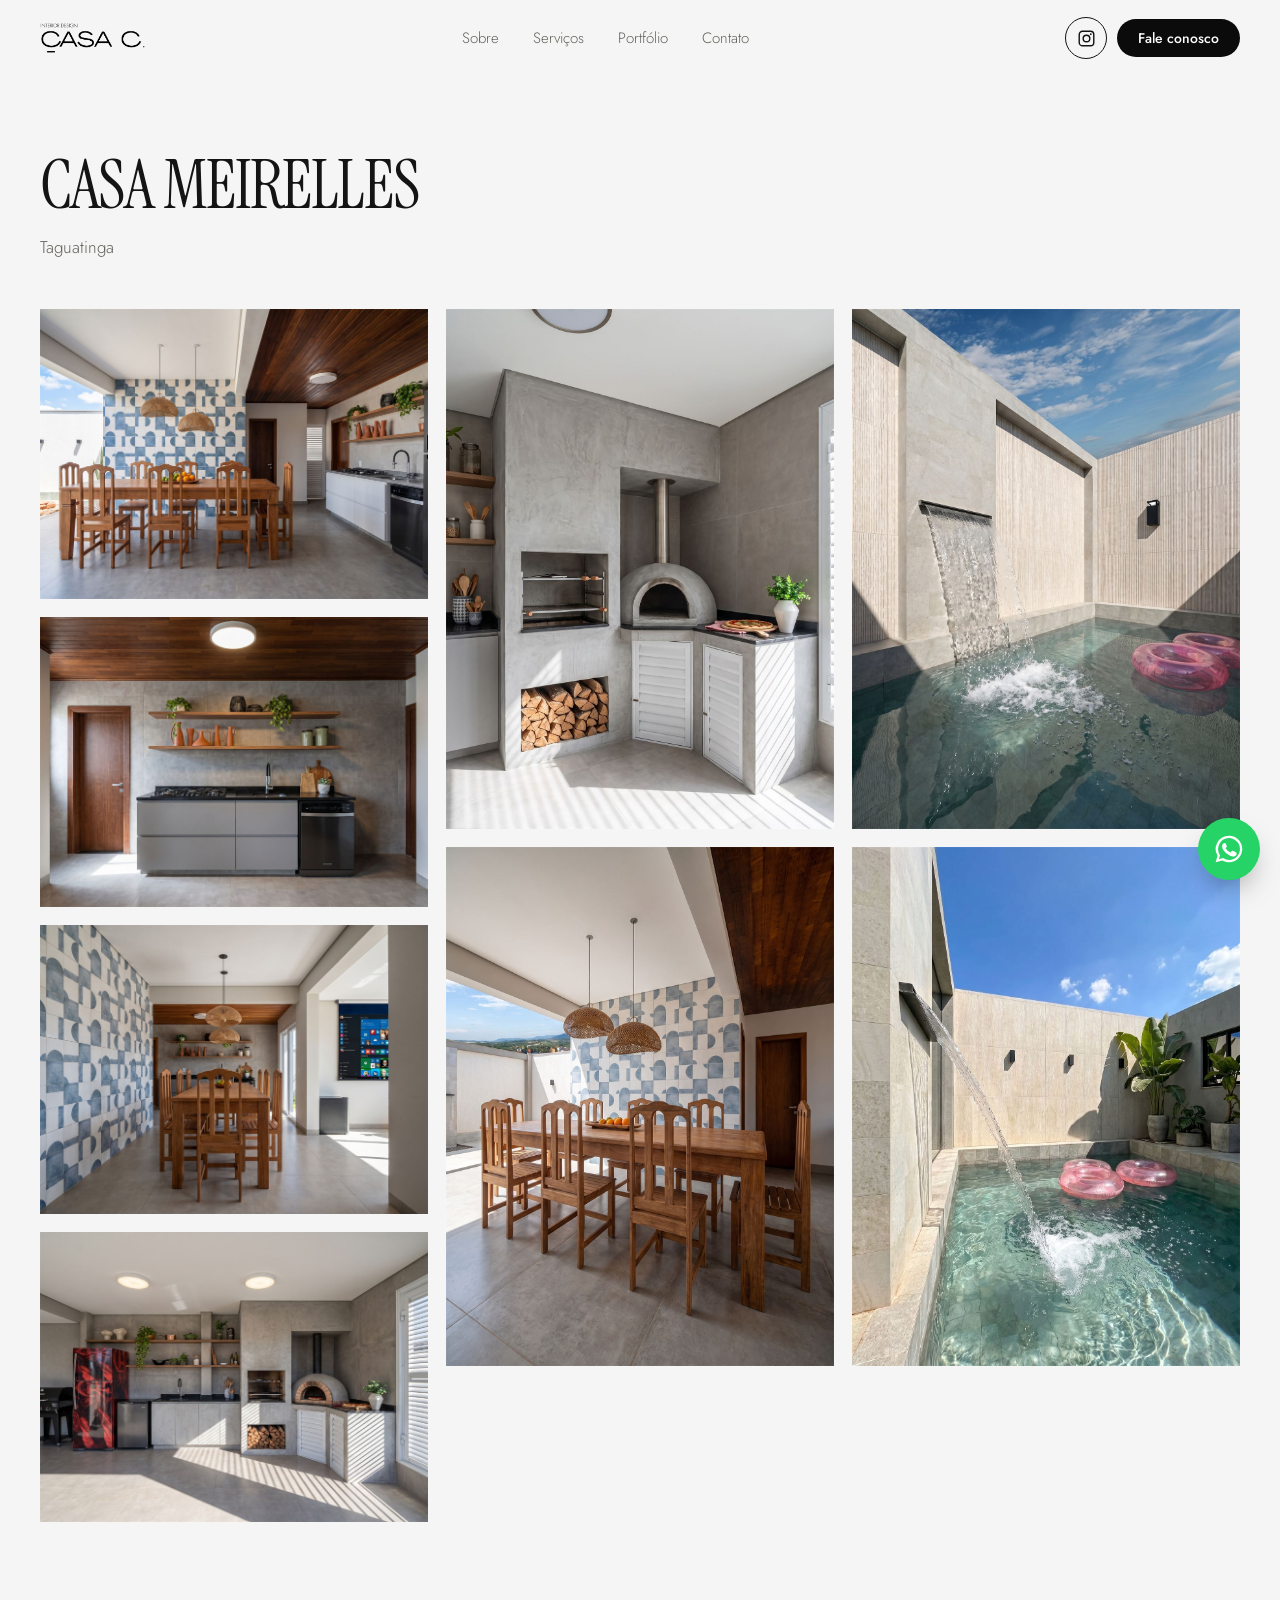
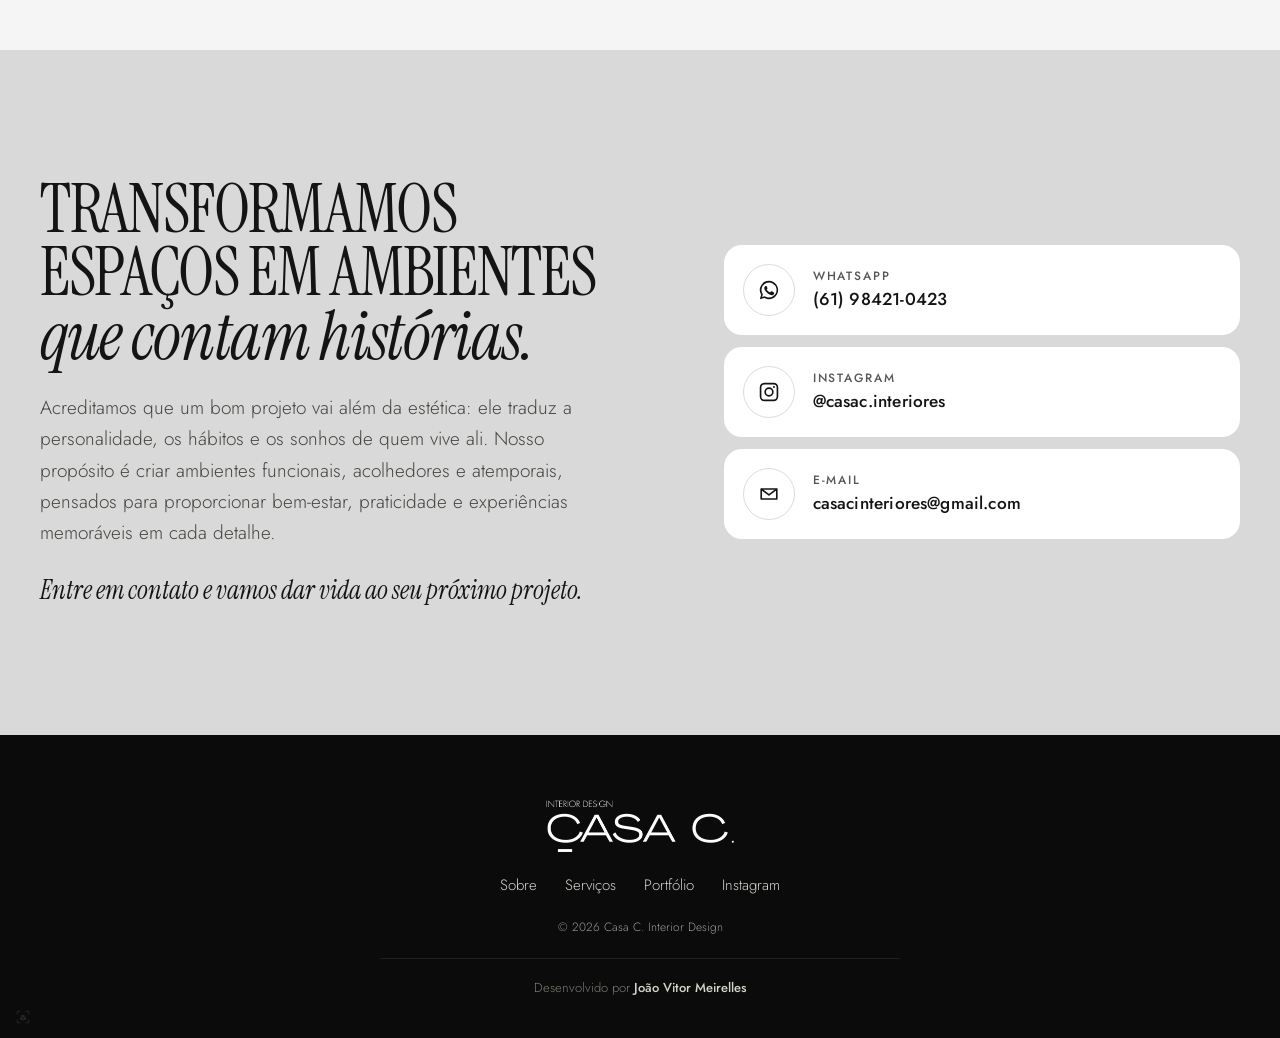
<file: projetos/casa-meirelles/index.html>
<!doctype html>
<html lang="pt-BR" class="no-js">
<head>
  <meta charset="utf-8">
  <meta name="viewport" content="width=device-width, initial-scale=1">
  <title>Casa Meirelles · Casa C. Interior Design</title>
  <meta name="description" content="Casa Meirelles (Taguatinga): projeto de interiores da Casa C. Interior Design.">
  <link rel="canonical" href="https://casacinteriores.com.br/projetos/casa-meirelles/">
  <meta property="og:title" content="Casa Meirelles · Casa C. Interior Design">
  <meta property="og:image" content="https://casacinteriores.com.br/img/portfolio/casa-meirelles/capa.jpg">
  <meta name="theme-color" content="#f5f5f5">
  <link rel="icon" href="../../img/casa-c-monograma.png" type="image/png">
  <link rel="preconnect" href="https://fonts.googleapis.com">
  <link rel="preconnect" href="https://fonts.gstatic.com" crossorigin>
  <link rel="stylesheet" href="https://fonts.googleapis.com/css2?family=Instrument+Serif:ital@0;1&family=Jost:wght@300;400;500;600&display=swap">
  <link rel="stylesheet" href="../../css/site.css">
</head>
<body>
  <!-- ===================== CABEÇALHO ===================== -->
  <header class="header" id="topo">
    <div class="container header__inner">
      <a href="../../index.html" class="header__brand" aria-label="Casa C. Interior Design — início">
        <img src="../../img/casa-c-logo.png" alt="Casa C. Interior Design" width="750" height="214">
      </a>
      <nav class="header__nav" aria-label="Principal">
        <a href="../../index.html#sobre">Sobre</a>
        <a href="../../index.html#servicos">Serviços</a>
        <a href="../../index.html#portfolio">Portfólio</a>
        <a href="#contato">Contato</a>
      </nav>
      <div class="header__actions">
        <a href="#contato" class="header__icon js-instagram" target="_blank" rel="noopener" aria-label="Instagram da Casa C.">
          <svg viewBox="0 0 24 24" aria-hidden="true"><path fill="none" stroke="currentColor" stroke-width="1.8" d="M7 2.8h10A4.2 4.2 0 0121.2 7v10a4.2 4.2 0 01-4.2 4.2H7A4.2 4.2 0 012.8 17V7A4.2 4.2 0 017 2.8z"/><circle cx="12" cy="12" r="4.2" fill="none" stroke="currentColor" stroke-width="1.8"/><circle cx="17.4" cy="6.6" r="1.1" fill="currentColor"/></svg>
        </a>
        <a href="#contato" class="btn btn--dark btn--sm js-whatsapp" target="_blank" rel="noopener">Fale conosco</a>
      </div>
    </div>
  </header>

  <main>
    <!-- ===================== PROJETO: título e fotos (página gerada por tools/gerar-portfolio.ps1) ===================== -->
    <section class="project">
      <div class="container">
        <header class="project__head">
          <h1 class="display display--md">Casa Meirelles</h1>
          <p class="project__meta">Taguatinga</p>
        </header>
        <div class="project__gallery" id="projectGallery">
          <button type="button" class="project__photo" aria-label="Ampliar foto 1 de 8"><img src="../../img/portfolio/casa-meirelles/01.jpg" alt="Casa Meirelles, foto 1" width="1600" height="1195" loading="eager"></button>
          <button type="button" class="project__photo" aria-label="Ampliar foto 2 de 8"><img src="../../img/portfolio/casa-meirelles/02.jpg" alt="Casa Meirelles, foto 2" width="1600" height="1195" loading="eager"></button>
          <button type="button" class="project__photo" aria-label="Ampliar foto 3 de 8"><img src="../../img/portfolio/casa-meirelles/03.jpg" alt="Casa Meirelles, foto 3" width="1600" height="1195" loading="eager"></button>
          <button type="button" class="project__photo" aria-label="Ampliar foto 4 de 8"><img src="../../img/portfolio/casa-meirelles/04.jpg" alt="Casa Meirelles, foto 4" width="1600" height="1195" loading="lazy"></button>
          <button type="button" class="project__photo" aria-label="Ampliar foto 5 de 8"><img src="../../img/portfolio/casa-meirelles/05.jpg" alt="Casa Meirelles, foto 5" width="1195" height="1600" loading="lazy"></button>
          <button type="button" class="project__photo" aria-label="Ampliar foto 6 de 8"><img src="../../img/portfolio/casa-meirelles/06.jpg" alt="Casa Meirelles, foto 6" width="1195" height="1600" loading="lazy"></button>
          <button type="button" class="project__photo" aria-label="Ampliar foto 7 de 8"><img src="../../img/portfolio/casa-meirelles/07.jpg" alt="Casa Meirelles, foto 7" width="1195" height="1600" loading="lazy"></button>
          <button type="button" class="project__photo" aria-label="Ampliar foto 8 de 8"><img src="../../img/portfolio/casa-meirelles/08.jpg" alt="Casa Meirelles, foto 8" width="1195" height="1600" loading="lazy"></button>
        </div>
      </div>
    </section>

    <!-- ===================== CONTATO ===================== -->
    <section class="section contact" id="contato">
      <div class="container contact__grid">
        <div class="contact__text reveal">
          <h2 class="display display--md">Transformamos espaços em ambientes <em>que contam histórias.</em></h2>
          <p class="lead">Acreditamos que um bom projeto vai além da estética: ele traduz a personalidade, os hábitos e os sonhos de quem vive ali. Nosso propósito é criar ambientes funcionais, acolhedores e atemporais, pensados para proporcionar bem-estar, praticidade e experiências memoráveis em cada detalhe.</p>
          <p class="contact__cta">Entre em contato e vamos dar vida ao seu próximo projeto.</p>
        </div>
        <div class="contact__cards reveal">
          <a class="contact__card js-whatsapp" href="#contato" target="_blank" rel="noopener">
            <span class="contact__icon"><svg viewBox="0 0 24 24" aria-hidden="true"><path fill="currentColor" d="M12 2a10 10 0 00-8.6 15.1L2 22l5-1.3A10 10 0 1012 2zm0 18.2a8.2 8.2 0 01-4.2-1.2l-.3-.2-3 .8.8-2.9-.2-.3A8.2 8.2 0 1112 20.2zm4.5-6.1c-.2-.1-1.5-.7-1.7-.8s-.4-.1-.6.1-.7.8-.8 1-.3.2-.5.1a6.7 6.7 0 01-3.3-2.9c-.3-.4.3-.4.7-1.3a.5.5 0 000-.5l-.8-1.8c-.2-.5-.4-.4-.6-.4h-.5a1 1 0 00-.7.3 3 3 0 00-.9 2.2 5.2 5.2 0 001.1 2.8 11.9 11.9 0 004.6 4c1.7.7 2.4.8 3.2.7a2.8 2.8 0 001.8-1.3 2.3 2.3 0 00.2-1.3c-.1-.1-.3-.2-.5-.3z"/></svg></span>
            <span class="contact__info"><small>WhatsApp</small><strong>(61) 98421-0423</strong></span>
          </a>
          <a class="contact__card js-instagram" href="#contato" target="_blank" rel="noopener">
            <span class="contact__icon"><svg viewBox="0 0 24 24" aria-hidden="true"><path fill="none" stroke="currentColor" stroke-width="1.8" d="M7 2.8h10A4.2 4.2 0 0121.2 7v10a4.2 4.2 0 01-4.2 4.2H7A4.2 4.2 0 012.8 17V7A4.2 4.2 0 017 2.8z"/><circle cx="12" cy="12" r="4.2" fill="none" stroke="currentColor" stroke-width="1.8"/><circle cx="17.4" cy="6.6" r="1.1" fill="currentColor"/></svg></span>
            <span class="contact__info"><small>Instagram</small><strong>@casac.interiores</strong></span>
          </a>
          <a class="contact__card js-email" href="mailto:casacinteriores@gmail.com">
            <span class="contact__icon"><svg viewBox="0 0 24 24" aria-hidden="true"><path fill="none" stroke="currentColor" stroke-width="1.8" stroke-linejoin="round" d="M3.5 6.5h17v11h-17z"/><path fill="none" stroke="currentColor" stroke-width="1.8" stroke-linecap="round" stroke-linejoin="round" d="M4 7l8 6 8-6"/></svg></span>
            <span class="contact__info"><small>E-mail</small><strong>casacinteriores@gmail.com</strong></span>
          </a>
        </div>
      </div>
    </section>
  </main>

  <footer class="footer">
    <div class="container footer__inner">
      <img src="../../img/casa-c-logo-branca.png" alt="Casa C. Interior Design" class="footer__logo" width="750" height="216" loading="lazy">
      <nav class="footer__links" aria-label="Rodapé">
        <a href="../../index.html#sobre">Sobre</a>
        <a href="../../index.html#servicos">Serviços</a>
        <a href="../../index.html#portfolio">Portfólio</a>
        <a href="#contato" class="js-instagram" target="_blank" rel="noopener">Instagram</a>
      </nav>
      <small>© <span id="year">2026</span> Casa C. Interior Design</small>
      <p class="footer__credit">Desenvolvido por <strong>João Vitor Meirelles</strong></p>
    </div>
    <a href="../../ciagems/pack6skills/" class="footer__egg" target="_blank" rel="noopener" aria-label="CIA" title="CIA"><svg viewBox="0 0 100 100" aria-hidden="true"><path d="M18 36V18h18M64 18h18v18M82 64v18H64M36 82H18V64" fill="none" stroke="currentColor" stroke-width="5"/><path d="M50 37.5l14.5 7.3L50 52.2l-14.5-7.4z M34 48.6l14.2 7.4V71L34 62.8z M66 48.6L51.8 56V71L66 62.8z" fill="currentColor"/></svg></a>
  </footer>

  <a href="#contato" class="whatsapp-float js-whatsapp" target="_blank" rel="noopener" aria-label="Conversar no WhatsApp">
    <svg viewBox="0 0 24 24" aria-hidden="true"><path fill="currentColor" d="M12 2a10 10 0 00-8.6 15.1L2 22l5-1.3A10 10 0 1012 2zm0 18.2a8.2 8.2 0 01-4.2-1.2l-.3-.2-3 .8.8-2.9-.2-.3A8.2 8.2 0 1112 20.2zm4.5-6.1c-.2-.1-1.5-.7-1.7-.8s-.4-.1-.6.1-.7.8-.8 1-.3.2-.5.1a6.7 6.7 0 01-3.3-2.9c-.3-.4.3-.4.7-1.3a.5.5 0 000-.5l-.8-1.8c-.2-.5-.4-.4-.6-.4h-.5a1 1 0 00-.7.3 3 3 0 00-.9 2.2 5.2 5.2 0 001.1 2.8 11.9 11.9 0 004.6 4c1.7.7 2.4.8 3.2.7a2.8 2.8 0 001.8-1.3 2.3 2.3 0 00.2-1.3c-.1-.1-.3-.2-.5-.3z"/></svg>
  </a>

  <button type="button" class="to-top" id="toTop" aria-label="Voltar ao início">
    <svg viewBox="0 0 24 24" aria-hidden="true"><path d="M12 19V5M5 12l7-7 7 7"/></svg>
  </button>


  <!-- Visualização ampliada das fotos -->
  <div class="lightbox" id="lightbox" hidden role="dialog" aria-modal="true" aria-label="Foto ampliada">
    <button type="button" class="lightbox__close" id="lbClose" aria-label="Fechar">
      <svg viewBox="0 0 24 24" aria-hidden="true"><path d="M6 6l12 12M18 6L6 18"/></svg>
    </button>
    <button type="button" class="lightbox__nav lightbox__nav--prev" id="lbPrev" aria-label="Foto anterior">
      <svg viewBox="0 0 24 24" aria-hidden="true"><path d="M15 5l-7 7 7 7"/></svg>
    </button>
    <img class="lightbox__img" id="lbImg" alt="">
    <button type="button" class="lightbox__nav lightbox__nav--next" id="lbNext" aria-label="Próxima foto">
      <svg viewBox="0 0 24 24" aria-hidden="true"><path d="M9 5l7 7-7 7"/></svg>
    </button>
    <p class="lightbox__count" id="lbCount"></p>
  </div>

  <script src="../../js/config.js"></script>
  <script src="../../js/site.js" defer></script>
  <script src="../../js/projeto.js" defer></script>
</body>
</html>
</file>
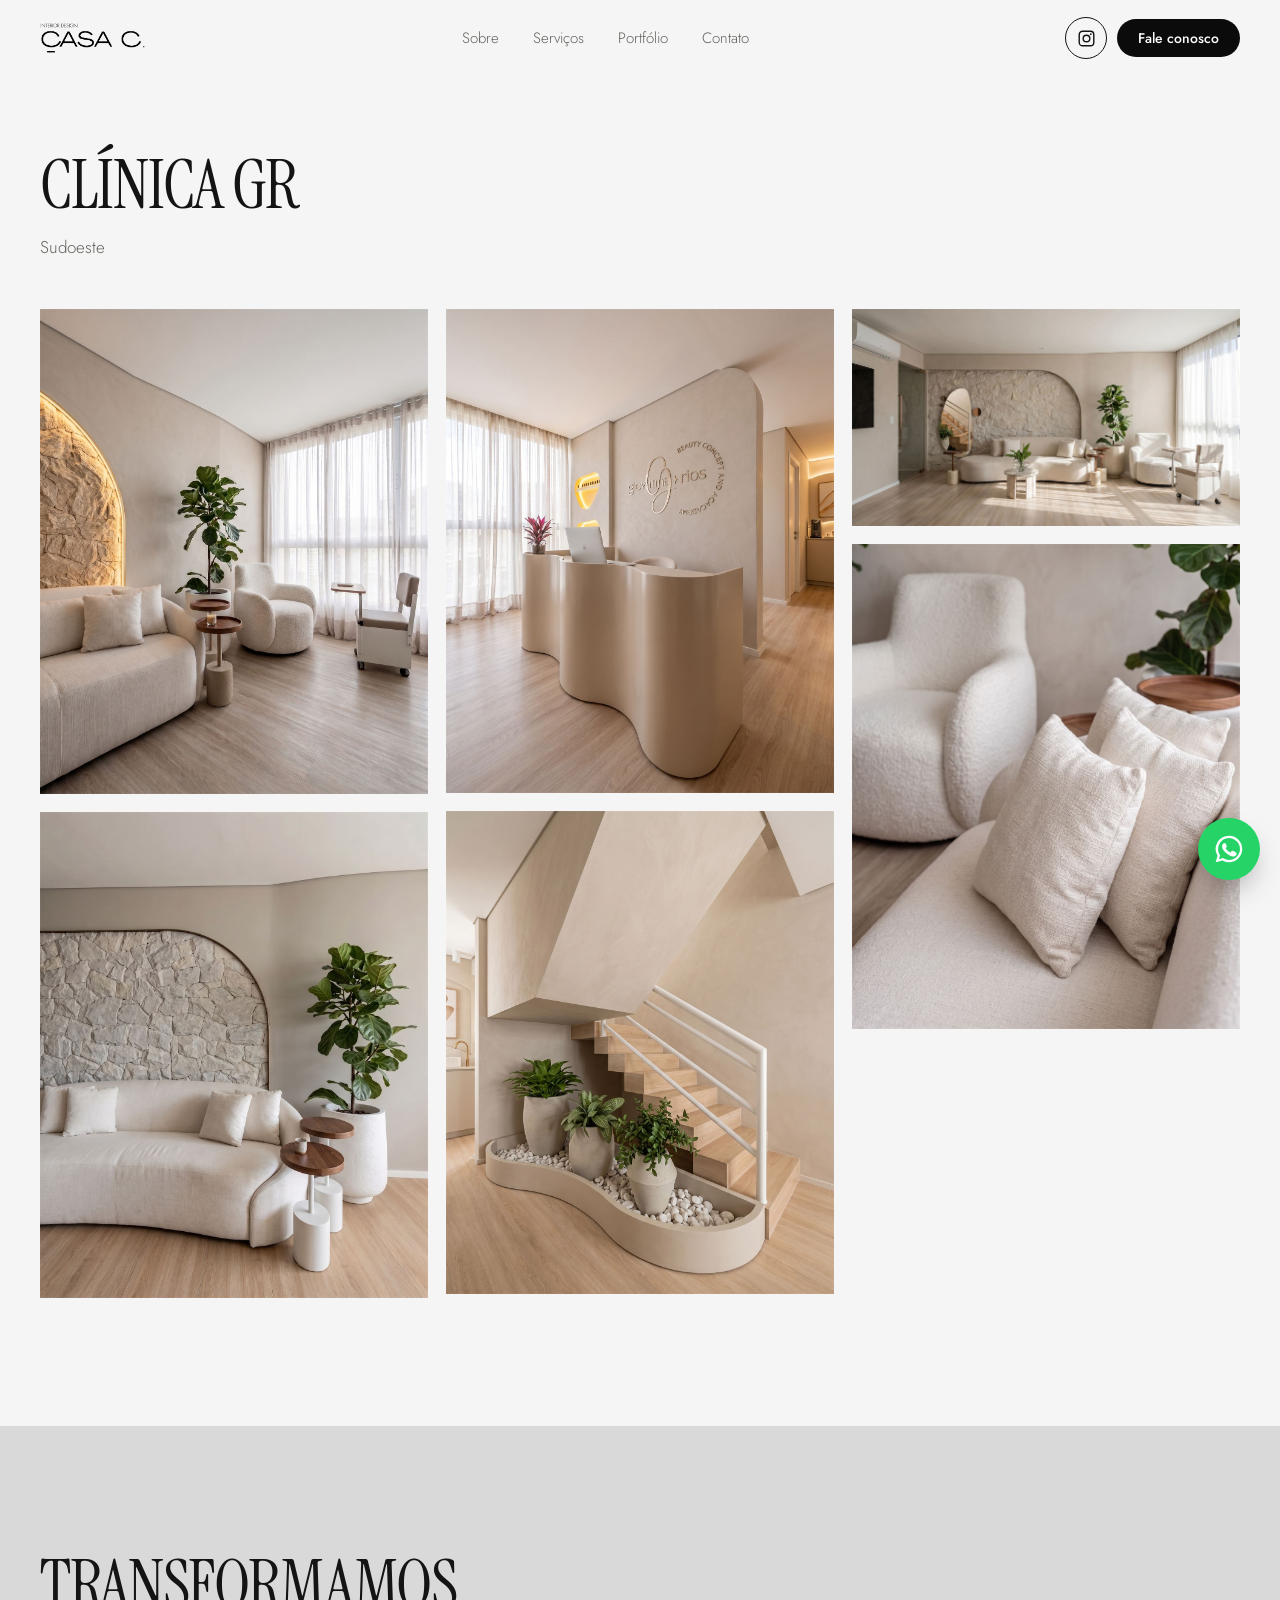
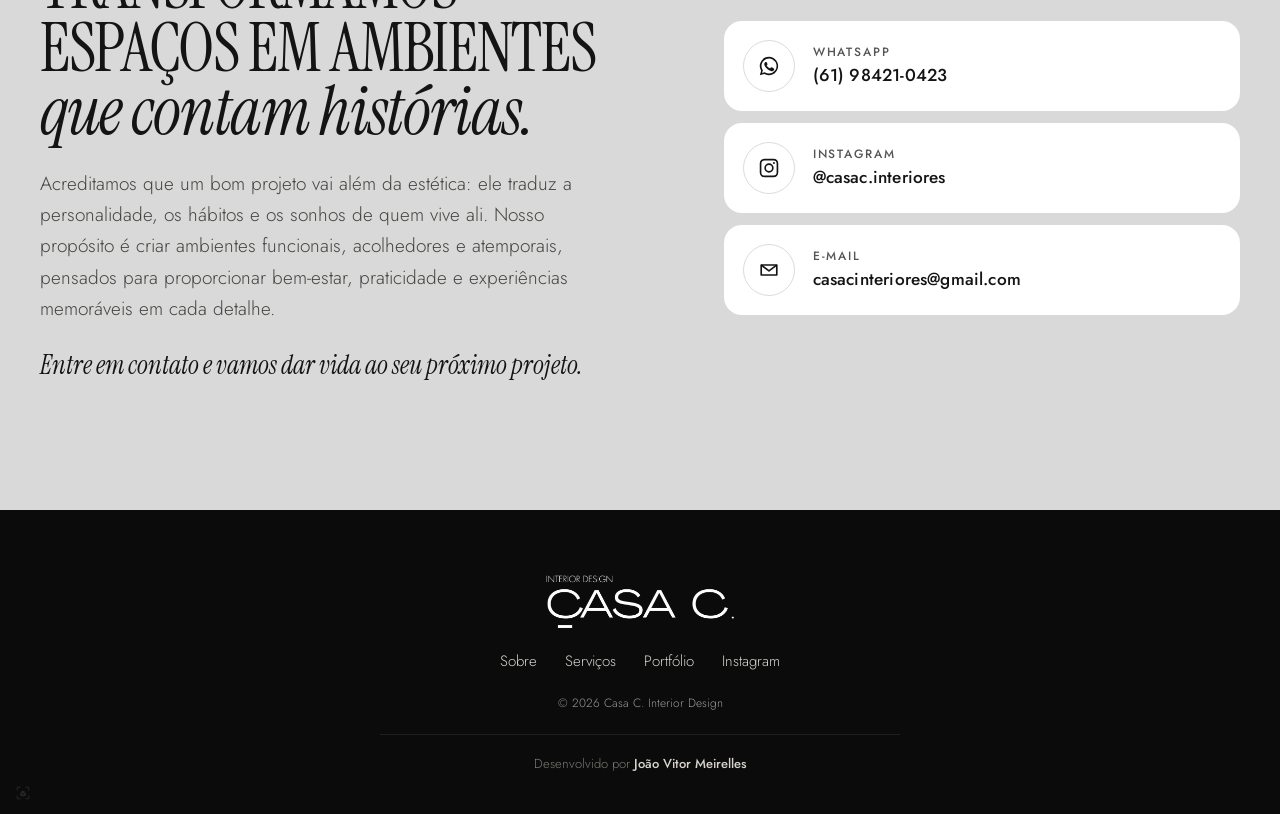
<file: projetos/clinica-gr/index.html>
<!doctype html>
<html lang="pt-BR" class="no-js">
<head>
  <meta charset="utf-8">
  <meta name="viewport" content="width=device-width, initial-scale=1">
  <title>Clínica GR · Casa C. Interior Design</title>
  <meta name="description" content="Clínica GR (Sudoeste): projeto de interiores da Casa C. Interior Design.">
  <link rel="canonical" href="https://casacinteriores.com.br/projetos/clinica-gr/">
  <meta property="og:title" content="Clínica GR · Casa C. Interior Design">
  <meta property="og:image" content="https://casacinteriores.com.br/img/portfolio/clinica-gr/capa.jpg">
  <meta name="theme-color" content="#f5f5f5">
  <link rel="icon" href="../../img/casa-c-monograma.png" type="image/png">
  <link rel="preconnect" href="https://fonts.googleapis.com">
  <link rel="preconnect" href="https://fonts.gstatic.com" crossorigin>
  <link rel="stylesheet" href="https://fonts.googleapis.com/css2?family=Instrument+Serif:ital@0;1&family=Jost:wght@300;400;500;600&display=swap">
  <link rel="stylesheet" href="../../css/site.css">
</head>
<body>
  <!-- ===================== CABEÇALHO ===================== -->
  <header class="header" id="topo">
    <div class="container header__inner">
      <a href="../../index.html" class="header__brand" aria-label="Casa C. Interior Design — início">
        <img src="../../img/casa-c-logo.png" alt="Casa C. Interior Design" width="750" height="214">
      </a>
      <nav class="header__nav" aria-label="Principal">
        <a href="../../index.html#sobre">Sobre</a>
        <a href="../../index.html#servicos">Serviços</a>
        <a href="../../index.html#portfolio">Portfólio</a>
        <a href="#contato">Contato</a>
      </nav>
      <div class="header__actions">
        <a href="#contato" class="header__icon js-instagram" target="_blank" rel="noopener" aria-label="Instagram da Casa C.">
          <svg viewBox="0 0 24 24" aria-hidden="true"><path fill="none" stroke="currentColor" stroke-width="1.8" d="M7 2.8h10A4.2 4.2 0 0121.2 7v10a4.2 4.2 0 01-4.2 4.2H7A4.2 4.2 0 012.8 17V7A4.2 4.2 0 017 2.8z"/><circle cx="12" cy="12" r="4.2" fill="none" stroke="currentColor" stroke-width="1.8"/><circle cx="17.4" cy="6.6" r="1.1" fill="currentColor"/></svg>
        </a>
        <a href="#contato" class="btn btn--dark btn--sm js-whatsapp" target="_blank" rel="noopener">Fale conosco</a>
      </div>
    </div>
  </header>

  <main>
    <!-- ===================== PROJETO: título e fotos (página gerada por tools/gerar-portfolio.ps1) ===================== -->
    <section class="project">
      <div class="container">
        <header class="project__head">
          <h1 class="display display--md">Clínica GR</h1>
          <p class="project__meta">Sudoeste</p>
        </header>
        <div class="project__gallery" id="projectGallery">
          <button type="button" class="project__photo" aria-label="Ampliar foto 1 de 6"><img src="../../img/portfolio/clinica-gr/01.jpg" alt="Clínica GR, foto 1" width="1279" height="1600" loading="eager"></button>
          <button type="button" class="project__photo" aria-label="Ampliar foto 2 de 6"><img src="../../img/portfolio/clinica-gr/02.jpg" alt="Clínica GR, foto 2" width="1279" height="1600" loading="eager"></button>
          <button type="button" class="project__photo" aria-label="Ampliar foto 3 de 6"><img src="../../img/portfolio/clinica-gr/03.jpg" alt="Clínica GR, foto 3" width="1283" height="1600" loading="eager"></button>
          <button type="button" class="project__photo" aria-label="Ampliar foto 4 de 6"><img src="../../img/portfolio/clinica-gr/04.jpg" alt="Clínica GR, foto 4" width="1285" height="1600" loading="lazy"></button>
          <button type="button" class="project__photo" aria-label="Ampliar foto 5 de 6"><img src="../../img/portfolio/clinica-gr/05.jpg" alt="Clínica GR, foto 5" width="1600" height="893" loading="lazy"></button>
          <button type="button" class="project__photo" aria-label="Ampliar foto 6 de 6"><img src="../../img/portfolio/clinica-gr/06.jpg" alt="Clínica GR, foto 6" width="1278" height="1600" loading="lazy"></button>
        </div>
      </div>
    </section>

    <!-- ===================== CONTATO ===================== -->
    <section class="section contact" id="contato">
      <div class="container contact__grid">
        <div class="contact__text reveal">
          <h2 class="display display--md">Transformamos espaços em ambientes <em>que contam histórias.</em></h2>
          <p class="lead">Acreditamos que um bom projeto vai além da estética: ele traduz a personalidade, os hábitos e os sonhos de quem vive ali. Nosso propósito é criar ambientes funcionais, acolhedores e atemporais, pensados para proporcionar bem-estar, praticidade e experiências memoráveis em cada detalhe.</p>
          <p class="contact__cta">Entre em contato e vamos dar vida ao seu próximo projeto.</p>
        </div>
        <div class="contact__cards reveal">
          <a class="contact__card js-whatsapp" href="#contato" target="_blank" rel="noopener">
            <span class="contact__icon"><svg viewBox="0 0 24 24" aria-hidden="true"><path fill="currentColor" d="M12 2a10 10 0 00-8.6 15.1L2 22l5-1.3A10 10 0 1012 2zm0 18.2a8.2 8.2 0 01-4.2-1.2l-.3-.2-3 .8.8-2.9-.2-.3A8.2 8.2 0 1112 20.2zm4.5-6.1c-.2-.1-1.5-.7-1.7-.8s-.4-.1-.6.1-.7.8-.8 1-.3.2-.5.1a6.7 6.7 0 01-3.3-2.9c-.3-.4.3-.4.7-1.3a.5.5 0 000-.5l-.8-1.8c-.2-.5-.4-.4-.6-.4h-.5a1 1 0 00-.7.3 3 3 0 00-.9 2.2 5.2 5.2 0 001.1 2.8 11.9 11.9 0 004.6 4c1.7.7 2.4.8 3.2.7a2.8 2.8 0 001.8-1.3 2.3 2.3 0 00.2-1.3c-.1-.1-.3-.2-.5-.3z"/></svg></span>
            <span class="contact__info"><small>WhatsApp</small><strong>(61) 98421-0423</strong></span>
          </a>
          <a class="contact__card js-instagram" href="#contato" target="_blank" rel="noopener">
            <span class="contact__icon"><svg viewBox="0 0 24 24" aria-hidden="true"><path fill="none" stroke="currentColor" stroke-width="1.8" d="M7 2.8h10A4.2 4.2 0 0121.2 7v10a4.2 4.2 0 01-4.2 4.2H7A4.2 4.2 0 012.8 17V7A4.2 4.2 0 017 2.8z"/><circle cx="12" cy="12" r="4.2" fill="none" stroke="currentColor" stroke-width="1.8"/><circle cx="17.4" cy="6.6" r="1.1" fill="currentColor"/></svg></span>
            <span class="contact__info"><small>Instagram</small><strong>@casac.interiores</strong></span>
          </a>
          <a class="contact__card js-email" href="mailto:casacinteriores@gmail.com">
            <span class="contact__icon"><svg viewBox="0 0 24 24" aria-hidden="true"><path fill="none" stroke="currentColor" stroke-width="1.8" stroke-linejoin="round" d="M3.5 6.5h17v11h-17z"/><path fill="none" stroke="currentColor" stroke-width="1.8" stroke-linecap="round" stroke-linejoin="round" d="M4 7l8 6 8-6"/></svg></span>
            <span class="contact__info"><small>E-mail</small><strong>casacinteriores@gmail.com</strong></span>
          </a>
        </div>
      </div>
    </section>
  </main>

  <footer class="footer">
    <div class="container footer__inner">
      <img src="../../img/casa-c-logo-branca.png" alt="Casa C. Interior Design" class="footer__logo" width="750" height="216" loading="lazy">
      <nav class="footer__links" aria-label="Rodapé">
        <a href="../../index.html#sobre">Sobre</a>
        <a href="../../index.html#servicos">Serviços</a>
        <a href="../../index.html#portfolio">Portfólio</a>
        <a href="#contato" class="js-instagram" target="_blank" rel="noopener">Instagram</a>
      </nav>
      <small>© <span id="year">2026</span> Casa C. Interior Design</small>
      <p class="footer__credit">Desenvolvido por <strong>João Vitor Meirelles</strong></p>
    </div>
    <a href="../../ciagems/pack6skills/" class="footer__egg" target="_blank" rel="noopener" aria-label="CIA" title="CIA"><svg viewBox="0 0 100 100" aria-hidden="true"><path d="M18 36V18h18M64 18h18v18M82 64v18H64M36 82H18V64" fill="none" stroke="currentColor" stroke-width="5"/><path d="M50 37.5l14.5 7.3L50 52.2l-14.5-7.4z M34 48.6l14.2 7.4V71L34 62.8z M66 48.6L51.8 56V71L66 62.8z" fill="currentColor"/></svg></a>
  </footer>

  <a href="#contato" class="whatsapp-float js-whatsapp" target="_blank" rel="noopener" aria-label="Conversar no WhatsApp">
    <svg viewBox="0 0 24 24" aria-hidden="true"><path fill="currentColor" d="M12 2a10 10 0 00-8.6 15.1L2 22l5-1.3A10 10 0 1012 2zm0 18.2a8.2 8.2 0 01-4.2-1.2l-.3-.2-3 .8.8-2.9-.2-.3A8.2 8.2 0 1112 20.2zm4.5-6.1c-.2-.1-1.5-.7-1.7-.8s-.4-.1-.6.1-.7.8-.8 1-.3.2-.5.1a6.7 6.7 0 01-3.3-2.9c-.3-.4.3-.4.7-1.3a.5.5 0 000-.5l-.8-1.8c-.2-.5-.4-.4-.6-.4h-.5a1 1 0 00-.7.3 3 3 0 00-.9 2.2 5.2 5.2 0 001.1 2.8 11.9 11.9 0 004.6 4c1.7.7 2.4.8 3.2.7a2.8 2.8 0 001.8-1.3 2.3 2.3 0 00.2-1.3c-.1-.1-.3-.2-.5-.3z"/></svg>
  </a>

  <button type="button" class="to-top" id="toTop" aria-label="Voltar ao início">
    <svg viewBox="0 0 24 24" aria-hidden="true"><path d="M12 19V5M5 12l7-7 7 7"/></svg>
  </button>


  <!-- Visualização ampliada das fotos -->
  <div class="lightbox" id="lightbox" hidden role="dialog" aria-modal="true" aria-label="Foto ampliada">
    <button type="button" class="lightbox__close" id="lbClose" aria-label="Fechar">
      <svg viewBox="0 0 24 24" aria-hidden="true"><path d="M6 6l12 12M18 6L6 18"/></svg>
    </button>
    <button type="button" class="lightbox__nav lightbox__nav--prev" id="lbPrev" aria-label="Foto anterior">
      <svg viewBox="0 0 24 24" aria-hidden="true"><path d="M15 5l-7 7 7 7"/></svg>
    </button>
    <img class="lightbox__img" id="lbImg" alt="">
    <button type="button" class="lightbox__nav lightbox__nav--next" id="lbNext" aria-label="Próxima foto">
      <svg viewBox="0 0 24 24" aria-hidden="true"><path d="M9 5l7 7-7 7"/></svg>
    </button>
    <p class="lightbox__count" id="lbCount"></p>
  </div>

  <script src="../../js/config.js"></script>
  <script src="../../js/site.js" defer></script>
  <script src="../../js/projeto.js" defer></script>
</body>
</html>
</file>
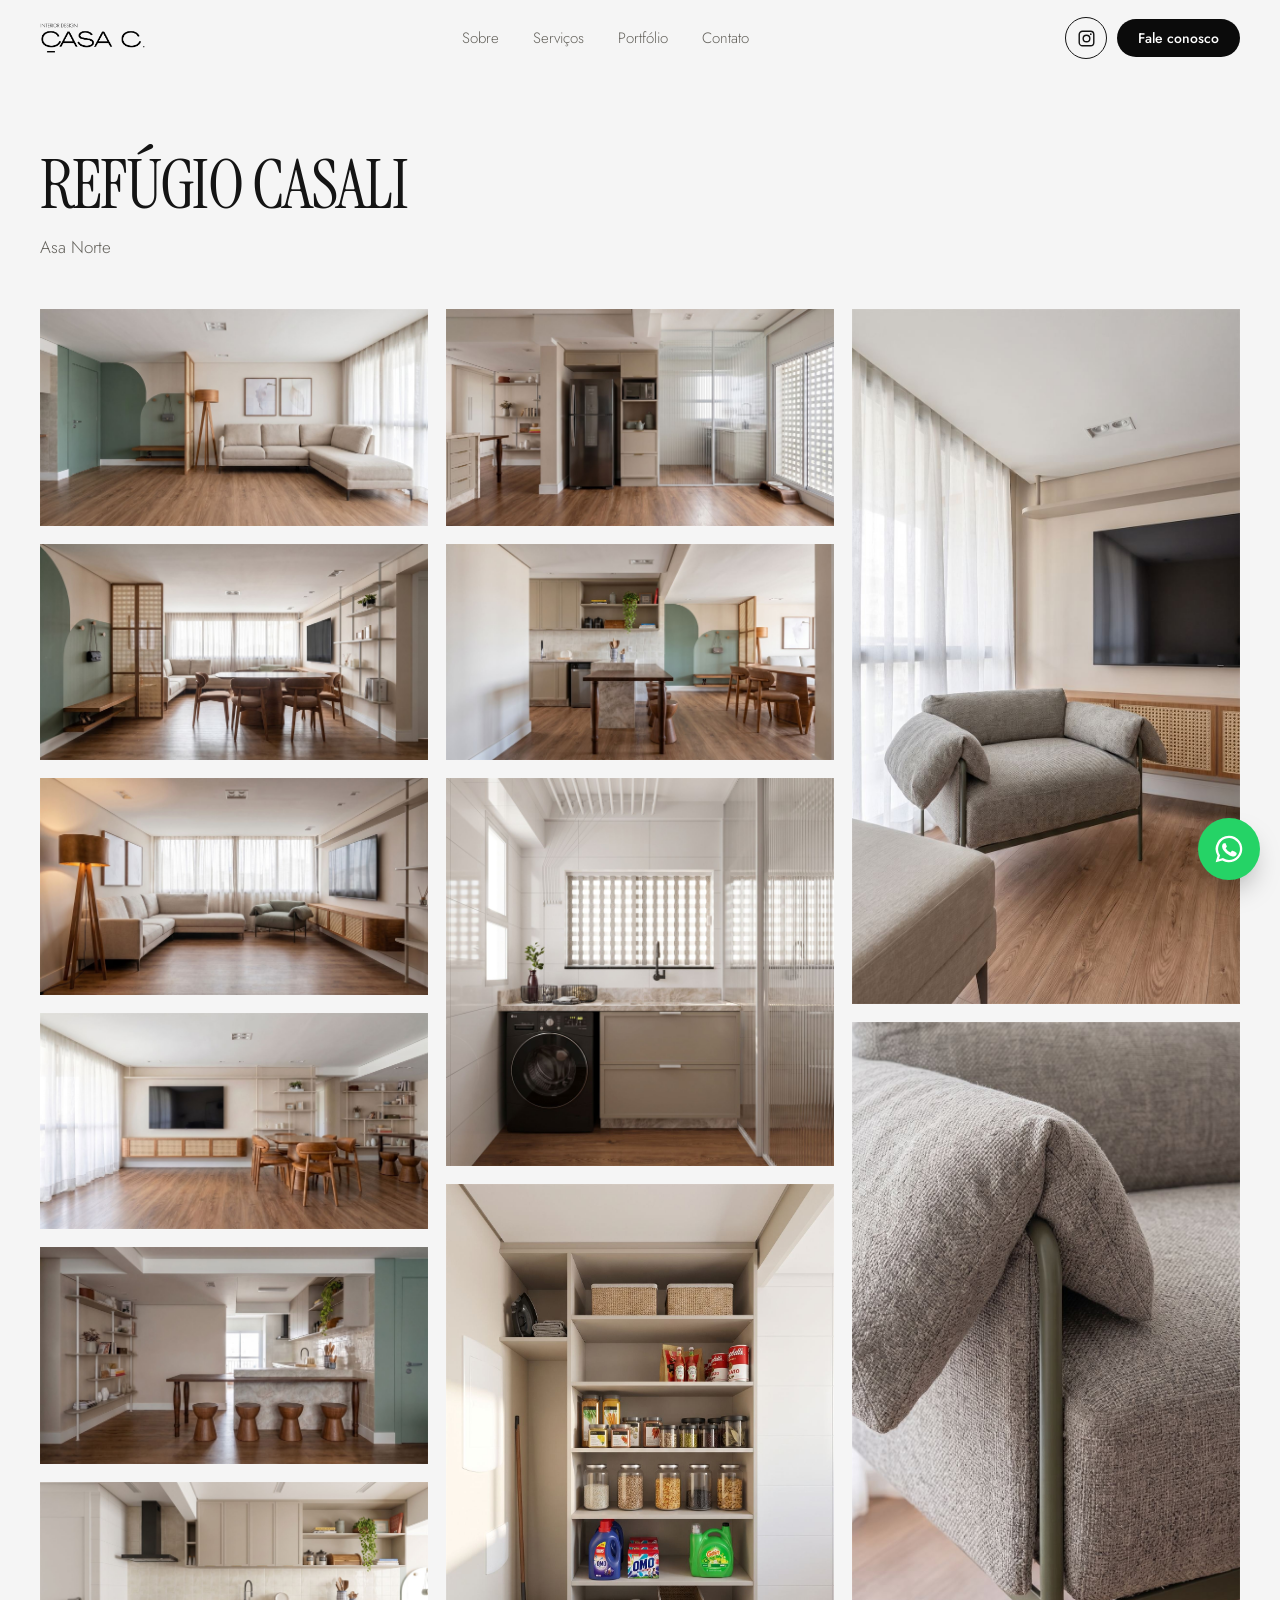
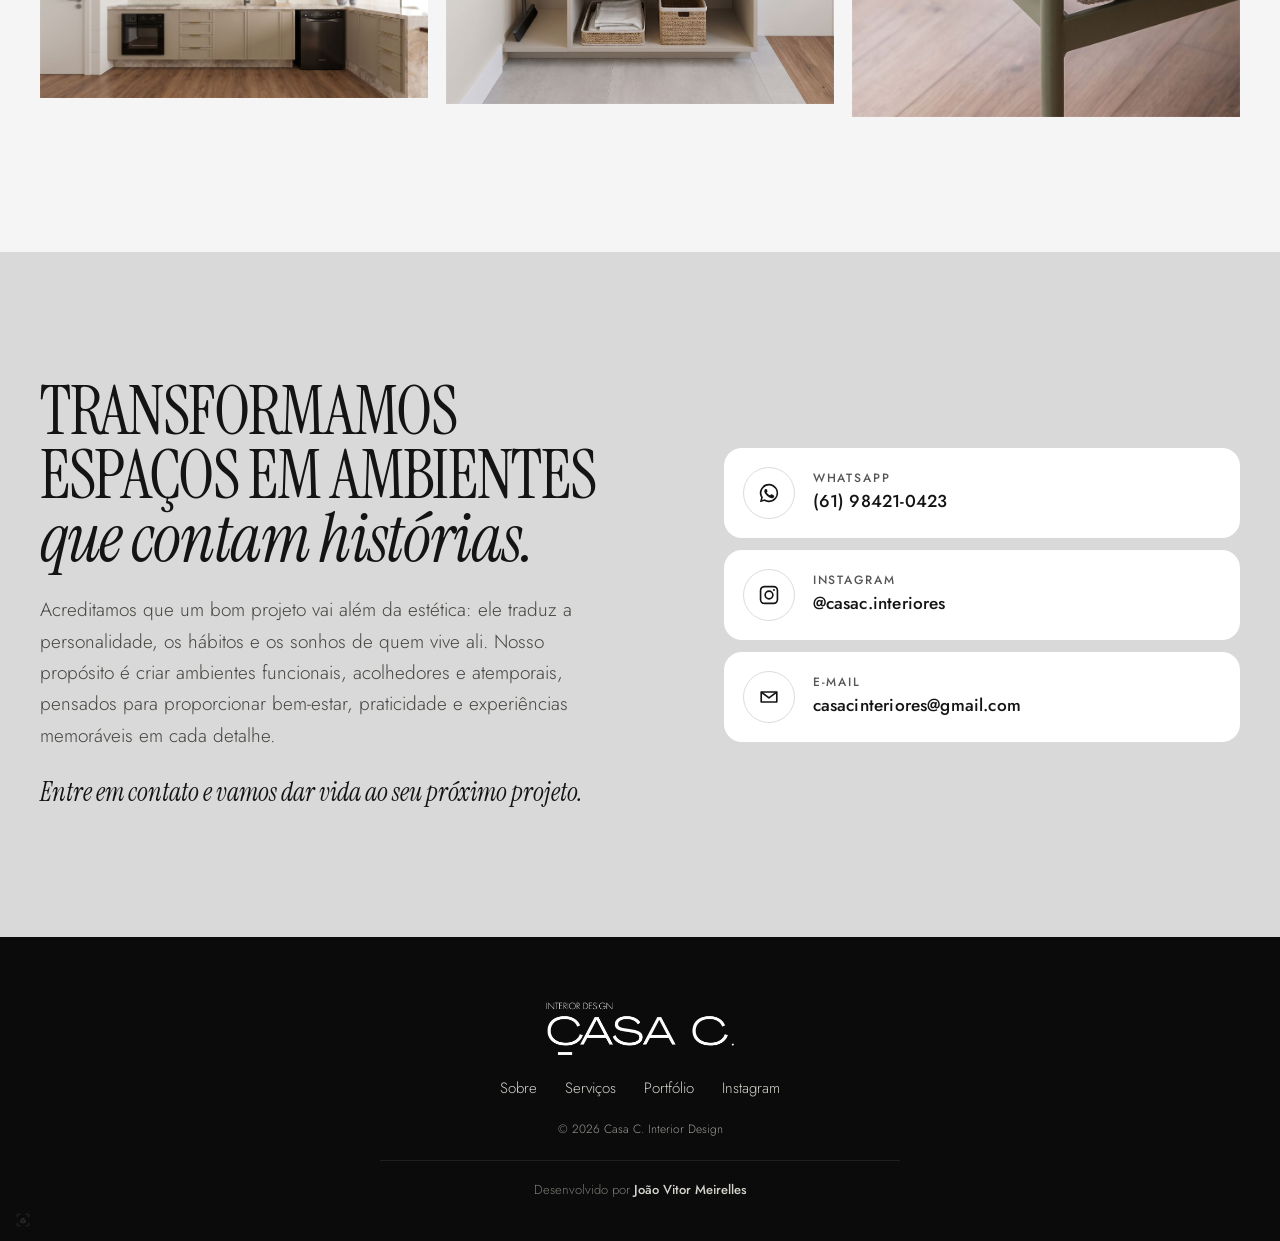
<file: projetos/refugio-casali/index.html>
<!doctype html>
<html lang="pt-BR" class="no-js">
<head>
  <meta charset="utf-8">
  <meta name="viewport" content="width=device-width, initial-scale=1">
  <title>Refúgio Casali · Casa C. Interior Design</title>
  <meta name="description" content="Refúgio Casali (Asa Norte): projeto de interiores da Casa C. Interior Design.">
  <link rel="canonical" href="https://casacinteriores.com.br/projetos/refugio-casali/">
  <meta property="og:title" content="Refúgio Casali · Casa C. Interior Design">
  <meta property="og:image" content="https://casacinteriores.com.br/img/portfolio/refugio-casali/capa.jpg">
  <meta name="theme-color" content="#f5f5f5">
  <link rel="icon" href="../../img/casa-c-monograma.png" type="image/png">
  <link rel="preconnect" href="https://fonts.googleapis.com">
  <link rel="preconnect" href="https://fonts.gstatic.com" crossorigin>
  <link rel="stylesheet" href="https://fonts.googleapis.com/css2?family=Instrument+Serif:ital@0;1&family=Jost:wght@300;400;500;600&display=swap">
  <link rel="stylesheet" href="../../css/site.css">
</head>
<body>
  <!-- ===================== CABEÇALHO ===================== -->
  <header class="header" id="topo">
    <div class="container header__inner">
      <a href="../../index.html" class="header__brand" aria-label="Casa C. Interior Design — início">
        <img src="../../img/casa-c-logo.png" alt="Casa C. Interior Design" width="750" height="214">
      </a>
      <nav class="header__nav" aria-label="Principal">
        <a href="../../index.html#sobre">Sobre</a>
        <a href="../../index.html#servicos">Serviços</a>
        <a href="../../index.html#portfolio">Portfólio</a>
        <a href="#contato">Contato</a>
      </nav>
      <div class="header__actions">
        <a href="#contato" class="header__icon js-instagram" target="_blank" rel="noopener" aria-label="Instagram da Casa C.">
          <svg viewBox="0 0 24 24" aria-hidden="true"><path fill="none" stroke="currentColor" stroke-width="1.8" d="M7 2.8h10A4.2 4.2 0 0121.2 7v10a4.2 4.2 0 01-4.2 4.2H7A4.2 4.2 0 012.8 17V7A4.2 4.2 0 017 2.8z"/><circle cx="12" cy="12" r="4.2" fill="none" stroke="currentColor" stroke-width="1.8"/><circle cx="17.4" cy="6.6" r="1.1" fill="currentColor"/></svg>
        </a>
        <a href="#contato" class="btn btn--dark btn--sm js-whatsapp" target="_blank" rel="noopener">Fale conosco</a>
      </div>
    </div>
  </header>

  <main>
    <!-- ===================== PROJETO: título e fotos (página gerada por tools/gerar-portfolio.ps1) ===================== -->
    <section class="project">
      <div class="container">
        <header class="project__head">
          <h1 class="display display--md">Refúgio Casali</h1>
          <p class="project__meta">Asa Norte</p>
        </header>
        <div class="project__gallery" id="projectGallery">
          <button type="button" class="project__photo" aria-label="Ampliar foto 1 de 12"><img src="../../img/portfolio/refugio-casali/01.jpg" alt="Refúgio Casali, foto 1" width="1600" height="893" loading="eager"></button>
          <button type="button" class="project__photo" aria-label="Ampliar foto 2 de 12"><img src="../../img/portfolio/refugio-casali/02.jpg" alt="Refúgio Casali, foto 2" width="1600" height="893" loading="eager"></button>
          <button type="button" class="project__photo" aria-label="Ampliar foto 3 de 12"><img src="../../img/portfolio/refugio-casali/03.jpg" alt="Refúgio Casali, foto 3" width="1600" height="893" loading="eager"></button>
          <button type="button" class="project__photo" aria-label="Ampliar foto 4 de 12"><img src="../../img/portfolio/refugio-casali/04.jpg" alt="Refúgio Casali, foto 4" width="1600" height="893" loading="lazy"></button>
          <button type="button" class="project__photo" aria-label="Ampliar foto 5 de 12"><img src="../../img/portfolio/refugio-casali/05.jpg" alt="Refúgio Casali, foto 5" width="1600" height="893" loading="lazy"></button>
          <button type="button" class="project__photo" aria-label="Ampliar foto 6 de 12"><img src="../../img/portfolio/refugio-casali/06.jpg" alt="Refúgio Casali, foto 6" width="1600" height="893" loading="lazy"></button>
          <button type="button" class="project__photo" aria-label="Ampliar foto 7 de 12"><img src="../../img/portfolio/refugio-casali/07.jpg" alt="Refúgio Casali, foto 7" width="1600" height="893" loading="lazy"></button>
          <button type="button" class="project__photo" aria-label="Ampliar foto 8 de 12"><img src="../../img/portfolio/refugio-casali/08.jpg" alt="Refúgio Casali, foto 8" width="1600" height="893" loading="lazy"></button>
          <button type="button" class="project__photo" aria-label="Ampliar foto 9 de 12"><img src="../../img/portfolio/refugio-casali/09.jpg" alt="Refúgio Casali, foto 9" width="1600" height="1600" loading="lazy"></button>
          <button type="button" class="project__photo" aria-label="Ampliar foto 10 de 12"><img src="../../img/portfolio/refugio-casali/10.jpg" alt="Refúgio Casali, foto 10" width="1195" height="1600" loading="lazy"></button>
          <button type="button" class="project__photo" aria-label="Ampliar foto 11 de 12"><img src="../../img/portfolio/refugio-casali/11.jpg" alt="Refúgio Casali, foto 11" width="893" height="1600" loading="lazy"></button>
          <button type="button" class="project__photo" aria-label="Ampliar foto 12 de 12"><img src="../../img/portfolio/refugio-casali/12.jpg" alt="Refúgio Casali, foto 12" width="893" height="1600" loading="lazy"></button>
        </div>
      </div>
    </section>

    <!-- ===================== CONTATO ===================== -->
    <section class="section contact" id="contato">
      <div class="container contact__grid">
        <div class="contact__text reveal">
          <h2 class="display display--md">Transformamos espaços em ambientes <em>que contam histórias.</em></h2>
          <p class="lead">Acreditamos que um bom projeto vai além da estética: ele traduz a personalidade, os hábitos e os sonhos de quem vive ali. Nosso propósito é criar ambientes funcionais, acolhedores e atemporais, pensados para proporcionar bem-estar, praticidade e experiências memoráveis em cada detalhe.</p>
          <p class="contact__cta">Entre em contato e vamos dar vida ao seu próximo projeto.</p>
        </div>
        <div class="contact__cards reveal">
          <a class="contact__card js-whatsapp" href="#contato" target="_blank" rel="noopener">
            <span class="contact__icon"><svg viewBox="0 0 24 24" aria-hidden="true"><path fill="currentColor" d="M12 2a10 10 0 00-8.6 15.1L2 22l5-1.3A10 10 0 1012 2zm0 18.2a8.2 8.2 0 01-4.2-1.2l-.3-.2-3 .8.8-2.9-.2-.3A8.2 8.2 0 1112 20.2zm4.5-6.1c-.2-.1-1.5-.7-1.7-.8s-.4-.1-.6.1-.7.8-.8 1-.3.2-.5.1a6.7 6.7 0 01-3.3-2.9c-.3-.4.3-.4.7-1.3a.5.5 0 000-.5l-.8-1.8c-.2-.5-.4-.4-.6-.4h-.5a1 1 0 00-.7.3 3 3 0 00-.9 2.2 5.2 5.2 0 001.1 2.8 11.9 11.9 0 004.6 4c1.7.7 2.4.8 3.2.7a2.8 2.8 0 001.8-1.3 2.3 2.3 0 00.2-1.3c-.1-.1-.3-.2-.5-.3z"/></svg></span>
            <span class="contact__info"><small>WhatsApp</small><strong>(61) 98421-0423</strong></span>
          </a>
          <a class="contact__card js-instagram" href="#contato" target="_blank" rel="noopener">
            <span class="contact__icon"><svg viewBox="0 0 24 24" aria-hidden="true"><path fill="none" stroke="currentColor" stroke-width="1.8" d="M7 2.8h10A4.2 4.2 0 0121.2 7v10a4.2 4.2 0 01-4.2 4.2H7A4.2 4.2 0 012.8 17V7A4.2 4.2 0 017 2.8z"/><circle cx="12" cy="12" r="4.2" fill="none" stroke="currentColor" stroke-width="1.8"/><circle cx="17.4" cy="6.6" r="1.1" fill="currentColor"/></svg></span>
            <span class="contact__info"><small>Instagram</small><strong>@casac.interiores</strong></span>
          </a>
          <a class="contact__card js-email" href="mailto:casacinteriores@gmail.com">
            <span class="contact__icon"><svg viewBox="0 0 24 24" aria-hidden="true"><path fill="none" stroke="currentColor" stroke-width="1.8" stroke-linejoin="round" d="M3.5 6.5h17v11h-17z"/><path fill="none" stroke="currentColor" stroke-width="1.8" stroke-linecap="round" stroke-linejoin="round" d="M4 7l8 6 8-6"/></svg></span>
            <span class="contact__info"><small>E-mail</small><strong>casacinteriores@gmail.com</strong></span>
          </a>
        </div>
      </div>
    </section>
  </main>

  <footer class="footer">
    <div class="container footer__inner">
      <img src="../../img/casa-c-logo-branca.png" alt="Casa C. Interior Design" class="footer__logo" width="750" height="216" loading="lazy">
      <nav class="footer__links" aria-label="Rodapé">
        <a href="../../index.html#sobre">Sobre</a>
        <a href="../../index.html#servicos">Serviços</a>
        <a href="../../index.html#portfolio">Portfólio</a>
        <a href="#contato" class="js-instagram" target="_blank" rel="noopener">Instagram</a>
      </nav>
      <small>© <span id="year">2026</span> Casa C. Interior Design</small>
      <p class="footer__credit">Desenvolvido por <strong>João Vitor Meirelles</strong></p>
    </div>
    <a href="../../ciagems/pack6skills/" class="footer__egg" target="_blank" rel="noopener" aria-label="CIA" title="CIA"><svg viewBox="0 0 100 100" aria-hidden="true"><path d="M18 36V18h18M64 18h18v18M82 64v18H64M36 82H18V64" fill="none" stroke="currentColor" stroke-width="5"/><path d="M50 37.5l14.5 7.3L50 52.2l-14.5-7.4z M34 48.6l14.2 7.4V71L34 62.8z M66 48.6L51.8 56V71L66 62.8z" fill="currentColor"/></svg></a>
  </footer>

  <a href="#contato" class="whatsapp-float js-whatsapp" target="_blank" rel="noopener" aria-label="Conversar no WhatsApp">
    <svg viewBox="0 0 24 24" aria-hidden="true"><path fill="currentColor" d="M12 2a10 10 0 00-8.6 15.1L2 22l5-1.3A10 10 0 1012 2zm0 18.2a8.2 8.2 0 01-4.2-1.2l-.3-.2-3 .8.8-2.9-.2-.3A8.2 8.2 0 1112 20.2zm4.5-6.1c-.2-.1-1.5-.7-1.7-.8s-.4-.1-.6.1-.7.8-.8 1-.3.2-.5.1a6.7 6.7 0 01-3.3-2.9c-.3-.4.3-.4.7-1.3a.5.5 0 000-.5l-.8-1.8c-.2-.5-.4-.4-.6-.4h-.5a1 1 0 00-.7.3 3 3 0 00-.9 2.2 5.2 5.2 0 001.1 2.8 11.9 11.9 0 004.6 4c1.7.7 2.4.8 3.2.7a2.8 2.8 0 001.8-1.3 2.3 2.3 0 00.2-1.3c-.1-.1-.3-.2-.5-.3z"/></svg>
  </a>

  <button type="button" class="to-top" id="toTop" aria-label="Voltar ao início">
    <svg viewBox="0 0 24 24" aria-hidden="true"><path d="M12 19V5M5 12l7-7 7 7"/></svg>
  </button>


  <!-- Visualização ampliada das fotos -->
  <div class="lightbox" id="lightbox" hidden role="dialog" aria-modal="true" aria-label="Foto ampliada">
    <button type="button" class="lightbox__close" id="lbClose" aria-label="Fechar">
      <svg viewBox="0 0 24 24" aria-hidden="true"><path d="M6 6l12 12M18 6L6 18"/></svg>
    </button>
    <button type="button" class="lightbox__nav lightbox__nav--prev" id="lbPrev" aria-label="Foto anterior">
      <svg viewBox="0 0 24 24" aria-hidden="true"><path d="M15 5l-7 7 7 7"/></svg>
    </button>
    <img class="lightbox__img" id="lbImg" alt="">
    <button type="button" class="lightbox__nav lightbox__nav--next" id="lbNext" aria-label="Próxima foto">
      <svg viewBox="0 0 24 24" aria-hidden="true"><path d="M9 5l7 7-7 7"/></svg>
    </button>
    <p class="lightbox__count" id="lbCount"></p>
  </div>

  <script src="../../js/config.js"></script>
  <script src="../../js/site.js" defer></script>
  <script src="../../js/projeto.js" defer></script>
</body>
</html>
</file>
<file: css/site.css>
/* ============================================================
   Casa C. Interior Design — site principal
   Identidade monocromática: preto, branco, creme e cinzas quentes.
   ============================================================ */
:root {
  --black: #0b0b0b;
  --white: #fff;
  --cream: #f5f5f5;
  --sand: #d9d9d9;   /* cinza da identidade (cartão de visita) */
  --ink: #141414;
  --muted: #64625c;
  --line: #dcdcdc;
  --radius: 18px;
  --serif: "Instrument Serif", "Times New Roman", serif;
  --sans: "Jost", system-ui, -apple-system, "Segoe UI", sans-serif;
}

*, *::before, *::after { box-sizing: border-box; }
html { scroll-behavior: smooth; -webkit-text-size-adjust: 100%; }
body { margin: 0; background: var(--cream); color: var(--ink); font: 300 17px/1.65 var(--sans); overflow-x: hidden; }
img { display: block; max-width: 100%; height: auto; }
a { color: inherit; }
h1, h2, h3, p { margin: 0; }
[hidden] { display: none !important; }
section[id] { scroll-margin-top: 64px; }

.container { width: min(1200px, 100% - 40px); margin-inline: auto; }
.center { text-align: center; margin-top: 52px; }

/* ---------- Tipografia ---------- */
.display { font: 400 clamp(48px, 7.6vw, 104px)/.95 var(--serif); letter-spacing: -.02em; text-transform: uppercase; }
.display em { font-style: italic; text-transform: none; }
.display--md { font-size: clamp(38px, 5.2vw, 68px); }
.eyebrow { font: 500 12px/1 var(--sans); letter-spacing: .22em; text-transform: uppercase; color: var(--muted); margin-bottom: 22px; }
.eyebrow--light { color: #a7a59e; }
.lead { font-size: clamp(17px, 1.5vw, 19px); color: var(--muted); max-width: 52ch; margin-top: 24px; }
.lead--light { color: #bdbbb4; }

/* ---------- Botões ---------- */
.btn { display: inline-flex; align-items: center; justify-content: center; gap: 10px; padding: 16px 30px; border-radius: 999px; font: 500 15px/1 var(--sans); text-decoration: none; border: 1.5px solid transparent; cursor: pointer; transition: transform .2s, background .2s, color .2s, border-color .2s; white-space: nowrap; }
.btn:hover { transform: translateY(-2px); }
.btn:focus-visible { outline: 3px solid var(--ink); outline-offset: 3px; }
.btn--dark { background: var(--black); color: var(--white); }
.btn--dark:hover { background: #2a2a2a; }
.btn--ghost { border-color: var(--ink); color: var(--ink); background: transparent; }
.btn--ghost:hover { background: var(--black); color: var(--white); }
.btn--sm { padding: 11px 20px; font-size: 14px; }

/* ---------- Cabeçalho ---------- */
.header { position: sticky; top: 0; z-index: 50; background: var(--cream); border-bottom: 1px solid transparent; transition: border-color .3s, background .3s; }
.header.is-scrolled { border-color: var(--line); }
.header__inner { display: flex; align-items: center; justify-content: space-between; gap: 24px; height: 76px; }
.header__brand img { height: 30px; width: auto; mix-blend-mode: multiply; } /* some com o fundo branco da imagem */
.header__nav { display: flex; gap: 34px; }
.header__nav a { text-decoration: none; font-size: 15px; color: var(--muted); transition: color .2s; }
.header__nav a:hover { color: var(--ink); }

/* ---------- Hero ---------- */
/* Fundo de ponta a ponta: do cabeçalho até o fim do bloco, ocupando a altura da tela */
/* Topo: foto inteira (mesma proporção da imagem, 1376×768) com logo, frase e botões à esquerda */
.hero { position: relative; display: grid; align-items: center; justify-items: start; aspect-ratio: 1376 / 768; background: url("../img/hero-bg.jpg") center / cover no-repeat; }
/* Bloco à esquerda numa caixa escura translúcida, que separa o conteúdo da foto */
.hero__center { display: flex; flex-direction: column; align-items: flex-start; gap: 24px; margin-left: clamp(20px, 7vw, 140px); width: min(620px, calc(100% - 40px)); padding: clamp(36px, 4.6vw, 68px) clamp(30px, 4.6vw, 68px); background: rgba(40,40,40,.34); -webkit-backdrop-filter: blur(5px); backdrop-filter: blur(5px); }
.hero__mark { width: clamp(240px, 30vw, 460px); }
.hero__rule { width: 180px; height: 1px; background: rgba(255,255,255,.85); }
.hero__mark img { width: 100%; }
.hero__tagline { color: var(--white); font: italic 400 clamp(24px, 2.3vw, 34px)/1.25 var(--serif); max-width: 22ch; }
.hero__tagline strong { font-style: normal; font-weight: 400; text-transform: uppercase; letter-spacing: .02em; }
.hero__ctas { display: flex; gap: 12px; flex-wrap: wrap; margin-top: 6px; }
.btn--light { background: rgba(255,255,255,.92); color: var(--ink); }
.btn--light:hover { background: var(--white); }
.sr-only { position: absolute; width: 1px; height: 1px; padding: 0; margin: -1px; overflow: hidden; clip: rect(0 0 0 0); white-space: nowrap; border: 0; }

/* ---------- Seções ---------- */
.section { padding: clamp(84px, 10vw, 132px) 0; }
.section--white { background: var(--white); }
.section--dark { background: var(--black); color: var(--white); }
.section__head { margin-bottom: 56px; max-width: 760px; }

/* Sobre */

/* Serviços */
.services { display: grid; grid-template-columns: repeat(3, 1fr); gap: 20px; }
.service { padding: 34px 30px 38px; border: 1px solid var(--line); border-radius: var(--radius); background: var(--cream); transition: border-color .25s, transform .25s, background .25s; }
.service:hover { border-color: var(--ink); background: var(--white); transform: translateY(-3px); }
.service__num { font: 500 12px/1 var(--sans); letter-spacing: .2em; color: var(--muted); }
.service h3 { font: 400 32px/1 var(--serif); text-transform: uppercase; margin: 30px 0 14px; }
.service p { color: var(--muted); font-size: 16px; }

/* Portfólio */

/* Produtos */
.products { display: grid; grid-template-columns: 1.6fr 1fr; gap: 20px; }
.product { border-radius: 22px; overflow: hidden; border: 1px solid #262626; }
.product--cia { display: grid; grid-template-columns: 1fr 1.1fr; text-decoration: none; background: #151515; transition: border-color .3s, transform .3s; }
.product--cia:hover { border-color: #7a7a7a; transform: translateY(-3px); }
.product__media img { width: 100%; height: 100%; object-fit: cover; }
.product__body { padding: 36px 34px; display: flex; flex-direction: column; }
.product__tag { align-self: flex-start; font: 500 11px/1 var(--sans); letter-spacing: .18em; text-transform: uppercase; padding: 8px 12px; border-radius: 999px; background: var(--white); color: var(--black); }
.product h3 { font: 400 clamp(32px, 3.2vw, 42px)/1 var(--serif); text-transform: uppercase; margin: 26px 0 14px; }
.product h3 em { font-style: italic; text-transform: none; }
.product__body p { color: #bdbbb4; font-size: 16px; }
.product__link { margin-top: auto; padding-top: 28px; font-weight: 500; text-decoration: underline; text-underline-offset: 6px; }
.product--soon { display: flex; flex-direction: column; justify-content: flex-end; padding: 36px 34px; background: transparent; border-style: dashed; }
.product--soon img { width: 56px; margin-bottom: auto; opacity: .9; mix-blend-mode: screen; }
.product--soon p { color: #a7a59e; margin-top: 12px; font-size: 16px; }

/* Contato */
.contact { background: var(--sand); }
.contact__grid { display: grid; grid-template-columns: 1.2fr 1fr; gap: 64px; align-items: center; }
.contact .lead { color: #45443f; } /* contraste AA sobre o cinza #d9d9d9 */
.contact__cta { margin-top: 26px; font: italic 400 clamp(22px, 2vw, 28px)/1.25 var(--serif); color: var(--ink); }
.contact__cards { display: grid; gap: 12px; }
/* Botões de contato: ícone + rótulo + contato + seta; invertem para preto ao passar o mouse */
.contact__card { display: grid; grid-template-columns: auto 1fr; align-items: center; gap: 18px; padding: 18px 22px 18px 18px; border-radius: var(--radius); background: var(--white); color: var(--ink); text-decoration: none; border: 1px solid transparent; transition: background .3s, color .3s, border-color .3s; }
.contact__card:hover { background: var(--black); color: var(--white); }
.contact__card:focus-visible { outline: 3px solid var(--ink); outline-offset: 3px; }
.contact__icon { width: 52px; height: 52px; border-radius: 50%; border: 1px solid var(--line); display: grid; place-items: center; transition: border-color .3s; }
.contact__icon svg { width: 22px; height: 22px; }
.contact__card:hover .contact__icon { border-color: rgba(255,255,255,.35); }
.contact__info { display: flex; flex-direction: column; gap: 6px; min-width: 0; }
.contact__info small { font: 500 12px/1 var(--sans); letter-spacing: .16em; text-transform: uppercase; color: inherit; opacity: .72; } /* herda a cor do botão: escuro no normal, claro no hover */
.contact__info strong { font: 500 clamp(17px, 1.35vw, 19px)/1.3 var(--sans); letter-spacing: .01em; overflow-wrap: anywhere; } /* sem serifa e mais encorpado, para leitura fácil */

/* Rodapé */
.footer { position: relative; background: var(--black); color: #9b9993; padding: 64px 0 40px; }
.footer__egg { position: absolute; left: 14px; bottom: 12px; width: 18px; height: 18px; color: #fff; opacity: .12; transition: opacity .4s; } /* easter egg: leva à CIA */
.footer__egg:hover, .footer__egg:focus-visible { opacity: .7; }
.footer__egg svg { display: block; width: 100%; height: 100%; }
.footer__inner { display: grid; justify-items: center; gap: 20px; text-align: center; }
.footer__logo { width: 190px; mix-blend-mode: screen; } /* some com o fundo preto da imagem */
.footer__links { display: flex; flex-wrap: wrap; justify-content: center; gap: 10px 28px; }
.footer__links a { text-decoration: none; color: #d6d4cd; font-size: 15px; }
.footer__links a:hover { color: var(--white); }
.footer small { font-size: 12px; }
.footer__credit { font-size: 13px; color: #7d7b75; padding-top: 18px; border-top: 1px solid #1f1f1f; width: min(520px, 100%); }
.footer__credit strong { color: #d6d4cd; font-weight: 500; }

/* WhatsApp flutuante */
.whatsapp-float { position: fixed; right: 20px; bottom: 20px; z-index: 60; width: 62px; height: 62px; border-radius: 50%; background: #25d366; color: var(--white); display: grid; place-items: center; box-shadow: 0 14px 30px -10px rgba(0,0,0,.4); transition: transform .2s, background .2s; }
.whatsapp-float:hover { transform: scale(1.06); background: #1ebe5a; }
.whatsapp-float svg { width: 32px; height: 32px; }
/* Voltar ao topo: aparece acima do WhatsApp depois de rolar a página */
.to-top { position: fixed; right: 27px; bottom: 96px; z-index: 60; width: 48px; height: 48px; border-radius: 50%; border: 1.5px solid var(--black); background: var(--white); color: var(--black); display: grid; place-items: center; cursor: pointer; box-shadow: 0 12px 26px -12px rgba(0,0,0,.35); opacity: 0; visibility: hidden; transform: translateY(10px); transition: opacity .3s, transform .3s, visibility .3s, background .2s; }
.to-top.is-visible { opacity: 1; visibility: visible; transform: none; }
.to-top:hover { background: var(--black); color: var(--white); }
.to-top:focus-visible { outline: 3px solid var(--ink); outline-offset: 3px; }
.to-top svg { width: 20px; height: 20px; fill: none; stroke: currentColor; stroke-width: 2; stroke-linecap: round; stroke-linejoin: round; }

/* Entrada suave */
.reveal { opacity: 0; transform: translateY(22px); transition: opacity .8s ease, transform .8s ease; }
.reveal.is-in { opacity: 1; transform: none; }
.no-js .reveal { opacity: 1; transform: none; }

/* ============================================================
   Responsivo
   ============================================================ */
@media (max-width: 1000px) {
  .header__nav { display: none; }
  .contact__grid, .products { grid-template-columns: 1fr; }
  .services { grid-template-columns: 1fr 1fr; }
}
@media (max-width: 640px) {
  body { font-size: 16px; }
  .container { width: calc(100% - 32px); }
  .header__inner { height: 64px; }
  .header__brand img { height: 24px; }
  .services { grid-template-columns: 1fr; }
  .product--cia { grid-template-columns: 1fr; }
  .product__media img { aspect-ratio: 4/3; }
}
@media (prefers-reduced-motion: reduce) {
  html { scroll-behavior: auto; }
  *, *::before, *::after { transition-duration: .01ms !important; }
  .reveal { opacity: 1; transform: none; }
}

/* ---------- Ações do cabeçalho: Instagram + Fale conosco ---------- */
.header__actions { display: flex; align-items: center; gap: 10px; }
.header__icon { width: 42px; height: 42px; border-radius: 50%; border: 1.5px solid var(--ink); display: grid; place-items: center; color: var(--ink); transition: background .2s, color .2s; }
.header__icon:hover { background: var(--black); color: var(--white); }
.header__icon:focus-visible { outline: 3px solid var(--ink); outline-offset: 3px; }
.header__icon svg { width: 19px; height: 19px; }
@media (max-width: 640px) { .header__icon { width: 38px; height: 38px; } }

/* ---------- Sobre: Nossa história (foto da Carol + texto) ---------- */
.story { display: grid; grid-template-columns: minmax(0, 0.72fr) minmax(0, 1.28fr); background: var(--white); }
.story__photo { position: relative; margin: 0; overflow: hidden; background: #1a1a1a; } /* a altura vem do texto; a foto só preenche */
.story__photo img { position: absolute; inset: 0; width: 100%; height: 100%; object-fit: cover; object-position: center 18%; transition: transform 1.6s cubic-bezier(.2,.7,.2,1); }
.story__photo:hover img { transform: scale(1.03); } /* zoom bem sutil ao passar o mouse, contido no quadro */
.story__content { padding: clamp(64px, 7vw, 112px) clamp(28px, 6vw, 104px); max-width: 980px; }
.story__head { display: flex; align-items: baseline; gap: 18px; margin-bottom: 36px; }
.story__title { font: 400 clamp(44px, 5.2vw, 76px)/1 var(--serif); text-transform: uppercase; letter-spacing: -.01em; white-space: nowrap; }
.story__rule { flex: 1; height: 1px; background: var(--ink); transform: translateY(-.35em); min-width: 40px; }
.story__kicker { font: italic 400 clamp(22px, 2.1vw, 30px)/1 var(--serif); white-space: nowrap; }
.story__content > p, .story__bottom p { color: #2b2b2b; font-size: clamp(17px, 1.35vw, 20px); line-height: 1.75; text-align: justify; hyphens: auto; -webkit-hyphens: auto; }
.story__content > p + p { margin-top: 22px; }
.story__bottom { display: grid; grid-template-columns: 1fr minmax(0, 1fr); gap: 32px; align-items: end; margin-top: 22px; }
.story__bottom strong { font-weight: 500; text-transform: uppercase; letter-spacing: .04em; }
.story__stats { list-style: none; padding: 0; margin: 0; display: grid; grid-template-columns: 1fr 1fr; gap: 8px; }
.story__stats li { background: #ececec; border-bottom: 6px solid #7a7a7a; padding: 30px 14px 26px; text-align: center; display: flex; flex-direction: column; align-items: center; justify-content: center; gap: 6px; min-height: 170px; }
.story__stats strong { font: 400 clamp(46px, 4.6vw, 64px)/1 var(--serif); letter-spacing: 0; text-transform: none; font-weight: 400; }
.story__stats span { font-size: 16px; line-height: 1.3; color: #3a3a3a; }

@media (max-width: 1000px) {
  .story { grid-template-columns: 1fr; }
  .story__photo { aspect-ratio: 4/5; max-height: 80vh; }
  .story__content { max-width: none; }
}
@media (max-width: 640px) {
  .story__head { flex-wrap: wrap; gap: 10px 14px; }
  .story__rule { display: none; }
  .story__kicker { width: 100%; }
  .story__bottom { grid-template-columns: 1fr; }
  .story__content > p, .story__bottom p { text-align: left; }
}

/* Topo no celular: a tela é estreita demais para a proporção 16:9, então a foto preenche uma área maior (com corte nas laterais) */
@media (max-width: 640px) {
  .hero { aspect-ratio: auto; min-height: 560px; max-height: none; background-position: 62% center; justify-items: center; }
  .hero__center { margin-left: 0; align-items: center; text-align: center; width: calc(100% - 32px); }
  .hero__tagline { max-width: 18ch; }
  .hero__ctas { flex-direction: column; width: 100%; max-width: 300px; }
  .hero__ctas .btn { width: 100%; }
}

/* ---------- Serviços: card de orçamento em destaque (contraste com os demais) ---------- */
.service--cta { display: flex; flex-direction: column; background: #ebebeb; border-color: #d4d4d4; color: var(--ink); text-decoration: none; } /* só um tom abaixo dos demais cards (#f5f5f5), destaque mínimo */
.service--cta .service__num { color: var(--muted); }
.service--cta h3 em { font-style: italic; text-transform: none; }
.service--cta p { color: #4a4a46; }
.service__go { margin-top: auto; padding-top: 24px; font-weight: 500; font-size: 15px; text-decoration: underline; text-underline-offset: 6px; }
.service--cta:hover { background: #e3e3e3; border-color: var(--ink); transform: translateY(-3px); }
.service--cta:focus-visible { outline: 3px solid var(--ink); outline-offset: 3px; }

/* ---------- Portfólio: carrossel de projetos ---------- */
.portfolio__top { display: flex; align-items: flex-end; justify-content: space-between; gap: 24px; margin-bottom: 40px; }
.portfolio__top .section__head { margin-bottom: 0; }
.carousel__nav { display: flex; gap: 10px; flex: none; }
.carousel__btn { width: 50px; height: 50px; border-radius: 50%; border: 1.5px solid var(--ink); background: transparent; color: var(--ink); display: grid; place-items: center; cursor: pointer; transition: background .2s, color .2s, opacity .2s; }
.carousel__btn:hover:not(:disabled) { background: var(--black); color: var(--white); }

.carousel__btn:focus-visible { outline: 3px solid var(--ink); outline-offset: 3px; }
.carousel__btn svg { width: 20px; height: 20px; fill: none; stroke: currentColor; stroke-width: 1.8; stroke-linecap: round; stroke-linejoin: round; }
/* A trilha começa alinhada ao conteúdo e vai até a borda direita da tela, mostrando uma fresta do próximo card */
.carousel__track { --edge: max(20px, calc((100vw - 1200px) / 2)); display: flex; gap: 22px; overflow-x: auto; scroll-snap-type: x mandatory; scroll-padding-left: var(--edge); padding: 4px var(--edge) 8px; scrollbar-width: none; cursor: grab; }
.carousel__track::-webkit-scrollbar { display: none; }
.carousel.is-dragging .carousel__track { cursor: grabbing; scroll-snap-type: none; }
.carousel.is-dragging .project-card { pointer-events: none; }
.project-card { flex: 0 0 clamp(250px, 29vw, 380px); scroll-snap-align: start; text-decoration: none; color: inherit; user-select: none; -webkit-user-drag: none; }
.project-card__img { overflow: hidden; aspect-ratio: 4/5; background: var(--sand); }
.project-card__img img { width: 100%; height: 100%; object-fit: cover; transition: transform 1.2s cubic-bezier(.2,.7,.2,1); }
.project-card:hover .project-card__img img { transform: scale(1.04); }
.project-card__meta { display: flex; flex-direction: column; gap: 4px; margin-top: 16px; }
.project-card__meta strong { font: 400 28px/1 var(--serif); text-transform: uppercase; }
.project-card__meta span { font-size: 14px; color: var(--muted); }
.project-card:focus-visible { outline: 3px solid var(--ink); outline-offset: 4px; }
.carousel__progress { position: relative; height: 2px; margin-top: 36px; background: var(--line); overflow: hidden; }
.carousel__progress span { position: absolute; left: 0; top: 0; bottom: 0; width: 30%; background: var(--ink); transition: transform .15s linear; }
@media (max-width: 640px) {
  .portfolio__top { align-items: flex-start; flex-direction: column; }
  .carousel__btn { width: 44px; height: 44px; }
  .carousel__track { gap: 14px; }
  .project-card { flex-basis: 78vw; }
}

/* ---------- Página de projeto ---------- */
.project { padding: clamp(40px, 6vw, 80px) 0 clamp(80px, 10vw, 128px); }
.project__back { display: inline-flex; align-items: center; gap: 10px; font-size: 14px; color: var(--muted); text-decoration: none; margin-bottom: 40px; }
.project__back::before { content: ""; width: 26px; height: 1px; background: currentColor; }
.project__back:hover { color: var(--ink); }
.project__head { margin-bottom: 48px; }
.project__meta { margin-top: 16px; color: var(--muted); }
.project__meta a { color: var(--ink); }
/* Mosaico: as fotos mantêm a proporção original, em colunas */
.project__gallery { columns: 3 300px; column-gap: 18px; }
.project__photo { display: block; width: 100%; margin: 0 0 18px; padding: 0; border: 0; background: var(--sand); cursor: zoom-in; break-inside: avoid; overflow: hidden; }
.project__photo img { width: 100%; height: auto; transition: transform 1.2s cubic-bezier(.2,.7,.2,1); }
.project__photo:hover img { transform: scale(1.025); }
.project__photo:focus-visible { outline: 3px solid var(--ink); outline-offset: 3px; }

.lightbox { position: fixed; inset: 0; z-index: 100; background: rgba(11,11,11,.94); display: grid; place-items: center; padding: 64px 72px; }
.lightbox[hidden] { display: none !important; }
.lightbox__img { max-width: 100%; max-height: calc(100vh - 128px); width: auto; height: auto; object-fit: contain; }
.lightbox__close, .lightbox__nav { position: absolute; width: 48px; height: 48px; border-radius: 50%; border: 1.5px solid rgba(255,255,255,.6); background: transparent; color: var(--white); display: grid; place-items: center; cursor: pointer; transition: background .2s, color .2s; }
.lightbox__close:hover, .lightbox__nav:hover { background: var(--white); color: var(--black); }
.lightbox__close svg, .lightbox__nav svg { width: 20px; height: 20px; fill: none; stroke: currentColor; stroke-width: 1.8; stroke-linecap: round; stroke-linejoin: round; }
.lightbox__close { top: 16px; right: 16px; }
.lightbox__nav--prev { left: 16px; top: 50%; transform: translateY(-50%); }
.lightbox__nav--next { right: 16px; top: 50%; transform: translateY(-50%); }
.lightbox__count { position: absolute; bottom: 20px; left: 0; right: 0; text-align: center; color: #bdbbb4; font-size: 14px; letter-spacing: .1em; }
@media (max-width: 640px) {
  .project__gallery { columns: 1; }
  .lightbox { padding: 64px 12px; }
  .lightbox__nav { top: auto; bottom: 12px; transform: none; }
  .lightbox__nav--prev { left: 12px; }
  .lightbox__nav--next { right: 12px; }
}
/* Durante o salto do carrossel infinito, sem snap nem rolagem suave */
.carousel__track.is-jumping { scroll-snap-type: none; scroll-behavior: auto; }
</file>
<file: ciagems/fotografia/css/styles.css>
/* ============================================================
   CIA — Landing page
   Paleta oficial (IDENTIDADE VISUAL/PALETA DE CORES.png):
   #000000 · #ffffff · #7ed957 · #f4f3ef
   ============================================================ */
:root {
  --black: #000;
  --white: #fff;
  --green: #7ed957;
  --green-ink: #3f8f1f;   /* verde escurecido p/ texto sobre claro (contraste) */
  --cream: #f4f3ef;
  --ink: #111;
  --muted: #5d5d58;
  --line: #e3e1da;
  --radius: 22px;
  --shadow: 0 30px 60px -25px rgba(0,0,0,.28), 0 8px 20px -10px rgba(0,0,0,.12);
  --serif: "Instrument Serif", "Times New Roman", serif;
  --sans: "Jost", system-ui, -apple-system, "Segoe UI", sans-serif;
  --mono: "DM Mono", ui-monospace, Consolas, monospace;
}

*, *::before, *::after { box-sizing: border-box; }
html { scroll-behavior: smooth; -webkit-text-size-adjust: 100%; }
body { margin: 0; background: var(--white); color: var(--ink); font: 400 17px/1.6 var(--sans); overflow-x: hidden; }
img, video { display: block; max-width: 100%; height: auto; }
a { color: inherit; }
h1, h2, h3 { margin: 0; }
p { margin: 0; }
[hidden] { display: none !important; }

.container { width: min(1200px, 100% - 40px); margin-inline: auto; }
.mono { font-family: var(--mono); font-size: 11px; letter-spacing: .14em; text-transform: uppercase; }
.green { color: var(--green-ink); }
.center { text-align: center; margin-top: 48px; }
.dot { display: inline-block; width: 7px; height: 7px; border-radius: 50%; background: var(--green); flex: none; }

/* ---------- Tipografia ---------- */
.display { font: 400 clamp(46px, 7.4vw, 96px)/.95 var(--serif); letter-spacing: -.02em; text-transform: uppercase; }
.display em { font-style: italic; text-transform: none; }
.display--md { font-size: clamp(36px, 5vw, 64px); }
.display--sm { font-size: clamp(30px, 3.4vw, 44px); }
.eyebrow { display: inline-flex; align-items: center; gap: 10px; font: 500 12px/1 var(--mono); letter-spacing: .14em; text-transform: uppercase; color: var(--muted); margin-bottom: 22px; }
.eyebrow--light { color: #bdbdb7; }
.lead { font-size: clamp(17px, 1.5vw, 19px); color: var(--muted); max-width: 58ch; margin-top: 22px; font-weight: 300; }
.lead--light { color: #c9c9c4; }

/* ---------- Botões ---------- */
.btn { display: inline-flex; align-items: center; justify-content: center; gap: 10px; padding: 16px 28px; border-radius: 999px; font: 500 15px/1 var(--sans); text-decoration: none; border: 1.5px solid transparent; cursor: pointer; transition: transform .2s, background .2s, box-shadow .2s, color .2s; white-space: nowrap; }
.btn:hover { transform: translateY(-2px); }
.btn:focus-visible { outline: 3px solid var(--green); outline-offset: 3px; }
.btn--green { background: var(--green); color: var(--black); box-shadow: 0 10px 30px -10px rgba(126,217,87,.8); }
.btn--green:hover { box-shadow: 0 16px 36px -10px rgba(126,217,87,.95); }
.btn--dark { background: var(--black); color: var(--white); }
.btn--dark:hover { background: #222; }
.btn--ghost { border-color: currentColor; background: transparent; }
.btn--ghost:hover { background: var(--black); color: var(--white); border-color: var(--black); }
.btn--sm { padding: 11px 20px; font-size: 14px; }
.btn--block { width: 100%; }

/* ---------- Aviso de configuração (apenas local) ---------- */

/* ---------- Header ---------- */
.header { position: sticky; top: 0; z-index: 50; background: var(--white); border-bottom: 1px solid transparent; transition: border-color .3s; }
.header.is-scrolled { border-color: var(--line); }
.header__inner { display: flex; align-items: center; justify-content: space-between; gap: 24px; height: 72px; }
.header__brand { display: flex; align-items: center; gap: 14px; text-decoration: none; }
.brand-mark { width: 44px; height: 44px; border-radius: 12px; background: var(--black); color: var(--white); display: grid; place-items: center; flex: none; }
.brand-mark svg { width: 34px; height: 34px; }

.header__nav { display: flex; gap: 34px; }
.header__nav a { text-decoration: none; font-size: 15px; color: var(--muted); transition: color .2s; }
.header__nav a:hover { color: var(--black); }

/* ---------- Hero ---------- */
.hero { position: relative; padding: 72px 0 80px; background:
  radial-gradient(60% 50% at 50% 62%, rgba(126,217,87,.16), transparent 70%),
  linear-gradient(var(--white), var(--cream)); overflow: hidden; }
.hero__copy { text-align: center; display: flex; flex-direction: column; align-items: center; }
.hero__copy .lead { text-align: center; }
.hero__sub { font: 400 clamp(24px, 3vw, 36px)/1.15 var(--serif); margin-top: 22px; max-width: 26ch; }
.hero__sub em { font-style: italic; color: var(--green-ink); }
.hero__ctas { display: flex; gap: 14px; flex-wrap: wrap; justify-content: center; margin-top: 34px; }

/* Palco (referência: Media/Inspiraçao.jpeg) */

@keyframes pulse { 50% { opacity: .25; } }


/* ---------- Seções ---------- */
.section { padding: clamp(80px, 10vw, 128px) 0; }
.section--dark { background: var(--black); color: var(--white); }
.section--cream { background: var(--cream); }
.section__head { text-align: center; display: flex; flex-direction: column; align-items: center; margin-bottom: 64px; }
.section__head .lead { text-align: center; }
.section__head--left { text-align: left; align-items: flex-start; }
.section__head--left .btn { margin-top: 32px; }

.split { display: grid; grid-template-columns: 1.2fr 1fr; gap: 64px; align-items: center; }
.nolist { list-style: none; padding: 0; margin: 0; }
.nolist li { font: 400 clamp(26px, 3vw, 38px)/1.1 var(--serif); padding: 20px 0; border-bottom: 1px solid #2a2a2a; display: flex; gap: 14px; align-items: baseline; }
.nolist em { color: var(--green); }

/* Passos */
.steps { list-style: none; padding: 0; margin: 0; display: grid; grid-template-columns: repeat(3, 1fr); gap: 24px; counter-reset: s; position: relative; }
.step { position: relative; padding: 34px 30px 36px; border: 1px solid var(--line); border-radius: var(--radius); background: var(--white); transition: transform .3s, box-shadow .3s, border-color .3s; }
.step:hover { transform: translateY(-4px); box-shadow: var(--shadow); border-color: transparent; }
.step__num { position: absolute; top: 30px; right: 28px; color: #a5a59f; }
.step__icon { width: 54px; height: 54px; border-radius: 14px; background: var(--black); display: grid; place-items: center; margin-bottom: 28px; }
.step__icon svg { width: 24px; height: 24px; fill: none; stroke: var(--green); stroke-width: 1.8; stroke-linecap: round; stroke-linejoin: round; }
.step:nth-child(2) .step__icon svg { fill: var(--green); stroke: none; }
.step h3 { font: 500 21px/1.25 var(--sans); margin-bottom: 10px; }
.step p { color: var(--muted); font-size: 16px; font-weight: 300; }

/* Vídeo real */

/* Galeria */
.gallery__title { font: 500 20px/1.3 var(--sans); margin: 96px 0 24px; }
.gallery__title span { color: var(--muted); font-weight: 300; font-size: 15px; }
.gallery { display: flex; flex-wrap: wrap; justify-content: center; gap: 16px; }
.gallery .shot { flex: 0 0 calc((100% - 64px) / 5); }
.shot { position: relative; margin: 0; border-radius: 16px; overflow: hidden; aspect-ratio: 3/4; background: #ddd; cursor: pointer; border: 0; padding: 0; }
.shot img { position: absolute; inset: 0; width: 100%; height: 100%; object-fit: cover; transition: opacity .45s, transform .8s; }
.shot .shot__before { opacity: 0; }
.shot:hover .shot__before, .shot.is-flipped .shot__before { opacity: 1; }
.shot:hover img { transform: scale(1.03); }
.shot__tag { position: absolute; left: 10px; bottom: 10px; padding: 6px 10px; border-radius: 999px; background: rgba(255,255,255,.92); color: var(--ink); font: 500 10px/1 var(--mono); letter-spacing: .12em; text-transform: uppercase; }
.shot__tag::before { content: "Depois · "; color: var(--green-ink); }
.shot:hover .shot__tag::before, .shot.is-flipped .shot__tag::before { content: "Antes · "; color: var(--muted); }

/* ---------- Agentes ---------- */

/* ---------- Benefícios ---------- */

/* ---------- Depoimentos ---------- */
.testimonials { display: grid; grid-template-columns: repeat(auto-fit, minmax(280px, 1fr)); gap: 20px; }
.testimonial { background: var(--cream); border-radius: var(--radius); padding: 32px; margin: 0; }
.testimonial blockquote { margin: 0 0 22px; font: 400 24px/1.25 var(--serif); }
.testimonial figcaption strong { display: block; font-weight: 500; }
.testimonial figcaption span { color: var(--muted); font-size: 14px; }

/* ---------- FAQ ---------- */
.faq { display: grid; grid-template-columns: 1fr 1.4fr; gap: 64px; align-items: start; }
.faq .section__head { position: sticky; top: 110px; margin: 0; }
.faq__list details { border-bottom: 1px solid var(--line); }
.faq__list summary { list-style: none; cursor: pointer; padding: 24px 40px 24px 0; font-size: 19px; font-weight: 500; position: relative; }
.faq__list summary::-webkit-details-marker { display: none; }
.faq__list summary::after { content: "+"; position: absolute; right: 4px; top: 50%; transform: translateY(-50%); width: 30px; height: 30px; border-radius: 50%; background: var(--cream); display: grid; place-items: center; font-weight: 400; transition: transform .25s, background .25s; }
.faq__list details[open] summary::after { transform: translateY(-50%) rotate(45deg); background: var(--green); }
.faq__list summary:focus-visible { outline: 3px solid var(--green); outline-offset: 2px; }
.faq__list p { padding: 0 40px 26px 0; color: var(--muted); font-weight: 300; }

/* ---------- CTA final ---------- */
.cta { background: radial-gradient(50% 60% at 15% 20%, rgba(126,217,87,.18), transparent 70%), var(--black); }
.cta__grid { display: grid; grid-template-columns: 1.1fr 1fr; gap: 64px; align-items: center; }
.cta__icon { width: 60px; height: 60px; color: var(--white); margin-bottom: 32px; }
.cta__list { list-style: none; padding: 0; margin: 32px 0 0; display: grid; gap: 12px; color: #dcdcd7; }
.cta__list li { display: flex; gap: 12px; align-items: center; }
.cta__list li::before { content: "✓"; width: 24px; height: 24px; border-radius: 50%; background: var(--green); color: var(--black); display: grid; place-items: center; font-size: 13px; font-weight: 600; flex: none; }

/* ---------- Footer ---------- */
.footer { background: var(--black); color: #9b9b96; border-top: 1px solid #1d1d1d; padding: 56px 0 100px; }
.footer__inner { display: grid; gap: 18px; justify-items: center; text-align: center; }
.footer__brand .brand-mark { width: 64px; height: 64px; border-radius: 16px; background: #0d0d0d; box-shadow: inset 0 0 0 1px #262626; }
.footer__brand .brand-mark svg { width: 50px; height: 50px; }
.footer__links { display: flex; flex-wrap: wrap; justify-content: center; gap: 10px 28px; }
.footer__links a { text-decoration: none; color: #d6d6d1; font-size: 15px; }
.footer__links a:hover { color: var(--green); }
.footer small { font-size: 12px; max-width: 70ch; }

/* ---------- CTA fixo (mobile) ---------- */
.sticky-cta { position: fixed; left: 16px; right: 16px; bottom: 16px; z-index: 60; display: none; text-align: center; padding: 16px; border-radius: 999px; background: var(--green); color: var(--black); font-weight: 600; text-decoration: none; box-shadow: 0 14px 30px -10px rgba(0,0,0,.45); transform: translateY(140%); transition: transform .35s; }
.sticky-cta.is-visible { transform: none; }

/* ---------- Animação de entrada ---------- */
.reveal { opacity: 0; transform: translateY(24px); transition: opacity .8s ease, transform .8s ease; }
.reveal.is-in { opacity: 1; transform: none; }
.no-js .reveal { opacity: 1; transform: none; }

/* ============================================================
   Responsivo
   ============================================================ */
@media (max-width: 1080px) {
  .header__nav { display: none; }
  .gallery .shot { flex-basis: calc((100% - 16px) / 2); }
}

@media (max-width: 900px) {
  .split, .faq, .cta__grid { grid-template-columns: 1fr; gap: 44px; }
  .steps { grid-template-columns: 1fr; }
  .faq .section__head { position: static; }
}

@media (max-width: 640px) {
  body { font-size: 16px; }
  .container { width: calc(100% - 32px); }
  .header__inner { height: 62px; }
  .brand-mark { width: 38px; height: 38px; } .brand-mark svg { width: 30px; height: 30px; }
  .header .btn { display: none; }
  .hero { padding: 48px 0 64px; }
  .hero__ctas { flex-direction: column; width: 100%; }
  .hero__ctas .btn { width: 100%; }
  .sticky-cta { display: block; }
  .footer { padding-bottom: 110px; }
}

@media (prefers-reduced-motion: reduce) {
  html { scroll-behavior: auto; }
  *, *::before, *::after { transition-duration: .01ms !important; animation: none !important; }
  .reveal { opacity: 1; transform: none; }
}

/* ---------- Compra (link de pagamento) ---------- */
.header__ctas { display: flex; align-items: center; gap: 22px; }
.header__link { font-size: 14px; color: var(--ink); text-decoration: none; padding: 9px 18px; border: 1.5px solid var(--black); border-radius: 999px; transition: background .2s, color .2s; }
.header__link:hover { background: var(--black); color: var(--white); }
.buy-steps { list-style: none; padding: 0; margin: 0; display: grid; grid-template-columns: repeat(3, 1fr); gap: 20px; }
.buy-steps li { display: flex; gap: 18px; align-items: flex-start; border: 1px solid #2a2a2a; border-radius: var(--radius); padding: 28px; }
.buy-steps__n { font: 400 44px/1 var(--serif); color: var(--green); flex: none; }
.buy-steps p { color: #c9c9c4; font-weight: 300; }
.buy-steps strong { color: var(--white); font-weight: 500; }
.buy-note { margin-top: 18px; font-size: 14px; color: #9b9b96; }
.buy-note a { color: var(--white); }
@media (max-width: 1080px) { .header__link { display: none; } }
@media (max-width: 900px) { .buy-steps { grid-template-columns: 1fr; } }
@media (max-width: 640px) { .header .btn { display: inline-flex; padding: 9px 14px; font-size: 13px; } }
.footer__credit { font-size: 13px; color: #7d7d78; padding-top: 18px; border-top: 1px solid #1d1d1d; width: min(520px, 100%); }
.footer__credit strong { color: #d6d6d1; font-weight: 500; }

/* ---------- Faixa de provas do hero (frases separadas por bolinha) ---------- */
.hero__proof { list-style: none; padding: 0; margin: 56px 0 0; display: flex; flex-wrap: wrap; justify-content: center; align-items: center; gap: 10px 0; color: var(--muted); font-size: 15px; }
.hero__proof li { display: flex; align-items: center; }
.hero__proof li + li::before { content: ""; width: 5px; height: 5px; border-radius: 50%; background: var(--green); margin: 0 18px; }
.text-green { color: var(--green); }
.btn__icon { width: 18px; height: 18px; }

/* ---------- Comparadores antes/depois em grade ---------- */
.compares { display: grid; grid-template-columns: repeat(4, 1fr); gap: 28px 24px; }
.cmp { margin: 0; }
.cmp--wide { grid-column: span 2; }
.cmp__frame { --pos: 50%; position: relative; aspect-ratio: 4/5; border-radius: 18px; overflow: hidden; background: #e8e6df; box-shadow: 0 18px 40px -22px rgba(0,0,0,.35); user-select: none; -webkit-user-select: none; touch-action: pan-y; cursor: ew-resize; }
.cmp--wide .cmp__frame { aspect-ratio: auto; flex: 1 1 0; min-height: 0; }
.cmp--wide { display: flex; flex-direction: column; }
.cmp__img { position: absolute; inset: 0; width: 100%; height: 100%; object-fit: cover; pointer-events: none; }
.cmp__before { position: absolute; inset: 0; clip-path: inset(0 calc(100% - var(--pos)) 0 0); }
.cmp__handle { position: absolute; top: 0; bottom: 0; left: var(--pos); width: 2px; background: var(--white); transform: translateX(-1px); pointer-events: none; }
.cmp__handle span { position: absolute; top: 50%; left: 50%; transform: translate(-50%, -50%); width: 40px; height: 40px; border-radius: 50%; background: var(--white); color: var(--black); display: grid; place-items: center; font: 600 15px/1 var(--sans); letter-spacing: 1px; box-shadow: 0 6px 18px rgba(0,0,0,.3); transition: transform .2s; }
.cmp__frame.is-dragging .cmp__handle span { transform: translate(-50%, -50%) scale(1.1); }
.cmp__range { position: absolute; inset: 0; width: 100%; height: 100%; margin: 0; opacity: 0; pointer-events: none; }
.cmp__frame:focus-within .cmp__handle span { outline: 3px solid var(--white); outline-offset: 2px; }
.cmp__label { position: absolute; top: 12px; padding: 5px 10px; border-radius: 999px; background: rgba(0,0,0,.68); color: var(--white); font-size: 10px; pointer-events: none; }
.cmp__label--before { left: 12px; }
.cmp__label--after { right: 12px; background: var(--green); color: var(--black); }
.cmp figcaption { display: flex; justify-content: space-between; align-items: baseline; gap: 10px; margin-top: 12px; padding-inline: 2px; }
.cmp figcaption strong { font: 400 24px/1 var(--serif); text-transform: uppercase; white-space: nowrap; }
.cmp figcaption span { color: var(--muted); font-size: 14px; font-weight: 300; text-align: right; }

/* ---------- A skill (3 cards em linha) ---------- */
.agents { display: grid; grid-template-columns: repeat(3, 1fr); gap: 20px; }
.agent { position: relative; border: 1px solid var(--line); border-radius: var(--radius); padding: 30px; background: var(--white); transition: border-color .25s, transform .25s; }
.agent:hover { border-color: var(--black); transform: translateY(-3px); }
.agent__icon { width: 38px; height: 38px; margin-bottom: 26px; color: var(--black); }
.agent h3 { font: 400 28px/1 var(--serif); text-transform: uppercase; letter-spacing: -.01em; margin-bottom: 12px; }
.agent p { color: var(--muted); font-size: 16px; font-weight: 300; }
.tag { position: absolute; top: 28px; right: 28px; background: var(--green); color: var(--black); padding: 7px 11px; border-radius: 999px; font-size: 10px; }

/* ---------- Diferencial ---------- */
.diff__motto { margin-top: 18px; font: italic 400 clamp(22px, 2.4vw, 28px)/1.2 var(--serif); color: var(--ink); }
.diff { display: grid; grid-template-columns: 1fr 1fr; gap: 24px; max-width: 1040px; margin-inline: auto; }
.diff__box { border-radius: var(--radius); padding: clamp(26px, 3.5vw, 40px); }
.diff__box h3 { font-size: 11px; margin-bottom: 22px; color: var(--muted); }
.diff__box ul { list-style: none; padding: 0; margin: 0; display: grid; gap: 16px; }
.diff__box li { position: relative; padding-left: 30px; color: #4a4a46; font-weight: 300; font-size: 16px; line-height: 1.5; }
.diff__box li strong { font-weight: 600; color: var(--ink); }
.diff__box li::before { position: absolute; left: 0; top: 0; font-weight: 500; }
.diff__box--others { background: #f3f3f1; border: 1px solid #e3e2dd; }
.diff__box--others li::before { content: "×"; color: #9a9a94; font-size: 18px; line-height: 1.3; }
.diff__box--cia { background: rgba(126,217,87,.12); border: 1px solid rgba(126,217,87,.55); }
.diff__box--cia h3 { color: var(--green-ink); }
.diff__box--cia li::before { content: "✓"; color: var(--green-ink); font-size: 16px; font-weight: 700; line-height: 1.5; }

/* ---------- Comunidade (CTA final) ---------- */
.community { background: var(--white); color: var(--ink); border-radius: 28px; padding: clamp(28px, 4vw, 44px); display: grid; gap: 14px; justify-items: start; box-shadow: 0 40px 80px -30px rgba(126,217,87,.35); }
.community__icon { width: 56px; height: 56px; border-radius: 16px; background: var(--green); color: var(--black); display: grid; place-items: center; }
.community__icon svg { width: 30px; height: 30px; }
.community h3 { font: 400 36px/1 var(--serif); text-transform: uppercase; margin-top: 6px; }
.community p { color: var(--muted); font-weight: 300; }
.community .btn { margin-top: 8px; }
.community__buy { font-size: 14px; justify-self: center; }
.community__buy a { color: var(--ink); font-weight: 500; }

@media (max-width: 1080px) {
  .compares { grid-template-columns: repeat(2, 1fr); }
  .cmp--wide .cmp__frame { aspect-ratio: 16/9; flex: none; height: auto; min-height: 0; }
  .agents { grid-template-columns: repeat(2, 1fr); }
}
@media (max-width: 900px) {
  .diff { grid-template-columns: 1fr; }
}
@media (max-width: 640px) {
  .hero__proof { flex-direction: column; gap: 8px; }
  .hero__proof li::before, .hero__proof li + li::before { content: ""; width: 5px; height: 5px; border-radius: 50%; background: var(--green); margin: 0 10px 0 0; }
  .compares { grid-template-columns: 1fr; gap: 28px; }
  .gallery { gap: 10px; }
  .gallery .shot { flex-basis: calc((100% - 10px) / 2); }
  .cmp--wide { grid-column: auto; }
  .agents { grid-template-columns: 1fr; }
}

/* ---------- Palco do hero: print → janela com vídeo → resultado ---------- */
.stage { display: grid; grid-template-columns: minmax(0, 1fr) auto minmax(0, 2.6fr) auto minmax(0, 1fr); align-items: center; gap: 22px; margin-top: 64px; }
.stage__card { margin: 0; }
.stage__label { display: block; margin-bottom: 12px; font-size: 11px; color: var(--muted); }
.stage__label--green { color: var(--green-ink); }
.stage__card img { width: 100%; aspect-ratio: 4/5; object-fit: cover; border-radius: 16px; border: 1px solid var(--line); box-shadow: var(--shadow); }

.stage__arrow { font-size: 30px; line-height: 1; color: var(--green-ink); }

.device { background: var(--white); border-radius: 30px; padding: 16px; box-shadow: 0 50px 90px -30px rgba(0,0,0,.35), 0 0 0 1px rgba(0,0,0,.06); }
.device__bar { display: flex; align-items: center; gap: 12px; padding: 4px 6px 14px; border-bottom: 1px solid var(--line); }
.device__logo { width: 38px; height: 38px; border-radius: 10px; background: var(--black); color: var(--white); display: grid; place-items: center; flex: none; }
.device__logo svg { width: 26px; height: 26px; }
.device__title { font-weight: 600; font-size: 16px; line-height: 1; display: flex; flex-direction: column; gap: 4px; }
.device__title small { font: 400 10px/1 var(--mono); letter-spacing: .14em; text-transform: uppercase; color: var(--muted); }
.device__screen { position: relative; overflow: hidden; border-radius: 18px; background: #0b0b0b; aspect-ratio: var(--vratio, 16 / 9); }
.device__screen video { width: 100%; height: 100%; object-fit: cover; cursor: pointer; }

.player { display: flex; align-items: center; gap: 6px; padding: 12px 4px 2px; }
.player__btn { flex: none; width: 36px; height: 36px; border-radius: 50%; border: 0; background: var(--cream); color: var(--ink); display: grid; place-items: center; cursor: pointer; transition: background .2s; }
.player__btn:hover { background: #e6e4dc; }
.player__btn:focus-visible { outline: 2px solid var(--green); outline-offset: 2px; }
.player__btn svg { width: 16px; height: 16px; fill: none; stroke: currentColor; stroke-width: 2; stroke-linecap: round; stroke-linejoin: round; }
.player__btn--main { width: 42px; height: 42px; background: var(--black); color: var(--white); }
.player__btn--main:hover { background: #222; }
.player__btn--main .i-play { display: none; stroke: none; }
.player.is-paused .i-pause { display: none; }
.player.is-paused .i-play { display: block; }
.player__bar { flex: 1; min-width: 0; margin: 0 8px; height: 22px; background: transparent; -webkit-appearance: none; appearance: none; cursor: pointer; --p: 0%; }
.player__bar::-webkit-slider-runnable-track { height: 4px; border-radius: 4px; background: linear-gradient(var(--green), var(--green)) 0 / var(--p) 100% no-repeat, #e3e1da; }
.player__bar::-moz-range-track { height: 4px; border-radius: 4px; background: #e3e1da; }
.player__bar::-moz-range-progress { height: 4px; border-radius: 4px; background: var(--green); }
.player__bar::-webkit-slider-thumb { -webkit-appearance: none; width: 14px; height: 14px; margin-top: -5px; border-radius: 50%; background: var(--black); border: 2px solid var(--white); box-shadow: 0 1px 4px rgba(0,0,0,.3); }
.player__bar::-moz-range-thumb { width: 12px; height: 12px; border-radius: 50%; background: var(--black); border: 2px solid var(--white); }
.player__bar:focus-visible { outline: 2px solid var(--green); outline-offset: 2px; border-radius: 4px; }
.player__time { flex: none; color: var(--muted); font-size: 11px; min-width: 76px; text-align: right; }

.device__tabs { display: flex; justify-content: space-between; gap: 8px; padding: 10px 2px; }
.device__tabs button { font: inherit; letter-spacing: inherit; text-transform: inherit; font-size: 10px; color: #9a9a94; background: none; border: 0; padding: 4px 4px 8px; border-bottom: 2px solid transparent; cursor: pointer; transition: color .3s, border-color .3s; }
.device__tabs button:hover { color: var(--ink); }
.device__tabs button.is-active { color: var(--ink); border-color: var(--green); }
.device__tabs button:focus-visible { outline: 2px solid var(--green); outline-offset: 2px; }

@media (max-width: 1080px) {
  .stage { grid-template-columns: minmax(0, 1fr) auto minmax(0, 1fr); gap: 18px 16px; }
  .device { grid-column: 1 / -1; grid-row: 1; }
  .stage__arrow:first-of-type { display: none; }
  .stage__card--before { grid-column: 1; grid-row: 2; }
  .stage__arrow:last-of-type { grid-column: 2; grid-row: 2; align-self: center; }
  .stage__card--after { grid-column: 3; grid-row: 2; }
}
@media (max-width: 640px) {
  .device { border-radius: 24px; padding: 10px; }
  .device__bar { padding: 2px 4px 10px; }
  .player { gap: 4px; padding: 10px 2px 2px; }
  .player__btn { width: 32px; height: 32px; }
  .player__btn--main { width: 36px; height: 36px; }
  .player__bar { margin: 0 4px; }
  .player__time { min-width: 0; font-size: 10px; }
  .device__tabs { gap: 4px; padding: 8px 0; }
  .device__tabs button { font-size: 9px; letter-spacing: .06em; padding-inline: 0; }
  .stage__arrow { font-size: 22px; }
}

/* ---------- Preço ---------- */
.plan { display: grid; grid-template-columns: minmax(0, .9fr) minmax(0, 1.1fr); max-width: 1080px; margin-inline: auto; border-radius: 28px; overflow: hidden; color: var(--white); border: 1px solid #222;
  background: radial-gradient(70% 60% at 100% 0%, rgba(126,217,87,.22), transparent 70%), #0b0b0b; box-shadow: 0 50px 90px -40px rgba(0,0,0,.55); }
.plan__media { padding: 20px; display: flex; flex-direction: column; justify-content: center; gap: 16px; }
.plan__count { font: 400 clamp(38px, 4vw, 54px)/1 var(--serif); letter-spacing: -.01em; text-transform: uppercase; color: var(--green); flex: 1 0 auto; display: flex; align-items: center; justify-content: center; padding: 6px 0 2px; }
.plan__media .cmp { width: 100%; }
.plan__media .cmp__frame { aspect-ratio: 4/5; }
.plan__media .cmp figcaption strong { color: var(--white); }
.plan__media .cmp figcaption span { color: #8d8d87; }
.plan__body { padding: clamp(28px, 4vw, 48px) clamp(26px, 4vw, 48px) clamp(26px, 3vw, 36px) 12px; display: flex; flex-direction: column; }
.plan__tag { align-self: flex-start; color: var(--green); font-size: 11px; }
.plan__title { font: 400 clamp(34px, 3.6vw, 48px)/1 var(--serif); text-transform: uppercase; margin: 14px 0 12px; }
.plan__desc { color: #c9c9c4; font-weight: 300; }
.plan__list { list-style: none; padding: 0; margin: 22px 0 26px; }
.plan__list li { display: flex; gap: 12px; padding: 11px 0; border-bottom: 1px solid #222; color: #e2e2dd; font-size: 15px; font-weight: 300; }
.plan__list li::before { content: "✓"; color: var(--green); font-weight: 600; flex: none; }
.plan__price { margin-top: auto; display: flex; align-items: center; justify-content: space-between; gap: 20px; flex-wrap: wrap; padding: 22px 24px; border-radius: 20px; background: rgba(255,255,255,.05); border: 1px solid rgba(126,217,87,.35); }
.plan__installments { display: flex; align-items: baseline; gap: 10px; }
.plan__times { color: #c9c9c4; font-size: 18px; }
.plan__installments strong { font: 600 clamp(40px, 4.4vw, 54px)/1 var(--sans); letter-spacing: -.02em; color: var(--white); }
.plan__installments sup { font-size: .45em; color: var(--green); margin-left: 2px; }
.plan__cash { margin-top: 8px; color: #a9a9a3; font-size: 15px; }
.plan__cash strong { color: var(--white); font-weight: 600; }
.plan__note { margin-top: 14px; font-size: 12px; color: #8d8d87; line-height: 1.5; }

@media (max-width: 900px) {
  .plan { grid-template-columns: 1fr; }
  .plan__media { padding: 16px 16px 0; }

  .plan__body { padding: 24px 22px 26px; }
}
@media (max-width: 640px) {
  .plan__price { padding: 18px; }
  .plan__price .btn { width: 100%; }
}

.plan__list sup { color: var(--green); font-size: .7em; margin-left: 2px; }
.plan__list strong { color: var(--white); font-weight: 500; }
.plan__note--tight { margin-top: 6px; }

/* ---------- Aviso do e-mail @gmail ao lado do botão de compra ---------- */
.buy-row { display: flex; align-items: center; gap: 14px; flex-wrap: wrap; }
.gmail-hint { display: inline-flex; align-items: center; gap: 8px; padding: 9px 14px; border-radius: 12px; font-size: 13px; line-height: 1.3; background: rgba(126,217,87,.12); border: 1px solid rgba(126,217,87,.45); color: var(--white); }
.gmail-hint svg { width: 16px; height: 16px; flex: none; color: var(--green); }
.gmail-hint strong { font-weight: 600; color: var(--green); }
.center .buy-row { justify-content: center; }
.plan__price { flex-direction: column; align-items: stretch; }
.plan__price .buy-row { gap: 12px; }
.plan__price .buy-row .btn { flex: 1 1 auto; }

/* ---------- Aviso importante (final da página) ---------- */
.notice { padding: 0 0 clamp(64px, 8vw, 96px); background: var(--black); }
.notice__box { max-width: 960px; margin-inline: auto; text-align: center; padding: clamp(28px, 4vw, 40px) clamp(22px, 4.5vw, 56px); border-radius: 22px; background: var(--green); color: #0b0b0b; box-shadow: 0 30px 70px -30px rgba(126,217,87,.7); }
.notice__title { display: inline-flex; align-items: center; gap: 8px; color: var(--black); font-size: 12px; font-weight: 500; letter-spacing: .16em; margin-bottom: 14px; }
.notice__title svg { width: 18px; height: 18px; }
.notice__box p { font-size: 16px; font-weight: 400; line-height: 1.65; }
.notice__box strong { color: var(--black); font-weight: 700; }

/* Âncoras não ficam escondidas sob o cabeçalho fixo */
section[id] { scroll-margin-top: 64px; }

/* ---------- Feedback: roleta de prints ---------- */
.feedback { overflow: hidden; background: radial-gradient(60% 50% at 50% 0%, rgba(126,217,87,.16), transparent 70%), var(--black); }
.feedback .section__head { margin-bottom: 48px; }
.marquee { position: relative; overflow: hidden; cursor: grab; touch-action: pan-y; user-select: none; -webkit-user-select: none;
  -webkit-mask-image: linear-gradient(90deg, transparent, #000 6%, #000 94%, transparent); mask-image: linear-gradient(90deg, transparent, #000 6%, #000 94%, transparent); }
.marquee.is-dragging { cursor: grabbing; }
.marquee__track { display: flex; align-items: center; gap: 22px; width: max-content; padding: 10px 0 20px; will-change: transform; }
.fb-card { flex: none; width: 250px; margin: 0; padding: 8px; border-radius: 26px; background: #161616; border: 1px solid #2a2a2a; box-shadow: 0 30px 60px -30px rgba(126,217,87,.25); transition: transform .3s, border-color .3s; }
.fb-card:hover { transform: translateY(-4px); border-color: rgba(126,217,87,.6); }
.fb-card img { display: block; width: 100%; height: auto; border-radius: 19px; pointer-events: none; background: #222; }
@media (max-width: 640px) {
  .fb-card { width: 210px; border-radius: 22px; }
  .fb-card img { border-radius: 16px; }
  .marquee__track { gap: 14px; }
}

/* ---------- Fotos do topo: zoom sobre o vídeo (só em telas com mouse) ---------- */
@media (hover: hover) and (min-width: 1081px) {
  .stage__card { position: relative; cursor: zoom-in; outline: none; }
  .stage__card img { position: relative; transform-origin: center; transition: transform .45s cubic-bezier(.2,.7,.2,1), box-shadow .45s, border-radius .45s; }
  .stage__card.is-zoom { z-index: 20; }
  .stage__card.is-zoom img { z-index: 20; transform: translate(var(--dx), var(--dy)) scale(var(--s)); box-shadow: 0 40px 90px -20px rgba(0,0,0,.5); border-radius: 8px; }
  .stage__card .stage__label { transition: opacity .25s; }
  .stage__card.is-zoom .stage__label { opacity: 0; }
}
</file>
<file: ciagems/pack4skills/css/styles.css>
/* ============================================================
   CIA — Landing page
   Paleta oficial (IDENTIDADE VISUAL/PALETA DE CORES.png):
   #000000 · #ffffff · #7ed957 · #f4f3ef
   ============================================================ */
:root {
  --black: #000;
  --white: #fff;
  --green: #7ed957;
  --green-ink: #3f8f1f;   /* verde escurecido p/ texto sobre claro (contraste) */
  --cream: #f4f3ef;
  --ink: #111;
  --muted: #5d5d58;
  --line: #e3e1da;
  --radius: 22px;
  --shadow: 0 30px 60px -25px rgba(0,0,0,.28), 0 8px 20px -10px rgba(0,0,0,.12);
  --serif: "Instrument Serif", "Times New Roman", serif;
  --sans: "Jost", system-ui, -apple-system, "Segoe UI", sans-serif;
  --mono: "DM Mono", ui-monospace, Consolas, monospace;
}

*, *::before, *::after { box-sizing: border-box; }
html { scroll-behavior: smooth; -webkit-text-size-adjust: 100%; }
body { margin: 0; background: var(--white); color: var(--ink); font: 400 17px/1.6 var(--sans); overflow-x: hidden; }
img, video { display: block; max-width: 100%; height: auto; }
a { color: inherit; }
h1, h2, h3 { margin: 0; }
p { margin: 0; }
[hidden] { display: none !important; }

.container { width: min(1200px, 100% - 40px); margin-inline: auto; }
.mono { font-family: var(--mono); font-size: 11px; letter-spacing: .14em; text-transform: uppercase; }
.green { color: var(--green-ink); }
.center { text-align: center; margin-top: 48px; }
.dot { display: inline-block; width: 7px; height: 7px; border-radius: 50%; background: var(--green); flex: none; }

/* ---------- Tipografia ---------- */
.display { font: 400 clamp(46px, 7.4vw, 96px)/.95 var(--serif); letter-spacing: -.02em; text-transform: uppercase; }
.display em { font-style: italic; text-transform: none; }
.display--md { font-size: clamp(36px, 5vw, 64px); }
.display--sm { font-size: clamp(30px, 3.4vw, 44px); }
.eyebrow { display: inline-flex; align-items: center; gap: 10px; font: 500 12px/1 var(--mono); letter-spacing: .14em; text-transform: uppercase; color: var(--muted); margin-bottom: 22px; }
.eyebrow--light { color: #bdbdb7; }
.lead { font-size: clamp(17px, 1.5vw, 19px); color: var(--muted); max-width: 58ch; margin-top: 22px; font-weight: 300; }
.lead--light { color: #c9c9c4; }

/* ---------- Botões ---------- */
.btn { display: inline-flex; align-items: center; justify-content: center; gap: 10px; padding: 16px 28px; border-radius: 999px; font: 500 15px/1 var(--sans); text-decoration: none; border: 1.5px solid transparent; cursor: pointer; transition: transform .2s, background .2s, box-shadow .2s, color .2s; white-space: nowrap; }
.btn:hover { transform: translateY(-2px); }
.btn:focus-visible { outline: 3px solid var(--green); outline-offset: 3px; }
.btn--green { background: var(--green); color: var(--black); box-shadow: 0 10px 30px -10px rgba(126,217,87,.8); }
.btn--green:hover { box-shadow: 0 16px 36px -10px rgba(126,217,87,.95); }
.btn--dark { background: var(--black); color: var(--white); }
.btn--dark:hover { background: #222; }
.btn--ghost { border-color: currentColor; background: transparent; }
.btn--ghost:hover { background: var(--black); color: var(--white); border-color: var(--black); }
.btn--sm { padding: 11px 20px; font-size: 14px; }
.btn--block { width: 100%; }

/* ---------- Aviso de configuração (apenas local) ---------- */

/* ---------- Header ---------- */
.header { position: sticky; top: 0; z-index: 50; background: var(--white); border-bottom: 1px solid transparent; transition: border-color .3s; }
.header.is-scrolled { border-color: var(--line); }
.header__inner { display: flex; align-items: center; justify-content: space-between; gap: 24px; height: 72px; }
.header__brand { display: flex; align-items: center; gap: 14px; text-decoration: none; }
.brand-mark { width: 44px; height: 44px; border-radius: 12px; background: var(--black); color: var(--white); display: grid; place-items: center; flex: none; }
.brand-mark svg { width: 34px; height: 34px; }

.header__nav { display: flex; gap: 34px; }
.header__nav a { text-decoration: none; font-size: 15px; color: var(--muted); transition: color .2s; }
.header__nav a:hover { color: var(--black); }

/* ---------- Hero ---------- */
.hero { position: relative; padding: 72px 0 80px; background:
  radial-gradient(60% 50% at 50% 62%, rgba(126,217,87,.16), transparent 70%),
  linear-gradient(var(--white), var(--cream)); overflow: hidden; }
.hero__copy { text-align: center; display: flex; flex-direction: column; align-items: center; }
.hero__copy .lead { text-align: center; }
.hero__sub { font: 400 clamp(24px, 3vw, 36px)/1.15 var(--serif); margin-top: 22px; max-width: 26ch; }
.hero__sub em { font-style: italic; color: var(--green-ink); }
.hero__ctas { display: flex; gap: 14px; flex-wrap: wrap; justify-content: center; margin-top: 34px; }

/* Palco (referência: Media/Inspiraçao.jpeg) */

@keyframes pulse { 50% { opacity: .25; } }


/* ---------- Seções ---------- */
.section { padding: clamp(80px, 10vw, 128px) 0; }
.section--dark { background: var(--black); color: var(--white); }
.section--cream { background: var(--cream); }
.section__head { text-align: center; display: flex; flex-direction: column; align-items: center; margin-bottom: 64px; }
.section__head .lead { text-align: center; }
.section__head--left { text-align: left; align-items: flex-start; }
.section__head--left .btn { margin-top: 32px; }

.split { display: grid; grid-template-columns: 1.2fr 1fr; gap: 64px; align-items: center; }
.nolist { list-style: none; padding: 0; margin: 0; }
.nolist li { font: 400 clamp(26px, 3vw, 38px)/1.1 var(--serif); padding: 20px 0; border-bottom: 1px solid #2a2a2a; display: flex; gap: 14px; align-items: baseline; }
.nolist em { color: var(--green); }

/* Passos */
.steps { list-style: none; padding: 0; margin: 0; display: grid; grid-template-columns: repeat(3, 1fr); gap: 24px; counter-reset: s; position: relative; }
.step { position: relative; padding: 34px 30px 36px; border: 1px solid var(--line); border-radius: var(--radius); background: var(--white); transition: transform .3s, box-shadow .3s, border-color .3s; }
.step:hover { transform: translateY(-4px); box-shadow: var(--shadow); border-color: transparent; }
.step__num { position: absolute; top: 30px; right: 28px; color: #a5a59f; }
.step__icon { width: 54px; height: 54px; border-radius: 14px; background: var(--black); display: grid; place-items: center; margin-bottom: 28px; }
.step__icon svg { width: 24px; height: 24px; fill: none; stroke: var(--green); stroke-width: 1.8; stroke-linecap: round; stroke-linejoin: round; }
.step:nth-child(2) .step__icon svg { fill: var(--green); stroke: none; }
.step h3 { font: 500 21px/1.25 var(--sans); margin-bottom: 10px; }
.step p { color: var(--muted); font-size: 16px; font-weight: 300; }

/* Vídeo real */

/* Galeria */
.gallery__title { font: 500 20px/1.3 var(--sans); margin: 96px 0 24px; }
.gallery__title span { color: var(--muted); font-weight: 300; font-size: 15px; }
.gallery { display: flex; flex-wrap: wrap; justify-content: center; gap: 16px; }
.gallery .shot { flex: 0 0 calc((100% - 48px) / 4); }
.shot { position: relative; margin: 0; border-radius: 16px; overflow: hidden; aspect-ratio: 3/4; background: #ddd; cursor: pointer; border: 0; padding: 0; }
.shot img { position: absolute; inset: 0; width: 100%; height: 100%; object-fit: cover; transition: opacity .45s, transform .8s; }
.shot .shot__before { opacity: 0; }
.shot:hover .shot__before, .shot.is-flipped .shot__before { opacity: 1; }
.shot:hover img { transform: scale(1.03); }
.shot__tag { position: absolute; left: 10px; bottom: 10px; padding: 6px 10px; border-radius: 999px; background: rgba(255,255,255,.92); color: var(--ink); font: 500 10px/1 var(--mono); letter-spacing: .12em; text-transform: uppercase; }
.shot__tag::before { content: "Depois · "; color: var(--green-ink); }
.shot:hover .shot__tag::before, .shot.is-flipped .shot__tag::before { content: "Antes · "; color: var(--muted); }

/* ---------- Agentes ---------- */

/* ---------- Benefícios ---------- */

/* ---------- Depoimentos ---------- */
.testimonials { display: grid; grid-template-columns: repeat(auto-fit, minmax(280px, 1fr)); gap: 20px; }
.testimonial { background: var(--cream); border-radius: var(--radius); padding: 32px; margin: 0; }
.testimonial blockquote { margin: 0 0 22px; font: 400 24px/1.25 var(--serif); }
.testimonial figcaption strong { display: block; font-weight: 500; }
.testimonial figcaption span { color: var(--muted); font-size: 14px; }

/* ---------- FAQ ---------- */
.faq { display: grid; grid-template-columns: 1fr 1.4fr; gap: 64px; align-items: start; }
.faq .section__head { position: sticky; top: 110px; margin: 0; }
.faq__list details { border-bottom: 1px solid var(--line); }
.faq__list summary { list-style: none; cursor: pointer; padding: 24px 40px 24px 0; font-size: 19px; font-weight: 500; position: relative; }
.faq__list summary::-webkit-details-marker { display: none; }
.faq__list summary::after { content: "+"; position: absolute; right: 4px; top: 50%; transform: translateY(-50%); width: 30px; height: 30px; border-radius: 50%; background: var(--cream); display: grid; place-items: center; font-weight: 400; transition: transform .25s, background .25s; }
.faq__list details[open] summary::after { transform: translateY(-50%) rotate(45deg); background: var(--green); }
.faq__list summary:focus-visible { outline: 3px solid var(--green); outline-offset: 2px; }
.faq__list p { padding: 0 40px 26px 0; color: var(--muted); font-weight: 300; }

/* ---------- CTA final ---------- */
.cta { background: radial-gradient(50% 60% at 15% 20%, rgba(126,217,87,.18), transparent 70%), var(--black); }
.cta__grid { display: grid; grid-template-columns: 1.1fr 1fr; gap: 64px; align-items: center; }
.cta__icon { width: 60px; height: 60px; color: var(--white); margin-bottom: 32px; }
.cta__list { list-style: none; padding: 0; margin: 32px 0 0; display: grid; gap: 12px; color: #dcdcd7; }
.cta__list li { display: flex; gap: 12px; align-items: center; }
.cta__list li::before { content: "✓"; width: 24px; height: 24px; border-radius: 50%; background: var(--green); color: var(--black); display: grid; place-items: center; font-size: 13px; font-weight: 600; flex: none; }

/* ---------- Footer ---------- */
.footer { background: var(--black); color: #9b9b96; border-top: 1px solid #1d1d1d; padding: 56px 0 100px; }
.footer__inner { display: grid; gap: 18px; justify-items: center; text-align: center; }
.footer__brand .brand-mark { width: 64px; height: 64px; border-radius: 16px; background: #0d0d0d; box-shadow: inset 0 0 0 1px #262626; }
.footer__brand .brand-mark svg { width: 50px; height: 50px; }
.footer__links { display: flex; flex-wrap: wrap; justify-content: center; gap: 10px 28px; }
.footer__links a { text-decoration: none; color: #d6d6d1; font-size: 15px; }
.footer__links a:hover { color: var(--green); }
.footer small { font-size: 12px; max-width: 70ch; }

/* ---------- CTA fixo (mobile) ---------- */
.sticky-cta { position: fixed; left: 16px; right: 16px; bottom: 16px; z-index: 60; display: none; text-align: center; padding: 16px; border-radius: 999px; background: var(--green); color: var(--black); font-weight: 600; text-decoration: none; box-shadow: 0 14px 30px -10px rgba(0,0,0,.45); transform: translateY(140%); transition: transform .35s; }
.sticky-cta.is-visible { transform: none; }

/* ---------- Animação de entrada ---------- */
.reveal { opacity: 0; transform: translateY(24px); transition: opacity .8s ease, transform .8s ease; }
.reveal.is-in { opacity: 1; transform: none; }
.no-js .reveal { opacity: 1; transform: none; }

/* ============================================================
   Responsivo
   ============================================================ */
@media (max-width: 1080px) {
  .header__nav { display: none; }
  .gallery .shot { flex-basis: calc((100% - 16px) / 2); }
}

@media (max-width: 900px) {
  .split, .faq, .cta__grid { grid-template-columns: 1fr; gap: 44px; }
  .steps { grid-template-columns: 1fr; }
  .faq .section__head { position: static; }
}

@media (max-width: 640px) {
  body { font-size: 16px; }
  .container { width: calc(100% - 32px); }
  .header__inner { height: 62px; }
  .brand-mark { width: 38px; height: 38px; } .brand-mark svg { width: 30px; height: 30px; }
  .header .btn { display: none; }
  .hero { padding: 48px 0 64px; }
  .hero__ctas { flex-direction: column; width: 100%; }
  .hero__ctas .btn { width: 100%; }
  .sticky-cta { display: block; }
  .footer { padding-bottom: 110px; }
}

@media (prefers-reduced-motion: reduce) {
  html { scroll-behavior: auto; }
  *, *::before, *::after { transition-duration: .01ms !important; animation: none !important; }
  .reveal { opacity: 1; transform: none; }
}

/* ---------- Compra (link de pagamento) ---------- */
.header__ctas { display: flex; align-items: center; gap: 22px; }
.header__link { font-size: 14px; color: var(--ink); text-decoration: none; padding: 9px 18px; border: 1.5px solid var(--black); border-radius: 999px; transition: background .2s, color .2s; }
.header__link:hover { background: var(--black); color: var(--white); }
.buy-steps { list-style: none; padding: 0; margin: 0; display: grid; grid-template-columns: repeat(3, 1fr); gap: 20px; }
.buy-steps li { display: flex; gap: 18px; align-items: flex-start; border: 1px solid #2a2a2a; border-radius: var(--radius); padding: 28px; }
.buy-steps__n { font: 400 44px/1 var(--serif); color: var(--green); flex: none; }
.buy-steps p { color: #c9c9c4; font-weight: 300; }
.buy-steps strong { color: var(--white); font-weight: 500; }
.buy-note { margin-top: 18px; font-size: 14px; color: #9b9b96; }
.buy-note a { color: var(--white); }
@media (max-width: 1080px) { .header__link { display: none; } }
@media (max-width: 900px) { .buy-steps { grid-template-columns: 1fr; } }
@media (max-width: 640px) { .header .btn { display: inline-flex; padding: 9px 14px; font-size: 13px; } }
.footer__credit { font-size: 13px; color: #7d7d78; padding-top: 18px; border-top: 1px solid #1d1d1d; width: min(520px, 100%); }
.footer__credit strong { color: #d6d6d1; font-weight: 500; }

/* ---------- Faixa de provas do hero (frases separadas por bolinha) ---------- */
.hero__proof { list-style: none; padding: 0; margin: 56px 0 0; display: flex; flex-wrap: wrap; justify-content: center; align-items: center; gap: 10px 0; color: var(--muted); font-size: 15px; }
.hero__proof li { display: flex; align-items: center; }
.hero__proof li + li::before { content: ""; width: 5px; height: 5px; border-radius: 50%; background: var(--green); margin: 0 18px; }
.text-green { color: var(--green); }
.btn__icon { width: 18px; height: 18px; }

/* ---------- Comparadores antes/depois em grade ---------- */
.compares { display: grid; grid-template-columns: repeat(4, 1fr); gap: 28px 24px; }
.cmp { margin: 0; }
.cmp--wide { grid-column: span 2; }
.cmp__frame { --pos: 50%; position: relative; aspect-ratio: 4/5; border-radius: 18px; overflow: hidden; background: #e8e6df; box-shadow: 0 18px 40px -22px rgba(0,0,0,.35); user-select: none; -webkit-user-select: none; touch-action: pan-y; cursor: ew-resize; }
.cmp--wide .cmp__frame { aspect-ratio: auto; flex: 1 1 0; min-height: 0; }
.cmp--wide { display: flex; flex-direction: column; }
.cmp__img { position: absolute; inset: 0; width: 100%; height: 100%; object-fit: cover; pointer-events: none; }
.cmp__before { position: absolute; inset: 0; clip-path: inset(0 calc(100% - var(--pos)) 0 0); }
.cmp__handle { position: absolute; top: 0; bottom: 0; left: var(--pos); width: 2px; background: var(--white); transform: translateX(-1px); pointer-events: none; }
.cmp__handle span { position: absolute; top: 50%; left: 50%; transform: translate(-50%, -50%); width: 40px; height: 40px; border-radius: 50%; background: var(--white); color: var(--black); display: grid; place-items: center; font: 600 15px/1 var(--sans); letter-spacing: 1px; box-shadow: 0 6px 18px rgba(0,0,0,.3); transition: transform .2s; }
.cmp__frame.is-dragging .cmp__handle span { transform: translate(-50%, -50%) scale(1.1); }
.cmp__range { position: absolute; inset: 0; width: 100%; height: 100%; margin: 0; opacity: 0; pointer-events: none; }
.cmp__frame:focus-within .cmp__handle span { outline: 3px solid var(--white); outline-offset: 2px; }
.cmp__label { position: absolute; top: 12px; padding: 5px 10px; border-radius: 999px; background: rgba(0,0,0,.68); color: var(--white); font-size: 10px; pointer-events: none; }
.cmp__label--before { left: 12px; }
.cmp__label--after { right: 12px; background: var(--green); color: var(--black); }
.cmp figcaption { display: flex; justify-content: space-between; align-items: baseline; gap: 10px; margin-top: 12px; padding-inline: 2px; }
.cmp figcaption strong { font: 400 24px/1 var(--serif); text-transform: uppercase; white-space: nowrap; }
.cmp figcaption span { color: var(--muted); font-size: 14px; font-weight: 300; text-align: right; }

/* ---------- Agentes (todos iguais, 4 em linha) ---------- */
.agents { display: grid; grid-template-columns: repeat(4, 1fr); gap: 20px; }
.agent { position: relative; border: 1px solid var(--line); border-radius: var(--radius); padding: 30px; background: var(--white); transition: border-color .25s, transform .25s; }
.agent:hover { border-color: var(--black); transform: translateY(-3px); }
.agent__icon { width: 38px; height: 38px; margin-bottom: 26px; color: var(--black); }
.agent h3 { font: 400 28px/1 var(--serif); text-transform: uppercase; letter-spacing: -.01em; margin-bottom: 12px; }
.agent p { color: var(--muted); font-size: 16px; font-weight: 300; }
.tag { position: absolute; top: 28px; right: 28px; background: var(--green); color: var(--black); padding: 7px 11px; border-radius: 999px; font-size: 10px; }

/* ---------- Diferencial ---------- */
.diff__motto { margin-top: 18px; font: italic 400 clamp(22px, 2.4vw, 28px)/1.2 var(--serif); color: var(--ink); }
.diff { display: grid; grid-template-columns: 1fr 1fr; gap: 24px; max-width: 1040px; margin-inline: auto; }
.diff__box { border-radius: var(--radius); padding: clamp(26px, 3.5vw, 40px); }
.diff__box h3 { font-size: 11px; margin-bottom: 22px; color: var(--muted); }
.diff__box ul { list-style: none; padding: 0; margin: 0; display: grid; gap: 16px; }
.diff__box li { position: relative; padding-left: 30px; color: #4a4a46; font-weight: 300; font-size: 16px; line-height: 1.5; }
.diff__box li strong { font-weight: 600; color: var(--ink); }
.diff__box li::before { position: absolute; left: 0; top: 0; font-weight: 500; }
.diff__box--others { background: #f3f3f1; border: 1px solid #e3e2dd; }
.diff__box--others li::before { content: "×"; color: #9a9a94; font-size: 18px; line-height: 1.3; }
.diff__box--cia { background: rgba(126,217,87,.12); border: 1px solid rgba(126,217,87,.55); }
.diff__box--cia h3 { color: var(--green-ink); }
.diff__box--cia li::before { content: "✓"; color: var(--green-ink); font-size: 16px; font-weight: 700; line-height: 1.5; }

/* ---------- Comunidade (CTA final) ---------- */
.community { background: var(--white); color: var(--ink); border-radius: 28px; padding: clamp(28px, 4vw, 44px); display: grid; gap: 14px; justify-items: start; box-shadow: 0 40px 80px -30px rgba(126,217,87,.35); }
.community__icon { width: 56px; height: 56px; border-radius: 16px; background: var(--green); color: var(--black); display: grid; place-items: center; }
.community__icon svg { width: 30px; height: 30px; }
.community h3 { font: 400 36px/1 var(--serif); text-transform: uppercase; margin-top: 6px; }
.community p { color: var(--muted); font-weight: 300; }
.community .btn { margin-top: 8px; }
.community__buy { font-size: 14px; justify-self: center; }
.community__buy a { color: var(--ink); font-weight: 500; }

@media (max-width: 1080px) {
  .compares { grid-template-columns: repeat(2, 1fr); }
  .cmp--wide .cmp__frame { aspect-ratio: 16/9; flex: none; height: auto; min-height: 0; }
  .agents { grid-template-columns: repeat(2, 1fr); }
}
@media (max-width: 900px) {
  .diff { grid-template-columns: 1fr; }
}
@media (max-width: 640px) {
  .hero__proof { flex-direction: column; gap: 8px; }
  .hero__proof li::before, .hero__proof li + li::before { content: ""; width: 5px; height: 5px; border-radius: 50%; background: var(--green); margin: 0 10px 0 0; }
  .compares { grid-template-columns: 1fr; gap: 28px; }
  .gallery { gap: 10px; }
  .gallery .shot { flex-basis: calc((100% - 10px) / 2); }
  .cmp--wide { grid-column: auto; }
  .agents { grid-template-columns: 1fr; }
}

/* ---------- Palco do hero: print → janela com vídeo → resultado ---------- */
.stage { display: grid; grid-template-columns: minmax(0, 1fr) auto minmax(0, 2.6fr) auto minmax(0, 1fr); align-items: center; gap: 22px; margin-top: 64px; }
.stage__card { margin: 0; }
.stage__label { display: block; margin-bottom: 12px; font-size: 11px; color: var(--muted); }
.stage__label--green { color: var(--green-ink); }
.stage__card img { width: 100%; aspect-ratio: 4/5; object-fit: cover; border-radius: 16px; border: 1px solid var(--line); box-shadow: var(--shadow); }

.stage__arrow { font-size: 30px; line-height: 1; color: var(--green-ink); }

.device { background: var(--white); border-radius: 30px; padding: 16px; box-shadow: 0 50px 90px -30px rgba(0,0,0,.35), 0 0 0 1px rgba(0,0,0,.06); }
.device__bar { display: flex; align-items: center; gap: 12px; padding: 4px 6px 14px; border-bottom: 1px solid var(--line); }
.device__logo { width: 38px; height: 38px; border-radius: 10px; background: var(--black); color: var(--white); display: grid; place-items: center; flex: none; }
.device__logo svg { width: 26px; height: 26px; }
.device__title { font-weight: 600; font-size: 16px; line-height: 1; display: flex; flex-direction: column; gap: 4px; }
.device__title small { font: 400 10px/1 var(--mono); letter-spacing: .14em; text-transform: uppercase; color: var(--muted); }
.device__screen { position: relative; overflow: hidden; border-radius: 18px; background: #0b0b0b; aspect-ratio: var(--vratio, 16 / 9); }
.device__screen video { width: 100%; height: 100%; object-fit: cover; cursor: pointer; }

.player { display: flex; align-items: center; gap: 6px; padding: 12px 4px 2px; }
.player__btn { flex: none; width: 36px; height: 36px; border-radius: 50%; border: 0; background: var(--cream); color: var(--ink); display: grid; place-items: center; cursor: pointer; transition: background .2s; }
.player__btn:hover { background: #e6e4dc; }
.player__btn:focus-visible { outline: 2px solid var(--green); outline-offset: 2px; }
.player__btn svg { width: 16px; height: 16px; fill: none; stroke: currentColor; stroke-width: 2; stroke-linecap: round; stroke-linejoin: round; }
.player__btn--main { width: 42px; height: 42px; background: var(--black); color: var(--white); }
.player__btn--main:hover { background: #222; }
.player__btn--main .i-play { display: none; stroke: none; }
.player.is-paused .i-pause { display: none; }
.player.is-paused .i-play { display: block; }
.player__bar { flex: 1; min-width: 0; margin: 0 8px; height: 22px; background: transparent; -webkit-appearance: none; appearance: none; cursor: pointer; --p: 0%; }
.player__bar::-webkit-slider-runnable-track { height: 4px; border-radius: 4px; background: linear-gradient(var(--green), var(--green)) 0 / var(--p) 100% no-repeat, #e3e1da; }
.player__bar::-moz-range-track { height: 4px; border-radius: 4px; background: #e3e1da; }
.player__bar::-moz-range-progress { height: 4px; border-radius: 4px; background: var(--green); }
.player__bar::-webkit-slider-thumb { -webkit-appearance: none; width: 14px; height: 14px; margin-top: -5px; border-radius: 50%; background: var(--black); border: 2px solid var(--white); box-shadow: 0 1px 4px rgba(0,0,0,.3); }
.player__bar::-moz-range-thumb { width: 12px; height: 12px; border-radius: 50%; background: var(--black); border: 2px solid var(--white); }
.player__bar:focus-visible { outline: 2px solid var(--green); outline-offset: 2px; border-radius: 4px; }
.player__time { flex: none; color: var(--muted); font-size: 11px; min-width: 76px; text-align: right; }

.device__tabs { display: flex; justify-content: space-between; gap: 8px; padding: 10px 2px; }
.device__tabs button { font: inherit; letter-spacing: inherit; text-transform: inherit; font-size: 10px; color: #9a9a94; background: none; border: 0; padding: 4px 4px 8px; border-bottom: 2px solid transparent; cursor: pointer; transition: color .3s, border-color .3s; }
.device__tabs button:hover { color: var(--ink); }
.device__tabs button.is-active { color: var(--ink); border-color: var(--green); }
.device__tabs button:focus-visible { outline: 2px solid var(--green); outline-offset: 2px; }

@media (max-width: 1080px) {
  .stage { grid-template-columns: minmax(0, 1fr) auto minmax(0, 1fr); gap: 18px 16px; }
  .device { grid-column: 1 / -1; grid-row: 1; }
  .stage__arrow:first-of-type { display: none; }
  .stage__card--before { grid-column: 1; grid-row: 2; }
  .stage__arrow:last-of-type { grid-column: 2; grid-row: 2; align-self: center; }
  .stage__card--after { grid-column: 3; grid-row: 2; }
}
@media (max-width: 640px) {
  .device { border-radius: 24px; padding: 10px; }
  .device__bar { padding: 2px 4px 10px; }
  .player { gap: 4px; padding: 10px 2px 2px; }
  .player__btn { width: 32px; height: 32px; }
  .player__btn--main { width: 36px; height: 36px; }
  .player__bar { margin: 0 4px; }
  .player__time { min-width: 0; font-size: 10px; }
  .device__tabs { gap: 4px; padding: 8px 0; }
  .device__tabs button { font-size: 9px; letter-spacing: .06em; padding-inline: 0; }
  .stage__arrow { font-size: 22px; }
}

/* ---------- Preço ---------- */
.plan { display: grid; grid-template-columns: minmax(0, .9fr) minmax(0, 1.1fr); max-width: 1080px; margin-inline: auto; border-radius: 28px; overflow: hidden; color: var(--white); border: 1px solid #222;
  background: radial-gradient(70% 60% at 100% 0%, rgba(126,217,87,.22), transparent 70%), #0b0b0b; box-shadow: 0 50px 90px -40px rgba(0,0,0,.55); }
.plan__media { padding: 20px; display: flex; flex-direction: column; justify-content: center; gap: 16px; }
.plan__count { font: 400 clamp(38px, 4vw, 54px)/1 var(--serif); letter-spacing: -.01em; text-transform: uppercase; color: var(--green); flex: 1 0 auto; display: flex; align-items: center; justify-content: center; padding: 6px 0 2px; }
.plan__media .cmp { width: 100%; }
.plan__media .cmp__frame { aspect-ratio: 4/5; }
.plan__media .cmp figcaption strong { color: var(--white); }
.plan__media .cmp figcaption span { color: #8d8d87; }
.plan__body { padding: clamp(28px, 4vw, 48px) clamp(26px, 4vw, 48px) clamp(26px, 3vw, 36px) 12px; display: flex; flex-direction: column; }
.plan__tag { align-self: flex-start; color: var(--green); font-size: 11px; }
.plan__title { font: 400 clamp(34px, 3.6vw, 48px)/1 var(--serif); text-transform: uppercase; margin: 14px 0 12px; }
.plan__desc { color: #c9c9c4; font-weight: 300; }
.plan__list { list-style: none; padding: 0; margin: 22px 0 26px; }
.plan__list li { display: flex; gap: 12px; padding: 11px 0; border-bottom: 1px solid #222; color: #e2e2dd; font-size: 15px; font-weight: 300; }
.plan__list li::before { content: "✓"; color: var(--green); font-weight: 600; flex: none; }
.plan__price { margin-top: auto; display: flex; align-items: center; justify-content: space-between; gap: 20px; flex-wrap: wrap; padding: 22px 24px; border-radius: 20px; background: rgba(255,255,255,.05); border: 1px solid rgba(126,217,87,.35); }
.plan__installments { display: flex; align-items: baseline; gap: 10px; }
.plan__times { color: #c9c9c4; font-size: 18px; }
.plan__installments strong { font: 600 clamp(40px, 4.4vw, 54px)/1 var(--sans); letter-spacing: -.02em; color: var(--white); }
.plan__installments sup { font-size: .45em; color: var(--green); margin-left: 2px; }
.plan__cash { margin-top: 8px; color: #a9a9a3; font-size: 15px; }
.plan__cash strong { color: var(--white); font-weight: 600; }
.plan__note { margin-top: 14px; font-size: 12px; color: #8d8d87; line-height: 1.5; }

@media (max-width: 900px) {
  .plan { grid-template-columns: 1fr; }
  .plan__media { padding: 16px 16px 0; }

  .plan__body { padding: 24px 22px 26px; }
}
@media (max-width: 640px) {
  .plan__price { padding: 18px; }
  .plan__price .btn { width: 100%; }
}

.plan__list sup { color: var(--green); font-size: .7em; margin-left: 2px; }
.plan__list strong { color: var(--white); font-weight: 500; }
.plan__note--tight { margin-top: 6px; }

/* ---------- Aviso do e-mail @gmail ao lado do botão de compra ---------- */
.buy-row { display: flex; align-items: center; gap: 14px; flex-wrap: wrap; }
.gmail-hint { display: inline-flex; align-items: center; gap: 8px; padding: 9px 14px; border-radius: 12px; font-size: 13px; line-height: 1.3; background: rgba(126,217,87,.12); border: 1px solid rgba(126,217,87,.45); color: var(--white); }
.gmail-hint svg { width: 16px; height: 16px; flex: none; color: var(--green); }
.gmail-hint strong { font-weight: 600; color: var(--green); }
.center .buy-row { justify-content: center; }
.plan__price { flex-direction: column; align-items: stretch; }
.plan__price .buy-row { gap: 12px; }
.plan__price .buy-row .btn { flex: 1 1 auto; }

/* ---------- Aviso importante (final da página) ---------- */
.notice { padding: 0 0 clamp(64px, 8vw, 96px); background: var(--black); }
.notice__box { max-width: 960px; margin-inline: auto; text-align: center; padding: clamp(28px, 4vw, 40px) clamp(22px, 4.5vw, 56px); border-radius: 22px; background: var(--green); color: #0b0b0b; box-shadow: 0 30px 70px -30px rgba(126,217,87,.7); }
.notice__title { display: inline-flex; align-items: center; gap: 8px; color: var(--black); font-size: 12px; font-weight: 500; letter-spacing: .16em; margin-bottom: 14px; }
.notice__title svg { width: 18px; height: 18px; }
.notice__box p { font-size: 16px; font-weight: 400; line-height: 1.65; }
.notice__box strong { color: var(--black); font-weight: 700; }

/* Âncoras não ficam escondidas sob o cabeçalho fixo */
section[id] { scroll-margin-top: 64px; }

/* ---------- Feedback: roleta de prints ---------- */
.feedback { overflow: hidden; background: radial-gradient(60% 50% at 50% 0%, rgba(126,217,87,.16), transparent 70%), var(--black); }
.feedback .section__head { margin-bottom: 48px; }
.marquee { position: relative; overflow: hidden; cursor: grab; touch-action: pan-y; user-select: none; -webkit-user-select: none;
  -webkit-mask-image: linear-gradient(90deg, transparent, #000 6%, #000 94%, transparent); mask-image: linear-gradient(90deg, transparent, #000 6%, #000 94%, transparent); }
.marquee.is-dragging { cursor: grabbing; }
.marquee__track { display: flex; align-items: center; gap: 22px; width: max-content; padding: 10px 0 20px; will-change: transform; }
.fb-card { flex: none; width: 250px; margin: 0; padding: 8px; border-radius: 26px; background: #161616; border: 1px solid #2a2a2a; box-shadow: 0 30px 60px -30px rgba(126,217,87,.25); transition: transform .3s, border-color .3s; }
.fb-card:hover { transform: translateY(-4px); border-color: rgba(126,217,87,.6); }
.fb-card img { display: block; width: 100%; height: auto; border-radius: 19px; pointer-events: none; background: #222; }
@media (max-width: 640px) {
  .fb-card { width: 210px; border-radius: 22px; }
  .fb-card img { border-radius: 16px; }
  .marquee__track { gap: 14px; }
}

/* ---------- Fotos do topo: zoom sobre o vídeo (só em telas com mouse) ---------- */
@media (hover: hover) and (min-width: 1081px) {
  .stage__card { position: relative; cursor: zoom-in; outline: none; }
  .stage__card img { position: relative; transform-origin: center; transition: transform .45s cubic-bezier(.2,.7,.2,1), box-shadow .45s, border-radius .45s; }
  .stage__card.is-zoom { z-index: 20; }
  .stage__card.is-zoom img { z-index: 20; transform: translate(var(--dx), var(--dy)) scale(var(--s)); box-shadow: 0 40px 90px -20px rgba(0,0,0,.5); border-radius: 8px; }
  .stage__card .stage__label { transition: opacity .25s; }
  .stage__card.is-zoom .stage__label { opacity: 0; }
}
</file>
<file: ciagems/pack6skills/css/styles.css>
/* ============================================================
   CIA — Landing page
   Paleta oficial (IDENTIDADE VISUAL/PALETA DE CORES.png):
   #000000 · #ffffff · #7ed957 · #f4f3ef
   ============================================================ */
:root {
  --black: #000;
  --white: #fff;
  --green: #7ed957;
  --green-ink: #3f8f1f;   /* verde escurecido p/ texto sobre claro (contraste) */
  --cream: #f4f3ef;
  --ink: #111;
  --muted: #5d5d58;
  --line: #e3e1da;
  --radius: 22px;
  --shadow: 0 30px 60px -25px rgba(0,0,0,.28), 0 8px 20px -10px rgba(0,0,0,.12);
  --serif: "Instrument Serif", "Times New Roman", serif;
  --sans: "Jost", system-ui, -apple-system, "Segoe UI", sans-serif;
  --mono: "DM Mono", ui-monospace, Consolas, monospace;
}

*, *::before, *::after { box-sizing: border-box; }
html { scroll-behavior: smooth; -webkit-text-size-adjust: 100%; }
body { margin: 0; background: var(--white); color: var(--ink); font: 400 17px/1.6 var(--sans); overflow-x: hidden; }
img, video { display: block; max-width: 100%; height: auto; }
a { color: inherit; }
h1, h2, h3 { margin: 0; }
p { margin: 0; }
[hidden] { display: none !important; }

.container { width: min(1200px, 100% - 40px); margin-inline: auto; }
.mono { font-family: var(--mono); font-size: 11px; letter-spacing: .14em; text-transform: uppercase; }
.green { color: var(--green-ink); }
.center { text-align: center; margin-top: 48px; }
.dot { display: inline-block; width: 7px; height: 7px; border-radius: 50%; background: var(--green); flex: none; }

/* ---------- Tipografia ---------- */
.display { font: 400 clamp(46px, 7.4vw, 96px)/.95 var(--serif); letter-spacing: -.02em; text-transform: uppercase; }
.display em { font-style: italic; text-transform: none; }
.display--md { font-size: clamp(36px, 5vw, 64px); }
.display--sm { font-size: clamp(30px, 3.4vw, 44px); }
.eyebrow { display: inline-flex; align-items: center; gap: 10px; font: 500 12px/1 var(--mono); letter-spacing: .14em; text-transform: uppercase; color: var(--muted); margin-bottom: 22px; }
.eyebrow--light { color: #bdbdb7; }
.lead { font-size: clamp(17px, 1.5vw, 19px); color: var(--muted); max-width: 58ch; margin-top: 22px; font-weight: 300; }
.lead--light { color: #c9c9c4; }

/* ---------- Botões ---------- */
.btn { display: inline-flex; align-items: center; justify-content: center; gap: 10px; padding: 16px 28px; border-radius: 999px; font: 500 15px/1 var(--sans); text-decoration: none; border: 1.5px solid transparent; cursor: pointer; transition: transform .2s, background .2s, box-shadow .2s, color .2s; white-space: nowrap; }
.btn:hover { transform: translateY(-2px); }
.btn:focus-visible { outline: 3px solid var(--green); outline-offset: 3px; }
.btn--green { background: var(--green); color: var(--black); box-shadow: 0 10px 30px -10px rgba(126,217,87,.8); }
.btn--green:hover { box-shadow: 0 16px 36px -10px rgba(126,217,87,.95); }
.btn--dark { background: var(--black); color: var(--white); }
.btn--dark:hover { background: #222; }
.btn--ghost { border-color: currentColor; background: transparent; }
.btn--ghost:hover { background: var(--black); color: var(--white); border-color: var(--black); }
.btn--sm { padding: 11px 20px; font-size: 14px; }
.btn--block { width: 100%; }

/* ---------- Aviso de configuração (apenas local) ---------- */

/* ---------- Header ---------- */
.header { position: sticky; top: 0; z-index: 50; background: var(--white); border-bottom: 1px solid transparent; transition: border-color .3s; }
.header.is-scrolled { border-color: var(--line); }
.header__inner { display: flex; align-items: center; justify-content: space-between; gap: 24px; height: 72px; }
.header__brand { display: flex; align-items: center; gap: 14px; text-decoration: none; }
.brand-mark { width: 44px; height: 44px; border-radius: 12px; background: var(--black); color: var(--white); display: grid; place-items: center; flex: none; }
.brand-mark svg { width: 34px; height: 34px; }

.header__nav { display: flex; gap: 34px; }
.header__nav a { text-decoration: none; font-size: 15px; color: var(--muted); transition: color .2s; }
.header__nav a:hover { color: var(--black); }

/* ---------- Hero ---------- */
.hero { position: relative; padding: 72px 0 80px; background:
  radial-gradient(60% 50% at 50% 62%, rgba(126,217,87,.16), transparent 70%),
  linear-gradient(var(--white), var(--cream)); overflow: hidden; }
.hero__copy { text-align: center; display: flex; flex-direction: column; align-items: center; }
.hero__copy .lead { text-align: center; }
.hero__sub { font: 400 clamp(24px, 3vw, 36px)/1.15 var(--serif); margin-top: 22px; max-width: 26ch; }
.hero__sub em { font-style: italic; color: var(--green-ink); }
.hero__ctas { display: flex; gap: 14px; flex-wrap: wrap; justify-content: center; margin-top: 34px; }

/* Palco (referência: Media/Inspiraçao.jpeg) */

@keyframes pulse { 50% { opacity: .25; } }


/* ---------- Seções ---------- */
.section { padding: clamp(80px, 10vw, 128px) 0; }
.section--dark { background: var(--black); color: var(--white); }
.section--cream { background: var(--cream); }
.section__head { text-align: center; display: flex; flex-direction: column; align-items: center; margin-bottom: 64px; }
.section__head .lead { text-align: center; }
.section__head--left { text-align: left; align-items: flex-start; }
.section__head--left .btn { margin-top: 32px; }

.split { display: grid; grid-template-columns: 1.2fr 1fr; gap: 64px; align-items: center; }
.nolist { list-style: none; padding: 0; margin: 0; }
.nolist li { font: 400 clamp(26px, 3vw, 38px)/1.1 var(--serif); padding: 20px 0; border-bottom: 1px solid #2a2a2a; display: flex; gap: 14px; align-items: baseline; }
.nolist em { color: var(--green); }

/* Passos */
.steps { list-style: none; padding: 0; margin: 0; display: grid; grid-template-columns: repeat(3, 1fr); gap: 24px; counter-reset: s; position: relative; }
.step { position: relative; padding: 34px 30px 36px; border: 1px solid var(--line); border-radius: var(--radius); background: var(--white); transition: transform .3s, box-shadow .3s, border-color .3s; }
.step:hover { transform: translateY(-4px); box-shadow: var(--shadow); border-color: transparent; }
.step__num { position: absolute; top: 30px; right: 28px; color: #a5a59f; }
.step__icon { width: 54px; height: 54px; border-radius: 14px; background: var(--black); display: grid; place-items: center; margin-bottom: 28px; }
.step__icon svg { width: 24px; height: 24px; fill: none; stroke: var(--green); stroke-width: 1.8; stroke-linecap: round; stroke-linejoin: round; }
.step:nth-child(2) .step__icon svg { fill: var(--green); stroke: none; }
.step h3 { font: 500 21px/1.25 var(--sans); margin-bottom: 10px; }
.step p { color: var(--muted); font-size: 16px; font-weight: 300; }

/* Vídeo real */

/* Galeria */
.gallery__title { font: 500 20px/1.3 var(--sans); margin: 96px 0 24px; }
.gallery__title span { color: var(--muted); font-weight: 300; font-size: 15px; }
.gallery { display: flex; flex-wrap: wrap; justify-content: center; gap: 16px; }
.gallery .shot { flex: 0 0 calc((100% - 48px) / 4); }
.shot { position: relative; margin: 0; border-radius: 16px; overflow: hidden; aspect-ratio: 3/4; background: #ddd; cursor: pointer; border: 0; padding: 0; }
.shot img { position: absolute; inset: 0; width: 100%; height: 100%; object-fit: cover; transition: opacity .45s, transform .8s; }
.shot .shot__before { opacity: 0; }
.shot:hover .shot__before, .shot.is-flipped .shot__before { opacity: 1; }
.shot:hover img { transform: scale(1.03); }
.shot__tag { position: absolute; left: 10px; bottom: 10px; padding: 6px 10px; border-radius: 999px; background: rgba(255,255,255,.92); color: var(--ink); font: 500 10px/1 var(--mono); letter-spacing: .12em; text-transform: uppercase; }
.shot__tag::before { content: "Depois · "; color: var(--green-ink); }
.shot:hover .shot__tag::before, .shot.is-flipped .shot__tag::before { content: "Antes · "; color: var(--muted); }

/* ---------- Agentes ---------- */

/* ---------- Benefícios ---------- */

/* ---------- Depoimentos ---------- */
.testimonials { display: grid; grid-template-columns: repeat(auto-fit, minmax(280px, 1fr)); gap: 20px; }
.testimonial { background: var(--cream); border-radius: var(--radius); padding: 32px; margin: 0; }
.testimonial blockquote { margin: 0 0 22px; font: 400 24px/1.25 var(--serif); }
.testimonial figcaption strong { display: block; font-weight: 500; }
.testimonial figcaption span { color: var(--muted); font-size: 14px; }

/* ---------- FAQ ---------- */
.faq { display: grid; grid-template-columns: 1fr 1.4fr; gap: 64px; align-items: start; }
.faq .section__head { position: sticky; top: 110px; margin: 0; }
.faq__list details { border-bottom: 1px solid var(--line); }
.faq__list summary { list-style: none; cursor: pointer; padding: 24px 40px 24px 0; font-size: 19px; font-weight: 500; position: relative; }
.faq__list summary::-webkit-details-marker { display: none; }
.faq__list summary::after { content: "+"; position: absolute; right: 4px; top: 50%; transform: translateY(-50%); width: 30px; height: 30px; border-radius: 50%; background: var(--cream); display: grid; place-items: center; font-weight: 400; transition: transform .25s, background .25s; }
.faq__list details[open] summary::after { transform: translateY(-50%) rotate(45deg); background: var(--green); }
.faq__list summary:focus-visible { outline: 3px solid var(--green); outline-offset: 2px; }
.faq__list p { padding: 0 40px 26px 0; color: var(--muted); font-weight: 300; }

/* ---------- CTA final ---------- */
.cta { background: radial-gradient(50% 60% at 15% 20%, rgba(126,217,87,.18), transparent 70%), var(--black); }
.cta__grid { display: grid; grid-template-columns: 1.1fr 1fr; gap: 64px; align-items: center; }
.cta__icon { width: 60px; height: 60px; color: var(--white); margin-bottom: 32px; }
.cta__list { list-style: none; padding: 0; margin: 32px 0 0; display: grid; gap: 12px; color: #dcdcd7; }
.cta__list li { display: flex; gap: 12px; align-items: center; }
.cta__list li::before { content: "✓"; width: 24px; height: 24px; border-radius: 50%; background: var(--green); color: var(--black); display: grid; place-items: center; font-size: 13px; font-weight: 600; flex: none; }

/* ---------- Footer ---------- */
.footer { background: var(--black); color: #9b9b96; border-top: 1px solid #1d1d1d; padding: 56px 0 100px; }
.footer__inner { display: grid; gap: 18px; justify-items: center; text-align: center; }
.footer__brand .brand-mark { width: 64px; height: 64px; border-radius: 16px; background: #0d0d0d; box-shadow: inset 0 0 0 1px #262626; }
.footer__brand .brand-mark svg { width: 50px; height: 50px; }
.footer__links { display: flex; flex-wrap: wrap; justify-content: center; gap: 10px 28px; }
.footer__links a { text-decoration: none; color: #d6d6d1; font-size: 15px; }
.footer__links a:hover { color: var(--green); }
.footer small { font-size: 12px; max-width: 70ch; }

/* ---------- CTA fixo (mobile) ---------- */
.sticky-cta { position: fixed; left: 16px; right: 16px; bottom: 16px; z-index: 60; display: none; text-align: center; padding: 16px; border-radius: 999px; background: var(--green); color: var(--black); font-weight: 600; text-decoration: none; box-shadow: 0 14px 30px -10px rgba(0,0,0,.45); transform: translateY(140%); transition: transform .35s; }
.sticky-cta.is-visible { transform: none; }

/* ---------- Animação de entrada ---------- */
.reveal { opacity: 0; transform: translateY(24px); transition: opacity .8s ease, transform .8s ease; }
.reveal.is-in { opacity: 1; transform: none; }
.no-js .reveal { opacity: 1; transform: none; }

/* ============================================================
   Responsivo
   ============================================================ */
@media (max-width: 1080px) {
  .header__nav { display: none; }
  .gallery .shot { flex-basis: calc((100% - 16px) / 2); }
}

@media (max-width: 900px) {
  .split, .faq, .cta__grid { grid-template-columns: 1fr; gap: 44px; }
  .steps { grid-template-columns: 1fr; }
  .faq .section__head { position: static; }
}

@media (max-width: 640px) {
  body { font-size: 16px; }
  .container { width: calc(100% - 32px); }
  .header__inner { height: 62px; }
  .brand-mark { width: 38px; height: 38px; } .brand-mark svg { width: 30px; height: 30px; }
  .header .btn { display: none; }
  .hero { padding: 48px 0 64px; }
  .hero__ctas { flex-direction: column; width: 100%; }
  .hero__ctas .btn { width: 100%; }
  .sticky-cta { display: block; }
  .footer { padding-bottom: 110px; }
}

@media (prefers-reduced-motion: reduce) {
  html { scroll-behavior: auto; }
  *, *::before, *::after { transition-duration: .01ms !important; animation: none !important; }
  .reveal { opacity: 1; transform: none; }
}

/* ---------- Compra (link de pagamento) ---------- */
.header__ctas { display: flex; align-items: center; gap: 22px; }
.header__link { font-size: 14px; color: var(--ink); text-decoration: none; padding: 9px 18px; border: 1.5px solid var(--black); border-radius: 999px; transition: background .2s, color .2s; }
.header__link:hover { background: var(--black); color: var(--white); }
.buy-steps { list-style: none; padding: 0; margin: 0; display: grid; grid-template-columns: repeat(3, 1fr); gap: 20px; }
.buy-steps li { display: flex; gap: 18px; align-items: flex-start; border: 1px solid #2a2a2a; border-radius: var(--radius); padding: 28px; }
.buy-steps__n { font: 400 44px/1 var(--serif); color: var(--green); flex: none; }
.buy-steps p { color: #c9c9c4; font-weight: 300; }
.buy-steps strong { color: var(--white); font-weight: 500; }
.buy-note { margin-top: 18px; font-size: 14px; color: #9b9b96; }
.buy-note a { color: var(--white); }
@media (max-width: 1080px) { .header__link { display: none; } }
@media (max-width: 900px) { .buy-steps { grid-template-columns: 1fr; } }
@media (max-width: 640px) { .header .btn { display: inline-flex; padding: 9px 14px; font-size: 13px; } }
.footer__credit { font-size: 13px; color: #7d7d78; padding-top: 18px; border-top: 1px solid #1d1d1d; width: min(520px, 100%); }
.footer__credit strong { color: #d6d6d1; font-weight: 500; }

/* ---------- Faixa de provas do hero (frases separadas por bolinha) ---------- */
.hero__proof { list-style: none; padding: 0; margin: 56px 0 0; display: flex; flex-wrap: wrap; justify-content: center; align-items: center; gap: 10px 0; color: var(--muted); font-size: 15px; }
.hero__proof li { display: flex; align-items: center; }
.hero__proof li + li::before { content: ""; width: 5px; height: 5px; border-radius: 50%; background: var(--green); margin: 0 18px; }
.text-green { color: var(--green); }
.btn__icon { width: 18px; height: 18px; }

/* ---------- Comparadores antes/depois em grade ---------- */
.compares { display: grid; grid-template-columns: repeat(3, 1fr); gap: 28px 24px; }
.cmp { margin: 0; }
.cmp--wide { grid-column: span 2; }
.cmp__frame { --pos: 50%; position: relative; aspect-ratio: 4/5; border-radius: 18px; overflow: hidden; background: #e8e6df; box-shadow: 0 18px 40px -22px rgba(0,0,0,.35); user-select: none; -webkit-user-select: none; touch-action: pan-y; cursor: ew-resize; }
.cmp--wide .cmp__frame { aspect-ratio: auto; flex: 1 1 0; min-height: 0; }
.cmp--wide { display: flex; flex-direction: column; }
.cmp__img { position: absolute; inset: 0; width: 100%; height: 100%; object-fit: cover; pointer-events: none; }
.cmp__before { position: absolute; inset: 0; clip-path: inset(0 calc(100% - var(--pos)) 0 0); }
.cmp__handle { position: absolute; top: 0; bottom: 0; left: var(--pos); width: 2px; background: var(--white); transform: translateX(-1px); pointer-events: none; }
.cmp__handle span { position: absolute; top: 50%; left: 50%; transform: translate(-50%, -50%); width: 40px; height: 40px; border-radius: 50%; background: var(--white); color: var(--black); display: grid; place-items: center; font: 600 15px/1 var(--sans); letter-spacing: 1px; box-shadow: 0 6px 18px rgba(0,0,0,.3); transition: transform .2s; }
.cmp__frame.is-dragging .cmp__handle span { transform: translate(-50%, -50%) scale(1.1); }
.cmp__range { position: absolute; inset: 0; width: 100%; height: 100%; margin: 0; opacity: 0; pointer-events: none; }
.cmp__frame:focus-within .cmp__handle span { outline: 3px solid var(--white); outline-offset: 2px; }
.cmp__label { position: absolute; top: 12px; padding: 5px 10px; border-radius: 999px; background: rgba(0,0,0,.68); color: var(--white); font-size: 10px; pointer-events: none; }
.cmp__label--before { left: 12px; }
.cmp__label--after { right: 12px; background: var(--green); color: var(--black); }
.cmp figcaption { display: flex; justify-content: space-between; align-items: baseline; gap: 10px; margin-top: 12px; padding-inline: 2px; }
.cmp figcaption strong { font: 400 24px/1 var(--serif); text-transform: uppercase; white-space: nowrap; }
.cmp figcaption span { color: var(--muted); font-size: 14px; font-weight: 300; text-align: right; }

/* ---------- Agentes (todos iguais, 3 × 2) ---------- */
.agents { display: grid; grid-template-columns: repeat(3, 1fr); gap: 20px; }
.agent { position: relative; border: 1px solid var(--line); border-radius: var(--radius); padding: 30px; background: var(--white); transition: border-color .25s, transform .25s; }
.agent:hover { border-color: var(--black); transform: translateY(-3px); }
.agent__icon { width: 38px; height: 38px; margin-bottom: 26px; color: var(--black); }
.agent h3 { font: 400 28px/1 var(--serif); text-transform: uppercase; letter-spacing: -.01em; margin-bottom: 12px; }
.agent p { color: var(--muted); font-size: 16px; font-weight: 300; }
.tag { position: absolute; top: 28px; right: 28px; background: var(--green); color: var(--black); padding: 7px 11px; border-radius: 999px; font-size: 10px; }

/* ---------- Diferencial ---------- */
.diff__motto { margin-top: 18px; font: italic 400 clamp(22px, 2.4vw, 28px)/1.2 var(--serif); color: var(--ink); }
.diff { display: grid; grid-template-columns: 1fr 1fr; gap: 24px; max-width: 1040px; margin-inline: auto; }
.diff__box { border-radius: var(--radius); padding: clamp(26px, 3.5vw, 40px); }
.diff__box h3 { font-size: 11px; margin-bottom: 22px; color: var(--muted); }
.diff__box ul { list-style: none; padding: 0; margin: 0; display: grid; gap: 16px; }
.diff__box li { position: relative; padding-left: 30px; color: #4a4a46; font-weight: 300; font-size: 16px; line-height: 1.5; }
.diff__box li strong { font-weight: 600; color: var(--ink); }
.diff__box li::before { position: absolute; left: 0; top: 0; font-weight: 500; }
.diff__box--others { background: #f3f3f1; border: 1px solid #e3e2dd; }
.diff__box--others li::before { content: "×"; color: #9a9a94; font-size: 18px; line-height: 1.3; }
.diff__box--cia { background: rgba(126,217,87,.12); border: 1px solid rgba(126,217,87,.55); }
.diff__box--cia h3 { color: var(--green-ink); }
.diff__box--cia li::before { content: "✓"; color: var(--green-ink); font-size: 16px; font-weight: 700; line-height: 1.5; }

/* ---------- Comunidade (CTA final) ---------- */
.community { background: var(--white); color: var(--ink); border-radius: 28px; padding: clamp(28px, 4vw, 44px); display: grid; gap: 14px; justify-items: start; box-shadow: 0 40px 80px -30px rgba(126,217,87,.35); }
.community__icon { width: 56px; height: 56px; border-radius: 16px; background: var(--green); color: var(--black); display: grid; place-items: center; }
.community__icon svg { width: 30px; height: 30px; }
.community h3 { font: 400 36px/1 var(--serif); text-transform: uppercase; margin-top: 6px; }
.community p { color: var(--muted); font-weight: 300; }
.community .btn { margin-top: 8px; }
.community__buy { font-size: 14px; justify-self: center; }
.community__buy a { color: var(--ink); font-weight: 500; }

@media (max-width: 1080px) {
  .compares { grid-template-columns: repeat(2, 1fr); }
  .cmp--wide .cmp__frame { aspect-ratio: 16/9; flex: none; height: auto; min-height: 0; }
  .agents { grid-template-columns: repeat(2, 1fr); }
}
@media (max-width: 900px) {
  .diff { grid-template-columns: 1fr; }
}
@media (max-width: 640px) {
  .hero__proof { flex-direction: column; gap: 8px; }
  .hero__proof li::before, .hero__proof li + li::before { content: ""; width: 5px; height: 5px; border-radius: 50%; background: var(--green); margin: 0 10px 0 0; }
  .compares { grid-template-columns: 1fr; gap: 28px; }
  .gallery { gap: 10px; }
  .gallery .shot { flex-basis: calc((100% - 10px) / 2); }
  .cmp--wide { grid-column: auto; }
  .agents { grid-template-columns: 1fr; }
}

/* ---------- Palco do hero: print → janela com vídeo → resultado ---------- */
.stage { display: grid; grid-template-columns: minmax(0, 1fr) auto minmax(0, 2.6fr) auto minmax(0, 1fr); align-items: center; gap: 22px; margin-top: 64px; }
.stage__card { margin: 0; }
.stage__label { display: block; margin-bottom: 12px; font-size: 11px; color: var(--muted); }
.stage__label--green { color: var(--green-ink); }
.stage__card img { width: 100%; aspect-ratio: 4/5; object-fit: cover; border-radius: 16px; border: 1px solid var(--line); box-shadow: var(--shadow); }

.stage__arrow { font-size: 30px; line-height: 1; color: var(--green-ink); }

.device { background: var(--white); border-radius: 30px; padding: 16px; box-shadow: 0 50px 90px -30px rgba(0,0,0,.35), 0 0 0 1px rgba(0,0,0,.06); }
.device__bar { display: flex; align-items: center; gap: 12px; padding: 4px 6px 14px; border-bottom: 1px solid var(--line); }
.device__logo { width: 38px; height: 38px; border-radius: 10px; background: var(--black); color: var(--white); display: grid; place-items: center; flex: none; }
.device__logo svg { width: 26px; height: 26px; }
.device__title { font-weight: 600; font-size: 16px; line-height: 1; display: flex; flex-direction: column; gap: 4px; }
.device__title small { font: 400 10px/1 var(--mono); letter-spacing: .14em; text-transform: uppercase; color: var(--muted); }
.device__screen { position: relative; overflow: hidden; border-radius: 18px; background: #0b0b0b; aspect-ratio: var(--vratio, 16 / 9); }
.device__screen video { width: 100%; height: 100%; object-fit: cover; cursor: pointer; }

.player { display: flex; align-items: center; gap: 6px; padding: 12px 4px 2px; }
.player__btn { flex: none; width: 36px; height: 36px; border-radius: 50%; border: 0; background: var(--cream); color: var(--ink); display: grid; place-items: center; cursor: pointer; transition: background .2s; }
.player__btn:hover { background: #e6e4dc; }
.player__btn:focus-visible { outline: 2px solid var(--green); outline-offset: 2px; }
.player__btn svg { width: 16px; height: 16px; fill: none; stroke: currentColor; stroke-width: 2; stroke-linecap: round; stroke-linejoin: round; }
.player__btn--main { width: 42px; height: 42px; background: var(--black); color: var(--white); }
.player__btn--main:hover { background: #222; }
.player__btn--main .i-play { display: none; stroke: none; }
.player.is-paused .i-pause { display: none; }
.player.is-paused .i-play { display: block; }
.player__bar { flex: 1; min-width: 0; margin: 0 8px; height: 22px; background: transparent; -webkit-appearance: none; appearance: none; cursor: pointer; --p: 0%; }
.player__bar::-webkit-slider-runnable-track { height: 4px; border-radius: 4px; background: linear-gradient(var(--green), var(--green)) 0 / var(--p) 100% no-repeat, #e3e1da; }
.player__bar::-moz-range-track { height: 4px; border-radius: 4px; background: #e3e1da; }
.player__bar::-moz-range-progress { height: 4px; border-radius: 4px; background: var(--green); }
.player__bar::-webkit-slider-thumb { -webkit-appearance: none; width: 14px; height: 14px; margin-top: -5px; border-radius: 50%; background: var(--black); border: 2px solid var(--white); box-shadow: 0 1px 4px rgba(0,0,0,.3); }
.player__bar::-moz-range-thumb { width: 12px; height: 12px; border-radius: 50%; background: var(--black); border: 2px solid var(--white); }
.player__bar:focus-visible { outline: 2px solid var(--green); outline-offset: 2px; border-radius: 4px; }
.player__time { flex: none; color: var(--muted); font-size: 11px; min-width: 76px; text-align: right; }

.device__tabs { display: flex; justify-content: space-between; gap: 8px; padding: 10px 2px; }
.device__tabs button { font: inherit; letter-spacing: inherit; text-transform: inherit; font-size: 10px; color: #9a9a94; background: none; border: 0; padding: 4px 4px 8px; border-bottom: 2px solid transparent; cursor: pointer; transition: color .3s, border-color .3s; }
.device__tabs button:hover { color: var(--ink); }
.device__tabs button.is-active { color: var(--ink); border-color: var(--green); }
.device__tabs button:focus-visible { outline: 2px solid var(--green); outline-offset: 2px; }

@media (max-width: 1080px) {
  .stage { grid-template-columns: minmax(0, 1fr) auto minmax(0, 1fr); gap: 18px 16px; }
  .device { grid-column: 1 / -1; grid-row: 1; }
  .stage__arrow:first-of-type { display: none; }
  .stage__card--before { grid-column: 1; grid-row: 2; }
  .stage__arrow:last-of-type { grid-column: 2; grid-row: 2; align-self: center; }
  .stage__card--after { grid-column: 3; grid-row: 2; }
}
@media (max-width: 640px) {
  .device { border-radius: 24px; padding: 10px; }
  .device__bar { padding: 2px 4px 10px; }
  .player { gap: 4px; padding: 10px 2px 2px; }
  .player__btn { width: 32px; height: 32px; }
  .player__btn--main { width: 36px; height: 36px; }
  .player__bar { margin: 0 4px; }
  .player__time { min-width: 0; font-size: 10px; }
  .device__tabs { gap: 4px; padding: 8px 0; }
  .device__tabs button { font-size: 9px; letter-spacing: .06em; padding-inline: 0; }
  .stage__arrow { font-size: 22px; }
}

/* ---------- Preço ---------- */
.plan { display: grid; grid-template-columns: minmax(0, .9fr) minmax(0, 1.1fr); max-width: 1080px; margin-inline: auto; border-radius: 28px; overflow: hidden; color: var(--white); border: 1px solid #222;
  background: radial-gradient(70% 60% at 100% 0%, rgba(126,217,87,.22), transparent 70%), #0b0b0b; box-shadow: 0 50px 90px -40px rgba(0,0,0,.55); }
.plan__media { padding: 20px; display: flex; flex-direction: column; justify-content: center; gap: 16px; }
.plan__count { font: 400 clamp(38px, 4vw, 54px)/1 var(--serif); letter-spacing: -.01em; text-transform: uppercase; color: var(--green); flex: 1 0 auto; display: flex; align-items: center; justify-content: center; padding: 6px 0 2px; }
.plan__media .cmp { width: 100%; }
.plan__media .cmp__frame { aspect-ratio: 4/5; }
.plan__media .cmp figcaption strong { color: var(--white); }
.plan__media .cmp figcaption span { color: #8d8d87; }
.plan__body { padding: clamp(28px, 4vw, 48px) clamp(26px, 4vw, 48px) clamp(26px, 3vw, 36px) 12px; display: flex; flex-direction: column; }
.plan__tag { align-self: flex-start; color: var(--green); font-size: 11px; }
.plan__title { font: 400 clamp(34px, 3.6vw, 48px)/1 var(--serif); text-transform: uppercase; margin: 14px 0 12px; }
.plan__desc { color: #c9c9c4; font-weight: 300; }
.plan__list { list-style: none; padding: 0; margin: 22px 0 26px; }
.plan__list li { display: flex; gap: 12px; padding: 11px 0; border-bottom: 1px solid #222; color: #e2e2dd; font-size: 15px; font-weight: 300; }
.plan__list li::before { content: "✓"; color: var(--green); font-weight: 600; flex: none; }
.plan__price { margin-top: auto; display: flex; align-items: center; justify-content: space-between; gap: 20px; flex-wrap: wrap; padding: 22px 24px; border-radius: 20px; background: rgba(255,255,255,.05); border: 1px solid rgba(126,217,87,.35); }
.plan__installments { display: flex; align-items: baseline; gap: 10px; }
.plan__times { color: #c9c9c4; font-size: 18px; }
.plan__installments strong { font: 600 clamp(40px, 4.4vw, 54px)/1 var(--sans); letter-spacing: -.02em; color: var(--white); }
.plan__installments sup { font-size: .45em; color: var(--green); margin-left: 2px; }
.plan__cash { margin-top: 8px; color: #a9a9a3; font-size: 15px; }
.plan__cash strong { color: var(--white); font-weight: 600; }
.plan__note { margin-top: 14px; font-size: 12px; color: #8d8d87; line-height: 1.5; }

@media (max-width: 900px) {
  .plan { grid-template-columns: 1fr; }
  .plan__media { padding: 16px 16px 0; }

  .plan__body { padding: 24px 22px 26px; }
}
@media (max-width: 640px) {
  .plan__price { padding: 18px; }
  .plan__price .btn { width: 100%; }
}

.plan__list sup { color: var(--green); font-size: .7em; margin-left: 2px; }
.plan__list strong { color: var(--white); font-weight: 500; }
.plan__note--tight { margin-top: 6px; }

/* ---------- Aviso do e-mail @gmail ao lado do botão de compra ---------- */
.buy-row { display: flex; align-items: center; gap: 14px; flex-wrap: wrap; }
.gmail-hint { display: inline-flex; align-items: center; gap: 8px; padding: 9px 14px; border-radius: 12px; font-size: 13px; line-height: 1.3; background: rgba(126,217,87,.12); border: 1px solid rgba(126,217,87,.45); color: var(--white); }
.gmail-hint svg { width: 16px; height: 16px; flex: none; color: var(--green); }
.gmail-hint strong { font-weight: 600; color: var(--green); }
.center .buy-row { justify-content: center; }
.plan__price { flex-direction: column; align-items: stretch; }
.plan__price .buy-row { gap: 12px; }
.plan__price .buy-row .btn { flex: 1 1 auto; }

/* ---------- Aviso importante (final da página) ---------- */
.notice { padding: 0 0 clamp(64px, 8vw, 96px); background: var(--black); }
.notice__box { max-width: 960px; margin-inline: auto; text-align: center; padding: clamp(28px, 4vw, 40px) clamp(22px, 4.5vw, 56px); border-radius: 22px; background: var(--green); color: #0b0b0b; box-shadow: 0 30px 70px -30px rgba(126,217,87,.7); }
.notice__title { display: inline-flex; align-items: center; gap: 8px; color: var(--black); font-size: 12px; font-weight: 500; letter-spacing: .16em; margin-bottom: 14px; }
.notice__title svg { width: 18px; height: 18px; }
.notice__box p { font-size: 16px; font-weight: 400; line-height: 1.65; }
.notice__box strong { color: var(--black); font-weight: 700; }

/* Âncoras não ficam escondidas sob o cabeçalho fixo */
section[id] { scroll-margin-top: 64px; }

/* ---------- Feedback: roleta de prints ---------- */
.feedback { overflow: hidden; background: radial-gradient(60% 50% at 50% 0%, rgba(126,217,87,.16), transparent 70%), var(--black); }
.feedback .section__head { margin-bottom: 48px; }
.marquee { position: relative; overflow: hidden; cursor: grab; touch-action: pan-y; user-select: none; -webkit-user-select: none;
  -webkit-mask-image: linear-gradient(90deg, transparent, #000 6%, #000 94%, transparent); mask-image: linear-gradient(90deg, transparent, #000 6%, #000 94%, transparent); }
.marquee.is-dragging { cursor: grabbing; }
.marquee__track { display: flex; align-items: center; gap: 22px; width: max-content; padding: 10px 0 20px; will-change: transform; }
.fb-card { flex: none; width: 250px; margin: 0; padding: 8px; border-radius: 26px; background: #161616; border: 1px solid #2a2a2a; box-shadow: 0 30px 60px -30px rgba(126,217,87,.25); transition: transform .3s, border-color .3s; }
.fb-card:hover { transform: translateY(-4px); border-color: rgba(126,217,87,.6); }
.fb-card img { display: block; width: 100%; height: auto; border-radius: 19px; pointer-events: none; background: #222; }
@media (max-width: 640px) {
  .fb-card { width: 210px; border-radius: 22px; }
  .fb-card img { border-radius: 16px; }
  .marquee__track { gap: 14px; }
}

/* ---------- Fotos do topo: zoom sobre o vídeo (só em telas com mouse) ---------- */
@media (hover: hover) and (min-width: 1081px) {
  .stage__card { position: relative; cursor: zoom-in; outline: none; }
  .stage__card img { position: relative; transform-origin: center; transition: transform .45s cubic-bezier(.2,.7,.2,1), box-shadow .45s, border-radius .45s; }
  .stage__card.is-zoom { z-index: 20; }
  .stage__card.is-zoom img { z-index: 20; transform: translate(var(--dx), var(--dy)) scale(var(--s)); box-shadow: 0 40px 90px -20px rgba(0,0,0,.5); border-radius: 8px; }
  .stage__card .stage__label { transition: opacity .25s; }
  .stage__card.is-zoom .stage__label { opacity: 0; }
}
</file>
